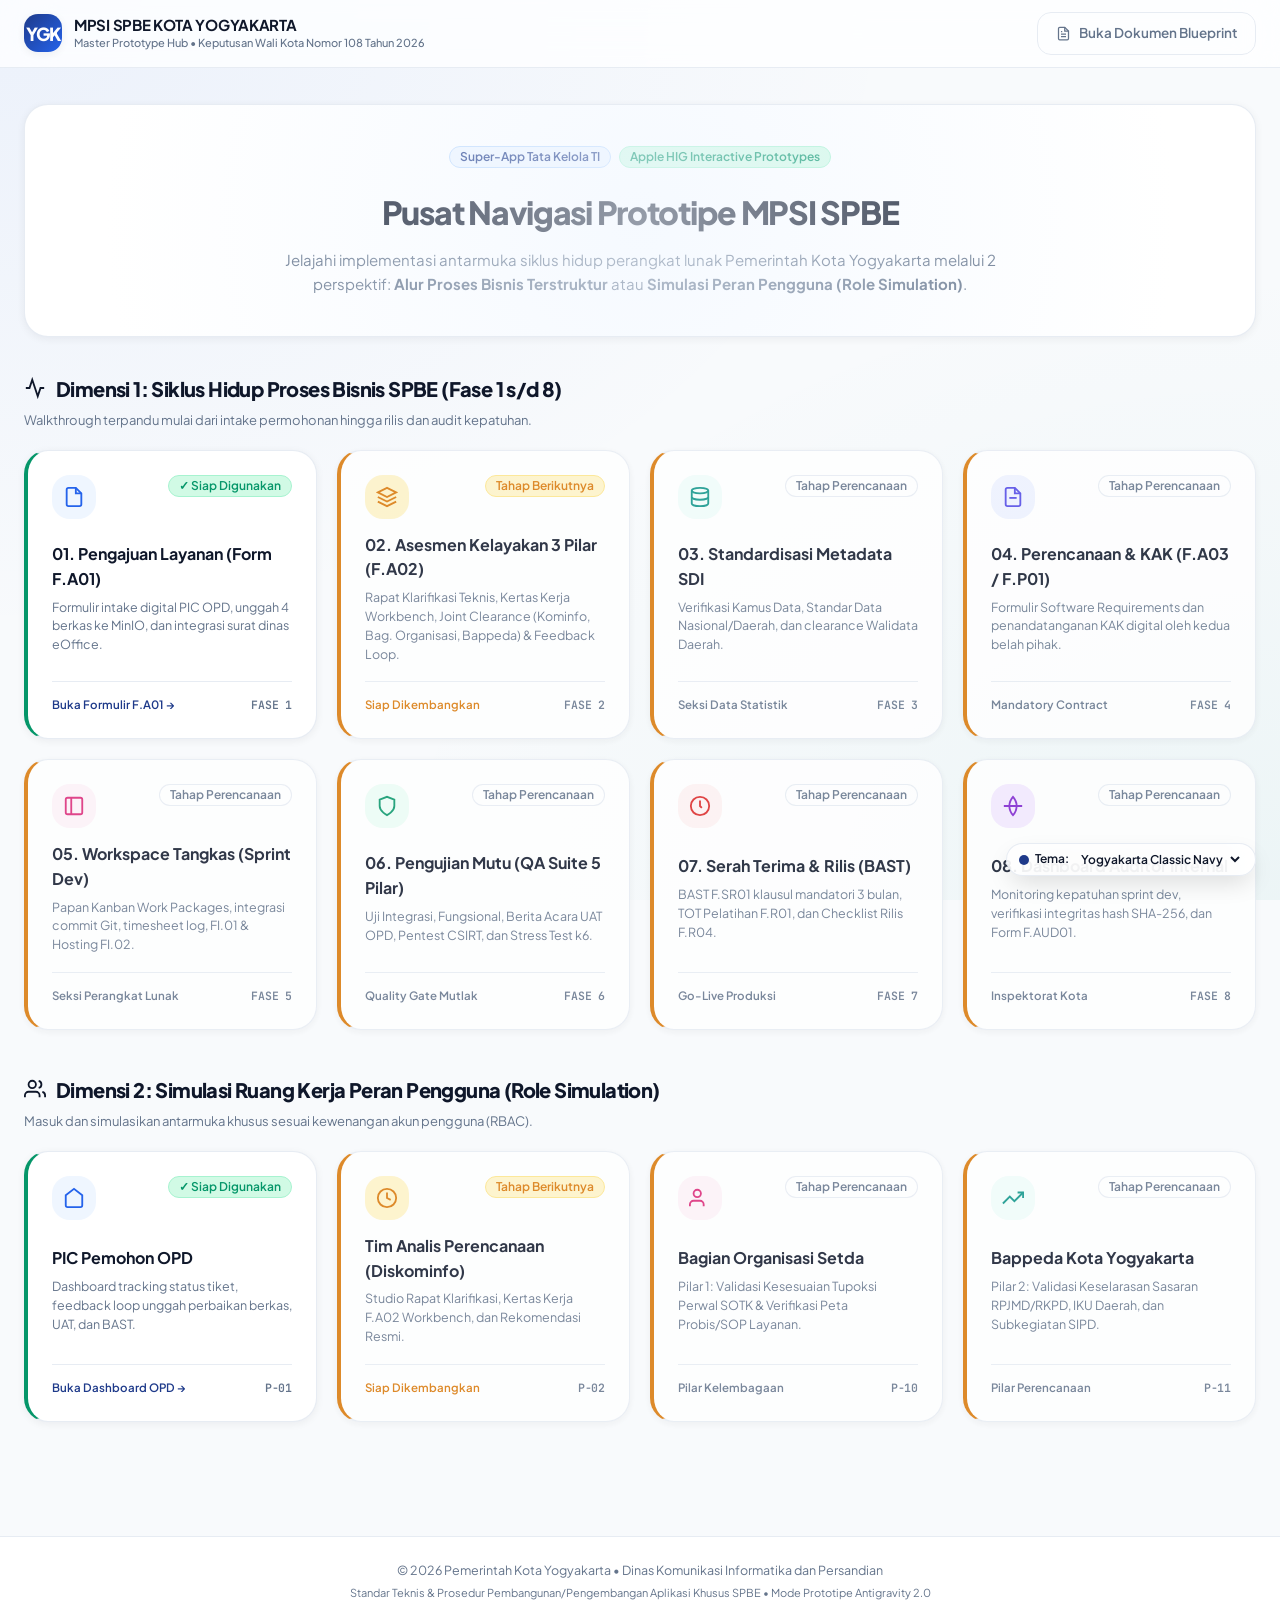
<file: prototype/index.html>
<!DOCTYPE html>
<html lang="id">
<head>
  <meta charset="UTF-8">
  <meta name="viewport" content="width=device-width, initial-scale=1.0">
  <title>MPSI SPBE Kota Yogyakarta - Master Prototype Portal</title>
  <meta name="description" content="Pusat Navigasi Prototipe MPSI SPBE: Jelajahi Siklus Hidup Proses Bisnis (Fase 1 - 8) dan Simulasi Workspace Peran Pengguna (11 Persona).">
  
  <!-- Apple HIG Fonts & Tokens -->
  <link rel="preconnect" href="https://fonts.googleapis.com">
  <link rel="preconnect" href="https://fonts.gstatic.com" crossorigin>
  <link href="https://fonts.googleapis.com/css2?family=Plus+Jakarta+Sans:wght@300;400;500;600;700;800&family=JetBrains+Mono:wght@400;500;600;700&display=swap" rel="stylesheet">
  
  <link rel="stylesheet" href="shared/css/apple-hig.css">
  <style>
    .hub-container {
      max-width: 1320px;
      margin: 36px auto 70px;
      padding: 0 24px;
      width: 100%;
    }

    .hub-hero {
      background: var(--bg-surface);
      border: 1px solid var(--border-subtle);
      border-radius: var(--radius-xl);
      padding: 40px;
      text-align: center;
      box-shadow: var(--shadow-sm);
      margin-bottom: 36px;
      position: relative;
      overflow: hidden;
    }

    .hub-hero::before {
      content: "";
      position: absolute;
      top: -50%;
      left: -20%;
      width: 140%;
      height: 200%;
      background: radial-gradient(circle, var(--primary-light) 0%, transparent 60%);
      opacity: 0.6;
      pointer-events: none;
    }

    .hub-hero h2 {
      font-size: 32px;
      font-weight: 800;
      letter-spacing: -0.04em;
      color: var(--text-main);
      margin: 12px 0 10px;
    }

    .hub-hero p {
      font-size: 15px;
      color: var(--text-muted);
      max-width: 720px;
      margin: 0 auto;
      line-height: 1.6;
    }

    /* Section Grid */
    .section-title {
      font-size: 20px;
      font-weight: 800;
      letter-spacing: -0.03em;
      color: var(--text-main);
      margin-bottom: 6px;
      display: flex;
      align-items: center;
      gap: 10px;
    }

    .section-sub {
      font-size: 13px;
      color: var(--text-muted);
      margin-bottom: 20px;
    }

    .grid-cards {
      display: grid;
      grid-template-columns: repeat(auto-fill, minmax(290px, 1fr));
      gap: 20px;
      margin-bottom: 44px;
    }

    .hub-card {
      background: var(--bg-surface);
      border: 1px solid var(--border-subtle);
      border-radius: var(--radius-xl);
      padding: 24px;
      box-shadow: var(--shadow-sm);
      display: flex;
      flex-direction: column;
      justify-content: space-between;
      transition: all var(--transition-normal);
      text-decoration: none;
      color: inherit;
      position: relative;
    }

    .hub-card:hover {
      transform: translateY(-3px);
      box-shadow: var(--shadow-md);
      border-color: var(--primary-border);
    }

    .hub-card.ready {
      border-left: 4px solid var(--success);
    }

    .hub-card.ready:hover {
      border-color: var(--success);
    }

    .hub-card.wip {
      opacity: 0.85;
      border-left: 4px solid var(--warning);
    }

    .card-top {
      display: flex;
      justify-content: space-between;
      align-items: flex-start;
      margin-bottom: 14px;
    }

    .card-icon {
      width: 44px;
      height: 44px;
      border-radius: var(--radius-lg);
      display: flex;
      align-items: center;
      justify-content: center;
    }

    .card-body h4 {
      font-size: 16px;
      font-weight: 700;
      color: var(--text-main);
      margin-bottom: 6px;
    }

    .card-body p {
      font-size: 12.5px;
      color: var(--text-muted);
      line-height: 1.5;
    }

    .card-footer {
      margin-top: 18px;
      padding-top: 14px;
      border-top: 1px solid var(--border-subtle);
      display: flex;
      justify-content: space-between;
      align-items: center;
      font-size: 11.5px;
      font-weight: 600;
    }
  </style>
</head>
<body>

  <!-- Header -->
  <header class="apple-header">
    <div class="apple-header-inner">
      <div class="brand-badge-group">
        <div class="jogja-shield">YGK</div>
        <div class="brand-info">
          <h1>MPSI SPBE KOTA YOGYAKARTA</h1>
          <span>Master Prototype Hub &bull; Keputusan Wali Kota Nomor 108 Tahun 2026</span>
        </div>
      </div>

      <div style="display:flex; align-items:center; gap:12px;">
        <a href="../Blueprint.md" target="_blank" class="btn-apple btn-apple-ghost">
          <svg width="15" height="15" viewBox="0 0 24 24" fill="none" stroke="currentColor" stroke-width="2"><path d="M14 2H6a2 2 0 0 0-2 2v16a2 2 0 0 0 2 2h12a2 2 0 0 0 2-2V8z"/><polyline points="14 2 14 8 20 8"/><line x1="16" y1="13" x2="8" y2="13"/><line x1="16" y1="17" x2="8" y2="17"/><polyline points="10 9 9 9 8 9"/></svg>
          Buka Dokumen Blueprint
        </a>
      </div>
    </div>
  </header>

  <!-- Main Content -->
  <main class="hub-container">
    
    <!-- Hero Box -->
    <section class="hub-hero">
      <div style="display:inline-flex; gap:8px; margin-bottom:8px;">
        <span class="badge-apple blue">Super-App Tata Kelola TI</span>
        <span class="badge-apple green">Apple HIG Interactive Prototypes</span>
      </div>
      <h2>Pusat Navigasi Prototipe MPSI SPBE</h2>
      <p>
        Jelajahi implementasi antarmuka siklus hidup perangkat lunak Pemerintah Kota Yogyakarta melalui 2 perspektif: <strong>Alur Proses Bisnis Terstruktur</strong> atau <strong>Simulasi Peran Pengguna (Role Simulation)</strong>.
      </p>
    </section>

    <!-- 1. DIMENSI PROSES BISNIS -->
    <section>
      <div class="section-title">
        <svg width="22" height="22" viewBox="0 0 24 24" fill="none" stroke="currentColor" stroke-width="2"><polyline points="22 12 18 12 15 21 9 3 6 12 2 12"/></svg>
        Dimensi 1: Siklus Hidup Proses Bisnis SPBE (Fase 1 s/d 8)
      </div>
      <div class="section-sub">Walkthrough terpandu mulai dari intake permohonan hingga rilis dan audit kepatuhan.</div>

      <div class="grid-cards">
        
        <!-- Fase 1 (READY) -->
        <a href="proses/01-pengajuan-layanan/index.html" class="hub-card ready">
          <div class="card-top">
            <div class="card-icon" style="background:#EFF6FF; color:#2563EB;">
              <svg width="22" height="22" viewBox="0 0 24 24" fill="none" stroke="currentColor" stroke-width="2"><path d="M14 2H6a2 2 0 0 0-2 2v16a2 2 0 0 0 2 2h12a2 2 0 0 0 2-2V8z"/><polyline points="14 2 14 8 20 8"/></svg>
            </div>
            <span class="badge-apple green">&check; Siap Digunakan</span>
          </div>
          <div class="card-body">
            <h4>01. Pengajuan Layanan (Form F.A01)</h4>
            <p>Formulir intake digital PIC OPD, unggah 4 berkas ke MinIO, dan integrasi surat dinas eOffice.</p>
          </div>
          <div class="card-footer">
            <span style="color:var(--primary);">Buka Formulir F.A01 &rarr;</span>
            <span class="text-mono" style="color:var(--text-muted);">FASE 1</span>
          </div>
        </a>

        <!-- Fase 2 (NEXT) -->
        <div class="hub-card wip">
          <div class="card-top">
            <div class="card-icon" style="background:#FEF3C7; color:#D97706;">
              <svg width="22" height="22" viewBox="0 0 24 24" fill="none" stroke="currentColor" stroke-width="2"><polygon points="12 2 2 7 12 12 22 7 12 2"/><polyline points="2 17 12 22 22 17"/><polyline points="2 12 12 17 22 12"/></svg>
            </div>
            <span class="badge-apple amber">Tahap Berikutnya</span>
          </div>
          <div class="card-body">
            <h4>02. Asesmen Kelayakan 3 Pilar (F.A02)</h4>
            <p>Rapat Klarifikasi Teknis, Kertas Kerja Workbench, Joint Clearance (Kominfo, Bag. Organisasi, Bappeda) & Feedback Loop.</p>
          </div>
          <div class="card-footer">
            <span style="color:var(--warning);">Siap Dikembangkan</span>
            <span class="text-mono" style="color:var(--text-muted);">FASE 2</span>
          </div>
        </div>

        <!-- Fase 3 -->
        <div class="hub-card wip">
          <div class="card-top">
            <div class="card-icon" style="background:#F0FDFA; color:#0D9488;">
              <svg width="22" height="22" viewBox="0 0 24 24" fill="none" stroke="currentColor" stroke-width="2"><ellipse cx="12" cy="5" rx="9" ry="3"/><path d="M21 12c0 1.66-4 3-9 3s-9-1.34-9-3"/><path d="M3 5v14c0 1.66 4 3 9 3s9-1.34 9-3V5"/></svg>
            </div>
            <span class="badge-apple gray">Tahap Perencanaan</span>
          </div>
          <div class="card-body">
            <h4>03. Standardisasi Metadata SDI</h4>
            <p>Verifikasi Kamus Data, Standar Data Nasional/Daerah, dan clearance Walidata Daerah.</p>
          </div>
          <div class="card-footer">
            <span style="color:var(--text-muted);">Seksi Data Statistik</span>
            <span class="text-mono" style="color:var(--text-muted);">FASE 3</span>
          </div>
        </div>

        <!-- Fase 4 -->
        <div class="hub-card wip">
          <div class="card-top">
            <div class="card-icon" style="background:#EEF2FF; color:#4F46E5;">
              <svg width="22" height="22" viewBox="0 0 24 24" fill="none" stroke="currentColor" stroke-width="2"><path d="M14 2H6a2 2 0 0 0-2 2v16a2 2 0 0 0 2 2h12a2 2 0 0 0 2-2V8z"/><polyline points="14 2 14 8 20 8"/><line x1="16" y1="13" x2="8" y2="13"/></svg>
            </div>
            <span class="badge-apple gray">Tahap Perencanaan</span>
          </div>
          <div class="card-body">
            <h4>04. Perencanaan & KAK (F.A03 / F.P01)</h4>
            <p>Formulir Software Requirements dan penandatanganan KAK digital oleh kedua belah pihak.</p>
          </div>
          <div class="card-footer">
            <span style="color:var(--text-muted);">Mandatory Contract</span>
            <span class="text-mono" style="color:var(--text-muted);">FASE 4</span>
          </div>
        </div>

        <!-- Fase 5 -->
        <div class="hub-card wip">
          <div class="card-top">
            <div class="card-icon" style="background:#FDF2F8; color:#DB2777;">
              <svg width="22" height="22" viewBox="0 0 24 24" fill="none" stroke="currentColor" stroke-width="2"><rect x="3" y="3" width="18" height="18" rx="2" ry="2"/><line x1="9" y1="3" x2="9" y2="21"/></svg>
            </div>
            <span class="badge-apple gray">Tahap Perencanaan</span>
          </div>
          <div class="card-body">
            <h4>05. Workspace Tangkas (Sprint Dev)</h4>
            <p>Papan Kanban Work Packages, integrasi commit Git, timesheet log, FI.01 & Hosting FI.02.</p>
          </div>
          <div class="card-footer">
            <span style="color:var(--text-muted);">Seksi Perangkat Lunak</span>
            <span class="text-mono" style="color:var(--text-muted);">FASE 5</span>
          </div>
        </div>

        <!-- Fase 6 -->
        <div class="hub-card wip">
          <div class="card-top">
            <div class="card-icon" style="background:#ECFDF5; color:#059669;">
              <svg width="22" height="22" viewBox="0 0 24 24" fill="none" stroke="currentColor" stroke-width="2"><path d="M12 22s8-4 8-10V5l-8-3-8 3v7c0 6 8 10 8 10z"/></svg>
            </div>
            <span class="badge-apple gray">Tahap Perencanaan</span>
          </div>
          <div class="card-body">
            <h4>06. Pengujian Mutu (QA Suite 5 Pilar)</h4>
            <p>Uji Integrasi, Fungsional, Berita Acara UAT OPD, Pentest CSIRT, dan Stress Test k6.</p>
          </div>
          <div class="card-footer">
            <span style="color:var(--text-muted);">Quality Gate Mutlak</span>
            <span class="text-mono" style="color:var(--text-muted);">FASE 6</span>
          </div>
        </div>

        <!-- Fase 7 -->
        <div class="hub-card wip">
          <div class="card-top">
            <div class="card-icon" style="background:#FEF2F2; color:#DC2626;">
              <svg width="22" height="22" viewBox="0 0 24 24" fill="none" stroke="currentColor" stroke-width="2"><circle cx="12" cy="12" r="10"/><polyline points="12 6 12 12 14 14"/></svg>
            </div>
            <span class="badge-apple gray">Tahap Perencanaan</span>
          </div>
          <div class="card-body">
            <h4>07. Serah Terima & Rilis (BAST)</h4>
            <p>BAST F.SR01 klausul mandatori 3 bulan, TOT Pelatihan F.R01, dan Checklist Rilis F.R04.</p>
          </div>
          <div class="card-footer">
            <span style="color:var(--text-muted);">Go-Live Produksi</span>
            <span class="text-mono" style="color:var(--text-muted);">FASE 7</span>
          </div>
        </div>

        <!-- Fase 8 -->
        <div class="hub-card wip">
          <div class="card-top">
            <div class="card-icon" style="background:#F3E8FF; color:#7E22CE;">
              <svg width="22" height="22" viewBox="0 0 24 24" fill="none" stroke="currentColor" stroke-width="2"><path d="M2 12h20M12 2a15.3 15.3 0 0 1 4 10 15.3 15.3 0 0 1-4 10 15.3 15.3 0 0 1-4-10 15.3 15.3 0 0 1 4-10z"/></svg>
            </div>
            <span class="badge-apple gray">Tahap Perencanaan</span>
          </div>
          <div class="card-body">
            <h4>08. Dashboard Auditor Internal</h4>
            <p>Monitoring kepatuhan sprint dev, verifikasi integritas hash SHA-256, dan Form F.AUD01.</p>
          </div>
          <div class="card-footer">
            <span style="color:var(--text-muted);">Inspektorat Kota</span>
            <span class="text-mono" style="color:var(--text-muted);">FASE 8</span>
          </div>
        </div>

      </div>
    </section>

    <!-- 2. DIMENSI PERAN PENGGUNA -->
    <section>
      <div class="section-title">
        <svg width="22" height="22" viewBox="0 0 24 24" fill="none" stroke="currentColor" stroke-width="2"><path d="M17 21v-2a4 4 0 0 0-4-4H5a4 4 0 0 0-4 4v2"/><circle cx="9" cy="7" r="4"/><path d="M23 21v-2a4 4 0 0 0-3-3.87"/><path d="M16 3.13a4 4 0 0 1 0 7.75"/></svg>
        Dimensi 2: Simulasi Ruang Kerja Peran Pengguna (Role Simulation)
      </div>
      <div class="section-sub">Masuk dan simulasikan antarmuka khusus sesuai kewenangan akun pengguna (RBAC).</div>

      <div class="grid-cards">
        
        <!-- Role 1: OPD (READY) -->
        <a href="peran/01-opd-pemohon/index.html" class="hub-card ready">
          <div class="card-top">
            <div class="card-icon" style="background:#EFF6FF; color:#2563EB;">
              <svg width="22" height="22" viewBox="0 0 24 24" fill="none" stroke="currentColor" stroke-width="2"><path d="M3 9l9-7 9 7v11a2 2 0 0 1-2 2H5a2 2 0 0 1-2-2z"/></svg>
            </div>
            <span class="badge-apple green">&check; Siap Digunakan</span>
          </div>
          <div class="card-body">
            <h4>PIC Pemohon OPD</h4>
            <p>Dashboard tracking status tiket, feedback loop unggah perbaikan berkas, UAT, dan BAST.</p>
          </div>
          <div class="card-footer">
            <span style="color:var(--primary);">Buka Dashboard OPD &rarr;</span>
            <span class="text-mono" style="color:var(--text-muted);">P-01</span>
          </div>
        </a>

        <!-- Role 2: Analis Perencanaan -->
        <div class="hub-card wip">
          <div class="card-top">
            <div class="card-icon" style="background:#FEF3C7; color:#D97706;">
              <svg width="22" height="22" viewBox="0 0 24 24" fill="none" stroke="currentColor" stroke-width="2"><circle cx="12" cy="12" r="10"/><path d="M12 6v6l4 2"/></svg>
            </div>
            <span class="badge-apple amber">Tahap Berikutnya</span>
          </div>
          <div class="card-body">
            <h4>Tim Analis Perencanaan (Diskominfo)</h4>
            <p>Studio Rapat Klarifikasi, Kertas Kerja F.A02 Workbench, dan Rekomendasi Resmi.</p>
          </div>
          <div class="card-footer">
            <span style="color:var(--warning);">Siap Dikembangkan</span>
            <span class="text-mono" style="color:var(--text-muted);">P-02</span>
          </div>
        </div>

        <!-- Role 3: Bagian Organisasi -->
        <div class="hub-card wip">
          <div class="card-top">
            <div class="card-icon" style="background:#FDF2F8; color:#DB2777;">
              <svg width="22" height="22" viewBox="0 0 24 24" fill="none" stroke="currentColor" stroke-width="2"><path d="M16 21v-2a4 4 0 0 0-4-4H5a4 4 0 0 0-4 4v2"/><circle cx="9" cy="7" r="4"/></svg>
            </div>
            <span class="badge-apple gray">Tahap Perencanaan</span>
          </div>
          <div class="card-body">
            <h4>Bagian Organisasi Setda</h4>
            <p>Pilar 1: Validasi Kesesuaian Tupoksi Perwal SOTK & Verifikasi Peta Probis/SOP Layanan.</p>
          </div>
          <div class="card-footer">
            <span style="color:var(--text-muted);">Pilar Kelembagaan</span>
            <span class="text-mono" style="color:var(--text-muted);">P-10</span>
          </div>
        </div>

        <!-- Role 4: Bappeda -->
        <div class="hub-card wip">
          <div class="card-top">
            <div class="card-icon" style="background:#F0FDFA; color:#0D9488;">
              <svg width="22" height="22" viewBox="0 0 24 24" fill="none" stroke="currentColor" stroke-width="2"><polyline points="23 6 13.5 15.5 8.5 10.5 1 18"/><polyline points="17 6 23 6 23 12"/></svg>
            </div>
            <span class="badge-apple gray">Tahap Perencanaan</span>
          </div>
          <div class="card-body">
            <h4>Bappeda Kota Yogyakarta</h4>
            <p>Pilar 2: Validasi Keselarasan Sasaran RPJMD/RKPD, IKU Daerah, dan Subkegiatan SIPD.</p>
          </div>
          <div class="card-footer">
            <span style="color:var(--text-muted);">Pilar Perencanaan</span>
            <span class="text-mono" style="color:var(--text-muted);">P-11</span>
          </div>
        </div>

      </div>
    </section>

  </main>

  <!-- Apple Footer -->
  <footer class="apple-footer">
    <p>&copy; 2026 Pemerintah Kota Yogyakarta &bull; Dinas Komunikasi Informatika dan Persandian</p>
    <p style="margin-top:4px; font-size:11px;">
      Standar Teknis & Prosedur Pembangunan/Pengembangan Aplikasi Khusus SPBE &bull; Mode Prototipe Antigravity 2.0
    </p>
  </footer>

  <!-- Scripts -->
  <script src="shared/js/mock-db.js"></script>
  <script src="shared/js/theme-switcher.js"></script>
</body>
</html>
</file>
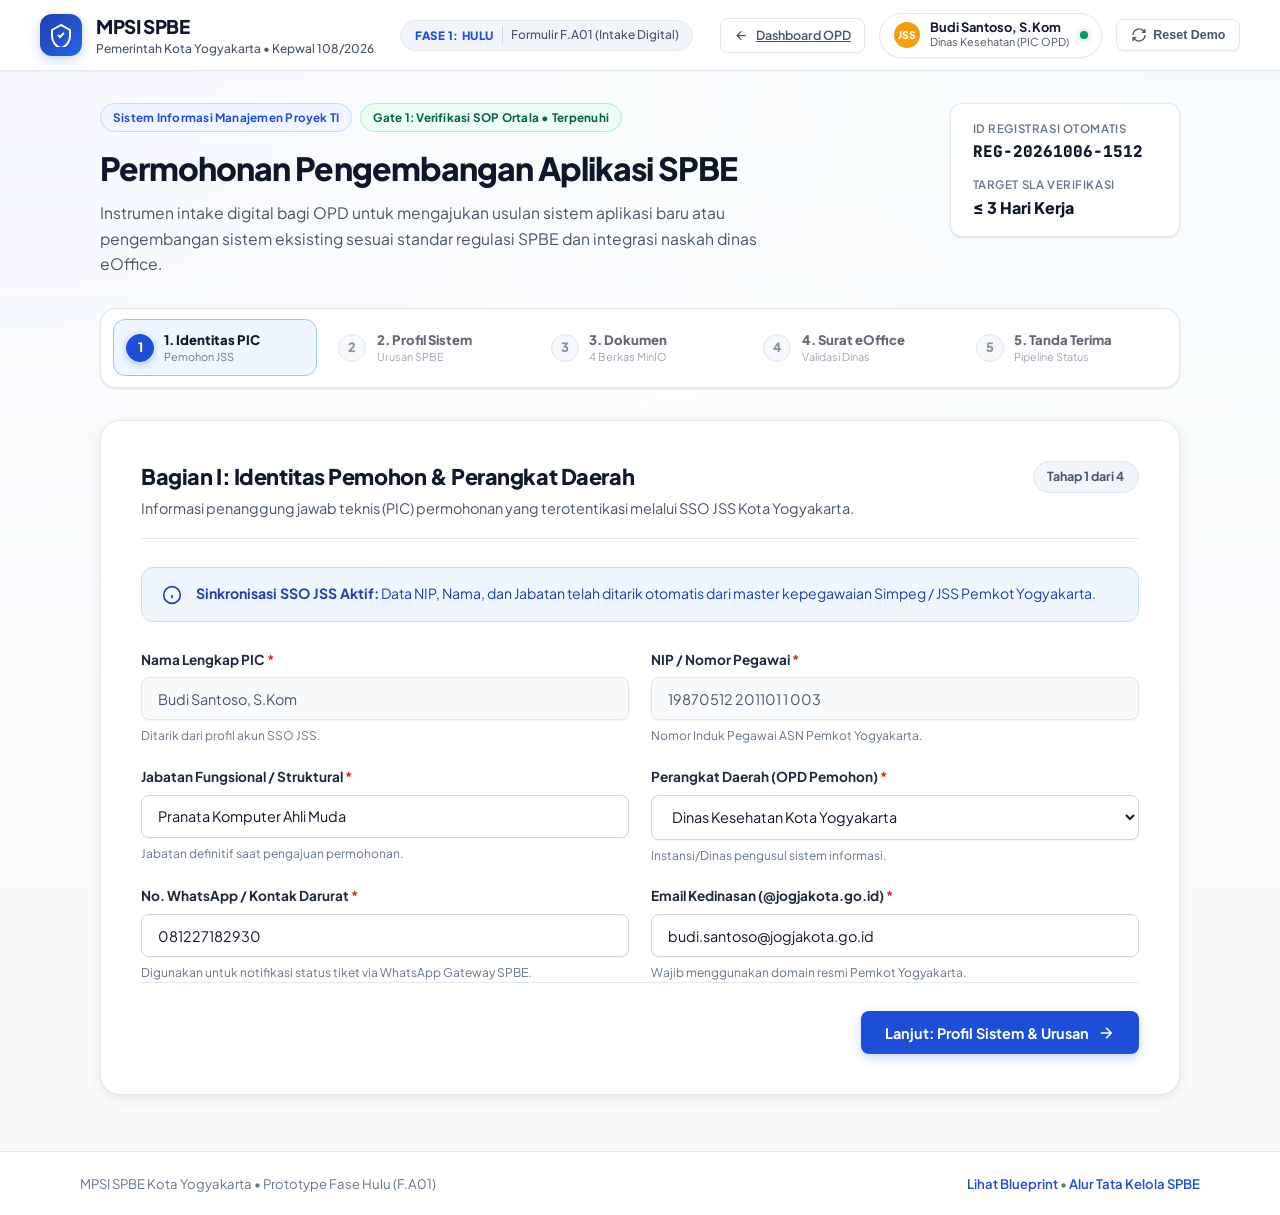
<file: prototype/fase-hulu/index.html>
<!DOCTYPE html>
<html lang="id">
<head>
  <meta charset="UTF-8">
  <meta name="viewport" content="width=device-width, initial-scale=1.0">
  <title>MPSI SPBE Kota Yogyakarta - Prototype Fase Hulu (Form F.A01)</title>
  <meta name="description" content="Prototype Interaktif Fase Hulu: Intake Permohonan Pengembangan Aplikasi SPBE, Upload Persyaratan, dan Integrasi eOffice (Form F.A01) Pemerintah Kota Yogyakarta.">
  <link rel="preconnect" href="https://fonts.googleapis.com">
  <link rel="preconnect" href="https://fonts.gstatic.com" crossorigin>
  <link href="https://fonts.googleapis.com/css2?family=Plus+Jakarta+Sans:wght@300;400;500;600;700;800&family=JetBrains+Mono:wght@400;500;600&display=swap" rel="stylesheet">
  <link rel="stylesheet" href="style.css">
</head>
<body>
  <!-- Header Bar -->
  <header class="top-nav" id="topNav">
    <div class="nav-container">
      <div class="brand-group">
        <div class="logo-shield">
          <svg width="24" height="24" viewBox="0 0 24 24" fill="none" stroke="currentColor" stroke-width="2">
            <path d="M12 2L3 7v6c0 5.55 3.84 10.74 9 12 5.16-1.26 9-6.45 9-12V7l-9-5z"/>
            <path d="M9 12l2 2 4-4"/>
          </svg>
        </div>
        <div class="brand-text">
          <span class="brand-title">MPSI SPBE</span>
          <span class="brand-subtitle">Pemerintah Kota Yogyakarta &bull; Kepwal 108/2026</span>
        </div>
      </div>

      <div class="nav-center-badge">
        <span class="phase-tag">FASE 1: HULU</span>
        <span class="form-badge">Formulir F.A01 (Intake Digital)</span>
      </div>

      <div class="nav-actions">
        <a href="dashboard-opd.html" class="btn-ghost-sm" title="Kembali ke Dashboard Admin OPD">
          <svg width="15" height="15" viewBox="0 0 24 24" fill="none" stroke="currentColor" stroke-width="2"><path d="M19 12H5M12 19l-7-7 7-7"/></svg>
          Dashboard OPD
        </a>
        <div class="sso-badge" id="ssoBadge" title="Terotentikasi via Jogja Smart Service (JSS)">
          <div class="sso-avatar">JSS</div>
          <div class="sso-info">
            <span class="sso-name">Budi Santoso, S.Kom</span>
            <span class="sso-opd">Dinas Kesehatan (PIC OPD)</span>
          </div>
          <span class="sso-status-dot"></span>
        </div>
        <button type="button" class="btn-ghost-sm" id="btnResetForm" title="Reset Simulasi">
          <svg width="16" height="16" viewBox="0 0 24 24" fill="none" stroke="currentColor" stroke-width="2"><path d="M3 12a9 9 0 0 1 15-6.7L21 8M21 3v5h-5M21 12a9 9 0 0 1-15 6.7L3 16M3 21v-5h5"/></svg>
          Reset Demo
        </button>
      </div>
    </div>
  </header>

  <!-- Main Content Layout -->
  <main class="page-container" id="mainContainer">
    <!-- Breadcrumb & Page Title -->
    <section class="page-header">
      <div class="page-title-wrap">
        <div class="badge-row">
          <span class="badge-soft blue">Sistem Informasi Manajemen Proyek TI</span>
          <span class="badge-soft green">Gate 1: Verifikasi SOP Ortala &bull; Terpenuhi</span>
        </div>
        <h1 class="page-title">Permohonan Pengembangan Aplikasi SPBE</h1>
        <p class="page-desc">
          Instrumen intake digital bagi OPD untuk mengajukan usulan sistem aplikasi baru atau pengembangan sistem eksisting sesuai standar regulasi SPBE dan integrasi naskah dinas eOffice.
        </p>
      </div>
      <div class="quick-meta-card">
        <div class="meta-item">
          <span class="meta-label">ID Registrasi Otomatis</span>
          <span class="meta-value text-mono text-accent" id="previewRegNumber">REG-20261006-0042</span>
        </div>
        <div class="meta-item">
          <span class="meta-label">Target SLA Verifikasi</span>
          <span class="meta-value">&le; 3 Hari Kerja</span>
        </div>
      </div>
    </section>

    <!-- Stepper Navigation (Dinamis 100% Fit & Tanpa Scroll Horizontal) -->
    <nav class="stepper-bar" aria-label="Progress Permohonan">
      <div class="step-item active" data-step="1" id="stepIndicator1">
        <div class="step-num">1</div>
        <div class="step-labels">
          <span class="step-title">1. Identitas PIC</span>
          <span class="step-sub">Pemohon JSS</span>
        </div>
      </div>

      <div class="step-item" data-step="2" id="stepIndicator2">
        <div class="step-num">2</div>
        <div class="step-labels">
          <span class="step-title">2. Profil Sistem</span>
          <span class="step-sub">Urusan SPBE</span>
        </div>
      </div>

      <div class="step-item" data-step="3" id="stepIndicator3">
        <div class="step-num">3</div>
        <div class="step-labels">
          <span class="step-title">3. Dokumen</span>
          <span class="step-sub">4 Berkas MinIO</span>
        </div>
      </div>

      <div class="step-item" data-step="4" id="stepIndicator4">
        <div class="step-num">4</div>
        <div class="step-labels">
          <span class="step-title">4. Surat eOffice</span>
          <span class="step-sub">Validasi Dinas</span>
        </div>
      </div>

      <div class="step-item" data-step="5" id="stepIndicator5">
        <div class="step-num">5</div>
        <div class="step-labels">
          <span class="step-title">5. Tanda Terima</span>
          <span class="step-sub">Pipeline Status</span>
        </div>
      </div>
    </nav>

    <!-- Form Content Container -->
    <div class="card-glass form-card">
      <form id="formFA01" novalidate>
        
        <!-- ================= STEP 1: IDENTITAS PEMOHON ================= -->
        <fieldset class="step-content active" id="stepPanel1">
          <div class="step-panel-header">
            <div>
              <h2 class="section-title">Bagian I: Identitas Pemohon & Perangkat Daerah</h2>
              <p class="section-sub">Informasi penanggung jawab teknis (PIC) permohonan yang terotentikasi melalui SSO JSS Kota Yogyakarta.</p>
            </div>
            <div class="section-tag">Tahap 1 dari 4</div>
          </div>

          <div class="info-banner blue-banner">
            <svg width="20" height="20" viewBox="0 0 24 24" fill="none" stroke="currentColor" stroke-width="2"><circle cx="12" cy="12" r="10"/><line x1="12" y1="16" x2="12" y2="12"/><line x1="12" y1="8" x2="12.01" y2="8"/></svg>
            <div>
              <strong>Sinkronisasi SSO JSS Aktif:</strong> Data NIP, Nama, dan Jabatan telah ditarik otomatis dari master kepegawaian Simpeg / JSS Pemkot Yogyakarta.
            </div>
          </div>

          <div class="form-grid">
            <div class="form-group col-span-6">
              <label for="picName" class="form-label required">Nama Lengkap PIC</label>
              <input type="text" id="picName" class="form-control" value="Budi Santoso, S.Kom" required readonly>
              <span class="form-hint">Ditarik dari profil akun SSO JSS.</span>
            </div>

            <div class="form-group col-span-6">
              <label for="picNip" class="form-label required">NIP / Nomor Pegawai</label>
              <input type="text" id="picNip" class="form-control text-mono" value="19870512 201101 1 003" required readonly>
              <span class="form-hint">Nomor Induk Pegawai ASN Pemkot Yogyakarta.</span>
            </div>

            <div class="form-group col-span-6">
              <label for="picJabatan" class="form-label required">Jabatan Fungsional / Struktural</label>
              <input type="text" id="picJabatan" class="form-control" value="Pranata Komputer Ahli Muda" required>
              <span class="form-hint">Jabatan definitif saat pengajuan permohonan.</span>
            </div>

            <div class="form-group col-span-6">
              <label for="picOpd" class="form-label required">Perangkat Daerah (OPD Pemohon)</label>
              <select id="picOpd" class="form-select" required>
                <option value="Dinas Kesehatan" selected>Dinas Kesehatan Kota Yogyakarta</option>
                <option value="Dinas Pendidikan Pemuda dan Olahraga">Dinas Pendidikan Pemuda dan Olahraga</option>
                <option value="Dinas Penanaman Modal dan PTSP">Dinas Penanaman Modal dan PTSP</option>
                <option value="Dinas Kependudukan dan Pencatatan Sipil">Dinas Kependudukan dan Pencatatan Sipil</option>
                <option value="Dinas Sosial Tenaga Kerja dan Transmigrasi">Dinas Sosial Tenaga Kerja dan Transmigrasi</option>
                <option value="Badan Pengelolaan Keuangan dan Aset Daerah">Badan Pengelolaan Keuangan dan Aset Daerah (BPKAD)</option>
                <option value="Badan Perencanaan Pembangunan Daerah">Badan Perencanaan Pembangunan Daerah (Bappeda)</option>
                <option value="Bagian Organisasi Setda">Bagian Organisasi Sekretariat Daerah</option>
              </select>
              <span class="form-hint">Instansi/Dinas pengusul sistem informasi.</span>
            </div>

            <div class="form-group col-span-6">
              <label for="picPhone" class="form-label required">No. WhatsApp / Kontak Darurat</label>
              <input type="tel" id="picPhone" class="form-control" placeholder="Contoh: 081234567890" value="081227182930" required>
              <span class="form-hint">Digunakan untuk notifikasi status tiket via WhatsApp Gateway SPBE.</span>
            </div>

            <div class="form-group col-span-6">
              <label for="picEmail" class="form-label required">Email Kedinasan (@jogjakota.go.id)</label>
              <input type="email" id="picEmail" class="form-control" value="budi.santoso@jogjakota.go.id" required>
              <span class="form-hint">Wajib menggunakan domain resmi Pemkot Yogyakarta.</span>
            </div>
          </div>

          <div class="form-footer-actions">
            <div></div>
            <button type="button" class="btn btn-primary btn-next" data-next="2">
              Lanjut: Profil Sistem & Urusan
              <svg width="18" height="18" viewBox="0 0 24 24" fill="none" stroke="currentColor" stroke-width="2"><path d="M5 12h14M12 5l7 7-7 7"/></svg>
            </button>
          </div>
        </fieldset>

        <!-- ================= STEP 2: PROFIL SISTEM & PROBIS ================= -->
        <fieldset class="step-content" id="stepPanel2">
          <div class="step-panel-header">
            <div>
              <h2 class="section-title">Bagian II: Informasi Umum & Profil Aplikasi</h2>
              <p class="section-sub">Spesifikasi ruang lingkup, urusan layanan SPBE, dan latar belakang kebutuhan usulan.</p>
            </div>
            <div class="section-tag">Tahap 2 dari 4</div>
          </div>

          <div class="form-grid">
            <div class="form-group col-span-8">
              <label for="appName" class="form-label required">Nama Lengkap Aplikasi</label>
              <input type="text" id="appName" class="form-control" placeholder="Contoh: Sistem Informasi Monitoring Gizi dan Pencegahan Stunting Terpadu" value="Sistem Informasi Pelayanan Rujukan Kesehatan Terpadu" required>
            </div>

            <div class="form-group col-span-4">
              <label for="appAcronym" class="form-label required">Usulan Akronim / Singkatan</label>
              <input type="text" id="appAcronym" class="form-control text-mono uppercase" placeholder="Contoh: SIM-GIZI" value="SIP-RUJUK" maxlength="12" required>
            </div>

            <div class="form-group col-span-6">
              <label for="appScope" class="form-label required">Tipe Permohonan</label>
              <select id="appScope" class="form-select" required>
                <option value="BARU" selected>Pembangunan Aplikasi Baru (Belum Pernah Ada)</option>
                <option value="PENGEMBANGAN_BESAR">Pengembangan Fitur Mayor / Re-Arsitektur Sistem Eksisting</option>
                <option value="INTEGRASI_API">Integrasi Interoperabilitas / Modul API Baru</option>
              </select>
            </div>

            <div class="form-group col-span-6">
              <label for="appDomain" class="form-label required">Domain Arsitektur SPBE</label>
              <select id="appDomain" class="form-select" required>
                <option value="LAYANAN_PUBLIK" selected>Domain Layanan Publik (Masyarakat / Pasien / Faskes)</option>
                <option value="ADMINISTRASI_PEMERINTAHAN">Domain Administrasi Pemerintahan (Internal G2G)</option>
                <option value="SATU_DATA_DAERAH">Domain Tata Kelola Satu Data Daerah</option>
              </select>
            </div>

            <div class="form-group col-span-12">
              <label for="appBackground" class="form-label required">Latar Belakang & Urgensi Kebutuhan</label>
              <textarea id="appBackground" class="form-control" rows="5" placeholder="Uraikan kendala operasional yang dihadapi saat ini dan mengapa sistem ini mendesak untuk dibangun..." required>Saat ini koordinasi rujukan pasien antar 18 Puskesmas dan RSUD Kota Yogyakarta masih menggunakan formulir kertas dan pesan instan manual. Hal ini memperlambat penanganan gawat darurat dan menyulitkan pelacakan ketersediaan tempat tidur (bed occupancy rate) secara real-time.</textarea>
            </div>

            <div class="form-group col-span-12">
              <label for="appObjective" class="form-label required">Tujuan & Manfaat Terukur</label>
              <textarea id="appObjective" class="form-control" rows="4" placeholder="Sebutkan output dan KPI dampak layanan yang diharapkan..." required>Mempercepat waktu tanggap konfirmasi rujukan faskes dari rata-rata 45 menit menjadi &le; 10 menit, serta mengintegrasikan riwayat rekam medis dasar ke Super-App JSS.</textarea>
            </div>

            <div class="form-group col-span-4">
              <label for="targetAudience" class="form-label required">Target Pengguna Utama</label>
              <select id="targetAudience" class="form-select" required>
                <option value="Campuran ASN & Masyarakat" selected>Campuran ASN Nakes & Warga JSS</option>
                <option value="Masyarakat Umum">Masyarakat Umum Kota Yogyakarta</option>
                <option value="Internal ASN Pemkot">Khusus ASN / Pegawai Pemkot</option>
              </select>
            </div>

            <div class="form-group col-span-4">
              <label for="userEstimate" class="form-label required">Estimasi Beban Pengguna</label>
              <select id="userEstimate" class="form-select" required>
                <option value="Sedang (1.000 - 10.000 transaksi/bln)" selected>Sedang (1.000 - 10.000 trx/bln)</option>
                <option value="Tinggi (> 10.000 transaksi/bln)">Tinggi (&gt; 10.000 trx/bln)</option>
                <option value="Rendah (< 1.000 transaksi/bln)">Rendah (&lt; 1.000 trx/bln)</option>
              </select>
            </div>

            <div class="form-group col-span-4">
              <label for="platformType" class="form-label required">Target Platform</label>
              <select id="platformType" class="form-select" required>
                <option value="Web & JSS Mobile Integration" selected>Web Portal & Modul JSS Mobile</option>
                <option value="Web Application Only">Web Portal Saja (Responsive)</option>
                <option value="API Service / Middleware">Layanan API / Service Bus Saja</option>
              </select>
            </div>
          </div>

          <div class="form-footer-actions">
            <button type="button" class="btn btn-secondary btn-prev" data-prev="1">
              <svg width="18" height="18" viewBox="0 0 24 24" fill="none" stroke="currentColor" stroke-width="2"><path d="M19 12H5M12 19l-7-7 7-7"/></svg>
              Kembali
            </button>
            <button type="button" class="btn btn-primary btn-next" data-next="3">
              Lanjut: Dokumen Persyaratan
              <svg width="18" height="18" viewBox="0 0 24 24" fill="none" stroke="currentColor" stroke-width="2"><path d="M5 12h14M12 5l7 7-7 7"/></svg>
            </button>
          </div>
        </fieldset>

        <!-- ================= STEP 3: DOKUMEN PERSYARATAN ================= -->
        <fieldset class="step-content" id="stepPanel3">
          <div class="step-panel-header">
            <div>
              <h2 class="section-title">Bagian III: Pengunggahan 4 Dokumen Persyaratan</h2>
              <p class="section-sub">Lampiran wajib berformat PDF asli (diverifikasi magic bytes %PDF-) dan disimpan pada repositori MinIO terenkripsi.</p>
            </div>
            <div class="section-tag">Tahap 3 dari 4</div>
          </div>

          <div class="info-banner amber-banner">
            <svg width="20" height="20" viewBox="0 0 24 24" fill="none" stroke="currentColor" stroke-width="2"><path d="M10.29 3.86L1.82 18a2 2 0 0 0 1.71 3h16.94a2 2 0 0 0 1.71-3L13.71 3.86a2 2 0 0 0-3.42 0z"/><line x1="12" y1="9" x2="12" y2="13"/><line x1="12" y1="17" x2="12.01" y2="17"/></svg>
            <div>
              <strong>Kepatuhan Gate 1 (Bagian Organisasi):</strong> Lampiran Draf SOP Layanan wajib telah dikonsultasikan dengan Bagian Organisasi Setda untuk menghindari penolakan pada tahapan telaah F.A02.
            </div>
          </div>

          <!-- Document Upload Slots Grid -->
          <div class="doc-upload-grid">
            
            <!-- Doc 1 -->
            <div class="doc-card" id="docCard1">
              <div class="doc-card-top">
                <div class="doc-icon">
                  <svg width="24" height="24" viewBox="0 0 24 24" fill="none" stroke="currentColor" stroke-width="2"><path d="M14 2H6a2 2 0 0 0-2 2v16a2 2 0 0 0 2 2h12a2 2 0 0 0 2-2V8z"/><polyline points="14 2 14 8 20 8"/><line x1="16" y1="13" x2="8" y2="13"/><line x1="16" y1="17" x2="8" y2="17"/><polyline points="10 9 9 9 8 9"/></svg>
                </div>
                <div>
                  <h3 class="doc-title">1. Draf SOP Layanan / Probismis</h3>
                  <span class="doc-badge required-badge">Wajib &bull; SOP Ortala</span>
                </div>
              </div>
              <p class="doc-desc">Standar Operasional Prosedur pelayanan yang disetujui pimpinan OPD dan draf konsolidasi Ortala.</p>
              
              <div class="upload-dropzone" data-target="fileSop" id="dropzoneSop">
                <input type="file" id="fileSop" class="file-input-hidden" accept=".pdf" data-doc-title="SOP_Layanan_Rujukan_2026.pdf" data-size="1.4 MB">
                <div class="drop-prompt">
                  <svg width="20" height="20" viewBox="0 0 24 24" fill="none" stroke="currentColor" stroke-width="2"><path d="M21 15v4a2 2 0 0 1-2 2H5a2 2 0 0 1-2-2v-4"/><polyline points="17 8 12 3 7 8"/><line x1="12" y1="3" x2="12" y2="15"/></svg>
                  <span>Klik atau Drag & Drop PDF</span>
                </div>
              </div>
              <div class="file-preview-pill active" id="pillSop">
                <span class="file-pill-name">SOP_Layanan_Rujukan_2026.pdf</span>
                <span class="file-pill-size">1.4 MB</span>
                <span class="file-pill-status">✅ Siap Upload</span>
              </div>
            </div>

            <!-- Doc 2 -->
            <div class="doc-card" id="docCard2">
              <div class="doc-card-top">
                <div class="doc-icon">
                  <svg width="24" height="24" viewBox="0 0 24 24" fill="none" stroke="currentColor" stroke-width="2"><path d="M12 22s8-4 8-10V5l-8-3-8 3v7c0 6 8 10 8 10z"/></svg>
                </div>
                <div>
                  <h3 class="doc-title">2. Dasar Hukum & Tupoksi</h3>
                  <span class="doc-badge required-badge">Wajib &bull; Legalitas</span>
                </div>
              </div>
              <p class="doc-desc">Perbup/Perwal SOTK, SK Kepala Dinas, atau regulasi kementerian terkait penugasan layanan.</p>
              
              <div class="upload-dropzone" data-target="fileLegal" id="dropzoneLegal">
                <input type="file" id="fileLegal" class="file-input-hidden" accept=".pdf" data-doc-title="Perwal_SOTK_Dinkes_Pasal14.pdf" data-size="890 KB">
                <div class="drop-prompt">
                  <svg width="20" height="20" viewBox="0 0 24 24" fill="none" stroke="currentColor" stroke-width="2"><path d="M21 15v4a2 2 0 0 1-2 2H5a2 2 0 0 1-2-2v-4"/><polyline points="17 8 12 3 7 8"/><line x1="12" y1="3" x2="12" y2="15"/></svg>
                  <span>Klik atau Drag & Drop PDF</span>
                </div>
              </div>
              <div class="file-preview-pill active" id="pillLegal">
                <span class="file-pill-name">Perwal_SOTK_Dinkes_Pasal14.pdf</span>
                <span class="file-pill-size">890 KB</span>
                <span class="file-pill-status">✅ Siap Upload</span>
              </div>
            </div>

            <!-- Doc 3 -->
            <div class="doc-card" id="docCard3">
              <div class="doc-card-top">
                <div class="doc-icon">
                  <svg width="24" height="24" viewBox="0 0 24 24" fill="none" stroke="currentColor" stroke-width="2"><rect x="3" y="3" width="18" height="18" rx="2" ry="2"/><line x1="3" y1="9" x2="21" y2="9"/><line x1="9" y1="21" x2="9" y2="9"/></svg>
                </div>
                <div>
                  <h3 class="doc-title">3. Peta Proses Bisnis Layanan</h3>
                  <span class="doc-badge required-badge">Wajib &bull; Diagram Alir</span>
                </div>
              </div>
              <p class="doc-desc">Diagram flowchart alur kerja pemohon, petugas loket, verifikator, hingga output terbit.</p>
              
              <div class="upload-dropzone" data-target="fileFlowchart" id="dropzoneFlowchart">
                <input type="file" id="fileFlowchart" class="file-input-hidden" accept=".pdf" data-doc-title="Peta_Probis_Alur_Rujukan_Faskes.pdf" data-size="2.1 MB">
                <div class="drop-prompt">
                  <svg width="20" height="20" viewBox="0 0 24 24" fill="none" stroke="currentColor" stroke-width="2"><path d="M21 15v4a2 2 0 0 1-2 2H5a2 2 0 0 1-2-2v-4"/><polyline points="17 8 12 3 7 8"/><line x1="12" y1="3" x2="12" y2="15"/></svg>
                  <span>Klik atau Drag & Drop PDF</span>
                </div>
              </div>
              <div class="file-preview-pill active" id="pillFlowchart">
                <span class="file-pill-name">Peta_Probis_Alur_Rujukan_Faskes.pdf</span>
                <span class="file-pill-size">2.1 MB</span>
                <span class="file-pill-status">✅ Siap Upload</span>
              </div>
            </div>

            <!-- Doc 4 -->
            <div class="doc-card" id="docCard4">
              <div class="doc-card-top">
                <div class="doc-icon">
                  <svg width="24" height="24" viewBox="0 0 24 24" fill="none" stroke="currentColor" stroke-width="2"><polygon points="12 2 2 7 12 12 22 7 12 2"><polyline points="2 17 12 22 22 17"/><polyline points="2 12 12 17 22 12"/></svg>
                </div>
                <div>
                  <h3 class="doc-title">4. Usulan Kamus Data & Output</h3>
                  <span class="doc-badge optional-badge">Dianjurkan &bull; Satu Data</span>
                </div>
              </div>
              <p class="doc-desc">Daftar variabel input-output atau format laporan yang dibutuhkan untuk integrasi SDI.</p>
              
              <div class="upload-dropzone" data-target="fileData" id="dropzoneData">
                <input type="file" id="fileData" class="file-input-hidden" accept=".pdf" data-doc-title="Draf_Variabel_Data_Rujukan.pdf" data-size="650 KB">
                <div class="drop-prompt">
                  <svg width="20" height="20" viewBox="0 0 24 24" fill="none" stroke="currentColor" stroke-width="2"><path d="M21 15v4a2 2 0 0 1-2 2H5a2 2 0 0 1-2-2v-4"/><polyline points="17 8 12 3 7 8"/><line x1="12" y1="3" x2="12" y2="15"/></svg>
                  <span>Klik atau Drag & Drop PDF</span>
                </div>
              </div>
              <div class="file-preview-pill active" id="pillData">
                <span class="file-pill-name">Draf_Variabel_Data_Rujukan.pdf</span>
                <span class="file-pill-size">650 KB</span>
                <span class="file-pill-status">✅ Siap Upload</span>
              </div>
            </div>

          </div>

          <div class="form-footer-actions">
            <button type="button" class="btn btn-secondary btn-prev" data-prev="2">
              <svg width="18" height="18" viewBox="0 0 24 24" fill="none" stroke="currentColor" stroke-width="2"><path d="M19 12H5M12 19l-7-7 7-7"/></svg>
              Kembali
            </button>
            <button type="button" class="btn btn-primary btn-next" data-next="4">
              Lanjut: Integrasi Surat eOffice
              <svg width="18" height="18" viewBox="0 0 24 24" fill="none" stroke="currentColor" stroke-width="2"><path d="M5 12h14M12 5l7 7-7 7"/></svg>
            </button>
          </div>
        </fieldset>

        <!-- ================= STEP 4: INTEGRASI EOFFICE & FINALISASI ================= -->
        <fieldset class="step-content" id="stepPanel4">
          <div class="step-panel-header">
            <div>
              <h2 class="section-title">Bagian IV: Validasi Surat Dinas eOffice & Tanda Tangan</h2>
              <p class="section-sub">Permohonan resmi wajib mengacu pada Surat Pengantar Dinas yang tercatat dalam sistem eOffice Pemkot Yogyakarta.</p>
            </div>
            <div class="section-tag">Tahap 4 dari 4</div>
          </div>

          <div class="eoffice-card">
            <div class="eoffice-header">
              <div class="eoffice-logo">eOffice</div>
              <div class="eoffice-title">
                <h3>Integrasi API Tata Naskah Dinas Elektronik</h3>
                <span>Pemerintah Kota Yogyakarta &bull; TTE BSrE BSSN</span>
              </div>
              <span class="status-pill active-pill">Koneksi Aktif</span>
            </div>

            <div class="form-grid">
              <div class="form-group col-span-8">
                <label for="eofficeLetterNumber" class="form-label required">Nomor Surat Dinas eOffice</label>
                <div class="input-with-button">
                  <input type="text" id="eofficeLetterNumber" class="form-control text-mono" placeholder="Contoh: 000.8.3/1420/2026" value="000.8.3/1420/DINKES/2026" required>
                  <button type="button" class="btn btn-secondary" id="btnValidateEOffice">
                    <svg width="16" height="16" viewBox="0 0 24 24" fill="none" stroke="currentColor" stroke-width="2"><circle cx="11" cy="11" r="8"/><line x1="21" y1="21" x2="16.65" y2="16.65"/></svg>
                    Verifikasi
                  </button>
                </div>
                <span class="form-hint">Nomor surat dinas pengantar resmi dari Kepala OPD ke Kepala Dinas Kominfosan.</span>
              </div>

              <div class="form-group col-span-4">
                <label for="eofficeLetterDate" class="form-label required">Tanggal Surat Dinas</label>
                <input type="date" id="eofficeLetterDate" class="form-control" value="2026-10-06" required>
              </div>

              <div class="form-group col-span-12">
                <div class="validation-result-box" id="eofficeValidationBox">
                  <div class="val-icon">✅</div>
                  <div class="val-detail">
                    <strong>Surat eOffice Terverifikasi Sah:</strong>
                    <span>Perihal: <em>"Permohonan Pengembangan Sistem Pelayanan Rujukan Kesehatan Terpadu (SIP-RUJUK)"</em> &bull; Ditandatangani elektronik oleh Kepala Dinas Kesehatan Kota Yogyakarta.</span>
                  </div>
                </div>
              </div>
            </div>
          </div>

          <!-- Ringkasan Draf Permohonan Sebelum Kirim -->
          <div class="summary-box">
            <h3 class="summary-title">Ringkasan Berkas Permohonan Form F.A01</h3>
            <div class="summary-grid">
              <div class="summary-item">
                <span class="sum-label">Nomor Registrasi Sistem</span>
                <span class="sum-val text-mono text-accent" id="sumRegId">REG-20261006-0042</span>
              </div>
              <div class="summary-item">
                <span class="sum-label">Nama Aplikasi / Akronim</span>
                <span class="sum-val" id="sumAppName">SIP-RUJUK &bull; Sistem Informasi Pelayanan Rujukan</span>
              </div>
              <div class="summary-item">
                <span class="sum-label">OPD Pemohon</span>
                <span class="sum-val" id="sumOpd">Dinas Kesehatan</span>
              </div>
              <div class="summary-item">
                <span class="sum-label">Status Kelengkapan Dokumen</span>
                <span class="sum-val text-success">4 dari 4 Dokumen PDF Terlampir</span>
              </div>
            </div>
          </div>

          <div class="declaration-box">
            <label class="checkbox-container">
              <input type="checkbox" id="chkDeclaration" checked required>
              <span class="checkmark"></span>
              <span class="chk-text">
                Saya menyatakan dengan sadar bahwa seluruh data, lampiran SOP, dan referensi surat dinas yang diisikan adalah benar serta telah dikoordinasikan secara internal pada instansi pemohon.
              </span>
            </label>
          </div>

          <div class="form-footer-actions">
            <button type="button" class="btn btn-secondary btn-prev" data-prev="3">
              <svg width="18" height="18" viewBox="0 0 24 24" fill="none" stroke="currentColor" stroke-width="2"><path d="M19 12H5M12 19l-7-7 7-7"/></svg>
              Kembali
            </button>
            <div class="btn-group-right">
              <button type="button" class="btn btn-outline" id="btnPreviewFA01">
                <svg width="18" height="18" viewBox="0 0 24 24" fill="none" stroke="currentColor" stroke-width="2"><path d="M1 12s4-8 11-8 11 8 11 8-4 8-11 8-11-8-11-8z"/><circle cx="12" cy="12" r="3"/></svg>
                Preview Lembar F.A01 PDF
              </button>
              <button type="submit" class="btn btn-success btn-submit" id="btnSubmitApplication">
                <svg width="18" height="18" viewBox="0 0 24 24" fill="none" stroke="currentColor" stroke-width="2"><path d="M22 2L11 13M22 2l-7 20-4-9-9-4 20-7z"/></svg>
                Kirim Permohonan ke Kominfo
              </button>
            </div>
          </div>
        </fieldset>

        <!-- ================= STEP 5: SUCCESS CONFIRMATION ================= -->
        <fieldset class="step-content" id="stepPanel5">
          <div class="success-wrap">
            <div class="success-icon-badge">
              <svg width="48" height="48" viewBox="0 0 24 24" fill="none" stroke="currentColor" stroke-width="2.5"><path d="M22 11.08V12a10 10 0 1 1-5.93-9.14"/><polyline points="22 4 12 14.01 9 11.01"/></svg>
            </div>
            <span class="badge-soft green">STATUS: TIKET BERHASIL DITERBITKAN</span>
            <h2 class="success-title">Permohonan Aplikasi F.A01 Berhasil Terkirim!</h2>
            <p class="success-desc">
              Berkas permohonan Anda telah resmi tercatat di sistem MPSI SPBE Kota Yogyakarta dan diteruskan ke antrean <strong>Seksi Perencanaan TI (Gatekeeper 1)</strong> untuk telaah kelayakan teknis.
            </p>

            <div class="ticket-card">
              <div class="ticket-row">
                <span class="ticket-label">Nomor Registrasi Unik</span>
                <span class="ticket-value text-mono text-accent" id="finalRegNumber">REG-20261006-0042</span>
              </div>
              <div class="ticket-row">
                <span class="ticket-label">Nama Aplikasi</span>
                <span class="ticket-value" id="finalAppName">Sistem Informasi Pelayanan Rujukan Kesehatan Terpadu (SIP-RUJUK)</span>
              </div>
              <div class="ticket-row">
                <span class="ticket-label">Waktu Pengajuan</span>
                <span class="ticket-value" id="finalTimestamp">06 Oktober 2026, 13:30 WIB</span>
              </div>
              <div class="ticket-row">
                <span class="ticket-label">Status Alur SPBE Saat Ini</span>
                <span class="ticket-value status-tag-amber">Menunggu Telaah Kelayakan & Kertas Kerja (F.A02)</span>
              </div>
            </div>

            <!-- Stepper Progress Tracker Mini -->
            <div class="pipeline-tracker">
              <h4 class="pipeline-title">Progres Pipeline 10 Tahapan SPBE (Kepwal 108/2026)</h4>
              <div class="pipeline-steps">
                <div class="pipe-node done">
                  <div class="pipe-circle">✓</div>
                  <span>1. Intake F.A01 (Selesai)</span>
                </div>
                <div class="pipe-line active"></div>
                <div class="pipe-node current">
                  <div class="pipe-circle">2</div>
                  <span>2. Telaah F.A02 (Dalam Antrean)</span>
                </div>
                <div class="pipe-line"></div>
                <div class="pipe-node">
                  <div class="pipe-circle">3</div>
                  <span>3. Metadata F.A03</span>
                </div>
                <div class="pipe-line"></div>
                <div class="pipe-node">
                  <div class="pipe-circle">4</div>
                  <span>4. Coding FI.01</span>
                </div>
                <div class="pipe-line"></div>
                <div class="pipe-node">
                  <div class="pipe-circle">5</div>
                  <span>5. QA 5 Pilar</span>
                </div>
              </div>
            </div>

            <div class="success-actions">
              <button type="button" class="btn btn-outline" id="btnPrintReceipt">
                <svg width="18" height="18" viewBox="0 0 24 24" fill="none" stroke="currentColor" stroke-width="2"><polyline points="6 9 6 2 18 2 18 9"/><path d="M6 18H4a2 2 0 0 1-2-2v-5a2 2 0 0 1 2-2h16a2 2 0 0 1 2 2v5a2 2 0 0 1-2 2h-2"/><rect x="6" y="14" width="12" height="8"/></svg>
                Cetak Bukti Tanda Terima (PDF)
              </button>
              <button type="button" class="btn btn-primary" id="btnGoToAnalystSimulation">
                <svg width="18" height="18" viewBox="0 0 24 24" fill="none" stroke="currentColor" stroke-width="2"><path d="M14 2H6a2 2 0 0 0-2 2v16a2 2 0 0 0 2 2h12a2 2 0 0 0 2-2V8z"/><polyline points="14 2 14 8 20 8"/><line x1="16" y1="13" x2="8" y2="13"/><line x1="16" y1="17" x2="8" y2="17"/><polyline points="10 9 9 9 8 9"/></svg>
                Simulasi Lanjut ke Telaah Analis (F.A02)
              </button>
            </div>
          </div>
        </fieldset>

      </form>
    </div>
  </main>

  <!-- ================= MODAL PREVIEW DOKUMEN F.A01 RESMI ================= -->
  <div class="modal-backdrop" id="modalPreviewFA01">
    <div class="modal-box modal-lg">
      <div class="modal-header">
        <div class="modal-title-wrap">
          <span class="badge-soft blue">Format Naskah Dinas Resmi</span>
          <h3 class="modal-title">Lembar Formulir F.A01: Permohonan Pengembangan Aplikasi SPBE</h3>
        </div>
        <button type="button" class="btn-close-modal" id="btnCloseModal">&times;</button>
      </div>

      <div class="modal-body">
        <div class="official-paper" id="officialDocPreview">
          <!-- Kop Surat Resmi -->
          <div class="kop-surat">
            <div class="kop-logo-box">
              <div class="kop-shield">🏛️</div>
            </div>
            <div class="kop-text">
              <h4>PEMERINTAH KOTA YOGYAKARTA</h4>
              <h3>DINAS KOMUNIKASI INFORMATIKA DAN PERSANDIAN</h3>
              <p>Jalan Kenari No. 56 Kompleks Balai Kota Yogyakarta 55165 &bull; Telp (0274) 551230</p>
              <p class="kop-web">Website: kominfo.jogjakota.go.id &bull; Email: kominfo@jogjakota.go.id</p>
            </div>
          </div>
          <div class="kop-line"></div>

          <div class="doc-heading">
            <h5>FORMULIR F.A01</h5>
            <h4>PERMOHONAN PENGEMBANGAN APLIKASI SPBE</h4>
            <p>Sesuai Keputusan Wali Kota Yogyakarta Nomor 108 Tahun 2026</p>
          </div>

          <table class="doc-table">
            <tr>
              <th colspan="2" class="table-section-head">I. INFORMASI REGISTRASI & SURAT PENGANTAR</th>
            </tr>
            <tr>
              <td class="w-35">Nomor Registrasi Sistem</td>
              <td class="text-mono" id="docRegNum">REG-20261006-0042</td>
            </tr>
            <tr>
              <td>Nomor Surat Dinas eOffice</td>
              <td class="text-mono" id="docLetterNum">000.8.3/1420/DINKES/2026</td>
            </tr>
            <tr>
              <td>Tanggal Surat Dinas</td>
              <td id="docLetterDate">06 Oktober 2026</td>
            </tr>
            <tr>
              <td>Perangkat Daerah Pemohon</td>
              <td id="docOpd">Dinas Kesehatan Kota Yogyakarta</td>
            </tr>
            <tr>
              <td>Nama Penanggung Jawab (PIC)</td>
              <td id="docPic">Budi Santoso, S.Kom (NIP. 19870512 201101 1 003)</td>
            </tr>

            <tr>
              <th colspan="2" class="table-section-head">II. PROFIL & KEBUTUHAN APLIKASI</th>
            </tr>
            <tr>
              <td>Nama Aplikasi & Usulan Akronim</td>
              <td id="docAppName">Sistem Informasi Pelayanan Rujukan Kesehatan Terpadu (SIP-RUJUK)</td>
            </tr>
            <tr>
              <td>Tipe Permohonan & Domain SPBE</td>
              <td id="docAppScope">Pembangunan Aplikasi Baru &bull; Domain Layanan Publik</td>
            </tr>
            <tr>
              <td>Latar Belakang & Urgensi</td>
              <td id="docAppBg">Koordinasi rujukan pasien Puskesmas dan RSUD real-time via Super-App JSS.</td>
            </tr>
            <tr>
              <td>Tujuan & Manfaat Terukur</td>
              <td id="docAppObj">Mempercepat waktu konfirmasi rujukan faskes dari 45 menit menjadi &le; 10 menit.</td>
            </tr>
            <tr>
              <td>Target Pengguna & Beban</td>
              <td id="docAppTarget">Campuran ASN Nakes & Warga JSS &bull; Estimasi 1.000 - 10.000 transaksi/bulan</td>
            </tr>

            <tr>
              <th colspan="2" class="table-section-head">III. LAMPIRAN DOKUMEN PERSYARATAN TERVERIFIKASI</th>
            </tr>
            <tr>
              <td colspan="2">
                <ol class="doc-list">
                  <li>Draf SOP Pelayanan Rujukan / Peta Proses Bisnis (Hasil Konsultasi Bagian Organisasi Setda) &bull; <strong class="text-success">[TERLAMPIR]</strong></li>
                  <li>Dasar Hukum Tupoksi Perangkat Daerah (Perwal SOTK Dinkes) &bull; <strong class="text-success">[TERLAMPIR]</strong></li>
                  <li>Diagram Alir Proses Bisnis Faskes &bull; <strong class="text-success">[TERLAMPIR]</strong></li>
                  <li>Draf Usulan Kamus Data & Indikator Satu Data Daerah &bull; <strong class="text-success">[TERLAMPIR]</strong></li>
                </ol>
              </td>
            </tr>
          </table>

          <div class="doc-signatures">
            <div class="sig-box">
              <p>Mengetahui,</p>
              <p class="sig-role">Kepala Perangkat Daerah Pemohon</p>
              <div class="sig-space">
                <span class="sig-badge-tte">Ditandatangani secara Elektronik<br>via eOffice Pemkot Jogja &bull; BSrE BSSN</span>
              </div>
              <p class="sig-name">drg. Emma Rahmi Aryani, MM</p>
              <p class="sig-nip">NIP. 19690412 199403 2 004</p>
            </div>

            <div class="sig-box">
              <p>Yogyakarta, 06 Oktober 2026</p>
              <p class="sig-role">Penanggung Jawab Teknis (PIC)</p>
              <div class="sig-space">
                <span class="sig-badge-tte">Terverifikasi Akun SSO JSS<br>ID: JSS-DINKES-0042</span>
              </div>
              <p class="sig-name">Budi Santoso, S.Kom</p>
              <p class="sig-nip">NIP. 19870512 201101 1 003</p>
            </div>
          </div>
        </div>
      </div>

      <div class="modal-footer">
        <button type="button" class="btn btn-secondary" id="btnModalClose">Tutup</button>
        <button type="button" class="btn btn-primary" id="btnModalPrintDoc">
          <svg width="16" height="16" viewBox="0 0 24 24" fill="none" stroke="currentColor" stroke-width="2"><polyline points="6 9 6 2 18 2 18 9"/><path d="M6 18H4a2 2 0 0 1-2-2v-5a2 2 0 0 1 2-2h16a2 2 0 0 1 2 2v5a2 2 0 0 1-2 2h-2"/><rect x="6" y="14" width="12" height="8"/></svg>
          Cetak PDF Form F.A01
        </button>
      </div>
    </div>
  </div>

  <footer class="app-footer">
    <div class="footer-container">
      <span>MPSI SPBE Kota Yogyakarta &bull; Prototype Fase Hulu (F.A01)</span>
      <span class="footer-links">
        <a href="../../Blueprint.md" target="_blank">Lihat Blueprint</a> &bull;
        <a href="../../Alur_Analisis_SPBE.md" target="_blank">Alur Tata Kelola SPBE</a>
      </span>
    </div>
  </footer>

  <script src="app.js"></script>
</body>
</html>
</file>
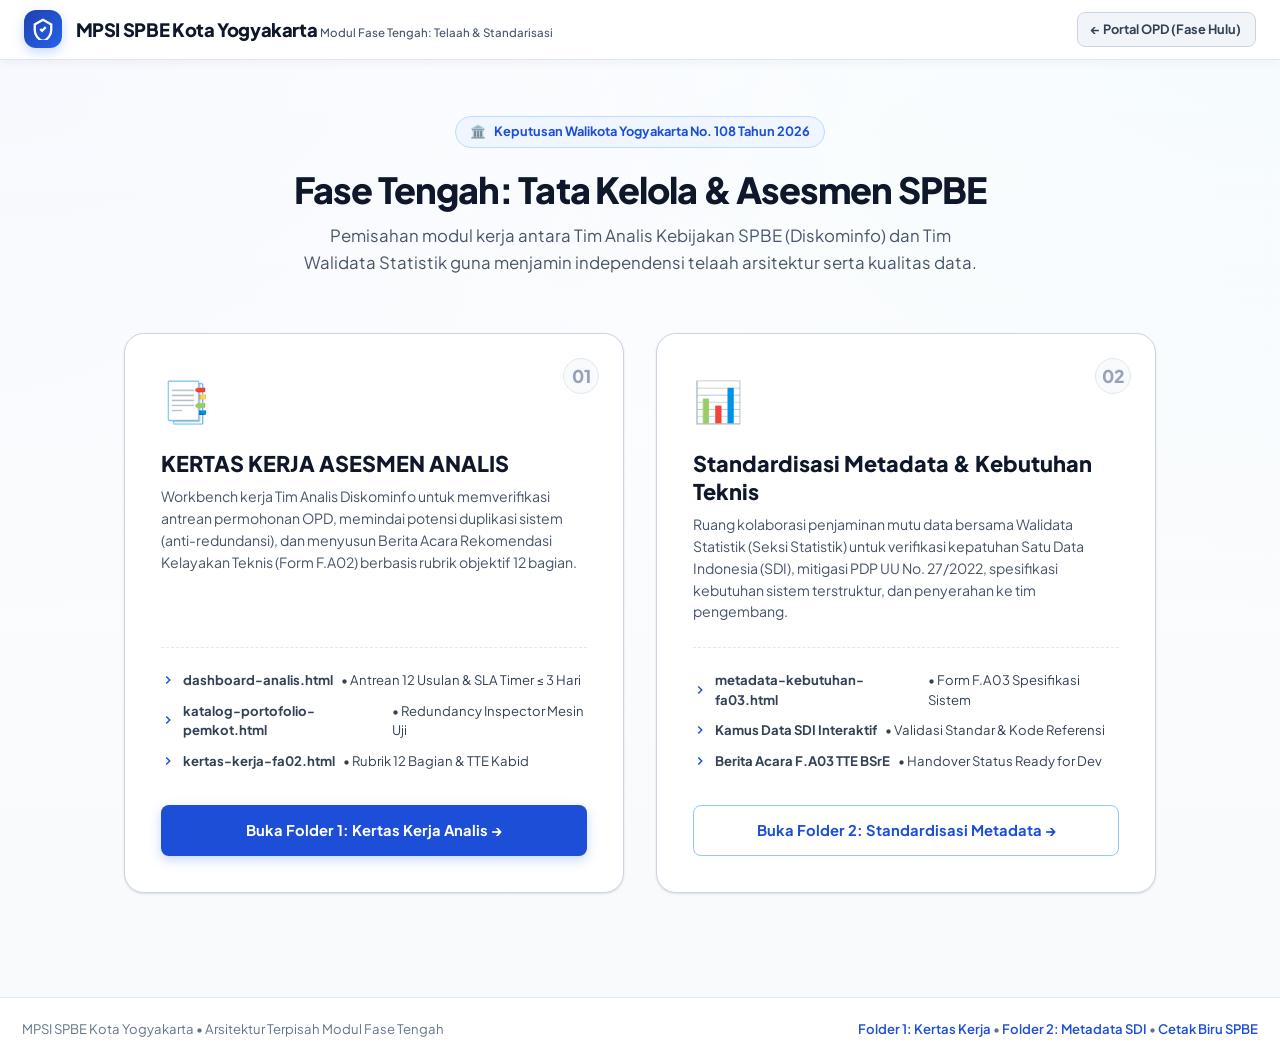
<file: prototype/fase-tengah/index.html>
<!DOCTYPE html>
<html lang="id">
<head>
  <meta charset="UTF-8">
  <meta name="viewport" content="width=device-width, initial-scale=1.0">
  <title>Fase Tengah: Telaah & Standarisasi SPBE - Diskominfo Kota Yogyakarta</title>
  <meta name="description" content="Portal Modul Fase Tengah Tata Kelola SPBE Kota Yogyakarta: 1. Kertas Kerja Asesmen Analis (F.A02) dan 2. Standardisasi Metadata & Kebutuhan Teknis (F.A03).">
  <link rel="preconnect" href="https://fonts.googleapis.com">
  <link rel="preconnect" href="https://fonts.gstatic.com" crossorigin>
  <link href="https://fonts.googleapis.com/css2?family=Plus+Jakarta+Sans:wght@400;500;600;700;800&family=JetBrains+Mono:wght@500;600;700&display=swap" rel="stylesheet">
  <link rel="stylesheet" href="tengah.css">
  <style>
    .hub-container {
      max-width: 1080px;
      margin: 3.5rem auto;
      padding: 0 1.5rem;
    }
    .hub-hero {
      text-align: center;
      margin-bottom: 3.5rem;
    }
    .hub-badge {
      display: inline-flex;
      align-items: center;
      gap: 0.5rem;
      padding: 0.35rem 0.85rem;
      background: #eff6ff;
      color: var(--primary);
      border: 1px solid var(--primary-border);
      border-radius: 9999px;
      font-size: 0.8rem;
      font-weight: 700;
      margin-bottom: 1.25rem;
    }
    .hub-title {
      font-size: 2.25rem;
      font-weight: 800;
      color: #0f172a;
      letter-spacing: -0.025em;
      line-height: 1.2;
      margin-bottom: 0.75rem;
    }
    .hub-subtitle {
      font-size: 1.05rem;
      color: var(--text-secondary);
      max-width: 680px;
      margin: 0 auto;
      line-height: 1.6;
    }
    .folder-grid {
      display: grid;
      grid-template-columns: 1fr 1fr;
      gap: 2rem;
      margin-bottom: 3rem;
    }
    .folder-card {
      background: #ffffff;
      border: 1.5px solid var(--border-medium);
      border-radius: var(--radius-xl);
      padding: 2.25rem;
      box-shadow: var(--shadow-sm);
      transition: all 0.25s ease;
      display: flex;
      flex-direction: column;
      position: relative;
    }
    .folder-card:hover {
      border-color: var(--primary);
      box-shadow: 0 12px 30px rgba(37, 99, 235, 0.12);
      transform: translateY(-4px);
    }
    .folder-num-badge {
      position: absolute;
      top: 1.5rem;
      right: 1.5rem;
      font-family: var(--font-mono);
      font-weight: 800;
      font-size: 1.1rem;
      color: #94a3b8;
      background: #f8fafc;
      width: 36px;
      height: 36px;
      border-radius: 50%;
      display: flex;
      align-items: center;
      justify-content: center;
      border: 1px solid var(--border-subtle);
    }
    .folder-icon {
      font-size: 2.5rem;
      margin-bottom: 1.25rem;
    }
    .folder-title {
      font-size: 1.35rem;
      font-weight: 800;
      color: #0f172a;
      margin-bottom: 0.5rem;
      line-height: 1.3;
    }
    .folder-desc {
      font-size: 0.88rem;
      color: var(--text-secondary);
      line-height: 1.55;
      margin-bottom: 1.5rem;
      flex: 1;
    }
    .folder-file-list {
      list-style: none;
      padding: 0;
      margin: 0 0 1.75rem 0;
      border-top: 1px dashed var(--border-subtle);
      padding-top: 1rem;
    }
    .folder-file-list li {
      font-size: 0.82rem;
      color: #334155;
      padding: 0.35rem 0;
      display: flex;
      align-items: center;
      gap: 0.5rem;
    }
    .folder-file-list li svg {
      color: var(--primary);
      flex-shrink: 0;
    }
    .folder-btn {
      width: 100%;
      justify-content: center;
      padding: 0.85rem;
      font-size: 0.92rem;
    }
  </style>
</head>
<body>
  <!-- Header Minimal -->
  <header class="top-nav">
    <div class="nav-container">
      <div class="brand-group">
        <div class="logo-shield">
          <svg width="22" height="22" viewBox="0 0 24 24" fill="none" stroke="currentColor" stroke-width="2.5"><path d="M12 2L3 7v6c0 5.55 3.84 10.74 9 12 5.16-1.26 9-6.45 9-12V7l-9-5z"/><path d="M9 12l2 2 4-4"/></svg>
        </div>
        <div class="brand-text">
          <span class="brand-title">MPSI SPBE Kota Yogyakarta</span>
          <span class="brand-subtitle">Modul Fase Tengah: Telaah & Standarisasi</span>
        </div>
      </div>
      <div class="nav-actions">
        <a href="../fase-hulu/dashboard-opd.html" class="btn btn-secondary btn-sm">
          &larr; Portal OPD (Fase Hulu)
        </a>
      </div>
    </div>
  </header>

  <main class="hub-container">
    <div class="hub-hero">
      <div class="hub-badge">
        <span>🏛️</span> Keputusan Walikota Yogyakarta No. 108 Tahun 2026
      </div>
      <h1 class="hub-title">Fase Tengah: Tata Kelola & Asesmen SPBE</h1>
      <p class="hub-subtitle">
        Pemisahan modul kerja antara Tim Analis Kebijakan SPBE (Diskominfo) dan Tim Walidata Statistik guna menjamin independensi telaah arsitektur serta kualitas data.
      </p>
    </div>

    <div class="folder-grid">
      <!-- FOLDER 1 -->
      <div class="folder-card">
        <span class="folder-num-badge">01</span>
        <div class="folder-icon">📑</div>
        <h2 class="folder-title">KERTAS KERJA ASESMEN ANALIS</h2>
        <p class="folder-desc">
          Workbench kerja Tim Analis Diskominfo untuk memverifikasi antrean permohonan OPD, memindai potensi duplikasi sistem (anti-redundansi), dan menyusun Berita Acara Rekomendasi Kelayakan Teknis (Form F.A02) berbasis rubrik objektif 12 bagian.
        </p>
        <ul class="folder-file-list">
          <li>
            <svg width="14" height="14" viewBox="0 0 24 24" fill="none" stroke="currentColor" stroke-width="2.5"><polyline points="9 18 15 12 9 6"/></svg>
            <strong>dashboard-analis.html</strong> &bull; Antrean 12 Usulan & SLA Timer &le; 3 Hari
          </li>
          <li>
            <svg width="14" height="14" viewBox="0 0 24 24" fill="none" stroke="currentColor" stroke-width="2.5"><polyline points="9 18 15 12 9 6"/></svg>
            <strong>katalog-portofolio-pemkot.html</strong> &bull; Redundancy Inspector Mesin Uji
          </li>
          <li>
            <svg width="14" height="14" viewBox="0 0 24 24" fill="none" stroke="currentColor" stroke-width="2.5"><polyline points="9 18 15 12 9 6"/></svg>
            <strong>kertas-kerja-fa02.html</strong> &bull; Rubrik 12 Bagian & TTE Kabid
          </li>
        </ul>
        <a href="1-kertas-kerja-asesmen-analis/index.html" class="btn btn-primary folder-btn">
          Buka Folder 1: Kertas Kerja Analis &rarr;
        </a>
      </div>

      <!-- FOLDER 2 -->
      <div class="folder-card">
        <span class="folder-num-badge">02</span>
        <div class="folder-icon">📊</div>
        <h2 class="folder-title">Standardisasi Metadata & Kebutuhan Teknis</h2>
        <p class="folder-desc">
          Ruang kolaborasi penjaminan mutu data bersama Walidata Statistik (Seksi Statistik) untuk verifikasi kepatuhan Satu Data Indonesia (SDI), mitigasi PDP UU No. 27/2022, spesifikasi kebutuhan sistem terstruktur, dan penyerahan ke tim pengembang.
        </p>
        <ul class="folder-file-list">
          <li>
            <svg width="14" height="14" viewBox="0 0 24 24" fill="none" stroke="currentColor" stroke-width="2.5"><polyline points="9 18 15 12 9 6"/></svg>
            <strong>metadata-kebutuhan-fa03.html</strong> &bull; Form F.A03 Spesifikasi Sistem
          </li>
          <li>
            <svg width="14" height="14" viewBox="0 0 24 24" fill="none" stroke="currentColor" stroke-width="2.5"><polyline points="9 18 15 12 9 6"/></svg>
            <strong>Kamus Data SDI Interaktif</strong> &bull; Validasi Standar & Kode Referensi
          </li>
          <li>
            <svg width="14" height="14" viewBox="0 0 24 24" fill="none" stroke="currentColor" stroke-width="2.5"><polyline points="9 18 15 12 9 6"/></svg>
            <strong>Berita Acara F.A03 TTE BSrE</strong> &bull; Handover Status Ready for Dev
          </li>
        </ul>
        <a href="2-standardisasi-metadata-kebutuhan/index.html" class="btn btn-outline folder-btn">
          Buka Folder 2: Standardisasi Metadata &rarr;
        </a>
      </div>
    </div>
  </main>

  <footer class="app-footer">
    <div class="footer-container">
      <span>MPSI SPBE Kota Yogyakarta &bull; Arsitektur Terpisah Modul Fase Tengah</span>
      <span class="footer-links">
        <a href="1-kertas-kerja-asesmen-analis/index.html">Folder 1: Kertas Kerja</a> &bull;
        <a href="2-standardisasi-metadata-kebutuhan/index.html">Folder 2: Metadata SDI</a> &bull;
        <a href="../../Blueprint.md" target="_blank">Cetak Biru SPBE</a>
      </span>
    </div>
  </footer>
</body>
</html>
</file>
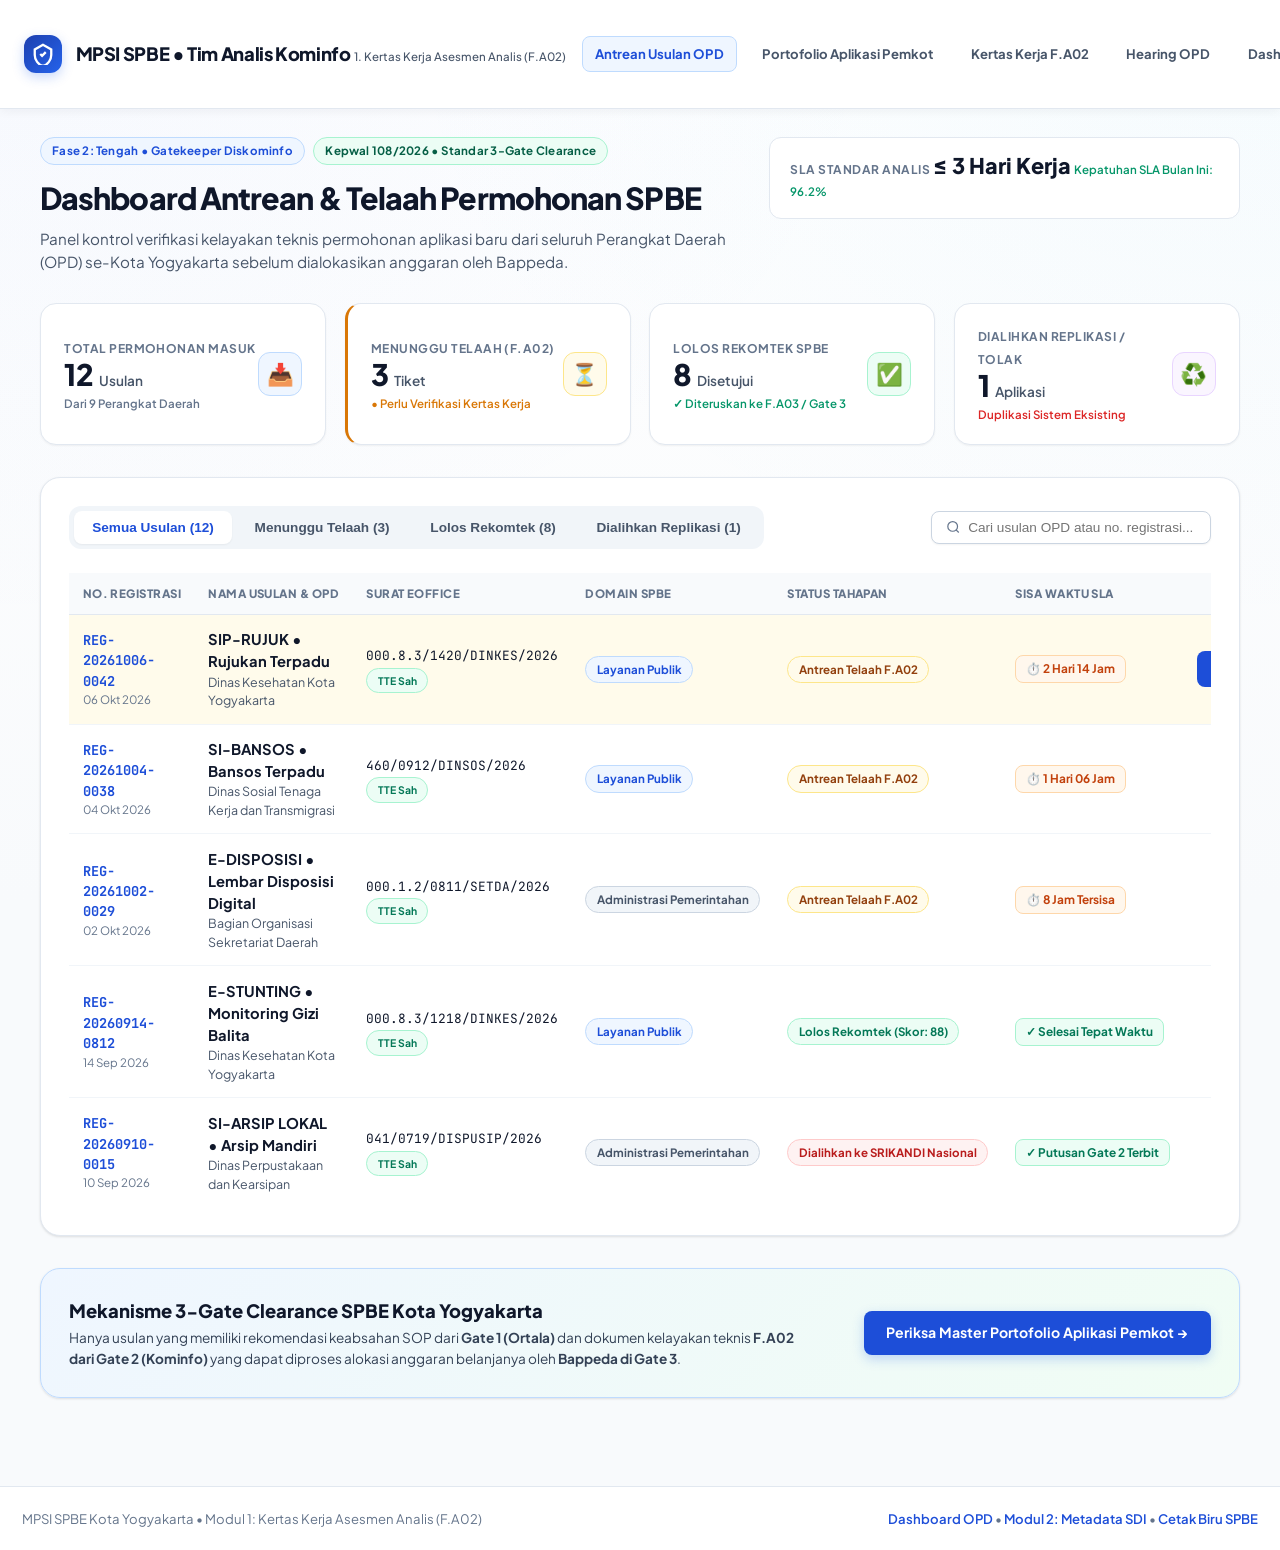
<file: prototype/fase-tengah/1-kertas-kerja-asesmen-analis/index.html>
<!DOCTYPE html>
<html lang="id">
<head>
  <meta charset="UTF-8">
  <meta name="viewport" content="width=device-width, initial-scale=1.0">
  <title>Dashboard Analis Perencanaan TI SPBE - Diskominfo Kota Yogyakarta</title>
  <meta name="description" content="Dashboard Sentral Tim Analis Perencanaan TI & Gatekeeper SPBE untuk telaah kelayakan permohonan aplikasi seluruh OPD Kota Yogyakarta.">
  <link rel="preconnect" href="https://fonts.googleapis.com">
  <link rel="preconnect" href="https://fonts.gstatic.com" crossorigin>
  <link href="https://fonts.googleapis.com/css2?family=Plus+Jakarta+Sans:wght@400;500;600;700;800&family=JetBrains+Mono:wght@500;600;700&display=swap" rel="stylesheet">
  <link rel="stylesheet" href="../tengah.css">
</head>
<body>
  <!-- Top Navigation Bar -->
  <header class="top-nav">
    <div class="nav-container">
      <div class="brand-group">
        <a href="index.html" class="brand-link">
          <div class="logo-shield">
            <svg width="22" height="22" viewBox="0 0 24 24" fill="none" stroke="currentColor" stroke-width="2.5"><path d="M12 2L3 7v6c0 5.55 3.84 10.74 9 12 5.16-1.26 9-6.45 9-12V7l-9-5z"/><path d="M9 12l2 2 4-4"/></svg>
          </div>
          <div class="brand-text">
            <span class="brand-title">MPSI SPBE &bull; Tim Analis Kominfo</span>
            <span class="brand-subtitle">1. Kertas Kerja Asesmen Analis (F.A02)</span>
          </div>
        </a>
      </div>

      <nav class="nav-menu">
        <a href="index.html" class="nav-link active">Antrean Usulan OPD</a>
        <a href="katalog-portofolio-pemkot.html" class="nav-link">Portofolio Aplikasi Pemkot</a>
        <a href="kertas-kerja-fa02.html" class="nav-link">Kertas Kerja F.A02</a>
        <a href="manajemen-hearing-opd.html" class="nav-link">Hearing OPD</a>
        <a href="dashboard-kuadran-portofolio.html" class="nav-link">Dashboard 4 Kuadran</a>
        <a href="../2-standardisasi-metadata-kebutuhan/index.html" class="nav-link">Metadata SDI & Risiko (M.R01) &rarr;</a>
      </nav>

      <div class="nav-actions">
        <a href="../../fase-hulu/dashboard-opd.html" class="btn btn-secondary btn-sm" title="Pindah ke Tampilan Portal OPD">
          <svg width="15" height="15" viewBox="0 0 24 24" fill="none" stroke="currentColor" stroke-width="2"><path d="M19 12H5M12 19l-7-7 7-7"/></svg>
          Portal OPD
        </a>
        <div class="user-badge">
          <span class="user-badge-avatar">AN</span>
          <div class="user-badge-text">
            <span class="user-badge-name">Hendra Wijaya, S.Kom</span>
            <span class="user-badge-role">Analis SPBE Diskominfo</span>
          </div>
        </div>
      </div>
    </div>
  </header>

  <!-- Main Container -->
  <main class="page-container">

    <!-- Page Header -->
    <section class="page-header">
      <div>
        <div class="badge-row">
          <span class="badge-soft blue">Fase 2: Tengah &bull; Gatekeeper Diskominfo</span>
          <span class="badge-soft green">Kepwal 108/2026 &bull; Standar 3-Gate Clearance</span>
        </div>
        <h1 class="page-title">Dashboard Antrean & Telaah Permohonan SPBE</h1>
        <p class="page-desc">
          Panel kontrol verifikasi kelayakan teknis permohonan aplikasi baru dari seluruh Perangkat Daerah (OPD) se-Kota Yogyakarta sebelum dialokasikan anggaran oleh Bappeda.
        </p>
      </div>

      <div class="quick-meta-card" style="background:#fff; border:1px solid #e2e8f0; border-radius:12px; padding:1rem 1.25rem;">
        <span class="kpi-label">SLA Standar Analis</span>
        <span class="kpi-val text-accent" style="font-size:1.35rem;">&le; 3 Hari Kerja</span>
        <span class="kpi-sub text-success">Kepatuhan SLA Bulan Ini: 96.2%</span>
      </div>
    </section>

    <!-- 4 KPI Metrics -->
    <section class="kpi-grid">
      <div class="kpi-card">
        <div>
          <span class="kpi-label">Total Permohonan Masuk</span>
          <div class="kpi-val">12 <span class="kpi-unit">Usulan</span></div>
          <span class="kpi-sub text-muted">Dari 9 Perangkat Daerah</span>
        </div>
        <div class="kpi-icon blue-icon">📥</div>
      </div>

      <div class="kpi-card" style="border-left: 3px solid var(--warning);">
        <div>
          <span class="kpi-label">Menunggu Telaah (F.A02)</span>
          <div class="kpi-val text-warning">3 <span class="kpi-unit">Tiket</span></div>
          <span class="kpi-sub text-warning">&bull; Perlu Verifikasi Kertas Kerja</span>
        </div>
        <div class="kpi-icon amber-icon">⏳</div>
      </div>

      <div class="kpi-card">
        <div>
          <span class="kpi-label">Lolos Rekomtek SPBE</span>
          <div class="kpi-val text-success">8 <span class="kpi-unit">Disetujui</span></div>
          <span class="kpi-sub text-success">✓ Diteruskan ke F.A03 / Gate 3</span>
        </div>
        <div class="kpi-icon green-icon">✅</div>
      </div>

      <div class="kpi-card">
        <div>
          <span class="kpi-label">Dialihkan Replikasi / Tolak</span>
          <div class="kpi-val text-danger">1 <span class="kpi-unit">Aplikasi</span></div>
          <span class="kpi-sub text-danger">Duplikasi Sistem Eksisting</span>
        </div>
        <div class="kpi-icon purple-icon">♻️</div>
      </div>
    </section>

    <!-- Content Table Card -->
    <section class="card-clean">
      <div class="tab-header-row">
        <div class="tab-nav">
          <button type="button" class="tab-nav-btn active" data-filter="all">Semua Usulan (12)</button>
          <button type="button" class="tab-nav-btn" data-filter="pending">Menunggu Telaah (3)</button>
          <button type="button" class="tab-nav-btn" data-filter="approved">Lolos Rekomtek (8)</button>
          <button type="button" class="tab-nav-btn" data-filter="rejected">Dialihkan Replikasi (1)</button>
        </div>

        <div class="search-input-box">
          <svg width="16" height="16" viewBox="0 0 24 24" fill="none" stroke="currentColor" stroke-width="2"><circle cx="11" cy="11" r="8"/><line x1="21" y1="21" x2="16.65" y2="16.65"/></svg>
          <input type="text" id="filterSearch" placeholder="Cari usulan OPD atau no. registrasi...">
        </div>
      </div>

      <div class="table-responsive">
        <table class="table-clean" id="tableAntrean">
          <thead>
            <tr>
              <th>No. Registrasi</th>
              <th>Nama Usulan & OPD</th>
              <th>Surat eOffice</th>
              <th>Domain SPBE</th>
              <th>Status Tahapan</th>
              <th>Sisa Waktu SLA</th>
              <th>Aksi Analis</th>
            </tr>
          </thead>
          <tbody>
            <!-- Row 1: SIP-RUJUK Dinkes (USULAN UTAMA DEMO) -->
            <tr data-status="pending" style="background:#fffbeb;">
              <td>
                <span class="text-mono font-bold text-accent">REG-20261006-0042</span>
                <span class="text-muted" style="display:block; font-size:0.72rem;">06 Okt 2026</span>
              </td>
              <td>
                <div style="display:flex; flex-direction:column;">
                  <strong style="color:#0f172a; font-size:0.92rem;">SIP-RUJUK &bull; Rujukan Terpadu</strong>
                  <span style="color:#475569; font-size:0.78rem;">Dinas Kesehatan Kota Yogyakarta</span>
                </div>
              </td>
              <td>
                <span class="text-mono" style="font-size:0.8rem;">000.8.3/1420/DINKES/2026</span>
                <span class="chip chip-green" style="font-size:0.65rem; margin-top:2px;">TTE Sah</span>
              </td>
              <td>
                <span class="chip chip-blue">Layanan Publik</span>
              </td>
              <td>
                <span class="chip chip-amber">Antrean Telaah F.A02</span>
              </td>
              <td>
                <span class="sla-pill urgent">⏱️ 2 Hari 14 Jam</span>
              </td>
              <td>
                <a href="kertas-kerja-fa02.html" class="btn btn-primary btn-sm" style="box-shadow:none;">
                  <svg width="14" height="14" viewBox="0 0 24 24" fill="none" stroke="currentColor" stroke-width="2"><path d="M14 2H6a2 2 0 0 0-2 2v16a2 2 0 0 0 2 2h12a2 2 0 0 0 2-2V8z"/><polyline points="14 2 14 8 20 8"/><line x1="16" y1="13" x2="8" y2="13"/><line x1="16" y1="17" x2="8" y2="17"/></svg>
                  Buka Kertas Kerja
                </a>
              </td>
            </tr>

            <!-- Row 2: SI-BANSOS Dinsos -->
            <tr data-status="pending">
              <td>
                <span class="text-mono font-bold text-accent">REG-20261004-0038</span>
                <span class="text-muted" style="display:block; font-size:0.72rem;">04 Okt 2026</span>
              </td>
              <td>
                <div style="display:flex; flex-direction:column;">
                  <strong style="color:#0f172a; font-size:0.92rem;">SI-BANSOS &bull; Bansos Terpadu</strong>
                  <span style="color:#475569; font-size:0.78rem;">Dinas Sosial Tenaga Kerja dan Transmigrasi</span>
                </div>
              </td>
              <td>
                <span class="text-mono" style="font-size:0.8rem;">460/0912/DINSOS/2026</span>
                <span class="chip chip-green" style="font-size:0.65rem; margin-top:2px;">TTE Sah</span>
              </td>
              <td>
                <span class="chip chip-blue">Layanan Publik</span>
              </td>
              <td>
                <span class="chip chip-amber">Antrean Telaah F.A02</span>
              </td>
              <td>
                <span class="sla-pill urgent">⏱️ 1 Hari 06 Jam</span>
              </td>
              <td>
                <a href="kertas-kerja-fa02.html" class="btn btn-outline btn-sm">
                  Kertas Kerja
                </a>
              </td>
            </tr>

            <!-- Row 3: E-DISPOSISI Setda -->
            <tr data-status="pending">
              <td>
                <span class="text-mono font-bold text-accent">REG-20261002-0029</span>
                <span class="text-muted" style="display:block; font-size:0.72rem;">02 Okt 2026</span>
              </td>
              <td>
                <div style="display:flex; flex-direction:column;">
                  <strong style="color:#0f172a; font-size:0.92rem;">E-DISPOSISI &bull; Lembar Disposisi Digital</strong>
                  <span style="color:#475569; font-size:0.78rem;">Bagian Organisasi Sekretariat Daerah</span>
                </div>
              </td>
              <td>
                <span class="text-mono" style="font-size:0.8rem;">000.1.2/0811/SETDA/2026</span>
                <span class="chip chip-green" style="font-size:0.65rem; margin-top:2px;">TTE Sah</span>
              </td>
              <td>
                <span class="chip chip-grey">Administrasi Pemerintahan</span>
              </td>
              <td>
                <span class="chip chip-amber">Antrean Telaah F.A02</span>
              </td>
              <td>
                <span class="sla-pill urgent">⏱️ 8 Jam Tersisa</span>
              </td>
              <td>
                <a href="kertas-kerja-fa02.html" class="btn btn-outline btn-sm">
                  Kertas Kerja
                </a>
              </td>
            </tr>

            <!-- Row 4: E-STUNTING Dinkes (Lolos Rekomtek, Sedang Metadata) -->
            <tr data-status="approved">
              <td>
                <span class="text-mono font-bold text-accent">REG-20260914-0812</span>
                <span class="text-muted" style="display:block; font-size:0.72rem;">14 Sep 2026</span>
              </td>
              <td>
                <div style="display:flex; flex-direction:column;">
                  <strong style="color:#0f172a; font-size:0.92rem;">E-STUNTING &bull; Monitoring Gizi Balita</strong>
                  <span style="color:#475569; font-size:0.78rem;">Dinas Kesehatan Kota Yogyakarta</span>
                </div>
              </td>
              <td>
                <span class="text-mono" style="font-size:0.8rem;">000.8.3/1218/DINKES/2026</span>
                <span class="chip chip-green" style="font-size:0.65rem; margin-top:2px;">TTE Sah</span>
              </td>
              <td>
                <span class="chip chip-blue">Layanan Publik</span>
              </td>
              <td>
                <span class="chip chip-green">Lolos Rekomtek (Skor: 88)</span>
              </td>
              <td>
                <span class="sla-pill ontime">✓ Selesai Tepat Waktu</span>
              </td>
              <td>
                <a href="metadata-kebutuhan-fa03.html" class="btn btn-outline btn-sm">
                  Lihat F.A03
                </a>
              </td>
            </tr>

            <!-- Row 5: SI-ARSIP (Ditolak karena Duplikasi SRIKANDI) -->
            <tr data-status="rejected">
              <td>
                <span class="text-mono font-bold text-accent">REG-20260910-0015</span>
                <span class="text-muted" style="display:block; font-size:0.72rem;">10 Sep 2026</span>
              </td>
              <td>
                <div style="display:flex; flex-direction:column;">
                  <strong style="color:#0f172a; font-size:0.92rem;">SI-ARSIP LOKAL &bull; Arsip Mandiri</strong>
                  <span style="color:#475569; font-size:0.78rem;">Dinas Perpustakaan dan Kearsipan</span>
                </div>
              </td>
              <td>
                <span class="text-mono" style="font-size:0.8rem;">041/0719/DISPUSIP/2026</span>
                <span class="chip chip-green" style="font-size:0.65rem; margin-top:2px;">TTE Sah</span>
              </td>
              <td>
                <span class="chip chip-grey">Administrasi Pemerintahan</span>
              </td>
              <td>
                <span class="chip chip-red">Dialihkan ke SRIKANDI Nasional</span>
              </td>
              <td>
                <span class="sla-pill ontime">✓ Putusan Gate 2 Terbit</span>
              </td>
              <td>
                <button type="button" class="btn btn-secondary btn-sm" onclick="alert('Putusan F.A02: Ditolak karena duplikasi 100% dengan Aplikasi Umum Nasional SRIKANDI (Perpres 95/2018). Disarankan pemanfaatan akun instansi.');">
                  Catatan Rekomtek
                </button>
              </td>
            </tr>
          </tbody>
        </table>
      </div>
    </section>

    <!-- Info Banner 3-Gate SPBE -->
    <section class="card-clean" style="background: linear-gradient(135deg, #eff6ff 0%, #f0fdf4 100%); border-color:#bfdbfe;">
      <div style="display:flex; justify-content:space-between; align-items:center; gap:1.5rem; flex-wrap:wrap;">
        <div>
          <h3 style="font-size:1.15rem; font-weight:800; color:#0f172a; margin-bottom:0.25rem;">Mekanisme 3-Gate Clearance SPBE Kota Yogyakarta</h3>
          <p style="font-size:0.85rem; color:#334155; line-height:1.5; max-width:750px;">
            Hanya usulan yang memiliki rekomendasi keabsahan SOP dari <strong>Gate 1 (Ortala)</strong> dan dokumen kelayakan teknis <strong>F.A02 dari Gate 2 (Kominfo)</strong> yang dapat diproses alokasi anggaran belanjanya oleh <strong>Bappeda di Gate 3</strong>.
          </p>
        </div>
        <a href="katalog-portofolio-pemkot.html" class="btn btn-primary">
          Periksa Master Portofolio Aplikasi Pemkot &rarr;
        </a>
      </div>
    </section>

  </main>

  <!-- Footer -->
  <footer class="app-footer">
    <div class="footer-container">
      <span>MPSI SPBE Kota Yogyakarta &bull; Modul 1: Kertas Kerja Asesmen Analis (F.A02)</span>
      <span class="footer-links">
        <a href="../../fase-hulu/dashboard-opd.html">Dashboard OPD</a> &bull;
        <a href="../2-standardisasi-metadata-kebutuhan/index.html">Modul 2: Metadata SDI</a> &bull;
        <a href="../../../Blueprint.md" target="_blank">Cetak Biru SPBE</a>
      </span>
    </div>
  </footer>

  <script src="../tengah.js"></script>
</body>
</html>
</file>
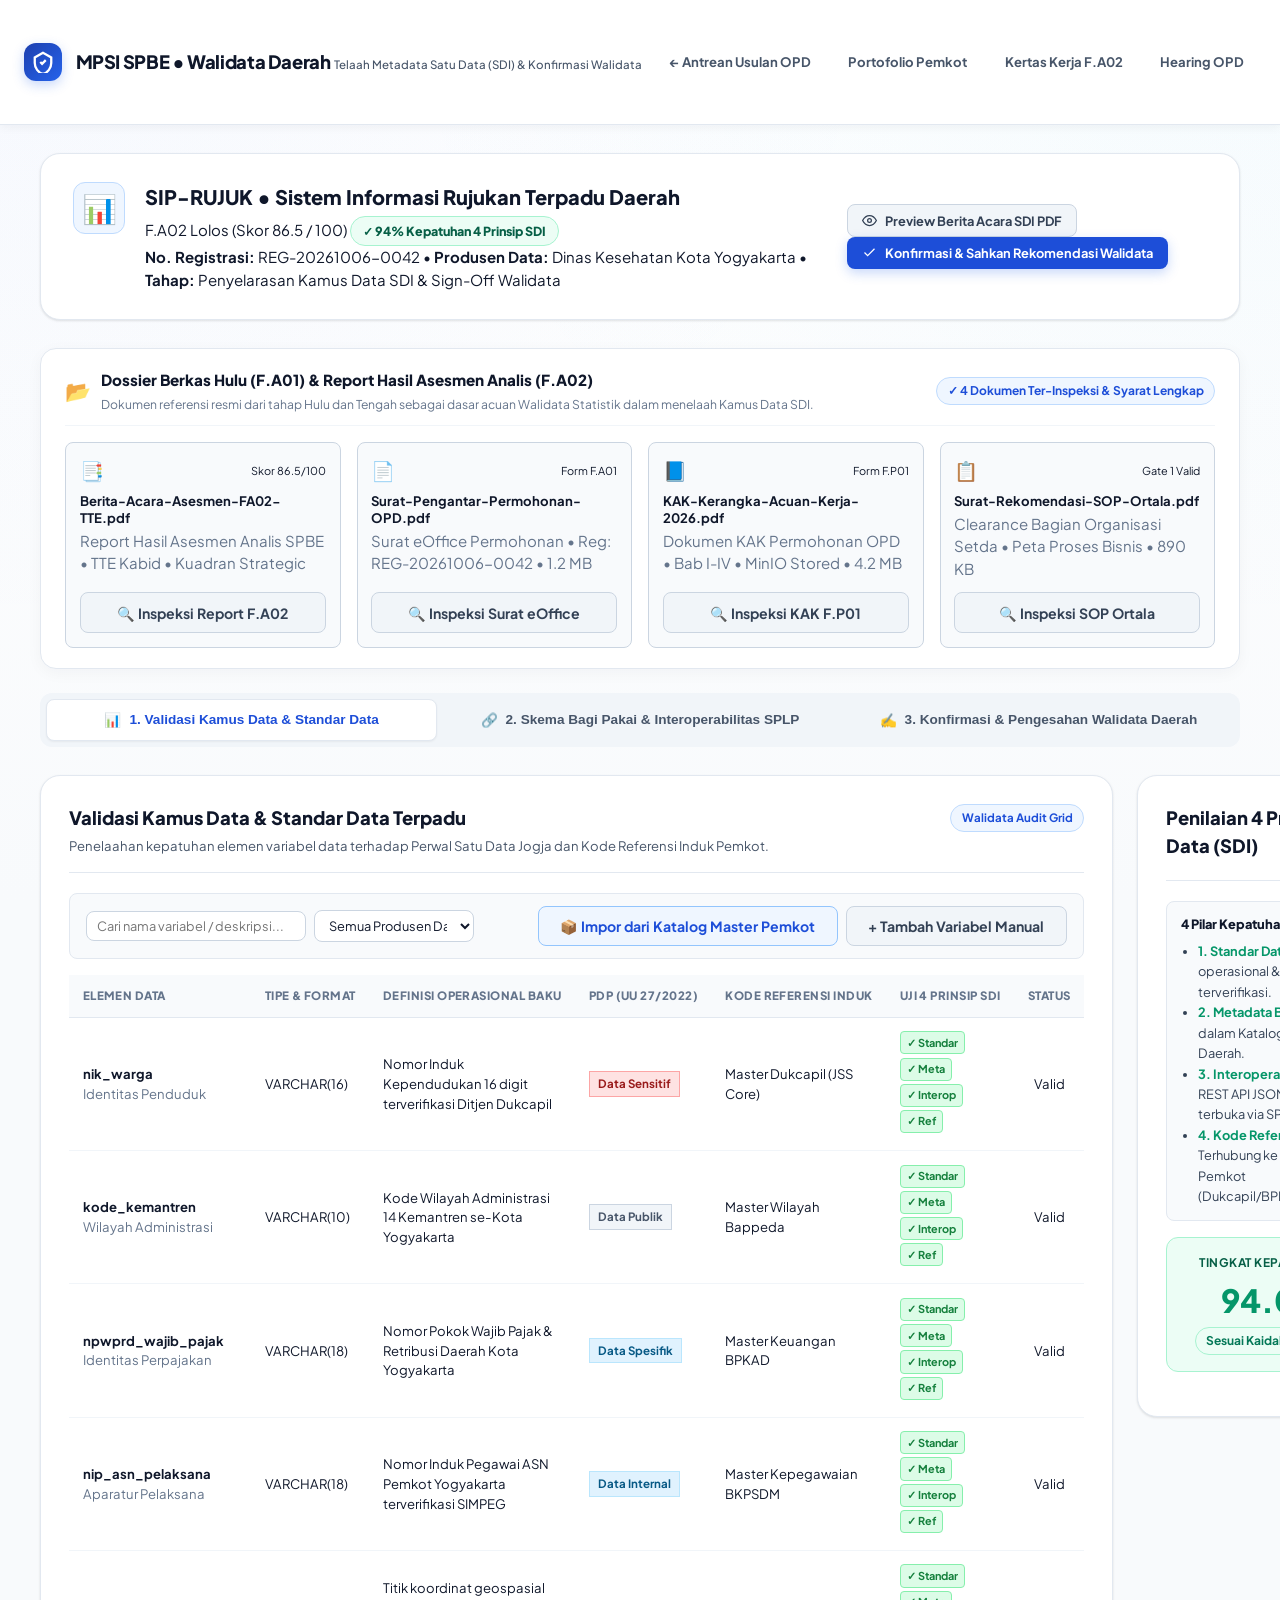
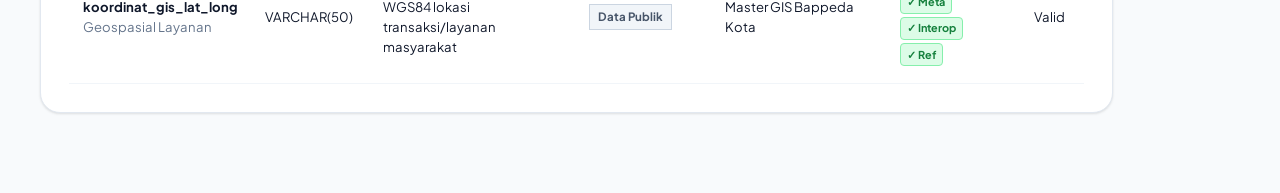
<file: prototype/fase-tengah/2-standardisasi-metadata-kebutuhan/index.html>
<!DOCTYPE html>
<html lang="id">
<head>
  <meta charset="UTF-8">
  <meta name="viewport" content="width=device-width, initial-scale=1.0">
  <title>Telaah Metadata Satu Data Indonesia (SDI) & Konfirmasi Walidata - Diskominfo Kota Yogyakarta</title>
  <meta name="description" content="Workbench Interaktif Telaah Metadata Satu Data (SDI), Validasi Kamus Data & Standar Data, serta Konfirmasi Walidata Daerah (Seksi Data & Statistik).">
  <link rel="preconnect" href="https://fonts.googleapis.com">
  <link rel="preconnect" href="https://fonts.gstatic.com" crossorigin>
  <link href="https://fonts.googleapis.com/css2?family=Plus+Jakarta+Sans:wght@400;500;600;700;800&family=JetBrains+Mono:wght@500;600;700&display=swap" rel="stylesheet">
  <link rel="stylesheet" href="../tengah.css">
  <style>
    /* Custom Stylings for Metadata SDI Workbench */
    .sdi-nav-pill-group {
      display: grid;
      grid-template-columns: repeat(3, 1fr);
      gap: 0.5rem;
      background: #f1f5f9;
      padding: 0.4rem;
      border-radius: var(--radius-md);
      margin-bottom: 1.75rem;
    }
    .sdi-nav-pill {
      padding: 0.75rem 1rem;
      border-radius: var(--radius-sm);
      border: none;
      background: transparent;
      color: var(--text-secondary);
      font-size: 0.85rem;
      font-weight: 700;
      cursor: pointer;
      display: inline-flex;
      align-items: center;
      justify-content: center;
      gap: 0.5rem;
      transition: var(--transition-fast);
      white-space: nowrap;
    }
    .sdi-nav-pill:hover { color: #0f172a; background: #e2e8f0; }
    .sdi-nav-pill.active {
      background: #ffffff;
      color: var(--primary);
      box-shadow: var(--shadow-xs);
      border: 1px solid var(--border-subtle);
    }

    .sdi-pane { display: none; }
    .sdi-pane.active { display: block; animation: fadeIn 0.25s ease; }
    @keyframes fadeIn {
      from { opacity: 0; transform: translateY(4px); }
      to { opacity: 1; transform: translateY(0); }
    }

    /* 4 Prinsip SDI Check Tags */
    .prinsip-tag {
      display: inline-flex;
      align-items: center;
      gap: 0.2rem;
      font-size: 0.68rem;
      font-weight: 700;
      padding: 0.15rem 0.4rem;
      border-radius: 4px;
      margin-right: 0.2rem;
      margin-bottom: 0.2rem;
    }
    .prinsip-tag.pass { background: #dcfce7; color: #15803d; border: 1px solid #86efac; }
    .prinsip-tag.fail { background: #fee2e2; color: #991b1b; border: 1px solid #fca5a5; }

    .pdp-tag {
      display: inline-flex;
      padding: 0.2rem 0.5rem;
      border-radius: var(--radius-xs);
      font-size: 0.72rem;
      font-weight: 700;
      font-family: var(--font-mono);
    }
    .pdp-tag.sensitif { background: #fee2e2; color: #991b1b; border: 1px solid #fca5a5; }
    .pdp-tag.umum { background: #e0f2fe; color: #075985; border: 1px solid #bae6fd; }
    .pdp-tag.publik { background: #f1f5f9; color: #475569; border: 1px solid #cbd5e1; }

    .catalog-item-row {
      display: flex;
      align-items: center;
      justify-content: space-between;
      padding: 0.85rem 1rem;
      border: 1px solid #e2e8f0;
      border-radius: 8px;
      margin-bottom: 0.65rem;
      background: #ffffff;
      transition: all 0.15s ease;
    }
    .catalog-item-row:hover {
      border-color: #93c5fd;
      background: #f0f9ff;
    }

    .walidata-verif-badge {
      display: inline-flex;
      align-items: center;
      gap: 0.35rem;
      padding: 0.3rem 0.75rem;
      background: #ecfdf5;
      color: #065f46;
      border: 1px solid #a7f3d0;
      border-radius: 9999px;
      font-size: 0.78rem;
      font-weight: 800;
    }
  </style>
</head>
<body>
  <!-- Top Navigation Header -->
  <header class="top-nav">
    <div class="nav-container">
      <div class="brand-group">
        <a href="../1-kertas-kerja-asesmen-analis/index.html" class="brand-link">
          <div class="logo-shield">
            <svg width="22" height="22" viewBox="0 0 24 24" fill="none" stroke="currentColor" stroke-width="2.5"><path d="M12 2L3 7v6c0 5.55 3.84 10.74 9 12 5.16-1.26 9-6.45 9-12V7l-9-5z"/><path d="M9 12l2 2 4-4"/></svg>
          </div>
          <div class="brand-text">
            <span class="brand-title">MPSI SPBE &bull; Walidata Daerah</span>
            <span class="brand-subtitle">Telaah Metadata Satu Data (SDI) & Konfirmasi Walidata</span>
          </div>
        </a>
      </div>

      <nav class="nav-menu">
        <a href="../1-kertas-kerja-asesmen-analis/index.html" class="nav-link">&larr; Antrean Usulan OPD</a>
        <a href="../1-kertas-kerja-asesmen-analis/katalog-portofolio-pemkot.html" class="nav-link">Portofolio Pemkot</a>
        <a href="../1-kertas-kerja-asesmen-analis/kertas-kerja-fa02.html" class="nav-link">Kertas Kerja F.A02</a>
        <a href="../1-kertas-kerja-asesmen-analis/manajemen-hearing-opd.html" class="nav-link">Hearing OPD</a>
        <a href="../1-kertas-kerja-asesmen-analis/dashboard-kuadran-portofolio.html" class="nav-link">Dashboard 4 Kuadran</a>
        <a href="index.html" class="nav-link active">Telaah Metadata SDI</a>
      </nav>

      <div class="nav-actions">
        <a href="../1-kertas-kerja-asesmen-analis/kertas-kerja-fa02.html" class="btn btn-secondary btn-sm">
          &larr; Kertas Kerja F.A02
        </a>
        <div class="user-badge">
          <span class="user-badge-avatar" style="background:#059669;">WD</span>
          <div class="user-badge-text">
            <span class="user-badge-name">Rina Kusuma, S.Si</span>
            <span class="user-badge-role">Walidata Statistik Daerah</span>
          </div>
        </div>
      </div>
    </div>
  </header>

  <!-- Main Container -->
  <main class="page-container">

    <!-- Header Card Usulan yang Ditelaah Walidata -->
    <section class="workbench-header-card">
      <div class="wb-app-info">
        <div class="wb-app-avatar">📊</div>
        <div class="wb-app-meta">
          <div class="wb-app-title-row">
            <h1 class="wb-app-title">SIP-RUJUK &bull; Sistem Informasi Rujukan Terpadu Daerah</h1>
            <span class="status-pill status-approved">
              <span class="status-dot"></span>
              F.A02 Lolos (Skor 86.5 / 100)
            </span>
            <span class="walidata-verif-badge">
              ✓ 94% Kepatuhan 4 Prinsip SDI
            </span>
          </div>
          <div class="wb-app-sub">
            <span><strong>No. Registrasi:</strong> <span class="mono-text">REG-20261006-0042</span></span>
            <span>&bull;</span>
            <span><strong>Produsen Data:</strong> Dinas Kesehatan Kota Yogyakarta</span>
            <span>&bull;</span>
            <span><strong>Tahap:</strong> Penyelarasan Kamus Data SDI & Sign-Off Walidata</span>
          </div>
        </div>
      </div>

      <div class="wb-actions-right">
        <button type="button" class="btn btn-secondary btn-sm" id="btnPreviewFA03">
          <svg width="15" height="15" viewBox="0 0 24 24" fill="none" stroke="currentColor" stroke-width="2"><path d="M1 12s4-8 11-8 11 8 11 8-4 8-11 8-11-8-11-8z"/><circle cx="12" cy="12" r="3"/></svg>
          Preview Berita Acara SDI PDF
        </button>
        <button type="button" class="btn btn-primary btn-sm" id="btnSahkanFA03">
          <svg width="15" height="15" viewBox="0 0 24 24" fill="none" stroke="currentColor" stroke-width="2"><polyline points="20 6 9 17 4 12"/></svg>
          Konfirmasi & Sahkan Rekomendasi Walidata
        </button>
      </div>
    </section>

    <!-- Banner Dossier Berkas Hulu (F.A01) & Report Hasil Asesmen Analis (F.A02) -->
    <section style="background:#ffffff; border:1px solid var(--border-subtle); border-radius:var(--radius-lg); padding:1.25rem 1.5rem; margin-bottom:1.5rem; box-shadow:0 4px 16px rgba(15,23,42,0.04);">
      <div style="display:flex; justify-content:space-between; align-items:center; margin-bottom:1rem; flex-wrap:wrap; gap:0.5rem; border-bottom:1px solid #f1f5f9; padding-bottom:0.75rem;">
        <div style="display:flex; align-items:center; gap:0.65rem;">
          <span style="font-size:1.3rem;">📂</span>
          <div>
            <h3 style="font-size:0.95rem; font-weight:800; color:#0f172a; margin:0;">
              Dossier Berkas Hulu (F.A01) & Report Hasil Asesmen Analis (F.A02)
            </h3>
            <p style="font-size:0.76rem; color:#64748b; margin-top:0.15rem;">
              Dokumen referensi resmi dari tahap Hulu dan Tengah sebagai dasar acuan Walidata Statistik dalam menelaah Kamus Data SDI.
            </p>
          </div>
        </div>
        <span class="chip chip-blue" style="font-size:0.75rem; font-weight:700;">
          ✓ 4 Dokumen Ter-Inspeksi & Syarat Lengkap
        </span>
      </div>

      <!-- Grid List Dokumen Referensi Walidata -->
      <div style="display:grid; grid-template-columns: repeat(4, 1fr); gap:1rem;">
        
        <!-- File 1: Report Asesmen FA02 -->
        <div style="background:#f8fafc; border:1px solid #cbd5e1; border-radius:8px; padding:0.85rem; display:flex; flex-direction:column; justify-content:space-between;">
          <div>
            <div style="display:flex; align-items:center; justify-content:space-between; margin-bottom:0.4rem;">
              <span style="font-size:1.2rem;">📑</span>
              <span class="badge badge-emerald" style="font-size:0.68rem;">Skor 86.5/100</span>
            </div>
            <strong style="font-size:0.82rem; color:#0f172a; display:block; line-height:1.3;">
              Berita-Acara-Asesmen-FA02-TTE.pdf
            </strong>
            <div class="text-xs text-muted" style="margin-top:0.25rem;">
              Report Hasil Asesmen Analis SPBE &bull; TTE Kabid &bull; Kuadran Strategic
            </div>
          </div>
          <button type="button" class="btn btn-secondary btn-xs" style="margin-top:0.75rem; width:100%; justify-content:center;" onclick="inspectDossierDoc('fa02_report')">
            🔍 Inspeksi Report F.A02
          </button>
        </div>

        <!-- File 2: Surat eOffice Permohonan OPD -->
        <div style="background:#f8fafc; border:1px solid #cbd5e1; border-radius:8px; padding:0.85rem; display:flex; flex-direction:column; justify-content:space-between;">
          <div>
            <div style="display:flex; align-items:center; justify-content:space-between; margin-bottom:0.4rem;">
              <span style="font-size:1.2rem;">📄</span>
              <span class="badge badge-blue" style="font-size:0.68rem;">Form F.A01</span>
            </div>
            <strong style="font-size:0.82rem; color:#0f172a; display:block; line-height:1.3;">
              Surat-Pengantar-Permohonan-OPD.pdf
            </strong>
            <div class="text-xs text-muted" style="margin-top:0.25rem;">
              Surat eOffice Permohonan &bull; Reg: REG-20261006-0042 &bull; 1.2 MB
            </div>
          </div>
          <button type="button" class="btn btn-secondary btn-xs" style="margin-top:0.75rem; width:100%; justify-content:center;" onclick="inspectDossierDoc('surat_opd')">
            🔍 Inspeksi Surat eOffice
          </button>
        </div>

        <!-- File 3: KAK Form F.P01 -->
        <div style="background:#f8fafc; border:1px solid #cbd5e1; border-radius:8px; padding:0.85rem; display:flex; flex-direction:column; justify-content:space-between;">
          <div>
            <div style="display:flex; align-items:center; justify-content:space-between; margin-bottom:0.4rem;">
              <span style="font-size:1.2rem;">📘</span>
              <span class="badge badge-indigo" style="font-size:0.68rem;">Form F.P01</span>
            </div>
            <strong style="font-size:0.82rem; color:#0f172a; display:block; line-height:1.3;">
              KAK-Kerangka-Acuan-Kerja-2026.pdf
            </strong>
            <div class="text-xs text-muted" style="margin-top:0.25rem;">
              Dokumen KAK Permohonan OPD &bull; Bab I-IV &bull; MinIO Stored &bull; 4.2 MB
            </div>
          </div>
          <button type="button" class="btn btn-secondary btn-xs" style="margin-top:0.75rem; width:100%; justify-content:center;" onclick="inspectDossierDoc('kak_doc')">
            🔍 Inspeksi KAK F.P01
          </button>
        </div>

        <!-- File 4: Clearance SOP Ortala Setda -->
        <div style="background:#f8fafc; border:1px solid #cbd5e1; border-radius:8px; padding:0.85rem; display:flex; flex-direction:column; justify-content:space-between;">
          <div>
            <div style="display:flex; align-items:center; justify-content:space-between; margin-bottom:0.4rem;">
              <span style="font-size:1.2rem;">📋</span>
              <span class="badge badge-amber" style="font-size:0.68rem;">Gate 1 Valid</span>
            </div>
            <strong style="font-size:0.82rem; color:#0f172a; display:block; line-height:1.3;">
              Surat-Rekomendasi-SOP-Ortala.pdf
            </strong>
            <div class="text-xs text-muted" style="margin-top:0.25rem;">
              Clearance Bagian Organisasi Setda &bull; Peta Proses Bisnis &bull; 890 KB
            </div>
          </div>
          <button type="button" class="btn btn-secondary btn-xs" style="margin-top:0.75rem; width:100%; justify-content:center;" onclick="inspectDossierDoc('sop_ortala')">
            🔍 Inspeksi SOP Ortala
          </button>
        </div>

      </div>
    </section>

    <!-- Navigation Pills / Step Switcher -->
    <div class="sdi-nav-pill-group">
      <button type="button" class="sdi-nav-pill active" data-pane="pane-kamus">
        <span>📊</span> 1. Validasi Kamus Data & Standar Data
      </button>
      <button type="button" class="sdi-nav-pill" data-pane="pane-bagipakai">
        <span>🔗</span> 2. Skema Bagi Pakai & Interoperabilitas SPLP
      </button>
      <button type="button" class="sdi-nav-pill" data-pane="pane-walidata">
        <span>✍️</span> 3. Konfirmasi & Pengesahan Walidata Daerah
      </button>
    </div>

    <!-- PANE 1: VALIDASI KAMUS DATA & STANDAR DATA -->
    <section class="sdi-pane active" id="pane-kamus">
      <div class="wb-grid">
        <div class="wb-col-left">

          <!-- Card Kamus Data & Standar Data -->
          <div class="panel">
            <div class="panel-header">
              <div class="panel-title-group">
                <h2 class="panel-title">Validasi Kamus Data & Standar Data Terpadu</h2>
                <p class="panel-subtitle">Penelaahan kepatuhan elemen variabel data terhadap Perwal Satu Data Jogja dan Kode Referensi Induk Pemkot.</p>
              </div>
              <span class="chip chip-blue" style="font-weight:700;">Walidata Audit Grid</span>
            </div>

            <div class="panel-body">
              
              <!-- Toolbar Filter & Action -->
              <div style="display:flex; justify-content:space-between; align-items:center; margin-bottom:1rem; background:#f8fafc; padding:0.75rem 1rem; border-radius:var(--radius-sm); border:1px solid var(--border-subtle); flex-wrap:wrap; gap:0.6rem;">
                <div style="display:flex; gap:0.5rem; align-items:center; flex-wrap:wrap;">
                  <input type="text" id="sdiSearchInput" placeholder="Cari nama variabel / deskripsi..." class="form-input" style="width:220px; font-size:0.8rem; padding:0.4rem 0.65rem;">
                  <select id="sdiFilterProdusen" class="form-select" style="width:160px; font-size:0.8rem; padding:0.4rem 0.65rem;">
                    <option value="all">Semua Produsen Data</option>
                    <option value="dukcapil">Dukcapil</option>
                    <option value="bpkad">BPKAD</option>
                    <option value="bkpsdm">BKPSDM</option>
                    <option value="bappeda">Bappeda GIS</option>
                  </select>
                </div>

                <div style="display:flex; gap:0.5rem;">
                  <button type="button" class="btn btn-outline btn-xs" id="btnOpenCatalogModal" style="background:#eff6ff; border-color:#93c5fd; color:#1d4ed8; font-weight:700;">
                    📦 Impor dari Katalog Master Pemkot
                  </button>
                  <button type="button" class="btn btn-secondary btn-xs" id="btnAddMetaElem">
                    + Tambah Variabel Manual
                  </button>
                </div>
              </div>

              <!-- Tabel Kamus Data Elemen SDI -->
              <div class="table-responsive">
                <table class="data-table meta-table" style="font-size:0.82rem;" id="sdiMainTable">
                  <thead>
                    <tr>
                      <th style="width:18%;">Elemen Data</th>
                      <th style="width:12%;">Tipe & Format</th>
                      <th>Definisi Operasional Baku</th>
                      <th style="width:16%;">PDP (UU 27/2022)</th>
                      <th style="width:17%;">Kode Referensi Induk</th>
                      <th style="width:17%;">Uji 4 Prinsip SDI</th>
                      <th style="width:10%; text-align:center;">Status</th>
                    </tr>
                  </thead>
                  <tbody id="sdiTableBody">
                    <tr>
                      <td>
                        <strong>nik_warga</strong>
                        <div class="text-xs text-muted">Identitas Penduduk</div>
                      </td>
                      <td><span class="mono-text">VARCHAR(16)</span></td>
                      <td>Nomor Induk Kependudukan 16 digit terverifikasi Ditjen Dukcapil</td>
                      <td><span class="pdp-tag sensitif">Data Sensitif</span></td>
                      <td>Master Dukcapil (JSS Core)</td>
                      <td>
                        <span class="prinsip-tag pass">✓ Standar</span>
                        <span class="prinsip-tag pass">✓ Meta</span>
                        <span class="prinsip-tag pass">✓ Interop</span>
                        <span class="prinsip-tag pass">✓ Ref</span>
                      </td>
                      <td style="text-align:center;"><span class="badge badge-emerald">Valid</span></td>
                    </tr>
                    <tr>
                      <td>
                        <strong>kode_kemantren</strong>
                        <div class="text-xs text-muted">Wilayah Administrasi</div>
                      </td>
                      <td><span class="mono-text">VARCHAR(10)</span></td>
                      <td>Kode Wilayah Administrasi 14 Kemantren se-Kota Yogyakarta</td>
                      <td><span class="pdp-tag publik">Data Publik</span></td>
                      <td>Master Wilayah Bappeda</td>
                      <td>
                        <span class="prinsip-tag pass">✓ Standar</span>
                        <span class="prinsip-tag pass">✓ Meta</span>
                        <span class="prinsip-tag pass">✓ Interop</span>
                        <span class="prinsip-tag pass">✓ Ref</span>
                      </td>
                      <td style="text-align:center;"><span class="badge badge-emerald">Valid</span></td>
                    </tr>
                    <tr>
                      <td>
                        <strong>npwprd_wajib_pajak</strong>
                        <div class="text-xs text-muted">Identitas Perpajakan</div>
                      </td>
                      <td><span class="mono-text">VARCHAR(18)</span></td>
                      <td>Nomor Pokok Wajib Pajak & Retribusi Daerah Kota Yogyakarta</td>
                      <td><span class="pdp-tag umum">Data Spesifik</span></td>
                      <td>Master Keuangan BPKAD</td>
                      <td>
                        <span class="prinsip-tag pass">✓ Standar</span>
                        <span class="prinsip-tag pass">✓ Meta</span>
                        <span class="prinsip-tag pass">✓ Interop</span>
                        <span class="prinsip-tag pass">✓ Ref</span>
                      </td>
                      <td style="text-align:center;"><span class="badge badge-emerald">Valid</span></td>
                    </tr>
                    <tr>
                      <td>
                        <strong>nip_asn_pelaksana</strong>
                        <div class="text-xs text-muted">Aparatur Pelaksana</div>
                      </td>
                      <td><span class="mono-text">VARCHAR(18)</span></td>
                      <td>Nomor Induk Pegawai ASN Pemkot Yogyakarta terverifikasi SIMPEG</td>
                      <td><span class="pdp-tag umum">Data Internal</span></td>
                      <td>Master Kepegawaian BKPSDM</td>
                      <td>
                        <span class="prinsip-tag pass">✓ Standar</span>
                        <span class="prinsip-tag pass">✓ Meta</span>
                        <span class="prinsip-tag pass">✓ Interop</span>
                        <span class="prinsip-tag pass">✓ Ref</span>
                      </td>
                      <td style="text-align:center;"><span class="badge badge-emerald">Valid</span></td>
                    </tr>
                    <tr>
                      <td>
                        <strong>koordinat_gis_lat_long</strong>
                        <div class="text-xs text-muted">Geospasial Layanan</div>
                      </td>
                      <td><span class="mono-text">VARCHAR(50)</span></td>
                      <td>Titik koordinat geospasial WGS84 lokasi transaksi/layanan masyarakat</td>
                      <td><span class="pdp-tag publik">Data Publik</span></td>
                      <td>Master GIS Bappeda Kota</td>
                      <td>
                        <span class="prinsip-tag pass">✓ Standar</span>
                        <span class="prinsip-tag pass">✓ Meta</span>
                        <span class="prinsip-tag pass">✓ Interop</span>
                        <span class="prinsip-tag pass">✓ Ref</span>
                      </td>
                      <td style="text-align:center;"><span class="badge badge-emerald">Valid</span></td>
                    </tr>
                  </tbody>
                </table>
              </div>

            </div>
          </div>

        </div>

        <!-- Right Column: Card Summary Status 4 Prinsip SDI -->
        <div class="wb-col-right">

          <div class="panel">
            <div class="panel-header">
              <h3 class="panel-title">Penilaian 4 Prinsip Satu Data (SDI)</h3>
            </div>
            <div class="panel-body">
              
              <div style="background:#f8fafc; border:1px solid #e2e8f0; border-radius:8px; padding:0.85rem; margin-bottom:1rem; font-size:0.8rem;">
                <div style="font-weight:800; color:#0f172a; margin-bottom:0.4rem;">4 Pilar Kepatuhan Perwal SDI:</div>
                <ul style="padding-left:1.1rem; margin:0; line-height:1.6; color:#334155;">
                  <li><strong style="color:#059669;">1. Standar Data:</strong> Definisi operasional & satuan baku terverifikasi.</li>
                  <li><strong style="color:#059669;">2. Metadata Baku:</strong> Terdaftar dalam Katalog Metadata Daerah.</li>
                  <li><strong style="color:#059669;">3. Interoperabilitas:</strong> Format REST API JSON/GeoJSON terbuka via SPLP.</li>
                  <li><strong style="color:#059669;">4. Kode Referensi:</strong> Terhubung ke Kode Induk Pemkot (Dukcapil/BPKAD/BKPSDM).</li>
                </ul>
              </div>

              <div class="summary-metric-card" style="text-align:center; background:#ecfdf5; border-color:#a7f3d0; margin-bottom:1rem;">
                <div class="summary-metric-label" style="color:#065f46;">Tingkat Kepatuhan SDI</div>
                <div style="font-size:2rem; font-weight:800; color:#059669; margin:0.2rem 0;">94.0%</div>
                <span class="chip chip-green" style="font-size:0.75rem;">Sesuai Kaidah Satu Data</span>
              </div>

            </div>
          </div>

        </div>
      </div>
    </section>

    <!-- PANE 2: SKEMA BAGI PAKAI & INTEROPERABILITAS SPLP -->
    <section class="sdi-pane" id="pane-bagipakai">
      <div class="panel">
        <div class="panel-header">
          <div class="panel-title-group">
            <h2 class="panel-title">Skema Bagi Pakai Data & Interoperabilitas SPLP</h2>
            <p class="panel-subtitle">Protokol integrasi data antar-perangkat daerah dan penyedia saluran API terpadu.</p>
          </div>
        </div>
        <div class="panel-body">

          <!-- Pemetaan Endpoint API Bagi Pakai -->
          <div class="table-responsive" style="margin-bottom:1.5rem;">
            <table class="data-table" style="font-size:0.83rem;">
              <thead>
                <tr>
                  <th style="width:25%;">Endpoint API Bagi Pakai</th>
                  <th style="width:10%;">Method</th>
                  <th style="width:15%;">Frekuensi Synchronize</th>
                  <th>Konsumen Data Definitif (Perangkat Daerah)</th>
                  <th style="width:18%;">Protokol Keamanan</th>
                  <th style="width:12%; text-align:center;">Status API</th>
                </tr>
              </thead>
              <tbody>
                <tr>
                  <td><code class="mono-text">/api/v1/rujukan/ketersediaan-bed</code></td>
                  <td><span class="chip chip-blue" style="font-size:0.7rem; font-weight:800;">GET</span></td>
                  <td>Real-time (5 Menit)</td>
                  <td>Dashboard Pimpinan Wali Kota & Portal JSS Mobile</td>
                  <td>OAuth 2.0 + TLS 1.3</td>
                  <td style="text-align:center;"><span class="badge badge-emerald">Approved</span></td>
                </tr>
                <tr>
                  <td><code class="mono-text">/api/v1/rujukan/create-ticket</code></td>
                  <td><span class="chip chip-green" style="font-size:0.7rem; font-weight:800;">POST</span></td>
                  <td>Transaksional Instan</td>
                  <td>Sistem Faskes Primer & Rumah Sakit Rujukan</td>
                  <td>JWT Bearer + NIK Masking</td>
                  <td style="text-align:center;"><span class="badge badge-emerald">Approved</span></td>
                </tr>
                <tr>
                  <td><code class="mono-text">/api/v1/rujukan/rekap-spm-bulanan</code></td>
                  <td><span class="chip chip-blue" style="font-size:0.7rem; font-weight:800;">GET</span></td>
                  <td>Bulanan (Scheduled Dump)</td>
                  <td>Bagian Ortala Setda & Inspektorat Kota Yogya</td>
                  <td>API Key + IP Whitelist</td>
                  <td style="text-align:center;"><span class="badge badge-emerald">Approved</span></td>
                </tr>
              </tbody>
            </table>
          </div>

          <!-- Mitigasi Risk Interoperabilitas -->
          <div style="background:#f8fafc; border:1px solid #cbd5e1; border-radius:10px; padding:1.25rem;">
            <h4 style="font-size:0.92rem; font-weight:800; color:#0f172a; margin-bottom:0.5rem;">🔒 Ketentuan Mitigasi Keamanan Data Bagi Pakai (UU 27/2022 PDP):</h4>
            <div style="display:grid; grid-template-columns:1fr 1fr 1fr; gap:1rem; font-size:0.8rem;">
              <div style="background:#ffffff; border:1px solid #e2e8f0; padding:0.85rem; border-radius:8px;">
                <strong style="color:#0f172a; display:block; margin-bottom:0.25rem;">1. Rate Limiting & Throttling</strong>
                Maksimal 120 request/menit per client IP untuk mencegah serangan DDoS pada API Gateway SPLP.
              </div>
              <div style="background:#ffffff; border:1px solid #e2e8f0; padding:0.85rem; border-radius:8px;">
                <strong style="color:#0f172a; display:block; margin-bottom:0.25rem;">2. API Response Data Masking</strong>
                Digit NIK warga disamarkan pada respon publik (<code class="mono-text">347101******0001</code>).
              </div>
              <div style="background:#ffffff; border:1px solid #e2e8f0; padding:0.85rem; border-radius:8px;">
                <strong style="color:#0f172a; display:block; margin-bottom:0.25rem;">3. Immutable Audit Log</strong>
                Seluruh aktivitas pertukaran data dicatat secara terenkripsi pada log audit Data Center Pemkot.
              </div>
            </div>
          </div>

        </div>
      </div>
    </section>

    <!-- PANE 3: KONFIRMASI & PENGESAHAN WALIDATA DAERAH -->
    <section class="sdi-pane" id="pane-walidata">
      <div class="wb-grid">
        <div class="wb-col-left">

          <!-- Card Form Pengesahan Walidata -->
          <div class="panel">
            <div class="panel-header">
              <div class="panel-title-group">
                <h2 class="panel-title">Konfirmasi & Lembar Pengesahan Walidata Daerah</h2>
                <p class="panel-subtitle">Hasil konfirmasi akhir kelayakan Kamus Data SDI oleh Seksi Data & Statistik Diskominfo.</p>
              </div>
            </div>
            <div class="panel-body">

              <div class="info-callout info-callout-success" style="margin-bottom:1.25rem;">
                <div class="info-callout-icon">✓</div>
                <div>
                  <strong>Clearance Walidata Daerah Disetujui:</strong>
                  <div class="text-xs" style="margin-top:0.25rem;">
                    Seluruh elemen data usulan terbukti mematuhi 4 Prinsip Satu Data Indonesia, terintegrasi ke Kode Referensi Induk Pemkot, dan bebas dari duplikasi variabel.
                  </div>
                </div>
              </div>

              <div class="form-group">
                <label class="form-label">Nomor Rekomendasi Metadata SDI Resmi:</label>
                <input type="text" class="form-input mono-text" value="BA-SDI/DKIS/X/2026/088" readonly style="background:#f8fafc; font-weight:700;">
              </div>

              <div class="form-group">
                <label class="form-label">Pejabat Walidata Statistik Penanggung Jawab:</label>
                <input type="text" class="form-input" value="Rina Kusuma, S.Si (NIP. 198804152011012003) &bull; Penelaah Data Statistik" readonly style="background:#f8fafc;">
              </div>

              <div class="form-group">
                <label class="form-label">Catatan Rekomendasi & Catatan Harmonisasi Walidata:</label>
                <textarea class="form-textarea" rows="4" style="background:#ffffff; font-size:0.83rem;">1. Seluruh variabel terbukti memenuhi 4 prinsip SDI dan telah terhubung ke Kode Referensi Induk Pemkot.
2. Disetujui pembuatan endpoint API Bagi Pakai via SPLP Pemkot untuk feed data real-time ke Dashboard Wali Kota.
3. Penanganan variabel NIK wajib mematuhi skema data masking dan enkripsi AES-256 pada database storage.</textarea>
              </div>

              <!-- Upload Berkas Resmi Walidata (MinIO Storage) -->
              <div style="background:#f8fafc; border:1px solid #cbd5e1; border-radius:10px; padding:1.15rem; margin-bottom:1.25rem;">
                <h4 style="font-size:0.88rem; font-weight:800; color:#0f172a; margin-bottom:0.75rem; display:flex; align-items:center; gap:0.5rem;">
                  <span>📁</span> Unggah Berkas Resmi Walidata Statistik (MinIO Object Storage):
                </h4>
                
                <div class="evidence-list" style="margin-bottom:0.85rem;" id="walidataUploadedFiles">
                  <div class="evidence-item" style="background:#ffffff;">
                    <div class="evidence-icon">📄</div>
                    <div class="evidence-info">
                      <div class="evidence-name">Surat-Rekomendasi-Walidata-Statistik-2026.pdf</div>
                      <div class="evidence-meta">Surat eOffice Bidang Statistik &bull; 1.4 MB &bull; TTE BSrE Sah &bull; MinIO Stored</div>
                    </div>
                    <div style="display:flex; gap:0.35rem;">
                      <a href="#" class="btn btn-secondary btn-xs" onclick="alert('Membuka preview Surat Rekomendasi Walidata Statistik...'); return false;">Preview</a>
                      <a href="#" class="btn btn-secondary btn-xs" onclick="alert('Mengunduh dokumen dari MinIO Object Storage...'); return false;">Unduh</a>
                    </div>
                  </div>

                  <div class="evidence-item" style="background:#ffffff;">
                    <div class="evidence-icon">📊</div>
                    <div class="evidence-info">
                      <div class="evidence-name">Matriks-Harmonisasi-Kamus-Data-SDI.xlsx</div>
                      <div class="evidence-meta">Lampiran Hasil Hearing Statistik &bull; 850 KB &bull; MinIO Stored</div>
                    </div>
                    <div style="display:flex; gap:0.35rem;">
                      <a href="#" class="btn btn-secondary btn-xs" onclick="alert('Membuka preview Matriks Harmonisasi Kamus Data...'); return false;">Preview</a>
                      <a href="#" class="btn btn-secondary btn-xs" onclick="alert('Mengunduh dokumen dari MinIO Object Storage...'); return false;">Unduh</a>
                    </div>
                  </div>
                </div>

                <!-- Dropzone Input Form -->
                <div style="border:2px dashed #cbd5e1; border-radius:8px; padding:1rem; text-align:center; background:#ffffff;">
                  <span style="font-size:1.5rem; display:block; margin-bottom:0.25rem;">📤</span>
                  <div style="font-weight:700; font-size:0.82rem; color:#0f172a;">Unggah Surat / Lampiran Berkas Baru Walidata</div>
                  <div class="text-xs text-muted" style="margin-top:0.15rem;">Format: PDF, XLSX, DOCX (Maksimal 15 MB per berkas)</div>
                  <button type="button" class="btn btn-outline btn-xs" style="margin-top:0.6rem; font-weight:700;" onclick="uploadWalidataDoc()">
                    + Pilih Berkas Surat Rekomendasi
                  </button>
                </div>
              </div>

              <div style="background:#ecfdf5; border:1px solid #a7f3d0; border-radius:var(--radius-sm); padding:0.85rem; margin-bottom:1.25rem; display:flex; align-items:center; gap:0.75rem;">
                <span style="font-size:1.6rem;">🔒</span>
                <div>
                  <div style="font-weight:800; font-size:0.85rem; color:#065f46;">Tanda Tangan Elektronik Terverifikasi (BSrE BSSN)</div>
                  <div style="font-size:0.74rem; color:#047857;">Sertifikat Digital Aktif &bull; ID: BSR-SDI-20261007-091</div>
                </div>
              </div>

              <button type="button" class="btn btn-primary" style="width:100%; justify-content:center; padding:0.85rem; font-size:0.9rem; font-weight:800;" id="btnFinalSubmitFaseHilir">
                <svg width="17" height="17" viewBox="0 0 24 24" fill="none" stroke="currentColor" stroke-width="2.5"><polyline points="20 6 9 17 4 12"/></svg>
                Sahkan Rekomendasi Metadata SDI & Teruskan ke Seksi Perangkat Lunak &rarr;
              </button>

            </div>
          </div>

        </div>

        <!-- Right Column Sidebar -->
        <div class="wb-col-right">

          <div class="panel">
            <div class="panel-header">
              <h3 class="panel-title">Dokumen Pendukung SDI</h3>
            </div>
            <div class="panel-body">
              <div class="evidence-list">
                <div class="evidence-item">
                  <div class="evidence-icon">📄</div>
                  <div class="evidence-info">
                    <div class="evidence-name">Kamus-Data-Master-SDI-Yogya.pdf</div>
                    <div class="evidence-meta">Perwal SDI Kota Yogyakarta &bull; 2.4 MB</div>
                  </div>
                  <a href="#" class="btn btn-secondary btn-xs" onclick="alert('Mengunduh Perwal Kamus Data SDI...'); return false;">Unduh</a>
                </div>

                <div class="evidence-item">
                  <div class="evidence-icon">📑</div>
                  <div class="evidence-info">
                    <div class="evidence-name">Berita-Acara-Asesmen-FA02-Valid.pdf</div>
                    <div class="evidence-meta">Kelayakan SPBE Diskominfo &bull; Skor 86.5/100</div>
                  </div>
                  <a href="#" class="btn btn-secondary btn-xs" onclick="alert('Membuka Berita Acara F.A02...'); return false;">Lihat</a>
                </div>
              </div>
            </div>
          </div>

        </div>
      </div>
    </section>

  </main>

  <!-- MODAL KATALOG MASTER METADATA & API REGISTRI PEMKOT -->
  <div class="modal-overlay" id="modalMasterCatalog">
    <div class="modal-container" style="max-width:800px;">
      <div class="modal-header">
        <div style="display:flex; align-items:center; gap:0.75rem;">
          <div class="pdf-tag" style="background:#2563eb;">KATALOG MASTER PEMKOT</div>
          <strong style="font-size:0.95rem;">Registri Master Metadata & API Induk Pemkot Yogyakarta</strong>
        </div>
        <button type="button" class="btn btn-secondary btn-xs" id="btnCloseCatalogModal">&times; Tutup</button>
      </div>

      <div class="modal-body">
        <p class="text-sm text-muted" style="margin-bottom:1rem;">
          Pilih elemen variabel standar yang sudah terdaftar dalam <strong>Katalog Master Metadata Daerah</strong> untuk diimpor langsung ke Kamus Data usulan:
        </p>

        <div class="catalog-item-row">
          <div>
            <strong style="font-size:0.88rem; color:#0f172a;">nik_warga &bull; NIK Kependudukan</strong>
            <div class="text-xs text-muted" style="margin-top:0.25rem;">
              Tipe: <span class="mono-text">VARCHAR(16)</span> &bull; Produsen: <strong>Dinas Dukcapil</strong> &bull; <span class="pdp-tag sensitif">Sensitif PDP</span>
            </div>
          </div>
          <button type="button" class="btn btn-primary btn-xs" onclick="importCatalogItem('nik_warga', 'VARCHAR(16)', 'NIK Kependudukan terverifikasi Ditjen Dukcapil', 'Data Sensitif', 'Master Dukcapil (SSO JSS Core)')">+ Impor Variabel</button>
        </div>

        <div class="catalog-item-row">
          <div>
            <strong style="font-size:0.88rem; color:#0f172a;">kode_kemantren &bull; Wilayah Kemantren</strong>
            <div class="text-xs text-muted" style="margin-top:0.25rem;">
              Tipe: <span class="mono-text">VARCHAR(10)</span> &bull; Produsen: <strong>Bappeda Kota</strong> &bull; <span class="pdp-tag publik">Data Publik</span>
            </div>
          </div>
          <button type="button" class="btn btn-primary btn-xs" onclick="importCatalogItem('kode_kemantren', 'VARCHAR(10)', 'Kode Wilayah Administrasi 14 Kemantren', 'Data Publik Instansi', 'Master Wilayah Bappeda')">+ Impor Variabel</button>
        </div>

        <div class="catalog-item-row">
          <div>
            <strong style="font-size:0.88rem; color:#0f172a;">npwprd_wajib_pajak &bull; Nomor Pajak & Retribusi</strong>
            <div class="text-xs text-muted" style="margin-top:0.25rem;">
              Tipe: <span class="mono-text">VARCHAR(18)</span> &bull; Produsen: <strong>BPKAD Kota</strong> &bull; <span class="pdp-tag umum">Data Spesifik</span>
            </div>
          </div>
          <button type="button" class="btn btn-primary btn-xs" onclick="importCatalogItem('npwprd_wajib_pajak', 'VARCHAR(18)', 'Nomor Pokok Wajib Pajak & Retribusi Daerah', 'Data Spesifik', 'Master Keuangan BPKAD')">+ Impor Variabel</button>
        </div>

        <div class="catalog-item-row">
          <div>
            <strong style="font-size:0.88rem; color:#0f172a;">nip_asn_pelaksana &bull; NIP Pegawai ASN</strong>
            <div class="text-xs text-muted" style="margin-top:0.25rem;">
              Tipe: <span class="mono-text">VARCHAR(18)</span> &bull; Produsen: <strong>BKPSDM Kota</strong> &bull; <span class="pdp-tag umum">Data Internal</span>
            </div>
          </div>
          <button type="button" class="btn btn-primary btn-xs" onclick="importCatalogItem('nip_asn_pelaksana', 'VARCHAR(18)', 'Nomor Induk Pegawai ASN Pemkot terverifikasi SIMPEG', 'Data Internal ASN', 'Master Kepegawaian BKPSDM')">+ Impor Variabel</button>
        </div>

        <div class="catalog-item-row">
          <div>
            <strong style="font-size:0.88rem; color:#0f172a;">koordinat_gis_lat_long &bull; Koordinat Geospasial</strong>
            <div class="text-xs text-muted" style="margin-top:0.25rem;">
              Tipe: <span class="mono-text">VARCHAR(50)</span> &bull; Produsen: <strong>Bappeda GIS</strong> &bull; <span class="pdp-tag publik">Data Publik</span>
            </div>
          </div>
          <button type="button" class="btn btn-primary btn-xs" onclick="importCatalogItem('koordinat_gis_lat_long', 'VARCHAR(50)', 'Titik koordinat geospasial WGS84 lokasi transaksi', 'Data Publik Geospasial', 'Master GIS Bappeda Kota')">+ Impor Variabel</button>
        </div>
      </div>
    </div>
  </div>

  <!-- MODAL PREVIEW BERITA ACARA SDI RESMI KOP DISKOMINFO -->
  <div class="modal-overlay" id="modalFA03Preview">
    <div class="modal-container" style="max-width:850px;">
      <div class="modal-header">
        <div style="display:flex; align-items:center; gap:0.75rem;">
          <div class="pdf-tag">DOKUMEN RESMI PEMKOT</div>
          <strong style="font-size:0.95rem;">Rekomendasi Standar Metadata Satu Data Indonesia (SDI)</strong>
        </div>
        <button type="button" class="btn btn-secondary btn-xs" id="btnCloseFA03Modal">&times; Tutup</button>
      </div>

      <div class="modal-body">
        <!-- Paper Kop Surat Resmi -->
        <div class="pdf-paper">
          <div class="pdf-kop">
            <div class="pdf-logo-box">🏛️</div>
            <div class="pdf-kop-text">
              <h2 class="pdf-kop-instansi">PEMERINTAH KOTA YOGYAKARTA</h2>
              <h1 class="pdf-kop-dinas">DINAS KOMUNIKASI INFORMATIKA DAN PERSANDIAN</h1>
              <p class="pdf-kop-alamat">Jl. Kenari No. 56 Kompleks Balai Kota Yogyakarta 55165 | Telp. (0274) 551230 | kominfo@jogjakota.go.id</p>
            </div>
          </div>

          <div class="pdf-doc-title">
            <h3>BERITA ACARA REKOMENDASI METADATA SATU DATA INDONESIA</h3>
            <p>NOMOR: BA-SDI/DKIS/X/2026/088 &bull; WALIDATA DAERAH</p>
          </div>

          <div style="font-size:0.83rem; line-height:1.6; margin-bottom:1rem;">
            Pada hari ini, <strong>Rabu tanggal Tujuh bulan Oktober tahun Dua Ribu Dua Puluh Enam</strong>, bertempat di Kantor Dinas Komunikasi Informatika dan Persandian Kota Yogyakarta, Walidata Statistik Daerah telah menyelesaikan penelaahan Kamus Data dan Kepatuhan 4 Prinsip Satu Data Indonesia sebagai berikut:
          </div>

          <table class="pdf-table">
            <tr>
              <td style="width:30%; font-weight:700;">Usulan Layanan SPBE</td>
              <td>SIP-RUJUK (Sistem Pelayanan Rujukan Terpadu Daerah)</td>
            </tr>
            <tr>
              <td style="font-weight:700;">Nomor Registrasi & Status</td>
              <td><span class="mono-text">REG-20261006-0042</span> &bull; Form F.A02 Valid (Skor 86.5/100)</td>
            </tr>
            <tr>
              <td style="font-weight:700;">Kepatuhan 4 Prinsip SDI</td>
              <td><strong>Memenuhi Kaidah Walidata Statistik (94.0%)</strong> &bull; Standar Data, Metadata, Interoperabilitas, Kode Ref Induk</td>
            </tr>
            <tr>
              <td style="font-weight:700;">Integrasi Platform Bagi Pakai</td>
              <td>REST API Gateway SPLP & Feed Real-time Executive Dashboard Wali Kota</td>
            </tr>
            <tr>
              <td style="font-weight:700;">Perlindungan Data Pribadi (PDP)</td>
              <td>Kepatuhan UU No. 27/2022 PDP: Enkripsi DB AES-256 & Masking NIK Output API</td>
            </tr>
          </table>

          <div style="margin-top:1.5rem; display:flex; justify-content:space-between; text-align:center; font-size:0.8rem;">
            <div style="width:30%;">
              <div>Disetujui Oleh,</div>
              <strong>Walidata Statistik Daerah</strong>
              <div style="margin:0.75rem 0; font-family:var(--font-mono); font-size:0.7rem; color:#059669; border:1px dashed #a7f3d0; padding:0.35rem; border-radius:4px;">
                🔒 TTE BSrE Terverifikasi<br>
                RINA KUSUMA, S.Si
              </div>
              <div>NIP. 198804152011012003</div>
            </div>

            <div style="width:30%;">
              <div>Disusun Oleh,</div>
              <strong>Tim Analis Data SPBE</strong>
              <div style="margin:0.75rem 0; font-family:var(--font-mono); font-size:0.7rem; color:#059669; border:1px dashed #a7f3d0; padding:0.35rem; border-radius:4px;">
                🔒 TTE BSrE Terverifikasi<br>
                HENDRA WIJAYA, S.Kom
              </div>
              <div>NIP. 198407222009021001</div>
            </div>

            <div style="width:32%;">
              <div>Mengetahui,</div>
              <strong>Kepala Bidang TI & Komunikasi</strong>
              <div style="margin:0.75rem 0; font-family:var(--font-mono); font-size:0.7rem; color:#059669; border:1px dashed #a7f3d0; padding:0.35rem; border-radius:4px;">
                🔒 TTE BSrE Terverifikasi<br>
                BAMBANG PRANOTO, M.Eng
              </div>
              <div>NIP. 197709122002121003</div>
            </div>
          </div>
        </div>
      </div>

      <div class="modal-footer">
        <button type="button" class="btn btn-secondary btn-sm" id="btnPrintFA03Doc" onclick="window.print();">
          🖨️ Cetak / Unduh PDF
        </button>
        <button type="button" class="btn btn-primary btn-sm" id="btnConfirmFromModal">
          Sahkan Rekomendasi SDI & Teruskan ke Pengembang &rarr;
        </button>
      </div>
    </div>
  </div>

  <script src="../tengah.js"></script>
  <script>
    // Function for Inspecting Upstream Dossiers & FA02 Report
    function inspectDossierDoc(type) {
      if (type === 'fa02_report') {
        alert(
          '📑 INSPEKSI REPORT HASIL TELAAH ANALIS (FORM F.A02):\n\n' +
          '• Skor Kelayakan SPBE: 86.5 / 100 (Sangat Layak)\n' +
          '• Klasifikasi Portofolio: KUADRAN STRATEGIC (Strategis)\n' +
          '• Clearance Gate 1 Ortala: VALID (Surat Rekomendasi No. 060/1182/ORTALA/2026)\n' +
          '• Rekomendasi Jalur Delivery: JALUR A (In-House Programmer Kominfo - 6 Sprint)\n' +
          '• Catatan Hearing: Wajib memanfaatkan Single Sign-On (SSO) JSS & REST API Gateway SPLP.'
        );
      } else if (type === 'surat_opd') {
        alert(
          '📄 INSPEKSI SURAT eOFFICE PERMOHONAN OPD (FORM F.A01):\n\n' +
          '• Nomor Registrasi: REG-20261006-0042\n' +
          '• Nomor Surat eOffice: 000.8.3/1420/DINKES/2026\n' +
          '• Instansi Pemohon: Dinas Kesehatan Kota Yogyakarta\n' +
          '• Hal: Permohonan Pembangunan & Integrasi Sistem Informasi Rujukan Terpadu'
        );
      } else if (type === 'kak_doc') {
        alert(
          '📘 INSPEKSI KERANGKA ACUAN KERJA (KAK FORM F.P01):\n\n' +
          '• Bab I Urgensi: Penanganan perlambatan rujukan antar-instansi & monitoring bed\n' +
          '• Bab II Probis: Bagan alur pemangkasan durasi rujukan (4.5 jam -> 30 menit)\n' +
          '• Bab III Target: Integrasi 18 Puskesmas, RSUD Jogja, PSC 119, dan Portal JSS'
        );
      } else if (type === 'sop_ortala') {
        alert(
          '📋 INSPEKSI REKOMENDASI SOP BAGIAN ORTALA SETDA:\n\n' +
          '• Clearance Gate 1: VALID & TERVERIFIKASI\n' +
          '• Nomor Rekomendasi: 060/1182/ORTALA/2026\n' +
          '• Peta Proses Bisnis: Terdaftar resmi pada Peta Probis Pemerintah Daerah'
        );
      }
    }

    // Tab switcher logic specifically for SDI Pane Tabs
    document.querySelectorAll('.sdi-nav-pill').forEach(btn => {
      btn.addEventListener('click', function() {
        document.querySelectorAll('.sdi-nav-pill').forEach(b => b.classList.remove('active'));
        this.classList.add('active');
        const targetId = this.getAttribute('data-pane');
        document.querySelectorAll('.sdi-pane').forEach(pane => {
          if (pane.id === targetId) pane.classList.add('active');
          else pane.classList.remove('active');
        });
      });
    });

    // Functions for Master Metadata Catalog Modal
    const modalCatalog = document.getElementById('modalMasterCatalog');
    const btnOpenCatalog = document.getElementById('btnOpenCatalogModal');
    const btnCloseCatalog = document.getElementById('btnCloseCatalogModal');

    if (btnOpenCatalog && modalCatalog) {
      btnOpenCatalog.addEventListener('click', () => modalCatalog.classList.add('active'));
    }
    if (btnCloseCatalog && modalCatalog) {
      btnCloseCatalog.addEventListener('click', () => modalCatalog.classList.remove('active'));
    }

    function importCatalogItem(name, format, desc, pdp, ref) {
      const body = document.getElementById('sdiTableBody');
      if (!body) return;

      let pdpClass = 'umum';
      if (pdp.includes('Sensitif')) pdpClass = 'sensitif';
      else if (pdp.includes('Publik')) pdpClass = 'publik';

      const row = document.createElement('tr');
      row.style.animation = 'fadeIn 0.3s ease';
      row.innerHTML = `
        <td>
          <strong>${name}</strong>
          <div class="text-xs text-muted">Diimpor dari Katalog Master</div>
        </td>
        <td><span class="mono-text">${format}</span></td>
        <td>${desc}</td>
        <td><span class="pdp-tag ${pdpClass}">${pdp}</span></td>
        <td>${ref}</td>
        <td>
          <span class="prinsip-tag pass">✓ Standar</span>
          <span class="prinsip-tag pass">✓ Meta</span>
          <span class="prinsip-tag pass">✓ Interop</span>
          <span class="prinsip-tag pass">✓ Ref</span>
        </td>
        <td style="text-align:center;"><span class="badge badge-emerald">Valid</span></td>
      `;
      body.appendChild(row);

      if (modalCatalog) modalCatalog.classList.remove('active');
      alert(`✓ Variabel "${name}" berhasil diimpor dari Katalog Master Metadata Pemkot ke Kamus Data!`);
    }

    // Search and Filter logic inside Kamus Data Table
    const sdiSearchInput = document.getElementById('sdiSearchInput');
    const sdiFilterProdusen = document.getElementById('sdiFilterProdusen');
    const sdiMainTable = document.getElementById('sdiMainTable');
    if (sdiSearchInput && sdiMainTable) {
      const rows = document.querySelectorAll('#sdiTableBody tr');
      const filterTable = () => {
        const query = sdiSearchInput.value.toLowerCase().trim();
        const prod = sdiFilterProdusen ? sdiFilterProdusen.value.toLowerCase() : 'all';

        rows.forEach(r => {
          const text = r.textContent.toLowerCase();
          const matchQuery = !query || text.includes(query);
          const matchProd = (prod === 'all') || text.includes(prod);
          r.style.display = (matchQuery && matchProd) ? '' : 'none';
        });
      };
      sdiSearchInput.addEventListener('input', filterTable);
      if (sdiFilterProdusen) sdiFilterProdusen.addEventListener('change', filterTable);
    }

    // Function for Uploading Walidata Official Document to MinIO
    function uploadWalidataDoc() {
      const fileName = prompt('Masukkan Nama Dokumen Surat / Lampiran Rekomendasi Walidata Statistik:', 'Surat-Clearance-Walidata-Statistik-2026.pdf');
      if (!fileName) return;

      const list = document.getElementById('walidataUploadedFiles');
      if (!list) return;

      const item = document.createElement('div');
      item.className = 'evidence-item';
      item.style.background = '#ffffff';
      item.style.animation = 'fadeIn 0.3s ease';
      item.innerHTML = `
        <div class="evidence-icon">📄</div>
        <div class="evidence-info">
          <div class="evidence-name">${fileName}</div>
          <div class="evidence-meta">Surat Bidang Statistik &bull; 1.1 MB &bull; TTE BSrE Sah &bull; MinIO Stored</div>
        </div>
        <div style="display:flex; gap:0.35rem;">
          <a href="#" class="btn btn-secondary btn-xs" onclick="alert('Membuka preview ${fileName}...'); return false;">Preview</a>
          <a href="#" class="btn btn-secondary btn-xs" onclick="alert('Mengunduh dari MinIO Storage...'); return false;">Unduh</a>
        </div>
      `;
      list.appendChild(item);
      alert(`✓ Dokumen "${fileName}" berhasil diunggah ke MinIO Object Storage Pemkot!`);
    }
  </script>
</body>
</html>
</file>
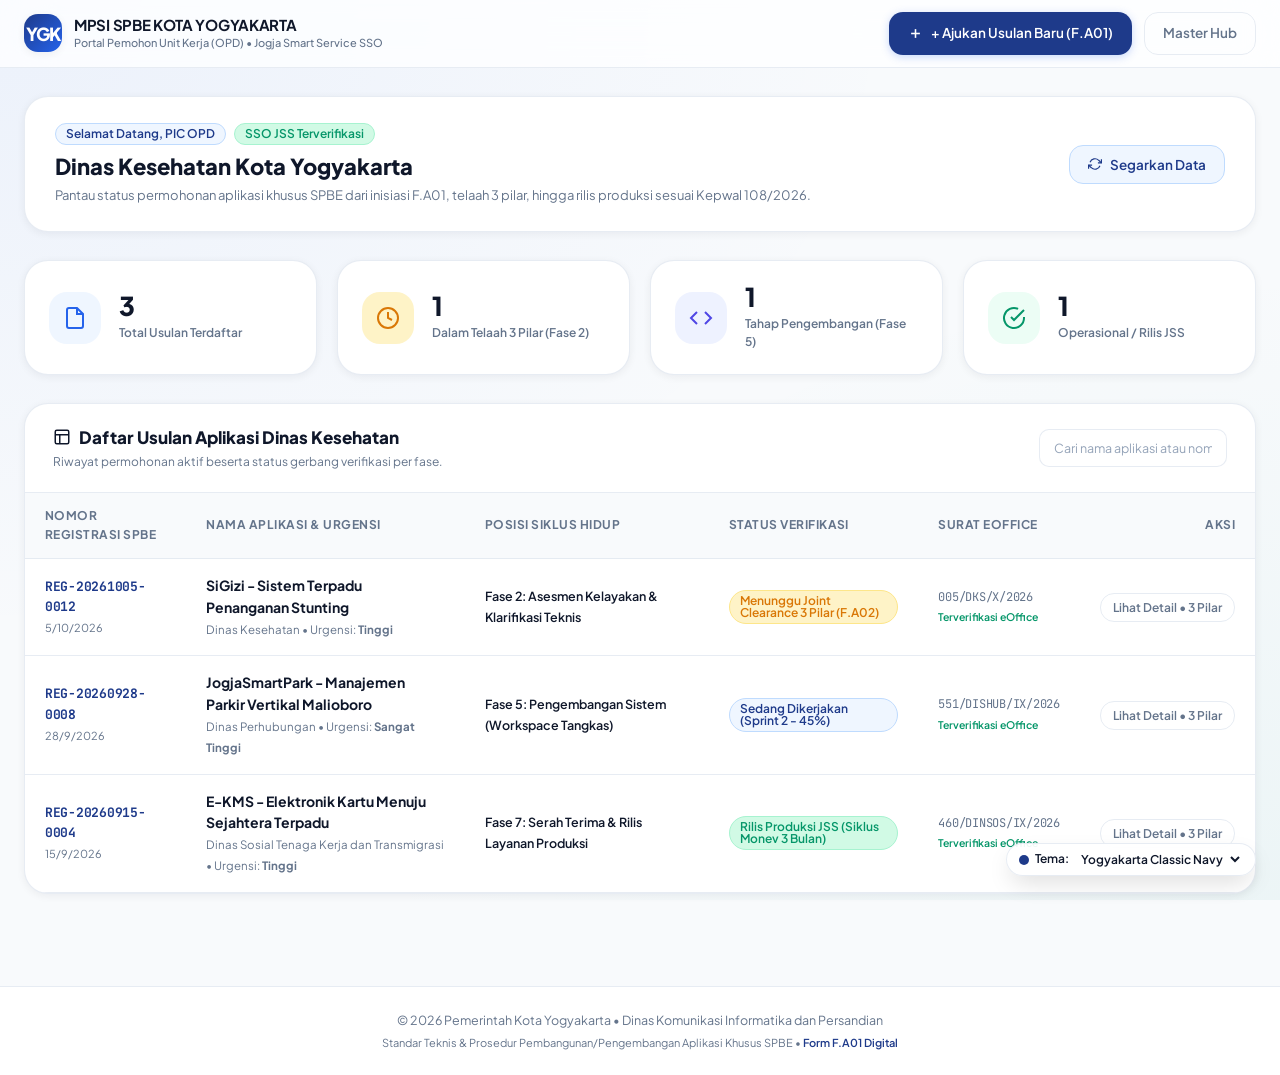
<file: prototype/peran/01-opd-pemohon/index.html>
<!DOCTYPE html>
<html lang="id">
<head>
  <meta charset="UTF-8">
  <meta name="viewport" content="width=device-width, initial-scale=1.0">
  <title>Dashboard Pemohon OPD - MPSI SPBE Kota Yogyakarta</title>
  <meta name="description" content="Workspace Interaktif PIC OPD: Pemantauan Siklus Hidup Permohonan Aplikasi SPBE, Tracking Status 3 Pilar, dan Feedback Loop Perbaikan Berkas.">
  
  <!-- Apple HIG Fonts & Design System -->
  <link rel="preconnect" href="https://fonts.googleapis.com">
  <link rel="preconnect" href="https://fonts.gstatic.com" crossorigin>
  <link href="https://fonts.googleapis.com/css2?family=Plus+Jakarta+Sans:wght@300;400;500;600;700;800&family=JetBrains+Mono:wght@400;500;600;700&display=swap" rel="stylesheet">
  
  <link rel="stylesheet" href="../../shared/css/apple-hig.css">
  <style>
    .opd-dashboard-wrap {
      max-width: 1320px;
      margin: 28px auto 60px;
      padding: 0 24px;
      width: 100%;
    }

    .stat-cards-grid {
      display: grid;
      grid-template-columns: repeat(auto-fit, minmax(240px, 1fr));
      gap: 20px;
      margin-bottom: 28px;
    }

    .stat-card {
      background: var(--bg-surface);
      border: 1px solid var(--border-subtle);
      border-radius: var(--radius-xl);
      padding: 22px 24px;
      box-shadow: var(--shadow-sm);
      display: flex;
      align-items: center;
      gap: 18px;
      transition: all var(--transition-normal);
    }

    .stat-card:hover {
      transform: translateY(-2px);
      box-shadow: var(--shadow-md);
      border-color: var(--primary-border);
    }

    .stat-icon {
      width: 52px;
      height: 52px;
      border-radius: var(--radius-lg);
      display: flex;
      align-items: center;
      justify-content: center;
      flex-shrink: 0;
    }

    .stat-info h4 {
      font-size: 26px;
      font-weight: 800;
      color: var(--text-main);
      line-height: 1.1;
    }

    .stat-info span {
      font-size: 12px;
      color: var(--text-muted);
      font-weight: 600;
      margin-top: 3px;
      display: block;
    }

    /* Table Container */
    .table-container-card {
      background: var(--bg-surface);
      border: 1px solid var(--border-subtle);
      border-radius: var(--radius-xl);
      box-shadow: var(--shadow-sm);
      overflow: hidden;
      margin-bottom: 32px;
    }

    .table-header-bar {
      padding: 20px 28px;
      display: flex;
      justify-content: space-between;
      align-items: center;
      border-bottom: 1px solid var(--border-subtle);
      gap: 16px;
      flex-wrap: wrap;
    }

    .table-header-bar h3 {
      font-size: 17px;
      font-weight: 800;
      color: var(--text-main);
      display: flex;
      align-items: center;
      gap: 8px;
    }

    .modern-table {
      width: 100%;
      border-collapse: collapse;
      text-align: left;
    }

    .modern-table th {
      background: var(--bg-app);
      padding: 14px 20px;
      font-size: 12px;
      font-weight: 700;
      color: var(--text-muted);
      text-transform: uppercase;
      letter-spacing: 0.04em;
      border-bottom: 1px solid var(--border-subtle);
    }

    .modern-table td {
      padding: 16px 20px;
      font-size: 13.5px;
      color: var(--text-main);
      border-bottom: 1px solid var(--border-subtle);
      vertical-align: middle;
    }

    .modern-table tr:hover td {
      background: var(--primary-light);
    }

    /* Modal Detail & Feedback Loop */
    .drawer-overlay {
      position: fixed;
      inset: 0;
      background: rgba(15, 23, 42, 0.55);
      backdrop-filter: blur(8px);
      z-index: 999;
      opacity: 0;
      pointer-events: none;
      transition: opacity 0.25s ease;
      display: flex;
      justify-content: flex-end;
    }

    .drawer-overlay.open {
      opacity: 1;
      pointer-events: auto;
    }

    .drawer-content {
      width: 100%;
      max-width: 600px;
      background: var(--bg-surface);
      height: 100%;
      overflow-y: auto;
      padding: 36px 32px;
      box-shadow: var(--shadow-float);
      transform: translateX(100%);
      transition: transform 0.3s cubic-bezier(0.16, 1, 0.3, 1);
    }

    .drawer-overlay.open .drawer-content {
      transform: translateX(0);
    }
  </style>
</head>
<body>

  <!-- Top Navigation Header -->
  <header class="apple-header">
    <div class="apple-header-inner">
      <div class="brand-badge-group">
        <div class="jogja-shield">YGK</div>
        <div class="brand-info">
          <h1>MPSI SPBE KOTA YOGYAKARTA</h1>
          <span>Portal Pemohon Unit Kerja (OPD) &bull; Jogja Smart Service SSO</span>
        </div>
      </div>

      <div style="display:flex; align-items:center; gap:12px;">
        <a href="../../proses/01-pengajuan-layanan/index.html" class="btn-apple btn-apple-primary">
          <svg width="15" height="15" viewBox="0 0 24 24" fill="none" stroke="currentColor" stroke-width="2.5"><line x1="12" y1="5" x2="12" y2="19"/><line x1="5" y1="12" x2="19" y2="12"/></svg>
          + Ajukan Usulan Baru (F.A01)
        </a>
        <a href="../../index.html" class="btn-apple btn-apple-ghost">Master Hub</a>
      </div>
    </div>
  </header>

  <!-- Main Content -->
  <main class="opd-dashboard-wrap">
    
    <!-- Welcome Banner -->
    <div style="background:var(--bg-surface); border:1px solid var(--border-subtle); border-radius:var(--radius-xl); padding:26px 30px; margin-bottom:28px; display:flex; justify-content:space-between; align-items:center; box-shadow:var(--shadow-sm);">
      <div>
        <div style="display:flex; align-items:center; gap:8px; margin-bottom:4px;">
          <span class="badge-apple blue">Selamat Datang, PIC OPD</span>
          <span class="badge-apple green">SSO JSS Terverifikasi</span>
        </div>
        <h2 style="font-size:22px; font-weight:800; color:var(--text-main);">Dinas Kesehatan Kota Yogyakarta</h2>
        <p style="font-size:13px; color:var(--text-muted); margin-top:2px;">
          Pantau status permohonan aplikasi khusus SPBE dari inisiasi F.A01, telaah 3 pilar, hingga rilis produksi sesuai Kepwal 108/2026.
        </p>
      </div>

      <div style="display:flex; gap:10px;">
        <button class="btn-apple btn-apple-secondary" onclick="location.reload();">
          <svg width="14" height="14" viewBox="0 0 24 24" fill="none" stroke="currentColor" stroke-width="2"><path d="M23 4v6h-6M1 20v-6h6"/><path d="M3.51 9a9 9 0 0 1 14.85-3.36L23 10M1 14l4.64 4.36A9 9 0 0 0 20.49 15"/></svg>
          Segarkan Data
        </button>
      </div>
    </div>

    <!-- Stat Metrik Cards -->
    <div class="stat-cards-grid">
      <div class="stat-card">
        <div class="stat-icon" style="background:#EFF6FF; color:#2563EB;">
          <svg width="24" height="24" viewBox="0 0 24 24" fill="none" stroke="currentColor" stroke-width="2"><path d="M14 2H6a2 2 0 0 0-2 2v16a2 2 0 0 0 2 2h12a2 2 0 0 0 2-2V8z"/><polyline points="14 2 14 8 20 8"/></svg>
        </div>
        <div class="stat-info">
          <h4 id="statTotalApps">3</h4>
          <span>Total Usulan Terdaftar</span>
        </div>
      </div>

      <div class="stat-card">
        <div class="stat-icon" style="background:#FEF3C7; color:#D97706;">
          <svg width="24" height="24" viewBox="0 0 24 24" fill="none" stroke="currentColor" stroke-width="2"><circle cx="12" cy="12" r="10"/><polyline points="12 6 12 12 16 14"/></svg>
        </div>
        <div class="stat-info">
          <h4 id="statInReview">1</h4>
          <span>Dalam Telaah 3 Pilar (Fase 2)</span>
        </div>
      </div>

      <div class="stat-card">
        <div class="stat-icon" style="background:#EEF2FF; color:#4F46E5;">
          <svg width="24" height="24" viewBox="0 0 24 24" fill="none" stroke="currentColor" stroke-width="2"><polyline points="16 18 22 12 16 6"/><polyline points="8 6 2 12 8 18"/></svg>
        </div>
        <div class="stat-info">
          <h4 id="statInDev">1</h4>
          <span>Tahap Pengembangan (Fase 5)</span>
        </div>
      </div>

      <div class="stat-card">
        <div class="stat-icon" style="background:#ECFDF5; color:#059669;">
          <svg width="24" height="24" viewBox="0 0 24 24" fill="none" stroke="currentColor" stroke-width="2"><path d="M22 11.08V12a10 10 0 1 1-5.93-9.14"/><polyline points="22 4 12 14.01 9 11.01"/></svg>
        </div>
        <div class="stat-info">
          <h4 id="statCompleted">1</h4>
          <span>Operasional / Rilis JSS</span>
        </div>
      </div>
    </div>

    <!-- Tabel Daftar Permohonan OPD -->
    <div class="table-container-card">
      <div class="table-header-bar">
        <div>
          <h3>
            <svg width="18" height="18" viewBox="0 0 24 24" fill="none" stroke="currentColor" stroke-width="2"><rect x="3" y="3" width="18" height="18" rx="2" ry="2"/><line x1="3" y1="9" x2="21" y2="9"/><line x1="9" y1="21" x2="9" y2="9"/></svg>
            Daftar Usulan Aplikasi Dinas Kesehatan
          </h3>
          <span style="font-size:12px; color:var(--text-muted);">Riwayat permohonan aktif beserta status gerbang verifikasi per fase.</span>
        </div>

        <div style="display:flex; gap:10px;">
          <input type="text" id="searchInput" placeholder="Cari nama aplikasi atau nomor registrasi..." class="input-apple" style="max-width:320px; font-size:12.5px;">
        </div>
      </div>

      <table class="modern-table">
        <thead>
          <tr>
            <th>Nomor Registrasi SPBE</th>
            <th>Nama Aplikasi & Urgensi</th>
            <th>Posisi Siklus Hidup</th>
            <th>Status Verifikasi</th>
            <th>Surat eOffice</th>
            <th style="text-align:right;">Aksi</th>
          </tr>
        </thead>
        <tbody id="appTableBody">
          <!-- Populated by JS -->
        </tbody>
      </table>
    </div>

  </main>

  <!-- Drawer Detail & Feedback Loop Modal -->
  <div class="drawer-overlay" id="drawerDetail">
    <div class="drawer-content">
      <div style="display:flex; justify-content:space-between; align-items:center; margin-bottom:20px;">
        <div>
          <span class="badge-apple blue" id="drwRegBadge">REG-20261005-0012</span>
          <h3 style="font-size:18px; font-weight:800; color:var(--text-main); margin-top:4px;" id="drwAppName">Nama Aplikasi</h3>
        </div>
        <button class="btn-apple btn-apple-ghost" onclick="closeDrawer();" style="padding:6px 10px;">&times;</button>
      </div>

      <div style="background:var(--bg-app); border:1px solid var(--border-subtle); border-radius:var(--radius-lg); padding:16px; margin-bottom:24px;">
        <div style="font-size:11.5px; font-weight:700; color:var(--text-muted); text-transform:uppercase; margin-bottom:6px;">Status Siklus Hidup:</div>
        <div style="font-size:14px; font-weight:700; color:var(--primary);" id="drwPhaseName">Fase 2: Asesmen Kelayakan</div>
        <span class="badge-apple amber" style="margin-top:6px;" id="drwStatusLabel">Menunggu Joint Clearance 3 Pilar</span>
      </div>

      <!-- Status 3 Pilar Box -->
      <div style="margin-bottom:24px;">
        <h4 style="font-size:13.5px; font-weight:700; margin-bottom:10px;">Status Joint Clearance 3 Pilar (Fase 2):</h4>
        
        <div style="display:flex; flex-direction:column; gap:10px;">
          <div style="background:var(--bg-surface); border:1px solid var(--border-subtle); border-radius:var(--radius-md); padding:12px 14px; display:flex; justify-content:space-between; align-items:center;">
            <div>
              <strong style="font-size:12.5px; display:block;">1. Bagian Organisasi Setda</strong>
              <span style="font-size:11.5px; color:var(--text-muted);" id="drwNoteOrg">Verifikasi Tupoksi & Peta Probis/SOP</span>
            </div>
            <span class="badge-apple gray" id="drwBadgeOrg">Pending</span>
          </div>

          <div style="background:var(--bg-surface); border:1px solid var(--border-subtle); border-radius:var(--radius-md); padding:12px 14px; display:flex; justify-content:space-between; align-items:center;">
            <div>
              <strong style="font-size:12.5px; display:block;">2. Bappeda Kota Yogyakarta</strong>
              <span style="font-size:11.5px; color:var(--text-muted);" id="drwNoteBappeda">Verifikasi Keselarasan RPJMD & SIPD</span>
            </div>
            <span class="badge-apple green" id="drwBadgeBappeda">&check; Disetujui</span>
          </div>

          <div style="background:var(--bg-surface); border:1px solid var(--border-subtle); border-radius:var(--radius-md); padding:12px 14px; display:flex; justify-content:space-between; align-items:center;">
            <div>
              <strong style="font-size:12.5px; display:block;">3. Diskominfo (Workbench)</strong>
              <span style="font-size:11.5px; color:var(--text-muted);" id="drwNoteKominfo">Uji Redundansi & Rubrik 12 Bagian</span>
            </div>
            <span class="badge-apple gray" id="drwBadgeKominfo">Pending</span>
          </div>
        </div>
      </div>

      <!-- Feedback Loop Perbaikan Box -->
      <div style="background:var(--warning-light); border:1px solid var(--warning-border); border-radius:var(--radius-lg); padding:16px; margin-bottom:24px;">
        <h4 style="font-size:13px; font-weight:800; color:var(--warning); display:flex; align-items:center; gap:6px;">
          <svg width="16" height="16" viewBox="0 0 24 24" fill="none" stroke="currentColor" stroke-width="2.5"><path d="M10.29 3.86L1.82 18a2 2 0 0 0 1.71 3h16.94a2 2 0 0 0 1.71-3L13.71 3.86a2 2 0 0 0-3.42 0z"/><line x1="12" y1="9" x2="12" y2="13"/><line x1="12" y1="17" x2="12.01" y2="17"/></svg>
          Siklus Perbaikan Berkas (Feedback Loop OPD)
        </h4>
        <p style="font-size:12px; color:var(--text-main); margin:6px 0 12px;">
          Jika ada catatan revisi dari pilar di atas, Anda dapat mengunggah berkas perbaikan di bawah ini untuk diverifikasi ulang:
        </p>

        <div style="border:1.5px dashed var(--warning); border-radius:var(--radius-md); padding:14px; text-align:center; background:#FFF; cursor:pointer;" onclick="alert('Simulasi Unggah Berkas Perbaikan: Berkas revisi berhasil diunggah ke MinIO!');">
          <span style="font-size:12px; font-weight:700; color:var(--warning);">+ Unggah Dokumen Revisi (PDF)</span>
          <span style="font-size:11px; color:var(--text-muted); display:block; margin-top:2px;">(Contoh: Revisi SOP Layanan / Peta Probis)</span>
        </div>
      </div>

      <div style="display:flex; gap:10px;">
        <button class="btn-apple btn-apple-primary" style="flex:1;" onclick="alert('Simulasi Cetak Lembar F.A01 Naskah Dinas Resmi');">Cetak PDF F.A01</button>
        <button class="btn-apple btn-apple-ghost" onclick="closeDrawer();">Tutup</button>
      </div>
    </div>
  </div>

  <!-- Apple Footer -->
  <footer class="apple-footer">
    <p>&copy; 2026 Pemerintah Kota Yogyakarta &bull; Dinas Komunikasi Informatika dan Persandian</p>
    <p style="margin-top:4px; font-size:11px;">
      Standar Teknis & Prosedur Pembangunan/Pengembangan Aplikasi Khusus SPBE &bull; <a href="../../proses/01-pengajuan-layanan/index.html">Form F.A01 Digital</a>
    </p>
  </footer>

  <!-- Scripts -->
  <script src="../../shared/js/mock-db.js"></script>
  <script src="../../shared/js/theme-switcher.js"></script>
  <script>
    document.addEventListener("DOMContentLoaded", () => {
      renderTable();

      const searchInput = document.getElementById("searchInput");
      if (searchInput) {
        searchInput.addEventListener("input", (e) => {
          renderTable(e.target.value.toLowerCase());
        });
      }
    });

    function renderTable(keyword = "") {
      const apps = window.MockDB ? MockDB.getApplications() : [];
      const tbody = document.getElementById("appTableBody");
      tbody.innerHTML = "";

      let inReviewCount = 0;
      let inDevCount = 0;
      let completedCount = 0;

      const filtered = apps.filter(app => {
        if (app.currentPhase === 2) inReviewCount++;
        if (app.currentPhase >= 3 && app.currentPhase <= 5) inDevCount++;
        if (app.currentPhase >= 6) completedCount++;

        if (!keyword) return true;
        return (
          app.name.toLowerCase().includes(keyword) ||
          app.regNumber.toLowerCase().includes(keyword) ||
          app.opd.toLowerCase().includes(keyword)
        );
      });

      document.getElementById("statTotalApps").textContent = apps.length;
      document.getElementById("statInReview").textContent = inReviewCount;
      document.getElementById("statInDev").textContent = inDevCount;
      document.getElementById("statCompleted").textContent = completedCount;

      if (filtered.length === 0) {
        tbody.innerHTML = `<tr><td colspan="6" style="text-align:center; padding:32px; color:var(--text-muted);">Tidak ada permohonan yang sesuai pencarian.</td></tr>`;
        return;
      }

      filtered.forEach(app => {
        const tr = document.createElement("tr");
        tr.innerHTML = `
          <td>
            <strong class="text-mono" style="color:var(--primary); font-size:13px; display:block;">${app.regNumber}</strong>
            <span style="font-size:11px; color:var(--text-muted);">${new Date(app.submittedAt).toLocaleDateString('id-ID')}</span>
          </td>
          <td>
            <strong style="display:block; font-size:14px;">${app.name}</strong>
            <span style="font-size:11.5px; color:var(--text-muted);">${app.opd} &bull; Urgensi: <strong>${app.urgency}</strong></span>
          </td>
          <td>
            <span style="font-weight:600; font-size:12.5px;">${app.phaseName}</span>
          </td>
          <td>
            <span class="badge-apple ${app.statusBadge || 'amber'}">${app.statusLabel}</span>
          </td>
          <td>
            <span class="text-mono" style="font-size:12px; color:var(--text-muted); display:block;">${app.eOfficeNumber || '-'}</span>
            <span style="font-size:10.5px; color:var(--success); font-weight:600;">Terverifikasi eOffice</span>
          </td>
          <td style="text-align:right;">
            <button class="btn-apple btn-apple-ghost" style="padding:6px 12px; font-size:12px;" onclick="openDetail('${app.id}')">
              Lihat Detail &bull; 3 Pilar
            </button>
          </td>
        `;
        tbody.appendChild(tr);
      });
    }

    function openDetail(id) {
      const app = MockDB.getApplicationById(id);
      if (!app) return;

      document.getElementById("drwRegBadge").textContent = app.regNumber;
      document.getElementById("drwAppName").textContent = app.name;
      document.getElementById("drwPhaseName").textContent = app.phaseName;
      document.getElementById("drwStatusLabel").textContent = app.statusLabel;

      if (app.pilarReviews) {
        // Organisasi
        const org = app.pilarReviews.organisasi;
        document.getElementById("drwNoteOrg").textContent = org.notes;
        document.getElementById("drwBadgeOrg").textContent = org.status;
        document.getElementById("drwBadgeOrg").className = `badge-apple ${org.status === 'DISETUJUI' ? 'green' : 'gray'}`;

        // Bappeda
        const bap = app.pilarReviews.bappeda;
        document.getElementById("drwNoteBappeda").textContent = bap.notes;
        document.getElementById("drwBadgeBappeda").textContent = bap.status;
        document.getElementById("drwBadgeBappeda").className = `badge-apple ${bap.status === 'DISETUJUI' ? 'green' : 'gray'}`;

        // Kominfo
        const kom = app.pilarReviews.diskominfo;
        document.getElementById("drwNoteKominfo").textContent = kom.notes;
        document.getElementById("drwBadgeKominfo").textContent = kom.status;
        document.getElementById("drwBadgeKominfo").className = `badge-apple ${kom.status === 'DISETUJUI' ? 'green' : 'gray'}`;
      }

      document.getElementById("drawerDetail").classList.add("open");
    }

    function closeDrawer() {
      document.getElementById("drawerDetail").classList.remove("open");
    }
  </script>
</body>
</html>
</file>
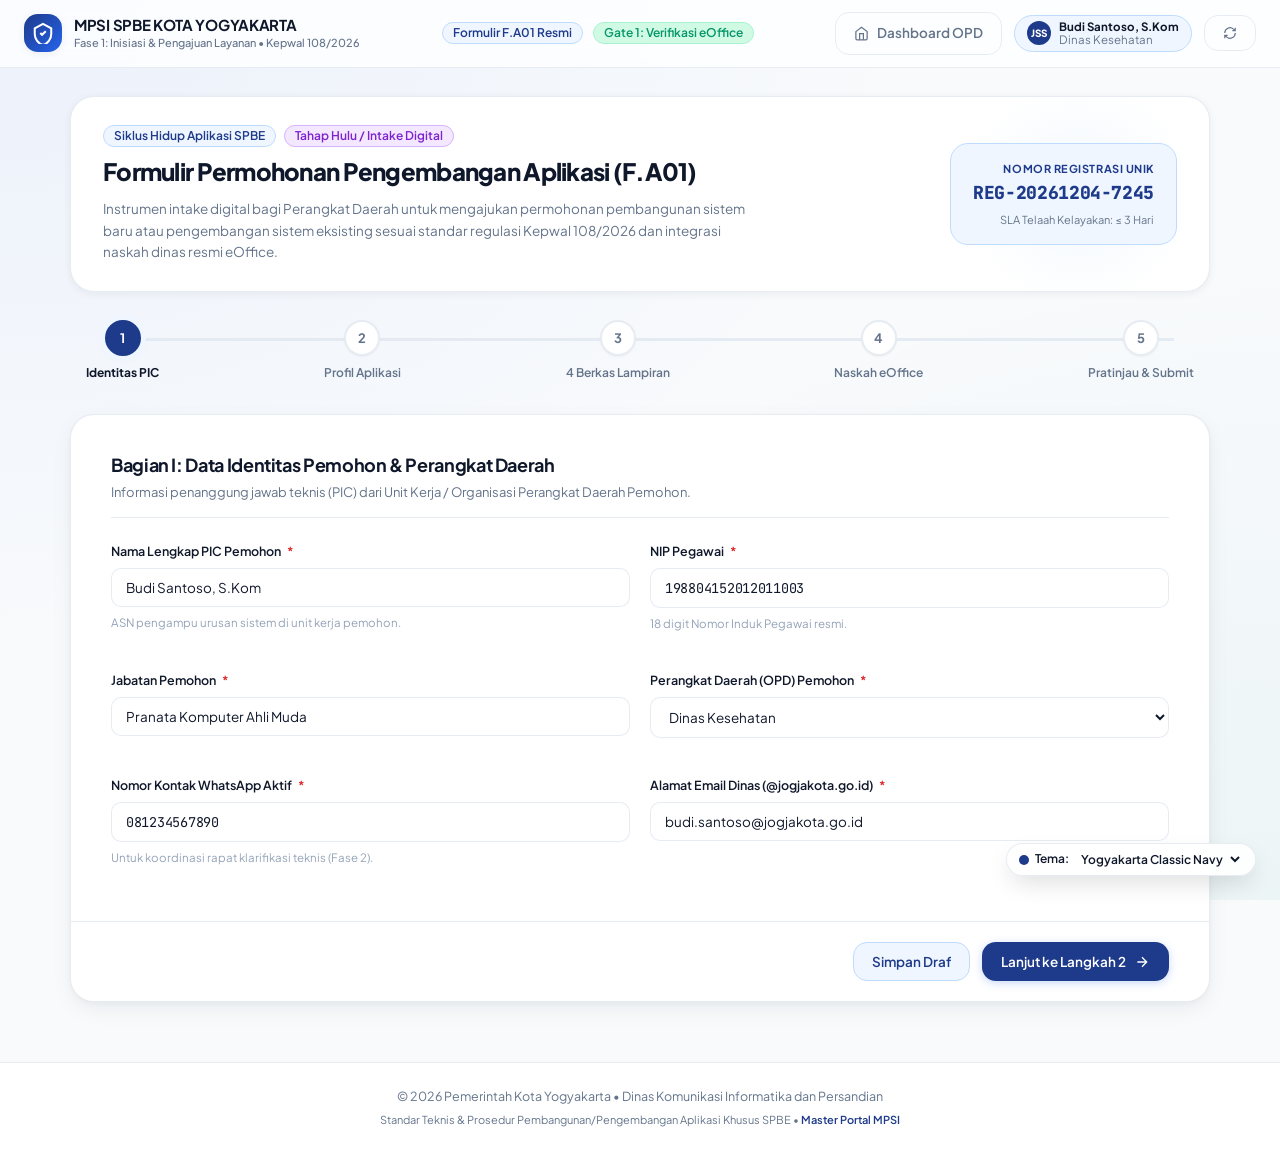
<file: prototype/proses/01-pengajuan-layanan/index.html>
<!DOCTYPE html>
<html lang="id">
<head>
  <meta charset="UTF-8">
  <meta name="viewport" content="width=device-width, initial-scale=1.0">
  <title>Fase 1: Formulir Pengajuan Pengembangan Aplikasi SPBE (Form F.A01) - Kota Yogyakarta</title>
  <meta name="description" content="Prototype Interaktif Fase 1: Intake Permohonan Pengembangan Aplikasi SPBE, Unggah Persyaratan 4 Dokumen MinIO, dan Integrasi eOffice (Form F.A01) Pemerintah Kota Yogyakarta.">
  
  <!-- Apple HIG Fonts & Icons -->
  <link rel="preconnect" href="https://fonts.googleapis.com">
  <link rel="preconnect" href="https://fonts.gstatic.com" crossorigin>
  <link href="https://fonts.googleapis.com/css2?family=Plus+Jakarta+Sans:wght@300;400;500;600;700;800&family=JetBrains+Mono:wght@400;500;600;700&display=swap" rel="stylesheet">
  
  <!-- CSS Design System -->
  <link rel="stylesheet" href="../../shared/css/apple-hig.css">
  <link rel="stylesheet" href="style.css">
</head>
<body>

  <!-- 1. Apple HIG Top Header -->
  <header class="apple-header" id="topNav">
    <div class="apple-header-inner">
      <div class="brand-badge-group">
        <div class="jogja-shield" title="Logo Pemkot Yogyakarta">
          <svg width="22" height="22" viewBox="0 0 24 24" fill="none" stroke="currentColor" stroke-width="2.2">
            <path d="M12 2L3 7v6c0 5.55 3.84 10.74 9 12 5.16-1.26 9-6.45 9-12V7l-9-5z"/>
            <path d="M9 12l2 2 4-4"/>
          </svg>
        </div>
        <div class="brand-info">
          <h1>MPSI SPBE KOTA YOGYAKARTA</h1>
          <span>Fase 1: Inisiasi & Pengajuan Layanan &bull; Kepwal 108/2026</span>
        </div>
      </div>

      <div style="display:flex; align-items:center; gap:10px;">
        <span class="badge-apple blue">Formulir F.A01 Resmi</span>
        <span class="badge-apple green">Gate 1: Verifikasi eOffice</span>
      </div>

      <div style="display:flex; align-items:center; gap:12px;">
        <a href="../../peran/01-opd-pemohon/index.html" class="btn-apple btn-apple-ghost" title="Buka Dashboard OPD">
          <svg width="15" height="15" viewBox="0 0 24 24" fill="none" stroke="currentColor" stroke-width="2"><path d="M3 9l9-7 9 7v11a2 2 0 0 1-2 2H5a2 2 0 0 1-2-2z"/><polyline points="9 22 9 12 15 12 15 22"/></svg>
          Dashboard OPD
        </a>
        <div style="display:flex; align-items:center; gap:8px; padding:4px 12px; background:var(--primary-light); border:1px solid var(--primary-border); border-radius:var(--radius-full);">
          <div style="width:24px; height:24px; border-radius:50%; background:var(--primary); color:#FFF; display:flex; align-items:center; justify-content:center; font-size:10px; font-weight:800;">JSS</div>
          <div style="font-size:11.5px; line-height:1.2;">
            <strong style="display:block; color:var(--text-main);">Budi Santoso, S.Kom</strong>
            <span style="color:var(--text-muted);">Dinas Kesehatan</span>
          </div>
        </div>
        <button type="button" class="btn-apple btn-apple-ghost" id="btnResetData" title="Reset Data Demo">
          <svg width="14" height="14" viewBox="0 0 24 24" fill="none" stroke="currentColor" stroke-width="2"><path d="M3 12a9 9 0 0 1 15-6.7L21 8M21 3v5h-5M21 12a9 9 0 0 1-15 6.7L3 16M3 21v-5h5"/></svg>
        </button>
      </div>
    </div>
  </header>

  <!-- 2. Main Page Layout -->
  <main class="form-page-wrap">
    
    <!-- Hero Banner -->
    <section class="page-hero-banner">
      <div class="hero-text">
        <div style="display:flex; gap:8px; margin-bottom:6px;">
          <span class="badge-apple blue">Siklus Hidup Aplikasi SPBE</span>
          <span class="badge-apple purple">Tahap Hulu / Intake Digital</span>
        </div>
        <h2>Formulir Permohonan Pengembangan Aplikasi (F.A01)</h2>
        <p>
          Instrumen intake digital bagi Perangkat Daerah untuk mengajukan permohonan pembangunan sistem baru atau pengembangan sistem eksisting sesuai standar regulasi Kepwal 108/2026 dan integrasi naskah dinas resmi eOffice.
        </p>
      </div>

      <div class="hero-meta-box">
        <span class="hero-meta-label">Nomor Registrasi Unik</span>
        <span class="hero-meta-val text-mono" id="displayRegNumber">REG-20261008-0042</span>
        <span style="font-size:11px; color:var(--text-muted); display:block; margin-top:4px;">SLA Telaah Kelayakan: &le; 3 Hari</span>
      </div>
    </section>

    <!-- Stepper Navigation (Apple HIG 5 Steps) -->
    <div class="apple-stepper">
      <div class="step-node active" data-step="1" id="stepNode1">
        <div class="step-circle">1</div>
        <span class="step-label">Identitas PIC</span>
      </div>
      <div class="step-node" data-step="2" id="stepNode2">
        <div class="step-circle">2</div>
        <span class="step-label">Profil Aplikasi</span>
      </div>
      <div class="step-node" data-step="3" id="stepNode3">
        <div class="step-circle">3</div>
        <span class="step-label">4 Berkas Lampiran</span>
      </div>
      <div class="step-node" data-step="4" id="stepNode4">
        <div class="step-circle">4</div>
        <span class="step-label">Naskah eOffice</span>
      </div>
      <div class="step-node" data-step="5" id="stepNode5">
        <div class="step-circle">5</div>
        <span class="step-label">Pratinjau & Submit</span>
      </div>
    </div>

    <!-- Form Wizard Container -->
    <div class="form-card-container">
      <form id="formFA01" novalidate>
        
        <div class="form-body-padded">

          <!-- STEP 1: Identitas Pemohon -->
          <section class="form-step-section active" id="stepSection1">
            <div class="section-legend">
              <h3>Bagian I: Data Identitas Pemohon & Perangkat Daerah</h3>
              <p>Informasi penanggung jawab teknis (PIC) dari Unit Kerja / Organisasi Perangkat Daerah Pemohon.</p>
            </div>

            <div class="form-grid-2">
              <div class="field-group">
                <label class="field-label" for="picName">Nama Lengkap PIC Pemohon <span class="req">*</span></label>
                <input type="text" id="picName" class="input-apple" value="Budi Santoso, S.Kom" required>
                <span class="field-hint">ASN pengampu urusan sistem di unit kerja pemohon.</span>
              </div>

              <div class="field-group">
                <label class="field-label" for="picNip">NIP Pegawai <span class="req">*</span></label>
                <input type="text" id="picNip" class="input-apple text-mono" value="198804152012011003" required>
                <span class="field-hint">18 digit Nomor Induk Pegawai resmi.</span>
              </div>

              <div class="field-group">
                <label class="field-label" for="picPosition">Jabatan Pemohon <span class="req">*</span></label>
                <input type="text" id="picPosition" class="input-apple" value="Pranata Komputer Ahli Muda" required>
              </div>

              <div class="field-group">
                <label class="field-label" for="picOpd">Perangkat Daerah (OPD) Pemohon <span class="req">*</span></label>
                <select id="picOpd" class="input-apple" required>
                  <option value="Dinas Kesehatan" selected>Dinas Kesehatan</option>
                  <option value="Dinas Pendidikan Pemuda dan Olahraga">Dinas Pendidikan Pemuda dan Olahraga</option>
                  <option value="Dinas Sosial Tenaga Kerja dan Transmigrasi">Dinas Sosial Tenaga Kerja dan Transmigrasi</option>
                  <option value="Dinas Perhubungan">Dinas Perhubungan</option>
                  <option value="Dinas Pekerjaan Umum Perumahan dan Kawasan Permukiman">Dinas PUPKP</option>
                  <option value="Dinas Kependudukan dan Pencatatan Sipil">Dinas Dukcapil</option>
                  <option value="Dinas Lingkungan Hidup">Dinas Lingkungan Hidup</option>
                  <option value="Badan Pengelolaan Keuangan dan Aset Daerah">BPKAD</option>
                  <option value="Badan Perencanaan Pembangunan Daerah">Bappeda</option>
                  <option value="Bagian Organisasi Sekretariat Daerah">Bagian Organisasi Setda</option>
                  <option value="Inspektorat Kota Yogyakarta">Inspektorat Kota Yogyakarta</option>
                </select>
              </div>

              <div class="field-group">
                <label class="field-label" for="picPhone">Nomor Kontak WhatsApp Aktif <span class="req">*</span></label>
                <input type="tel" id="picPhone" class="input-apple text-mono" value="081234567890" required>
                <span class="field-hint">Untuk koordinasi rapat klarifikasi teknis (Fase 2).</span>
              </div>

              <div class="field-group">
                <label class="field-label" for="picEmail">Alamat Email Dinas (@jogjakota.go.id) <span class="req">*</span></label>
                <input type="email" id="picEmail" class="input-apple" value="budi.santoso@jogjakota.go.id" required>
              </div>
            </div>
          </section>

          <!-- STEP 2: Profil & Urgensi Aplikasi -->
          <section class="form-step-section" id="stepSection2">
            <div class="section-legend">
              <h3>Bagian II: Informasi Umum & Profil Aplikasi Usulan</h3>
              <p>Deskripsikan sistem yang diajukan beserta urgensi dan dampak terhadap layanan publik SPBE.</p>
            </div>

            <div class="form-grid-2">
              <div class="field-group">
                <label class="field-label" for="appName">Nama Resmi Aplikasi Usulan <span class="req">*</span></label>
                <input type="text" id="appName" class="input-apple" value="SiGizi - Sistem Terpadu Penanganan Stunting" required>
              </div>

              <div class="field-group">
                <label class="field-label" for="appShortName">Akronim / Nama Singkat <span class="req">*</span></label>
                <input type="text" id="appShortName" class="input-apple text-mono" value="SiGizi" required>
              </div>

              <div class="field-group">
                <label class="field-label" for="appCategory">Kategori Pengembangan <span class="req">*</span></label>
                <select id="appCategory" class="input-apple" required>
                  <option value="Pembangunan Baru" selected>Pembangunan Sistem Baru</option>
                  <option value="Pengembangan Modul">Pengembangan Fitur/Modul Tambahan</option>
                  <option value="Integrasi Sistem">Integrasi / Interoperabilitas API (SPLP)</option>
                  <option value="Replikasi SPBE">Replikasi dari Instansi Lain</option>
                </select>
              </div>

              <div class="field-group">
                <label class="field-label" for="urgencyLevel">Tingkat Urgensi Layanan <span class="req">*</span></label>
                <select id="urgencyLevel" class="input-apple" required>
                  <option value="Sangat Tinggi">Sangat Tinggi (Mandat Regulasi / Kepala Daerah)</option>
                  <option value="Tinggi" selected>Tinggi (Peningkatan Pelayanan Publik)</option>
                  <option value="Sedang">Sedang (Efisiensi Operasional Internal OPD)</option>
                </select>
              </div>

              <div class="field-group form-grid-full">
                <label class="field-label" for="targetUsers">Sasaran Pengguna Layanan <span class="req">*</span></label>
                <input type="text" id="targetUsers" class="input-apple" value="Masyarakat Umum (JSS), Tenaga Medis Puskesmas, dan Kader Posyandu" required>
                <span class="field-hint">Sebutkan siapa saja pihak internal maupun eksternal yang akan mengoperasikan sistem.</span>
              </div>

              <div class="field-group form-grid-full">
                <label class="field-label" for="appDescription">Deskripsi & Tujuan Pembangunan Sistem <span class="req">*</span></label>
                <textarea id="appDescription" class="input-apple" rows="4" required>Sistem informasi digital untuk pencatatan antropometri balita secara real-time dari 14 Kemantren, deteksi dini risiko gagal tumbuh (stunting), pemantauan pemberian makanan tambahan (PMT), dan rujukan terpadu ke RSUD.</textarea>
              </div>

              <div class="field-group form-grid-full">
                <label class="field-label" for="impactIfRejected">Dampak / Risiko Jika Sistem Tidak Dibangun <span class="req">*</span></label>
                <textarea id="impactIfRejected" class="input-apple" rows="3" required>Terjadi keterlambatan intervensi gizi balita karena rekapitulasi data masih manual via spreadsheet, duplikasi intervensi bantuan sosial, dan tidak tercapainya target penurunan stunting nasional sebesar 14%.</textarea>
              </div>
            </div>
          </section>

          <!-- STEP 3: 4 Berkas Lampiran Mandatori (MinIO Upload) -->
          <section class="form-step-section" id="stepSection3">
            <div class="section-legend">
              <h3>Bagian III: Unggah 4 Dokumen Lampiran Mandatori (Kepwal 108/2026)</h3>
              <p>Seluruh dokumen wajib berformat PDF asli dan akan diverifikasi integritasnya ke MinIO Object Storage.</p>
            </div>

            <div class="upload-grid">
              <!-- Dokumen 1 -->
              <div class="upload-dropzone has-file" id="dropzone1">
                <div class="upload-icon">
                  <svg width="22" height="22" viewBox="0 0 24 24" fill="none" stroke="currentColor" stroke-width="2"><path d="M14 2H6a2 2 0 0 0-2 2v16a2 2 0 0 0 2 2h12a2 2 0 0 0 2-2V8z"/><polyline points="14 2 14 8 20 8"/><line x1="16" y1="13" x2="8" y2="13"/><line x1="16" y1="17" x2="8" y2="17"/><polyline points="10 9 9 9 8 9"/></svg>
                </div>
                <div class="upload-title">1. Dasar Hukum / Regulasi</div>
                <div class="upload-desc">Perda, Perwal, Kepwal, Renstra, atau SE penugasan.</div>
                <div class="upload-status-chip" id="chipFile1">&check; Perwal_Stunting_42_2024.pdf (2.4 MB)</div>
                <input type="file" accept=".pdf" style="display:none;" id="fileInput1">
              </div>

              <!-- Dokumen 2 -->
              <div class="upload-dropzone has-file" id="dropzone2">
                <div class="upload-icon">
                  <svg width="22" height="22" viewBox="0 0 24 24" fill="none" stroke="currentColor" stroke-width="2"><path d="M16 4h2a2 2 0 0 1 2 2v14a2 2 0 0 1-2 2H6a2 2 0 0 1-2-2V6a2 2 0 0 1 2-2h2"/><rect x="8" y="2" width="8" height="4" rx="1" ry="1"/><path d="M9 14l2 2 4-4"/></svg>
                </div>
                <div class="upload-title">2. SOP Pelayanan / Bisnis Proses</div>
                <div class="upload-desc">Alur proses bisnis manual dan SOP tata laksana OPD.</div>
                <div class="upload-status-chip" id="chipFile2">&check; SOP_Pencatatan_Gizi_Balita.pdf (1.1 MB)</div>
                <input type="file" accept=".pdf" style="display:none;" id="fileInput2">
              </div>

              <!-- Dokumen 3 -->
              <div class="upload-dropzone has-file" id="dropzone3">
                <div class="upload-icon">
                  <svg width="22" height="22" viewBox="0 0 24 24" fill="none" stroke="currentColor" stroke-width="2"><path d="M21.21 15.89A10 10 0 1 1 8 2.83"/><path d="M22 12A10 10 0 0 0 12 2v10z"/></svg>
                </div>
                <div class="upload-title">3. Contoh Laporan / Output Manual</div>
                <div class="upload-desc">Formulir kertas, format spreadsheet, atau kartu pantau.</div>
                <div class="upload-status-chip" id="chipFile3">&check; Format_Laporan_Kader.pdf (850 KB)</div>
                <input type="file" accept=".pdf" style="display:none;" id="fileInput3">
              </div>

              <!-- Dokumen 4 -->
              <div class="upload-dropzone" id="dropzone4">
                <div class="upload-icon">
                  <svg width="22" height="22" viewBox="0 0 24 24" fill="none" stroke="currentColor" stroke-width="2"><path d="M4 19.5A2.5 2.5 0 0 1 6.5 17H20"/><path d="M6.5 2H20v20H6.5A2.5 2.5 0 0 1 4 19.5v-15A2.5 2.5 0 0 1 6.5 2z"/></svg>
                </div>
                <div class="upload-title">4. Dokumen Pendukung Lainnya</div>
                <div class="upload-desc">Draf KAK awal, kajian teknis, atau nota kesepahaman.</div>
                <div class="upload-status-chip" id="chipFile4">+ Klik untuk Unggah (PDF)</div>
                <input type="file" accept=".pdf" style="display:none;" id="fileInput4">
              </div>
            </div>

            <div style="margin-top:20px; padding:14px 18px; background:var(--primary-light); border:1px solid var(--primary-border); border-radius:var(--radius-md); display:flex; align-items:center; gap:12px;">
              <svg width="20" height="20" viewBox="0 0 24 24" fill="none" stroke="currentColor" stroke-width="2" style="color:var(--primary); flex-shrink:0;"><circle cx="12" cy="12" r="10"/><line x1="12" y1="16" x2="12" y2="12"/><line x1="12" y1="8" x2="12.01" y2="8"/></svg>
              <div style="font-size:12px; color:var(--text-main);">
                <strong>Simulasi Validasi Magic Bytes MinIO:</strong> Seluruh berkas otomatis dicek header binernya (`%PDF-1.x`) dan tersimpan dengan proteksi integritas checksum SHA-256.
              </div>
            </div>
          </section>

          <!-- STEP 4: Integrasi Surat Dinas eOffice -->
          <section class="form-step-section" id="stepSection4">
            <div class="section-legend">
              <h3>Bagian IV: Integrasi Naskah Dinas Resmi (eOffice Pemkot Yogyakarta)</h3>
              <p>Sesuai Kepwal 108/2026, setiap usulan aplikasi wajib disertai surat pengantar resmi yang tercatat di sistem eOffice.</p>
            </div>

            <div class="form-grid-2">
              <div class="field-group">
                <label class="field-label" for="eOfficeNumber">Nomor Surat Dinas eOffice <span class="req">*</span></label>
                <div style="display:flex; gap:8px;">
                  <input type="text" id="eOfficeNumber" class="input-apple text-mono" value="005/DKS/X/2026" placeholder="Contoh: 005/DKS/X/2026" required>
                  <button type="button" class="btn-apple btn-apple-secondary" id="btnCheckEOffice">Verifikasi eOffice</button>
                </div>
                <span class="field-hint">Masukkan nomor registrasi naskah dinas keluar dari eOffice OPD.</span>
              </div>

              <div class="field-group">
                <label class="field-label" for="eOfficeDate">Tanggal Surat Dinas <span class="req">*</span></label>
                <input type="date" id="eOfficeDate" class="input-apple" value="2026-10-05" required>
              </div>

              <div class="field-group form-grid-full">
                <label class="field-label" for="eOfficeSubject">Perihal Surat Dinas <span class="req">*</span></label>
                <input type="text" id="eOfficeSubject" class="input-apple" value="Permohonan Pembangunan Aplikasi Khusus SPBE Bidang Kesehatan Masyarakat" required>
              </div>
            </div>

            <div id="eOfficeResultBox" style="margin-top:16px; padding:18px 22px; background:var(--success-light); border:1px solid var(--success-border); border-radius:var(--radius-lg); display:flex; align-items:center; justify-content:space-between;">
              <div style="display:flex; align-items:center; gap:14px;">
                <div style="width:36px; height:36px; border-radius:50%; background:var(--success); color:#FFF; display:flex; align-items:center; justify-content:center;">
                  <svg width="20" height="20" viewBox="0 0 24 24" fill="none" stroke="currentColor" stroke-width="2.5"><polyline points="20 6 9 17 4 12"/></svg>
                </div>
                <div>
                  <strong style="color:var(--success); font-size:13.5px; display:block;">Surat Dinas Terverifikasi di eOffice Pemkot Yogyakarta</strong>
                  <span style="font-size:12px; color:var(--text-muted);">Pengirim: Kepala Dinas Kesehatan Kota Yogyakarta &bull; Status: Naskah Dinas Sah Terkirim</span>
                </div>
              </div>
              <span class="badge-apple green">eOffice Connected</span>
            </div>
          </section>

          <!-- STEP 5: Pratinjau Lembar Form F.A01 Ber-KOP Resmi & Tanda Terima QR -->
          <section class="form-step-section" id="stepSection5">
            <div class="section-legend">
              <div style="display:flex; justify-content:space-between; align-items:center;">
                <div>
                  <h3>Bagian V: Pratinjau Naskah Dinas F.A01 & Tanda Terima Penyerahan</h3>
                  <p>Periksa kembali seluruh lembar isian sebelum mengunci permohonan ke antrean Seksi Perencanaan.</p>
                </div>
                <button type="button" class="btn-apple btn-apple-secondary" onclick="window.print()">
                  <svg width="15" height="15" viewBox="0 0 24 24" fill="none" stroke="currentColor" stroke-width="2"><polyline points="6 9 6 2 18 2 18 9"/><path d="M6 18H4a2 2 0 0 1-2-2v-5a2 2 0 0 1 2-2h16a2 2 0 0 1 2 2v5a2 2 0 0 1-2 2h-2"/><rect x="6" y="14" width="12" height="8"/></svg>
                  Cetak Lembar F.A01
                </button>
              </div>
            </div>

            <!-- Paper Sheet Preview -->
            <div class="paper-preview-container">
              <div class="paper-sheet" id="printSheet">
                
                <!-- KOP Surat Dinas Pemkot -->
                <div class="kop-surat">
                  <div class="jogja-shield" style="width:64px; height:64px; font-size:24px; border-radius:12px;">YGK</div>
                  <div class="kop-text">
                    <h4>PEMERINTAH KOTA YOGYAKARTA</h4>
                    <h3>DINAS KOMUNIKASI INFORMATIKA DAN PERSANDIAN</h3>
                    <p>Jalan Kenari No. 56 Yogyakarta 55165 &bull; Telepon: (0274) 551230 &bull; Website: warta.jogjakota.go.id</p>
                  </div>
                </div>

                <!-- Judul Formulir -->
                <div class="judul-formulir">
                  <h4>FORMULIR PENGAJUAN PENGEMBANGAN APLIKASI SPBE (FORM F.A01)</h4>
                  <p>Nomor Registrasi Sistem: <strong class="text-mono" id="previewSheetReg">REG-20261008-0042</strong></p>
                </div>

                <!-- Tabel Data Isian -->
                <table class="tabel-isian">
                  <tr>
                    <th colspan="2">I. DATA PEMOHON & PERANGKAT DAERAH</th>
                  </tr>
                  <tr>
                    <td width="35%"><strong>Nama Pemohon (PIC)</strong></td>
                    <td id="pvPicName">Budi Santoso, S.Kom</td>
                  </tr>
                  <tr>
                    <td><strong>NIP Pegawai</strong></td>
                    <td class="text-mono" id="pvPicNip">198804152012011003</td>
                  </tr>
                  <tr>
                    <td><strong>Perangkat Daerah (OPD)</strong></td>
                    <td id="pvPicOpd">Dinas Kesehatan Kota Yogyakarta</td>
                  </tr>
                  <tr>
                    <td><strong>Kontak / Email</strong></td>
                    <td id="pvPicContact">081234567890 / budi.santoso@jogjakota.go.id</td>
                  </tr>

                  <tr>
                    <th colspan="2">II. INFORMASI UMUM APLIKASI</th>
                  </tr>
                  <tr>
                    <td><strong>Nama Sistem Aplikasi</strong></td>
                    <td><strong id="pvAppName">SiGizi - Sistem Terpadu Penanganan Stunting</strong> (<span id="pvAppShort">SiGizi</span>)</td>
                  </tr>
                  <tr>
                    <td><strong>Kategori & Urgensi</strong></td>
                    <td><span id="pvCategory">Pembangunan Sistem Baru</span> &bull; Urgensi: <span id="pvUrgency">Tinggi</span></td>
                  </tr>
                  <tr>
                    <td><strong>Sasaran Pengguna</strong></td>
                    <td id="pvTargetUsers">Masyarakat Umum (JSS), Tenaga Medis Puskesmas, dan Kader Posyandu</td>
                  </tr>
                  <tr>
                    <td><strong>Deskripsi & Tujuan</strong></td>
                    <td id="pvDescription">Sistem informasi digital untuk pencatatan antropometri balita secara real-time dari 14 Kemantren.</td>
                  </tr>
                  <tr>
                    <td><strong>Risiko Jika Tidak Dibangun</strong></td>
                    <td id="pvImpact">Keterlambatan intervensi gizi balita karena rekapitulasi data masih manual via spreadsheet.</td>
                  </tr>

                  <tr>
                    <th colspan="2">III. INTEGRASI NASKAH DINAS & DOKUMEN PERSYARATAN</th>
                  </tr>
                  <tr>
                    <td><strong>Nomor & Tgl Surat eOffice</strong></td>
                    <td class="text-mono" id="pvEOffice">005/DKS/X/2026 &bull; Tgl: 2026-10-05 (Terverifikasi Sah)</td>
                  </tr>
                  <tr>
                    <td><strong>Lampiran Tersimpan MinIO</strong></td>
                    <td>1. Dasar Hukum (Perwal 42/2024) | 2. SOP Pelayanan | 3. Format Laporan Manual</td>
                  </tr>
                </table>

                <!-- Tanda Tangan & QR Code -->
                <div class="ttd-grid">
                  <div class="ttd-box">
                    <p>Mengetahui,<br><strong>Kepala Bidang SI dan Statistik</strong></p>
                    <div class="ttd-qr text-mono">TTE TERVERIFIKASI<br>DISPARITAS 0%</div>
                    <p><u>Dinas Kominfo dan Persandian</u><br>Kota Yogyakarta</p>
                  </div>
                  <div class="ttd-box">
                    <p>Yogyakarta, <span id="pvTodayDate">08 Oktober 2026</span><br><strong>Pemohon (PIC OPD)</strong></p>
                    <div class="ttd-qr text-mono">QR CODE JSS<br>TANDA TERIMA SAH</div>
                    <p><u id="pvSignPic">Budi Santoso, S.Kom</u><br>NIP. <span id="pvSignNip">198804152012011003</span></p>
                  </div>
                </div>

              </div>
            </div>

            <div style="margin-top:20px; display:flex; align-items:center; gap:12px; padding:14px 18px; background:var(--warning-light); border:1px solid var(--warning-border); border-radius:var(--radius-md);">
              <svg width="20" height="20" viewBox="0 0 24 24" fill="none" stroke="currentColor" stroke-width="2" style="color:var(--warning); flex-shrink:0;"><path d="M10.29 3.86L1.82 18a2 2 0 0 0 1.71 3h16.94a2 2 0 0 0 1.71-3L13.71 3.86a2 2 0 0 0-3.42 0z"/><line x1="12" y1="9" x2="12" y2="13"/><line x1="12" y1="17" x2="12.01" y2="17"/></svg>
              <span style="font-size:12.5px; color:var(--text-main);">
                <strong>Pernyataan Kepatuhan:</strong> Dengan menekan tombol <em>Kirim Permohonan</em>, OPD menyatakan bahwa seluruh dokumen yang diunggah adalah sah dan siap dilakukan <strong>Asesmen Kelayakan 3 Pilar (Kominfo, Bagian Organisasi, Bappeda)</strong> pada Fase 2.
              </span>
            </div>
          </section>

        </div>

        <!-- Action Bar Footer -->
        <div class="form-action-bar">
          <button type="button" class="btn-apple btn-apple-ghost" id="btnPrevStep" style="visibility:hidden;">
            <svg width="16" height="16" viewBox="0 0 24 24" fill="none" stroke="currentColor" stroke-width="2"><path d="M19 12H5M12 19l-7-7 7-7"/></svg>
            Kembali
          </button>

          <div class="action-buttons-right">
            <button type="button" class="btn-apple btn-apple-secondary" id="btnSaveDraft">Simpan Draf</button>
            <button type="button" class="btn-apple btn-apple-primary" id="btnNextStep">
              Lanjut ke Langkah 2
              <svg width="16" height="16" viewBox="0 0 24 24" fill="none" stroke="currentColor" stroke-width="2"><path d="M5 12h14M12 5l7 7-7 7"/></svg>
            </button>
            <button type="submit" class="btn-apple btn-apple-success" id="btnFinalSubmit" style="display:none;">
              <svg width="16" height="16" viewBox="0 0 24 24" fill="none" stroke="currentColor" stroke-width="2"><polyline points="20 6 9 17 4 12"/></svg>
              Kirim Permohonan (Form F.A01)
            </button>
          </div>
        </div>

      </form>
    </div>

  </main>

  <!-- 3. Modal Sukses Penyerahan Permohonan -->
  <div class="modal-overlay" id="successModal">
    <div class="modal-window">
      <div class="modal-success-icon">
        <svg width="34" height="34" viewBox="0 0 24 24" fill="none" stroke="currentColor" stroke-width="3"><polyline points="20 6 9 17 4 12"/></svg>
      </div>
      <h3 style="font-size:20px; font-weight:800; color:var(--text-main); margin-bottom:8px;">Permohonan Berhasil Dikirim!</h3>
      <p style="font-size:13.5px; color:var(--text-muted); margin-bottom:18px;">
        Formulir F.A01 telah tercatat di sistem MPSI SPBE dan diteruskan ke antrean Seksi Perencanaan Diskominfo untuk <strong>Fase 2: Asesmen Kelayakan 3 Pilar</strong>.
      </p>

      <div style="background:var(--bg-app); border:1px solid var(--border-subtle); border-radius:var(--radius-lg); padding:16px; margin-bottom:24px; text-align:left;">
        <div style="display:flex; justify-content:space-between; margin-bottom:6px;">
          <span style="font-size:12px; color:var(--text-muted);">Nomor Registrasi SPBE:</span>
          <strong class="text-mono" id="modalRegNum" style="color:var(--primary); font-size:13px;">REG-20261008-0042</strong>
        </div>
        <div style="display:flex; justify-content:space-between; margin-bottom:6px;">
          <span style="font-size:12px; color:var(--text-muted);">Status Berkas:</span>
          <span class="badge-apple amber">Menunggu Telaah Kelayakan (F.A02)</span>
        </div>
        <div style="display:flex; justify-content:space-between;">
          <span style="font-size:12px; color:var(--text-muted);">Target SLA Verifikasi:</span>
          <span style="font-size:12px; font-weight:600; color:var(--text-main);">&le; 3 Hari Kerja</span>
        </div>
      </div>

      <div style="display:flex; gap:12px; justify-content:center;">
        <a href="../../peran/01-opd-pemohon/index.html" class="btn-apple btn-apple-primary" style="flex:1;">
          Buka Dashboard OPD
        </a>
        <button type="button" class="btn-apple btn-apple-ghost" onclick="location.reload();" style="flex:1;">
          Buat Usulan Baru
        </button>
      </div>
    </div>
  </div>

  <!-- 4. Apple Footer -->
  <footer class="apple-footer">
    <p>&copy; 2026 Pemerintah Kota Yogyakarta &bull; Dinas Komunikasi Informatika dan Persandian</p>
    <p style="margin-top:4px; font-size:11px;">
      Standar Teknis & Prosedur Pembangunan/Pengembangan Aplikasi Khusus SPBE &bull; <a href="../../index.html">Master Portal MPSI</a>
    </p>
  </footer>

  <!-- Scripts -->
  <script src="../../shared/js/mock-db.js"></script>
  <script src="../../shared/js/theme-switcher.js"></script>
  <script src="app.js"></script>
</body>
</html>
</file>
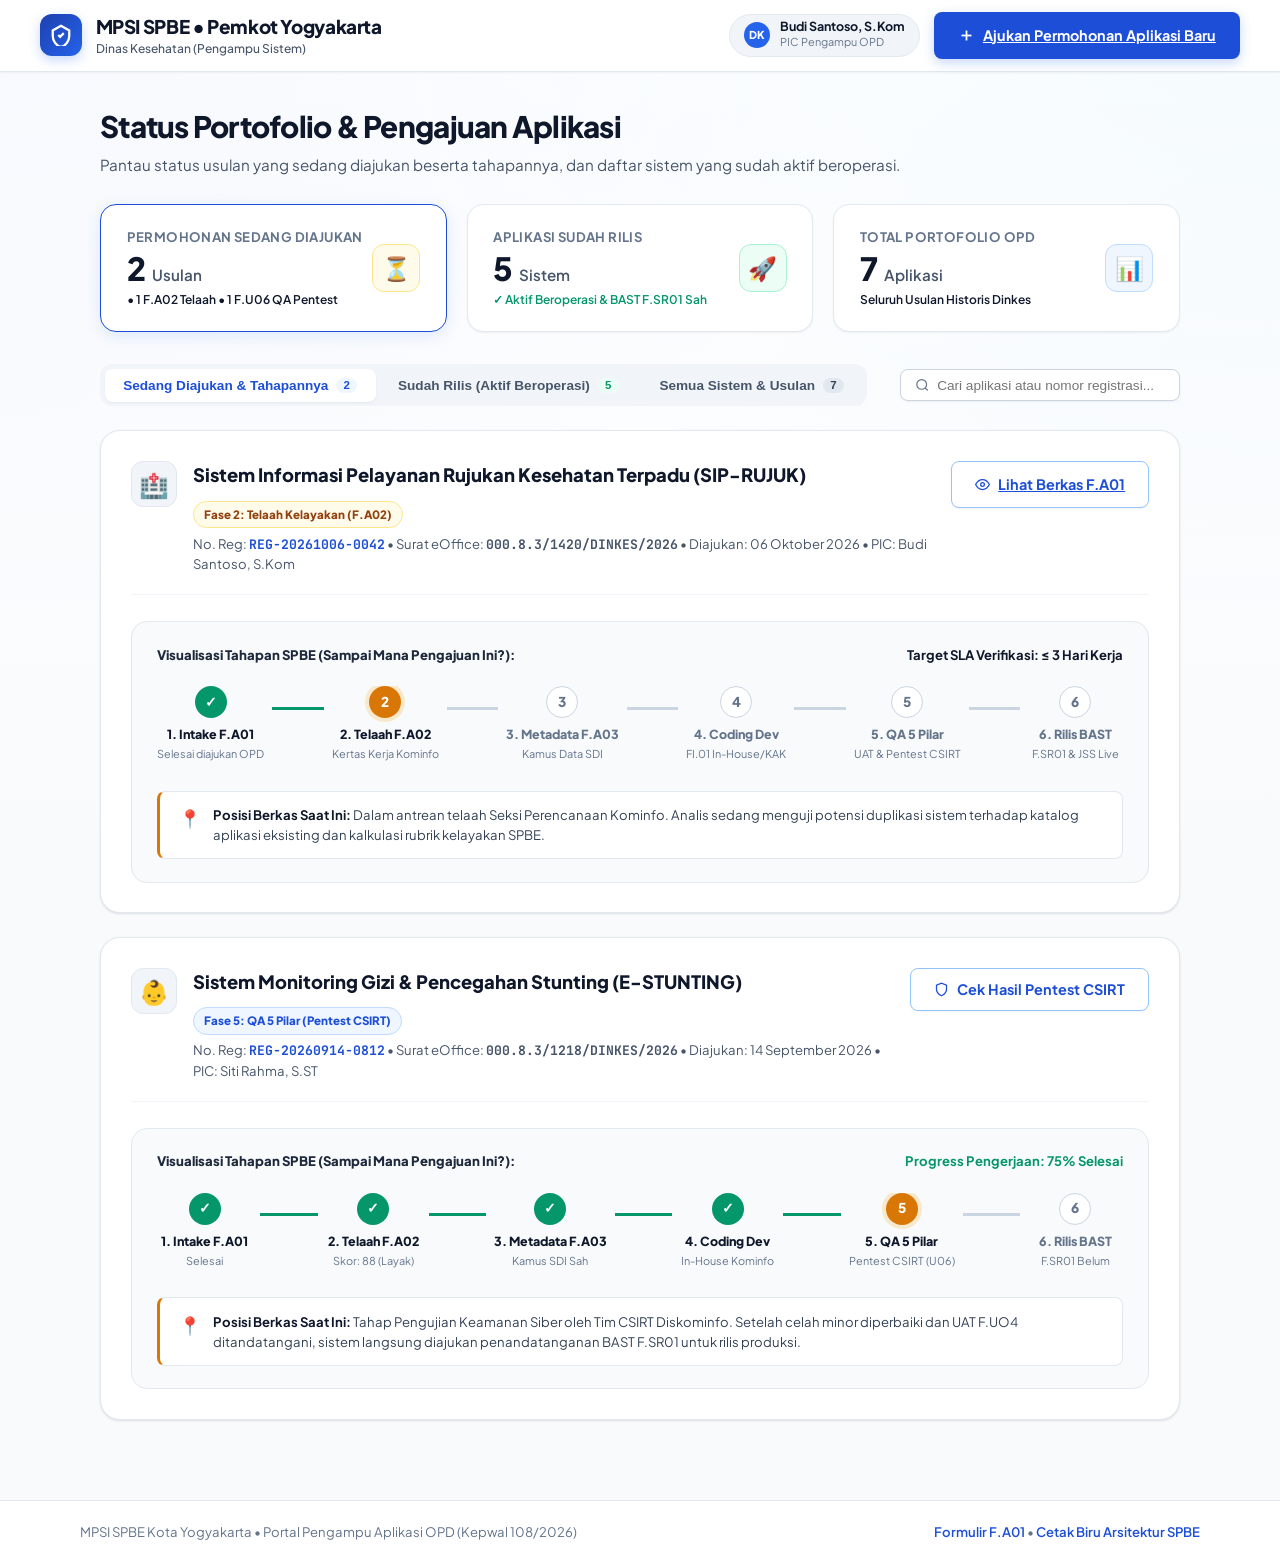
<file: prototype/fase-hulu/dashboard-opd.html>
<!DOCTYPE html>
<html lang="id">
<head>
  <meta charset="UTF-8">
  <meta name="viewport" content="width=device-width, initial-scale=1.0">
  <title>Dashboard Pengampu SPBE - Dinas Kesehatan Kota Yogyakarta</title>
  <meta name="description" content="Dashboard Minimalis Status Permohonan & Portofolio Aplikasi Rilis SPBE Dinas Kesehatan Kota Yogyakarta.">
  <link rel="preconnect" href="https://fonts.googleapis.com">
  <link rel="preconnect" href="https://fonts.gstatic.com" crossorigin>
  <link href="https://fonts.googleapis.com/css2?family=Plus+Jakarta+Sans:wght@400;500;600;700;800&family=JetBrains+Mono:wght@500;600;700&display=swap" rel="stylesheet">
  <link rel="stylesheet" href="style.css">
  <link rel="stylesheet" href="dashboard.css">
</head>
<body>
  <!-- Header Minimalis & Bersih -->
  <header class="top-nav" id="topNav">
    <div class="nav-container">
      <div class="brand-group">
        <a href="dashboard-opd.html" class="brand-link">
          <div class="logo-shield">
            <svg width="22" height="22" viewBox="0 0 24 24" fill="none" stroke="currentColor" stroke-width="2.5">
              <path d="M12 2L3 7v6c0 5.55 3.84 10.74 9 12 5.16-1.26 9-6.45 9-12V7l-9-5z"/>
              <path d="M9 12l2 2 4-4"/>
            </svg>
          </div>
          <div class="brand-text">
            <span class="brand-title">MPSI SPBE &bull; Pemkot Yogyakarta</span>
            <span class="brand-subtitle">Dinas Kesehatan (Pengampu Sistem)</span>
          </div>
        </a>
      </div>

      <div class="nav-actions">
        <!-- Profile Chip -->
        <div class="user-chip">
          <span class="user-chip-avatar">DK</span>
          <div class="user-chip-text">
            <span class="user-chip-name">Budi Santoso, S.Kom</span>
            <span class="user-chip-role">PIC Pengampu OPD</span>
          </div>
        </div>

        <!-- 1 Single Prominent CTA Button -->
        <a href="index.html" class="btn btn-primary" id="btnSingleAjukan">
          <svg width="17" height="17" viewBox="0 0 24 24" fill="none" stroke="currentColor" stroke-width="2.5"><line x1="12" y1="5" x2="12" y2="19"/><line x1="5" y1="12" x2="19" y2="12"/></svg>
          Ajukan Permohonan Aplikasi Baru
        </a>
      </div>
    </div>
  </header>

  <!-- Main Container -->
  <main class="page-container">

    <!-- Header Section Ringkas & Langsung ke Poin -->
    <section class="dash-headline">
      <div>
        <h1 class="dash-title">Status Portofolio & Pengajuan Aplikasi</h1>
        <p class="dash-desc">Pantau status usulan yang sedang diajukan beserta tahapannya, dan daftar sistem yang sudah aktif beroperasi.</p>
      </div>
    </section>

    <!-- 3 Angka Metrik Kunci (Langsung to the point) -->
    <section class="stats-summary-row">
      <div class="stat-box active-tab-box" data-target="tab-diajukan" id="statCardDiajukan">
        <div class="stat-box-left">
          <span class="stat-box-label">Permohonan Sedang Diajukan</span>
          <div class="stat-box-num text-accent">2 <span class="stat-box-unit">Usulan</span></div>
          <span class="stat-box-hint text-warning">&bull; 1 F.A02 Telaah &bull; 1 F.U06 QA Pentest</span>
        </div>
        <div class="stat-box-icon amber-bg">⏳</div>
      </div>

      <div class="stat-box" data-target="tab-rilis" id="statCardRilis">
        <div class="stat-box-left">
          <span class="stat-box-label">Aplikasi Sudah Rilis</span>
          <div class="stat-box-num text-success">5 <span class="stat-box-unit">Sistem</span></div>
          <span class="stat-box-hint text-success">✓ Aktif Beroperasi & BAST F.SR01 Sah</span>
        </div>
        <div class="stat-box-icon green-bg">🚀</div>
      </div>

      <div class="stat-box" data-target="tab-semua" id="statCardSemua">
        <div class="stat-box-left">
          <span class="stat-box-label">Total Portofolio OPD</span>
          <div class="stat-box-num">7 <span class="stat-box-unit">Aplikasi</span></div>
          <span class="stat-box-hint text-muted">Seluruh Usulan Historis Dinkes</span>
        </div>
        <div class="stat-box-icon blue-bg">📊</div>
      </div>
    </section>

    <!-- Tab Filter Navigasi Minimalis -->
    <div class="filter-tabs-bar">
      <div class="tab-btn-group">
        <button type="button" class="tab-btn active" data-tab="tab-diajukan">
          Sedang Diajukan & Tahapannya <span class="tab-count-badge">2</span>
        </button>
        <button type="button" class="tab-btn" data-tab="tab-rilis">
          Sudah Rilis (Aktif Beroperasi) <span class="tab-count-badge green-badge">5</span>
        </button>
        <button type="button" class="tab-btn" data-tab="tab-semua">
          Semua Sistem & Usulan <span class="tab-count-badge grey-badge">7</span>
        </button>
      </div>

      <div class="quick-search-box">
        <svg width="16" height="16" viewBox="0 0 24 24" fill="none" stroke="currentColor" stroke-width="2"><circle cx="11" cy="11" r="8"/><line x1="21" y1="21" x2="16.65" y2="16.65"/></svg>
        <input type="text" id="searchInput" placeholder="Cari aplikasi atau nomor registrasi...">
      </div>
    </div>

    <!-- ================= TAB 1: PERMOHONAN SEDANG DIAJUKAN & TAHAPANNYA ================= -->
    <section class="tab-pane active" id="tab-diajukan">
      
      <!-- Card Usulan 1: SIP-RUJUK (Tahap 2: F.A02) -->
      <article class="pipeline-card" data-search="sip-rujuk rujukan dinkes reg-20261006-0042">
        <div class="pipeline-card-top">
          <div class="pipeline-app-header">
            <div class="app-avatar-box">🏥</div>
            <div>
              <div class="app-title-row">
                <h2 class="pipeline-app-name">Sistem Informasi Pelayanan Rujukan Kesehatan Terpadu (SIP-RUJUK)</h2>
                <span class="status-chip amber">Fase 2: Telaah Kelayakan (F.A02)</span>
              </div>
              <div class="pipeline-meta-info">
                <span>No. Reg: <strong class="text-mono text-accent">REG-20261006-0042</strong></span> &bull;
                <span>Surat eOffice: <strong class="text-mono">000.8.3/1420/DINKES/2026</strong></span> &bull;
                <span>Diajukan: 06 Oktober 2026</span> &bull;
                <span>PIC: Budi Santoso, S.Kom</span>
              </div>
            </div>
          </div>

          <div class="pipeline-card-cta">
            <a href="index.html" class="btn btn-outline btn-sm">
              <svg width="15" height="15" viewBox="0 0 24 24" fill="none" stroke="currentColor" stroke-width="2"><path d="M1 12s4-8 11-8 11 8 11 8-4 8-11 8-11-8-11-8z"/><circle cx="12" cy="12" r="3"/></svg>
              Lihat Berkas F.A01
            </a>
          </div>
        </div>

        <!-- Visual Stepper "Sampai Mana Tahapannya" -->
        <div class="stage-stepper-container">
          <div class="stepper-track-label">
            <span class="track-title">Visualisasi Tahapan SPBE (Sampai Mana Pengajuan Ini?):</span>
            <span class="track-sla text-warning">Target SLA Verifikasi: &le; 3 Hari Kerja</span>
          </div>

          <div class="horizontal-stepper">
            <!-- Step 1 -->
            <div class="h-step done">
              <div class="h-step-dot">✓</div>
              <div class="h-step-label">
                <span class="h-step-title">1. Intake F.A01</span>
                <span class="h-step-sub">Selesai diajukan OPD</span>
              </div>
            </div>
            <div class="h-step-line done"></div>

            <!-- Step 2 (ACTIVE) -->
            <div class="h-step current">
              <div class="h-step-dot">2</div>
              <div class="h-step-label">
                <span class="h-step-title">2. Telaah F.A02</span>
                <span class="h-step-sub">Kertas Kerja Kominfo</span>
              </div>
            </div>
            <div class="h-step-line"></div>

            <!-- Step 3 -->
            <div class="h-step pending">
              <div class="h-step-dot">3</div>
              <div class="h-step-label">
                <span class="h-step-title">3. Metadata F.A03</span>
                <span class="h-step-sub">Kamus Data SDI</span>
              </div>
            </div>
            <div class="h-step-line"></div>

            <!-- Step 4 -->
            <div class="h-step pending">
              <div class="h-step-dot">4</div>
              <div class="h-step-label">
                <span class="h-step-title">4. Coding Dev</span>
                <span class="h-step-sub">FI.01 In-House/KAK</span>
              </div>
            </div>
            <div class="h-step-line"></div>

            <!-- Step 5 -->
            <div class="h-step pending">
              <div class="h-step-dot">5</div>
              <div class="h-step-label">
                <span class="h-step-title">5. QA 5 Pilar</span>
                <span class="h-step-sub">UAT & Pentest CSIRT</span>
              </div>
            </div>
            <div class="h-step-line"></div>

            <!-- Step 6 -->
            <div class="h-step pending">
              <div class="h-step-dot">6</div>
              <div class="h-step-label">
                <span class="h-step-title">6. Rilis BAST</span>
                <span class="h-step-sub">F.SR01 & JSS Live</span>
              </div>
            </div>
          </div>

          <div class="step-live-alert">
            <span class="alert-icon">📍</span>
            <div class="alert-text">
              <strong>Posisi Berkas Saat Ini:</strong> Dalam antrean telaah Seksi Perencanaan Kominfo. Analis sedang menguji potensi duplikasi sistem terhadap katalog aplikasi eksisting dan kalkulasi rubrik kelayakan SPBE.
            </div>
          </div>
        </div>
      </article>

      <!-- Card Usulan 2: E-STUNTING (Tahap 5: QA Pentest F.U06) -->
      <article class="pipeline-card" data-search="e-stunting stunting gizi balita reg-20260914-0812">
        <div class="pipeline-card-top">
          <div class="pipeline-app-header">
            <div class="app-avatar-box">👶</div>
            <div>
              <div class="app-title-row">
                <h2 class="pipeline-app-name">Sistem Monitoring Gizi & Pencegahan Stunting (E-STUNTING)</h2>
                <span class="status-chip blue">Fase 5: QA 5 Pilar (Pentest CSIRT)</span>
              </div>
              <div class="pipeline-meta-info">
                <span>No. Reg: <strong class="text-mono text-accent">REG-20260914-0812</strong></span> &bull;
                <span>Surat eOffice: <strong class="text-mono">000.8.3/1218/DINKES/2026</strong></span> &bull;
                <span>Diajukan: 14 September 2026</span> &bull;
                <span>PIC: Siti Rahma, S.ST</span>
              </div>
            </div>
          </div>

          <div class="pipeline-card-cta">
            <button type="button" class="btn btn-outline btn-sm" onclick="alert('Hasil Pentest CSIRT: 0 Critical, 0 High, 2 Low vulnerability. Jadwal UAT bersama Puskesmas: Kamis ini.');">
              <svg width="15" height="15" viewBox="0 0 24 24" fill="none" stroke="currentColor" stroke-width="2"><path d="M12 22s8-4 8-10V5l-8-3-8 3v7c0 6 8 10 8 10z"/></svg>
              Cek Hasil Pentest CSIRT
            </button>
          </div>
        </div>

        <!-- Visual Stepper "Sampai Mana Tahapannya" -->
        <div class="stage-stepper-container">
          <div class="stepper-track-label">
            <span class="track-title">Visualisasi Tahapan SPBE (Sampai Mana Pengajuan Ini?):</span>
            <span class="track-sla text-success">Progress Pengerjaan: 75% Selesai</span>
          </div>

          <div class="horizontal-stepper">
            <div class="h-step done">
              <div class="h-step-dot">✓</div>
              <div class="h-step-label"><span class="h-step-title">1. Intake F.A01</span><span class="h-step-sub">Selesai</span></div>
            </div>
            <div class="h-step-line done"></div>

            <div class="h-step done">
              <div class="h-step-dot">✓</div>
              <div class="h-step-label"><span class="h-step-title">2. Telaah F.A02</span><span class="h-step-sub">Skor: 88 (Layak)</span></div>
            </div>
            <div class="h-step-line done"></div>

            <div class="h-step done">
              <div class="h-step-dot">✓</div>
              <div class="h-step-label"><span class="h-step-title">3. Metadata F.A03</span><span class="h-step-sub">Kamus SDI Sah</span></div>
            </div>
            <div class="h-step-line done"></div>

            <div class="h-step done">
              <div class="h-step-dot">✓</div>
              <div class="h-step-label"><span class="h-step-title">4. Coding Dev</span><span class="h-step-sub">In-House Kominfo</span></div>
            </div>
            <div class="h-step-line done"></div>

            <!-- Step 5 (ACTIVE) -->
            <div class="h-step current">
              <div class="h-step-dot">5</div>
              <div class="h-step-label"><span class="h-step-title">5. QA 5 Pilar</span><span class="h-step-sub">Pentest CSIRT (U06)</span></div>
            </div>
            <div class="h-step-line"></div>

            <div class="h-step pending">
              <div class="h-step-dot">6</div>
              <div class="h-step-label"><span class="h-step-title">6. Rilis BAST</span><span class="h-step-sub">F.SR01 Belum</span></div>
            </div>
          </div>

          <div class="step-live-alert">
            <span class="alert-icon">📍</span>
            <div class="alert-text">
              <strong>Posisi Berkas Saat Ini:</strong> Tahap Pengujian Keamanan Siber oleh Tim CSIRT Diskominfo. Setelah celah minor diperbaiki dan UAT F.UO4 ditandatangani, sistem langsung diajukan penandatanganan BAST F.SR01 untuk rilis produksi.
            </div>
          </div>
        </div>
      </article>

    </section>

    <!-- ================= TAB 2: APLIKASI SUDAH RILIS (KATALOG AKTIF) ================= -->
    <section class="tab-pane" id="tab-rilis">
      <div class="released-table-card">
        <div class="table-sub-header">
          <div>
            <h3 class="table-sub-title">Daftar Aplikasi yang Sudah Rilis & Aktif Beroperasi</h3>
            <p class="table-sub-desc">Sistem informasi yang telah mengantongi BAST resmi (F.SR01), lolos uji SLA 90%, dan melayani masyarakat Kota Yogyakarta.</p>
          </div>
          <span class="badge-soft green">5 Aplikasi Aktif &bull; Terpantau Monev 3 Bulan</span>
        </div>

        <table class="clean-table">
          <thead>
            <tr>
              <th>Aplikasi & Subdomain</th>
              <th>Domain SPBE</th>
              <th>Tanggal Rilis BAST</th>
              <th>Kepatuhan SLA (F.E01)</th>
              <th>Status Live</th>
              <th>Aksi Pengampu</th>
            </tr>
          </thead>
          <tbody>
            <tr>
              <td>
                <div class="rel-app-info">
                  <span class="rel-name">SIMPUS (Manajemen Puskesmas Kota Jogja)</span>
                  <a href="https://simpus.jogjakota.go.id" target="_blank" class="rel-url">simpus.jogjakota.go.id</a>
                </div>
              </td>
              <td><span class="table-tag">Layanan Publik (Kritikal)</span></td>
              <td><span class="text-mono">12 Jan 2024 &bull; F.SR01/014</span></td>
              <td><span class="badge-sla good">99.8% (Target &ge; 90%)</span></td>
              <td><span class="live-pill active">🟢 Aktif Normal</span></td>
              <td>
                <button type="button" class="btn-table-action" onclick="alert('Kelola SIMPUS: Ajukan Change Request (F.P03) atau Rekap Transaksi.');">Kelola &rarr;</button>
              </td>
            </tr>

            <tr>
              <td>
                <div class="rel-app-info">
                  <span class="rel-name">PSC 119 YES (Yogya Emergency Service)</span>
                  <a href="https://yes119.jogjakota.go.id" target="_blank" class="rel-url">yes119.jogjakota.go.id</a>
                </div>
              </td>
              <td><span class="table-tag">Darurat Medis 24 Jam</span></td>
              <td><span class="text-mono">05 Mei 2024 &bull; F.SR01/089</span></td>
              <td><span class="badge-sla good">99.9% (Target &ge; 90%)</span></td>
              <td><span class="live-pill active">🟢 Aktif Normal</span></td>
              <td>
                <button type="button" class="btn-table-action" onclick="alert('Kelola PSC 119 YES.');">Kelola &rarr;</button>
              </td>
            </tr>

            <tr>
              <td>
                <div class="rel-app-info">
                  <span class="rel-name">SI-CANTIK (Kesehatan Ibu Hamil Berisiko)</span>
                  <a href="https://sicantik-dinkes.jogjakota.go.id" target="_blank" class="rel-url">sicantik-dinkes.jogjakota.go.id</a>
                </div>
              </td>
              <td><span class="table-tag">Satu Data Daerah (SDI)</span></td>
              <td><span class="text-mono">20 Nov 2024 &bull; F.SR01/142</span></td>
              <td><span class="badge-sla good">98.2% (Target &ge; 90%)</span></td>
              <td><span class="live-pill active">🟢 Aktif Normal</span></td>
              <td>
                <button type="button" class="btn-table-action" onclick="alert('Kelola SI-CANTIK.');">Kelola &rarr;</button>
              </td>
            </tr>

            <tr>
              <td>
                <div class="rel-app-info">
                  <span class="rel-name">SI-LABKESDA (Laboratorium Kesehatan Daerah)</span>
                  <a href="https://labkesda.jogjakota.go.id" target="_blank" class="rel-url">labkesda.jogjakota.go.id</a>
                </div>
              </td>
              <td><span class="table-tag">Layanan Penunjang Medis</span></td>
              <td><span class="text-mono">10 Feb 2025 &bull; F.SR01/021</span></td>
              <td><span class="badge-sla good">97.5% (Target &ge; 90%)</span></td>
              <td><span class="live-pill active">🟢 Aktif Normal</span></td>
              <td>
                <button type="button" class="btn-table-action" onclick="alert('Kelola SI-LABKESDA.');">Kelola &rarr;</button>
              </td>
            </tr>

            <tr>
              <td>
                <div class="rel-app-info">
                  <span class="rel-name">E-FASKES (Monitoring Mutu Klinik & Praktik Mandiri)</span>
                  <a href="https://faskes.jogjakota.go.id" target="_blank" class="rel-url">faskes.jogjakota.go.id</a>
                </div>
              </td>
              <td><span class="table-tag">Administrasi Pemerintahan</span></td>
              <td><span class="text-mono">08 Agu 2025 &bull; F.SR01/105</span></td>
              <td><span class="badge-sla good">96.8% (Target &ge; 90%)</span></td>
              <td><span class="live-pill active">🟢 Aktif Normal</span></td>
              <td>
                <button type="button" class="btn-table-action" onclick="alert('Kelola E-FASKES.');">Kelola &rarr;</button>
              </td>
            </tr>
          </tbody>
        </table>
      </div>
    </section>

    <!-- ================= TAB 3: SEMUA SISTEM & USULAN HISTORIS ================= -->
    <section class="tab-pane" id="tab-semua">
      <div class="released-table-card">
        <div class="table-sub-header">
          <div>
            <h3 class="table-sub-title">Semua Riwayat Sistem & Pengajuan (Total 7)</h3>
            <p class="table-sub-desc">Rekapitulasi seluruh aplikasi yang pernah diajukan oleh Dinas Kesehatan Kota Yogyakarta.</p>
          </div>
        </div>

        <table class="clean-table">
          <thead>
            <tr>
              <th>Nama Aplikasi</th>
              <th>Tipe</th>
              <th>No. Registrasi / ID</th>
              <th>Status Saat Ini</th>
              <th>Keterangan / Tahapan</th>
            </tr>
          </thead>
          <tbody>
            <tr>
              <td><strong>SIP-RUJUK</strong></td>
              <td>Usulan Baru</td>
              <td class="text-mono text-accent">REG-20261006-0042</td>
              <td><span class="status-chip amber">Dalam Proses</span></td>
              <td>Tahap 2: Menunggu Telaah Kelayakan F.A02 (Kominfo)</td>
            </tr>
            <tr>
              <td><strong>E-STUNTING</strong></td>
              <td>Usulan Baru</td>
              <td class="text-mono text-accent">REG-20260914-0812</td>
              <td><span class="status-chip blue">Dalam Proses</span></td>
              <td>Tahap 5: QA Pentest Keamanan CSIRT (F.U06)</td>
            </tr>
            <tr>
              <td><strong>SIMPUS</strong></td>
              <td>Eksisting</td>
              <td class="text-mono">REG-20231102-0012</td>
              <td><span class="status-chip green">Sudah Rilis</span></td>
              <td>Aktif Beroperasi di 18 Puskesmas &bull; SLA 99.8%</td>
            </tr>
            <tr>
              <td><strong>PSC 119 YES</strong></td>
              <td>Eksisting</td>
              <td class="text-mono">REG-20240310-0045</td>
              <td><span class="status-chip green">Sudah Rilis</span></td>
              <td>Aktif Beroperasi Darurat Medis &bull; SLA 99.9%</td>
            </tr>
            <tr>
              <td><strong>SI-CANTIK</strong></td>
              <td>Eksisting</td>
              <td class="text-mono">REG-20240915-0078</td>
              <td><span class="status-chip green">Sudah Rilis</span></td>
              <td>Aktif Beroperasi Kesehatan Ibu Hamil &bull; SLA 98.2%</td>
            </tr>
            <tr>
              <td><strong>SI-LABKESDA</strong></td>
              <td>Eksisting</td>
              <td class="text-mono">REG-20241201-0099</td>
              <td><span class="status-chip green">Sudah Rilis</span></td>
              <td>Aktif Beroperasi Lab Dinkes &bull; SLA 97.5%</td>
            </tr>
            <tr>
              <td><strong>E-FASKES</strong></td>
              <td>Eksisting</td>
              <td class="text-mono">REG-20250614-0120</td>
              <td><span class="status-chip green">Sudah Rilis</span></td>
              <td>Aktif Beroperasi Pengawasan Klinik &bull; SLA 96.8%</td>
            </tr>
          </tbody>
        </table>
      </div>
    </section>

  </main>

  <!-- Footer Minimalis -->
  <footer class="app-footer">
    <div class="footer-container">
      <span>MPSI SPBE Kota Yogyakarta &bull; Portal Pengampu Aplikasi OPD (Kepwal 108/2026)</span>
      <span class="footer-links">
        <a href="index.html">Formulir F.A01</a> &bull;
        <a href="../../Blueprint.md" target="_blank">Cetak Biru Arsitektur SPBE</a>
      </span>
    </div>
  </footer>

  <!-- Interaktivitas Tab & Search Sederhana -->
  <script>
    // Tab Switching Logic
    const tabBtns = document.querySelectorAll('.tab-btn');
    const tabPanes = document.querySelectorAll('.tab-pane');
    const statCards = document.querySelectorAll('.stat-box');

    function switchTab(targetId) {
      tabBtns.forEach(b => {
        b.classList.toggle('active', b.getAttribute('data-tab') === targetId);
      });
      tabPanes.forEach(p => {
        p.classList.toggle('active', p.id === targetId);
      });
      statCards.forEach(c => {
        c.classList.toggle('active-tab-box', c.getAttribute('data-target') === targetId);
      });
    }

    tabBtns.forEach(btn => {
      btn.addEventListener('click', () => {
        switchTab(btn.getAttribute('data-tab'));
      });
    });

    statCards.forEach(card => {
      card.addEventListener('click', () => {
        switchTab(card.getAttribute('data-target'));
      });
    });

    // Real-time Search Filter
    const searchInput = document.getElementById('searchInput');
    if (searchInput) {
      searchInput.addEventListener('input', (e) => {
        const query = e.target.value.toLowerCase().trim();
        const pipelineCards = document.querySelectorAll('.pipeline-card');
        const tableRows = document.querySelectorAll('.clean-table tbody tr');

        pipelineCards.forEach(card => {
          const text = (card.getAttribute('data-search') || '' + card.textContent).toLowerCase();
          card.style.display = text.includes(query) ? 'block' : 'none';
        });

        tableRows.forEach(row => {
          const text = row.textContent.toLowerCase();
          row.style.display = text.includes(query) ? '' : 'none';
        });
      });
    }
  </script>
</body>
</html>
</file>
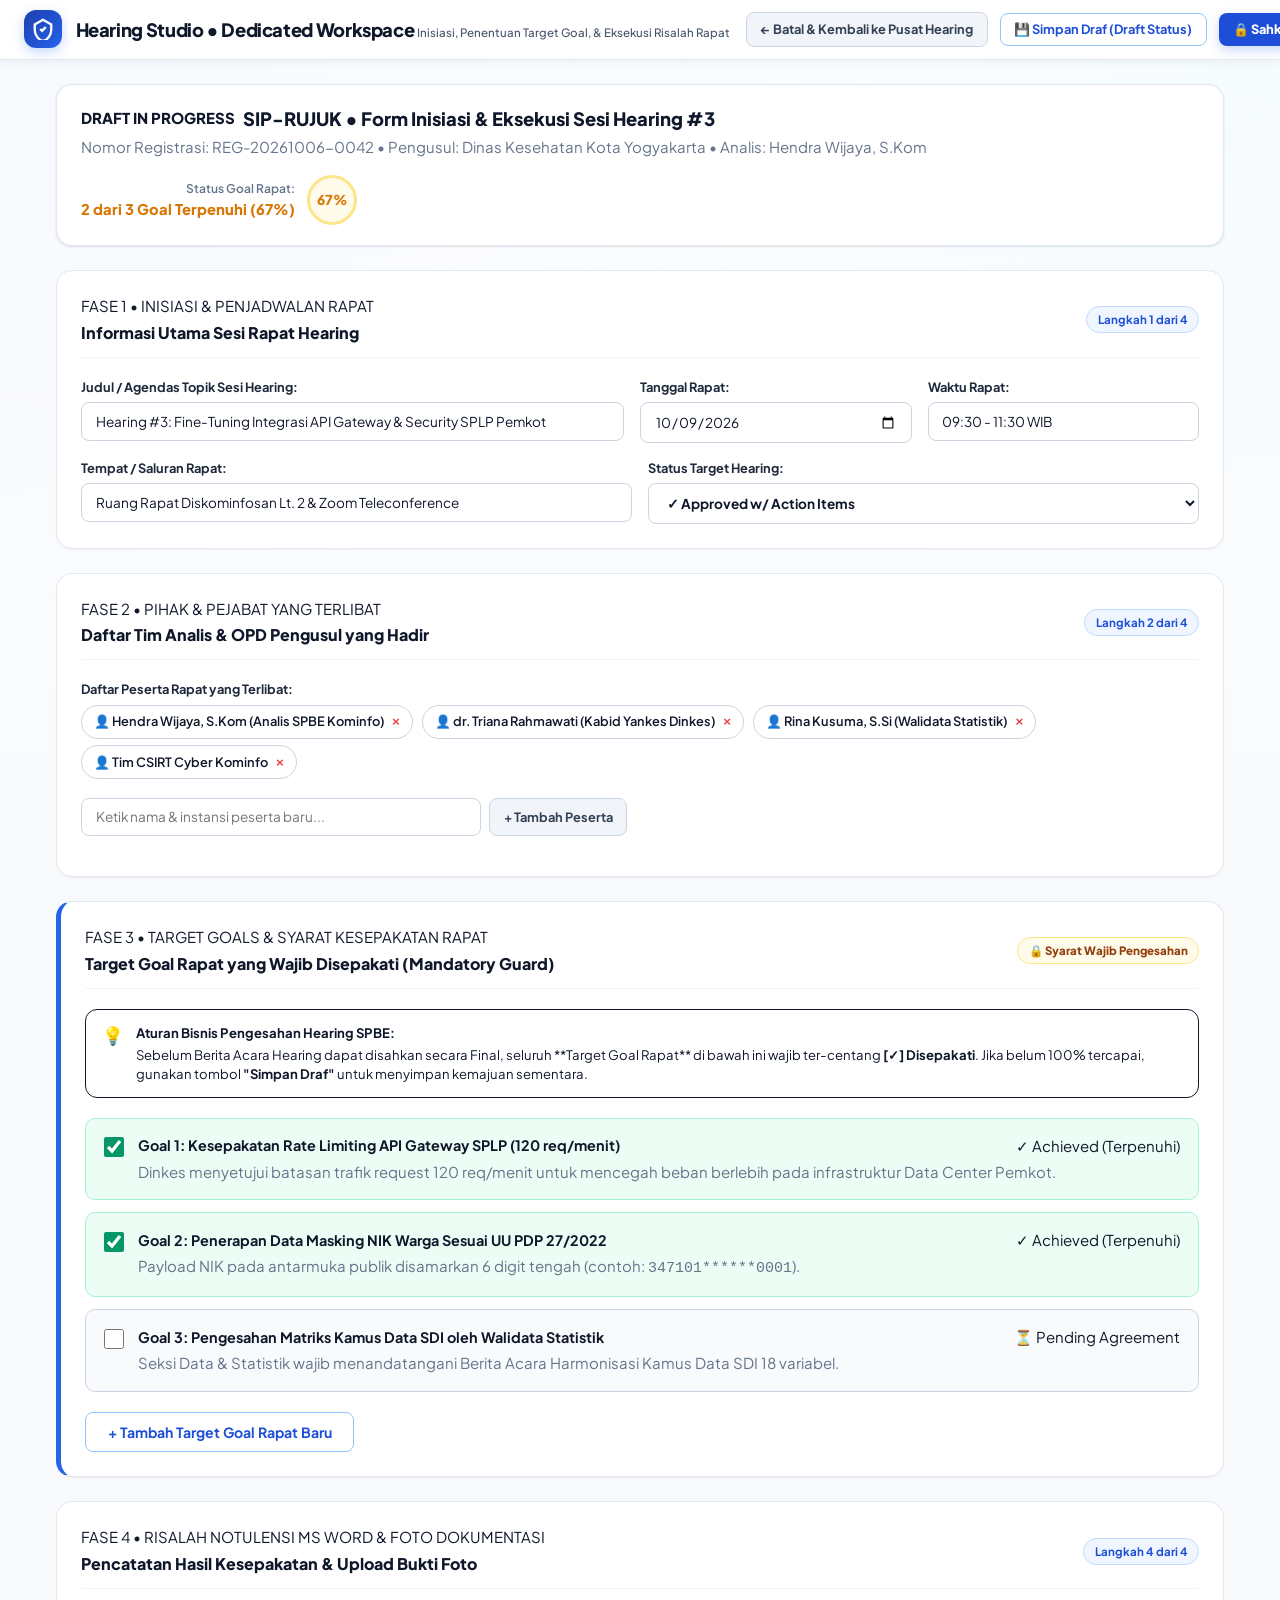
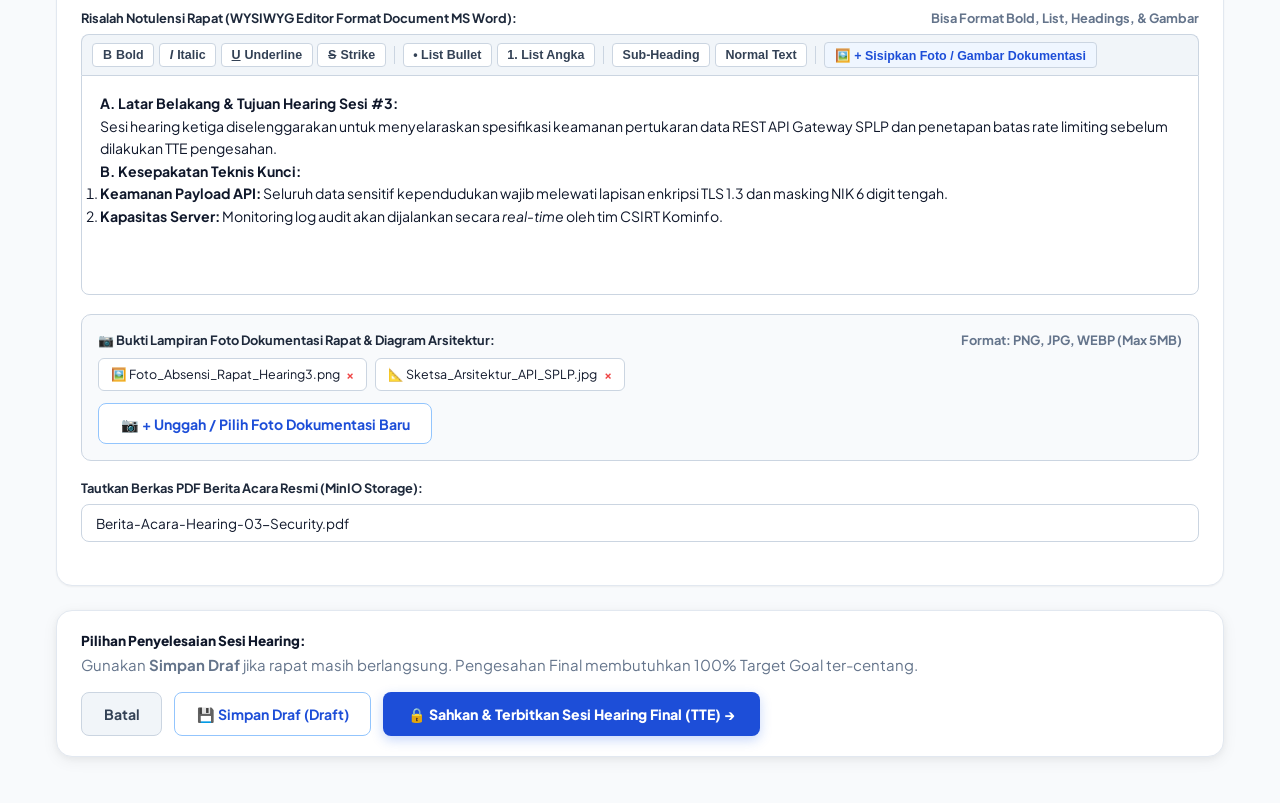
<file: prototype/fase-tengah/1-kertas-kerja-asesmen-analis/buat-sesi-hearing.html>
<!DOCTYPE html>
<html lang="id">
<head>
  <meta charset="UTF-8">
  <meta name="viewport" content="width=device-width, initial-scale=1.0">
  <title>Workspace Studio Inisiasi & Eksekusi Hearing Sesi - Diskominfo Kota Yogyakarta</title>
  <meta name="description" content="Dedicated Full-Page Studio Inisiasi Sesi Hearing, Target Goal Checklist, Rich Text MS Word Notulensi, dan Validation Guard SPBE Pemkot Yogyakarta.">
  <link rel="preconnect" href="https://fonts.googleapis.com">
  <link rel="preconnect" href="https://fonts.gstatic.com" crossorigin>
  <link href="https://fonts.googleapis.com/css2?family=Plus+Jakarta+Sans:wght@400;500;600;700;800&family=JetBrains+Mono:wght@500;600;700&display=swap" rel="stylesheet">
  <link rel="stylesheet" href="../tengah.css">
  <style>
    /* Custom Styling for Full-Page Hearing Studio Workspace */
    .studio-container {
      max-width: 1200px;
      margin: 0 auto;
      padding: 1.5rem 1rem 3rem 1rem;
    }

    .studio-header {
      background: #ffffff;
      border: 1px solid var(--border-subtle);
      border-radius: var(--radius-lg);
      padding: 1.25rem 1.5rem;
      margin-bottom: 1.5rem;
      box-shadow: var(--shadow-sm);
      display: flex;
      justify-content: space-between;
      align-items: center;
      flex-wrap: wrap;
      gap: 1rem;
    }

    .studio-step-card {
      background: #ffffff;
      border: 1px solid var(--border-subtle);
      border-radius: var(--radius-lg);
      padding: 1.5rem;
      margin-bottom: 1.5rem;
      box-shadow: var(--shadow-xs);
    }

    .goal-card {
      display: flex;
      align-items: flex-start;
      gap: 0.85rem;
      padding: 1rem 1.15rem;
      background: #f8fafc;
      border: 1px solid #cbd5e1;
      border-radius: 10px;
      margin-bottom: 0.75rem;
      transition: all 0.2s ease;
    }
    .goal-card.checked {
      background: #ecfdf5;
      border-color: #a7f3d0;
    }
    .goal-checkbox {
      width: 20px;
      height: 20px;
      margin-top: 0.15rem;
      cursor: pointer;
      accent-color: #059669;
    }

    .attendee-chip {
      display: inline-flex;
      align-items: center;
      gap: 0.5rem;
      padding: 0.4rem 0.75rem;
      background: #ffffff;
      border: 1px solid #cbd5e1;
      border-radius: 9999px;
      font-size: 0.8rem;
      font-weight: 600;
      color: #0f172a;
      margin-right: 0.4rem;
      margin-bottom: 0.4rem;
    }

    /* Editor MS Word Style Toolbar Styling */
    .editor-toolbar {
      background: #f1f5f9;
      border: 1px solid #cbd5e1;
      border-bottom: none;
      border-radius: 8px 8px 0 0;
      padding: 0.45rem 0.65rem;
      display: flex;
      gap: 0.3rem;
      flex-wrap: wrap;
      align-items: center;
    }
    .editor-btn {
      padding: 0.28rem 0.6rem;
      font-size: 0.78rem;
      font-weight: 700;
      border-radius: 4px;
      border: 1px solid #cbd5e1;
      background: #ffffff;
      color: #334155;
      cursor: pointer;
      transition: all 0.15s ease;
      display: inline-flex;
      align-items: center;
      gap: 0.25rem;
    }
    .editor-btn:hover {
      background: #e2e8f0;
      color: #0f172a;
      border-color: #94a3b8;
    }
    .editor-content-box {
      min-height: 220px;
      max-height: 400px;
      overflow-y: auto;
      background: #ffffff;
      border: 1px solid #cbd5e1;
      border-radius: 0 0 8px 8px;
      padding: 1rem 1.15rem;
      font-size: 0.88rem;
      line-height: 1.6;
      color: #0f172a;
      outline: none;
    }
    .editor-content-box:focus {
      border-color: #2563eb;
      box-shadow: 0 0 0 3px rgba(37, 99, 235, 0.1);
    }
  </style>
</head>
<body>
  <!-- Top Navigation Header -->
  <header class="top-nav">
    <div class="nav-container">
      <div class="brand-group">
        <a href="manajemen-hearing-opd.html" class="brand-link">
          <div class="logo-shield">
            <svg width="22" height="22" viewBox="0 0 24 24" fill="none" stroke="currentColor" stroke-width="2.5"><path d="M12 2L3 7v6c0 5.55 3.84 10.74 9 12 5.16-1.26 9-6.45 9-12V7l-9-5z"/><path d="M9 12l2 2 4-4"/></svg>
          </div>
          <div class="brand-text">
            <span class="brand-title">Hearing Studio &bull; Dedicated Workspace</span>
            <span class="brand-subtitle">Inisiasi, Penentuan Target Goal, & Eksekusi Risalah Rapat</span>
          </div>
        </a>
      </div>

      <div class="nav-actions">
        <a href="manajemen-hearing-opd.html" class="btn btn-secondary btn-sm">
          &larr; Batal & Kembali ke Pusat Hearing
        </a>
        <button type="button" class="btn btn-outline btn-sm" onclick="saveDraftSession()" style="background:#ffffff; font-weight:700;">
          💾 Simpan Draf (Draft Status)
        </button>
        <button type="button" class="btn btn-primary btn-sm" onclick="finalizeSession()" style="font-weight:800;" id="btnFinalizeHearing">
          🔒 Sahkan & Terbitkan Final (TTE) &rarr;
        </button>
      </div>
    </div>
  </header>

  <main class="studio-container">

    <!-- Header Banner Usulan & Progress Tracker -->
    <div class="studio-header">
      <div>
        <div style="display:flex; align-items:center; gap:0.5rem; margin-bottom:0.25rem;">
          <span class="badge badge-amber" style="font-weight:800;">DRAFT IN PROGRESS</span>
          <h1 style="font-size:1.15rem; font-weight:800; color:#0f172a; margin:0;">
            SIP-RUJUK &bull; Form Inisiasi & Eksekusi Sesi Hearing #3
          </h1>
        </div>
        <p class="text-xs text-muted">
          Nomor Registrasi: <span class="mono-text">REG-20261006-0042</span> &bull; Pengusul: Dinas Kesehatan Kota Yogyakarta &bull; Analis: Hendra Wijaya, S.Kom
        </p>
      </div>

      <div style="display:flex; align-items:center; gap:0.75rem;">
        <div style="text-align:right;">
          <div style="font-size:0.75rem; color:#64748b; font-weight:600;">Status Goal Rapat:</div>
          <div style="font-size:0.92rem; font-weight:800; color:#d97706;" id="goalStatusText">2 dari 3 Goal Terpenuhi (67%)</div>
        </div>
        <div style="width:50px; height:50px; border-radius:50%; background:#fffbeb; border:3px solid #fde68a; display:flex; align-items:center; justify-content:center; font-weight:800; color:#d97706; font-size:0.85rem;" id="goalPercentCircle">
          67%
        </div>
      </div>
    </div>

    <!-- FASE 1: INISIASI & PENJADWALAN RAPAT -->
    <section class="studio-step-card">
      <div style="border-bottom:1px solid #f1f5f9; padding-bottom:0.75rem; margin-bottom:1.25rem; display:flex; justify-content:space-between; align-items:center;">
        <div>
          <span class="step-number-tag">FASE 1 &bull; INISIASI & PENJADWALAN RAPAT</span>
          <h2 style="font-size:1rem; font-weight:800; color:#0f172a; margin:0.2rem 0 0 0;">Informasi Utama Sesi Rapat Hearing</h2>
        </div>
        <span class="chip chip-blue">Langkah 1 dari 4</span>
      </div>

      <div style="display:grid; grid-template-columns: 2fr 1fr 1fr; gap:1rem; margin-bottom:1rem;">
        <div>
          <label class="form-label">Judul / Agendas Topik Sesi Hearing:</label>
          <input type="text" id="hearingTitle" class="form-input" value="Hearing #3: Fine-Tuning Integrasi API Gateway & Security SPLP Pemkot" placeholder="Masukkan judul sesi hearing...">
        </div>
        <div>
          <label class="form-label">Tanggal Rapat:</label>
          <input type="date" id="hearingDate" class="form-input" value="2026-10-09">
        </div>
        <div>
          <label class="form-label">Waktu Rapat:</label>
          <input type="text" id="hearingTime" class="form-input" value="09:30 - 11:30 WIB" placeholder="HH:MM WIB">
        </div>
      </div>

      <div style="display:grid; grid-template-columns: 1fr 1fr; gap:1rem;">
        <div>
          <label class="form-label">Tempat / Saluran Rapat:</label>
          <input type="text" id="hearingLocation" class="form-input" value="Ruang Rapat Diskominfosan Lt. 2 & Zoom Teleconference">
        </div>
        <div>
          <label class="form-label">Status Target Hearing:</label>
          <select id="hearingOutcomeTarget" class="form-select" style="font-weight:700;">
            <option value="✓ Clearance Approved (Final)">✓ Clearance Approved (Final)</option>
            <option value="✓ Approved w/ Action Items" selected>✓ Approved w/ Action Items</option>
            <option value="⏳ In Progress / Discussion">⏳ In Progress / Discussion</option>
          </select>
        </div>
      </div>
    </section>

    <!-- FASE 2: TIM & PIHAK YANG TERLIBAT -->
    <section class="studio-step-card">
      <div style="border-bottom:1px solid #f1f5f9; padding-bottom:0.75rem; margin-bottom:1.25rem; display:flex; justify-content:space-between; align-items:center;">
        <div>
          <span class="step-number-tag">FASE 2 &bull; PIHAK & PEJABAT YANG TERLIBAT</span>
          <h2 style="font-size:1rem; font-weight:800; color:#0f172a; margin:0.2rem 0 0 0;">Daftar Tim Analis & OPD Pengusul yang Hadir</h2>
        </div>
        <span class="chip chip-blue">Langkah 2 dari 4</span>
      </div>

      <div style="margin-bottom:1rem;">
        <label class="form-label">Daftar Peserta Rapat yang Terlibat:</label>
        <div id="attendeeList" style="margin-bottom:0.75rem;">
          <span class="attendee-chip">👤 Hendra Wijaya, S.Kom (Analis SPBE Kominfo) <button onclick="this.parentElement.remove()" style="border:none; background:none; cursor:pointer; font-weight:bold; color:#ef4444;">&times;</button></span>
          <span class="attendee-chip">👤 dr. Triana Rahmawati (Kabid Yankes Dinkes) <button onclick="this.parentElement.remove()" style="border:none; background:none; cursor:pointer; font-weight:bold; color:#ef4444;">&times;</button></span>
          <span class="attendee-chip">👤 Rina Kusuma, S.Si (Walidata Statistik) <button onclick="this.parentElement.remove()" style="border:none; background:none; cursor:pointer; font-weight:bold; color:#ef4444;">&times;</button></span>
          <span class="attendee-chip">👤 Tim CSIRT Cyber Kominfo <button onclick="this.parentElement.remove()" style="border:none; background:none; cursor:pointer; font-weight:bold; color:#ef4444;">&times;</button></span>
        </div>

        <div style="display:flex; gap:0.5rem;">
          <input type="text" id="inputNewAttendee" class="form-input" placeholder="Ketik nama & instansi peserta baru..." style="max-width:400px;">
          <button type="button" class="btn btn-secondary btn-sm" onclick="addAttendee()">+ Tambah Peserta</button>
        </div>
      </div>
    </section>

    <!-- FASE 3: TARGET GOALS CHECKLIST (PREREQUISITE VALIDATION GUARD) -->
    <section class="studio-step-card" style="border-left:5px solid #2563eb;">
      <div style="border-bottom:1px solid #f1f5f9; padding-bottom:0.75rem; margin-bottom:1.25rem; display:flex; justify-content:space-between; align-items:center;">
        <div>
          <span class="step-number-tag">FASE 3 &bull; TARGET GOALS & SYARAT KESEPAKATAN RAPAT</span>
          <h2 style="font-size:1rem; font-weight:800; color:#0f172a; margin:0.2rem 0 0 0;">Target Goal Rapat yang Wajib Disepakati (Mandatory Guard)</h2>
        </div>
        <span class="chip chip-amber" style="font-weight:800;">🔒 Syarat Wajib Pengesahan</span>
      </div>

      <div class="info-callout info-callout-warning" style="margin-bottom:1.25rem;">
        <div class="info-callout-icon">💡</div>
        <div>
          <strong>Aturan Bisnis Pengesahan Hearing SPBE:</strong>
          <div class="text-xs" style="margin-top:0.2rem;">
            Sebelum Berita Acara Hearing dapat disahkan secara Final, seluruh **Target Goal Rapat** di bawah ini wajib ter-centang <strong>[✓] Disepakati</strong>. Jika belum 100% tercapai, gunakan tombol <strong>"Simpan Draf"</strong> untuk menyimpan kemajuan sementara.
          </div>
        </div>
      </div>

      <div id="goalChecklistContainer">

        <!-- Goal 1 -->
        <div class="goal-card checked" id="goalRow1">
          <input type="checkbox" class="goal-checkbox" id="chkGoal1" checked onchange="updateGoalProgress()">
          <div style="flex:1;">
            <div style="display:flex; justify-content:space-between; align-items:center;">
              <strong style="font-size:0.9rem; color:#0f172a;">Goal 1: Kesepakatan Rate Limiting API Gateway SPLP (120 req/menit)</strong>
              <span class="badge badge-emerald" id="badgeGoal1">✓ Achieved (Terpenuhi)</span>
            </div>
            <p class="text-xs text-muted" style="margin-top:0.2rem;">
              Dinkes menyetujui batasan trafik request 120 req/menit untuk mencegah beban berlebih pada infrastruktur Data Center Pemkot.
            </p>
          </div>
        </div>

        <!-- Goal 2 -->
        <div class="goal-card checked" id="goalRow2">
          <input type="checkbox" class="goal-checkbox" id="chkGoal2" checked onchange="updateGoalProgress()">
          <div style="flex:1;">
            <div style="display:flex; justify-content:space-between; align-items:center;">
              <strong style="font-size:0.9rem; color:#0f172a;">Goal 2: Penerapan Data Masking NIK Warga Sesuai UU PDP 27/2022</strong>
              <span class="badge badge-emerald" id="badgeGoal2">✓ Achieved (Terpenuhi)</span>
            </div>
            <p class="text-xs text-muted" style="margin-top:0.2rem;">
              Payload NIK pada antarmuka publik disamarkan 6 digit tengah (contoh: <code>347101******0001</code>).
            </p>
          </div>
        </div>

        <!-- Goal 3 (Unchecked) -->
        <div class="goal-card" id="goalRow3">
          <input type="checkbox" class="goal-checkbox" id="chkGoal3" onchange="updateGoalProgress()">
          <div style="flex:1;">
            <div style="display:flex; justify-content:space-between; align-items:center;">
              <strong style="font-size:0.9rem; color:#0f172a;">Goal 3: Pengesahan Matriks Kamus Data SDI oleh Walidata Statistik</strong>
              <span class="badge badge-amber" id="badgeGoal3">⏳ Pending Agreement</span>
            </div>
            <p class="text-xs text-muted" style="margin-top:0.2rem;">
              Seksi Data & Statistik wajib menandatangani Berita Acara Harmonisasi Kamus Data SDI 18 variabel.
            </p>
          </div>
        </div>

      </div>

      <button type="button" class="btn btn-outline btn-xs" style="margin-top:0.5rem; font-weight:700; background:#ffffff;" onclick="addNewGoalRow()">
        + Tambah Target Goal Rapat Baru
      </button>
    </section>

    <!-- FASE 4: RISALAH NOTULENSI RICH TEXT MS WORD & FOTO -->
    <section class="studio-step-card">
      <div style="border-bottom:1px solid #f1f5f9; padding-bottom:0.75rem; margin-bottom:1.25rem; display:flex; justify-content:space-between; align-items:center;">
        <div>
          <span class="step-number-tag">FASE 4 &bull; RISALAH NOTULENSI MS WORD & FOTO DOKUMENTASI</span>
          <h2 style="font-size:1rem; font-weight:800; color:#0f172a; margin:0.2rem 0 0 0;">Pencatatan Hasil Kesepakatan & Upload Bukti Foto</h2>
        </div>
        <span class="chip chip-blue">Langkah 4 dari 4</span>
      </div>

      <!-- Editor WYSIWYG MS Word Toolbar -->
      <div class="form-group">
        <label class="form-label" style="display:flex; justify-content:space-between; align-items:center;">
          <span>Risalah Notulensi Rapat (WYSIWYG Editor Format Document MS Word):</span>
          <span class="text-xs text-muted">Bisa Format Bold, List, Headings, & Gambar</span>
        </label>

        <div class="editor-toolbar">
          <button type="button" class="editor-btn" onclick="execEditorCommand('bold')" title="Bold"><b>B</b> Bold</button>
          <button type="button" class="editor-btn" onclick="execEditorCommand('italic')" title="Italic"><i>I</i> Italic</button>
          <button type="button" class="editor-btn" onclick="execEditorCommand('underline')" title="Underline"><u>U</u> Underline</button>
          <button type="button" class="editor-btn" onclick="execEditorCommand('strikeThrough')" title="Strikethrough"><s>S</s> Strike</button>
          <span style="border-right:1px solid #cbd5e1; height:18px; margin:0 0.2rem;"></span>
          <button type="button" class="editor-btn" onclick="execEditorCommand('insertUnorderedList')" title="Bullet List">• List Bullet</button>
          <button type="button" class="editor-btn" onclick="execEditorCommand('insertOrderedList')" title="Numbered List">1. List Angka</button>
          <span style="border-right:1px solid #cbd5e1; height:18px; margin:0 0.2rem;"></span>
          <button type="button" class="editor-btn" onclick="execEditorCommand('formatBlock', 'H3')" title="Subheading">Sub-Heading</button>
          <button type="button" class="editor-btn" onclick="execEditorCommand('formatBlock', 'P')" title="Paragraph">Normal Text</button>
          <span style="border-right:1px solid #cbd5e1; height:18px; margin:0 0.2rem;"></span>
          <button type="button" class="editor-btn" onclick="triggerEditorImageUpload()" style="background:#eff6ff; color:#1d4ed8; font-weight:700;">
            🖼️ + Sisipkan Foto / Gambar Dokumentasi
          </button>
        </div>

        <div id="notesRichCanvas" class="editor-content-box" contenteditable="true">
          <p><b>A. Latar Belakang &amp; Tujuan Hearing Sesi #3:</b></p>
          <p>Sesi hearing ketiga diselenggarakan untuk menyelaraskan spesifikasi keamanan pertukaran data REST API Gateway SPLP dan penetapan batas rate limiting sebelum dilakukan TTE pengesahan.</p>
          <p><b>B. Kesepakatan Teknis Kunci:</b></p>
          <ol>
            <li><b>Keamanan Payload API:</b> Seluruh data sensitif kependudukan wajib melewati lapisan enkripsi TLS 1.3 dan masking NIK 6 digit tengah.</li>
            <li><b>Kapasitas Server:</b> Monitoring log audit akan dijalankan secara <i>real-time</i> oleh tim CSIRT Kominfo.</li>
          </ol>
        </div>
        <input type="file" id="studioImageInput" accept="image/*" style="display:none;" onchange="handleStudioImageSelect(event)">
      </div>

      <!-- Upload Foto Dokumentasi & Diagram Gallery -->
      <div class="form-group" style="background:#f8fafc; border:1px solid #cbd5e1; border-radius:10px; padding:1rem;">
        <label class="form-label" style="margin-bottom:0.5rem; display:flex; justify-content:space-between; align-items:center;">
          <span>📷 Bukti Lampiran Foto Dokumentasi Rapat &amp; Diagram Arsitektur:</span>
          <span class="text-xs text-muted">Format: PNG, JPG, WEBP (Max 5MB)</span>
        </label>

        <div id="studioPhotoGallery" style="display:flex; gap:0.5rem; flex-wrap:wrap; margin-bottom:0.75rem;">
          <div style="padding:0.4rem 0.75rem; background:#ffffff; border:1px solid #cbd5e1; border-radius:6px; font-size:0.78rem; color:#0f172a; display:flex; align-items:center; gap:0.4rem;">
            <span>🖼️ Foto_Absensi_Rapat_Hearing3.png</span>
            <span style="color:#ef4444; cursor:pointer; font-weight:bold;" onclick="this.parentElement.remove()">&times;</span>
          </div>
          <div style="padding:0.4rem 0.75rem; background:#ffffff; border:1px solid #cbd5e1; border-radius:6px; font-size:0.78rem; color:#0f172a; display:flex; align-items:center; gap:0.4rem;">
            <span>📐 Sketsa_Arsitektur_API_SPLP.jpg</span>
            <span style="color:#ef4444; cursor:pointer; font-weight:bold;" onclick="this.parentElement.remove()">&times;</span>
          </div>
        </div>

        <button type="button" class="btn btn-outline btn-xs" style="background:#ffffff; font-weight:700;" onclick="triggerEditorImageUpload()">
          📷 + Unggah / Pilih Foto Dokumentasi Baru
        </button>
      </div>

      <div class="form-group">
        <label class="form-label">Tautkan Berkas PDF Berita Acara Resmi (MinIO Storage):</label>
        <input type="text" id="pdfFileName" class="form-input mono-text" value="Berita-Acara-Hearing-03-Security.pdf">
      </div>
    </section>

    <!-- BOTTOM ACTION BAR -->
    <div style="background:#ffffff; border:1px solid var(--border-subtle); border-radius:var(--radius-lg); padding:1.25rem 1.5rem; display:flex; justify-content:space-between; align-items:center; flex-wrap:wrap; gap:1rem; box-shadow:var(--shadow-md);">
      <div>
        <div style="font-size:0.85rem; font-weight:800; color:#0f172a;">Pilihan Penyelesaian Sesi Hearing:</div>
        <div class="text-xs text-muted" style="margin-top:0.15rem;">
          Gunakan <strong>Simpan Draf</strong> jika rapat masih berlangsung. Pengesahan Final membutuhkan 100% Target Goal ter-centang.
        </div>
      </div>

      <div style="display:flex; gap:0.75rem;">
        <a href="manajemen-hearing-opd.html" class="btn btn-secondary">
          Batal
        </a>
        <button type="button" class="btn btn-outline" style="font-weight:700; background:#ffffff;" onclick="saveDraftSession()">
          💾 Simpan Draf (Draft)
        </button>
        <button type="button" class="btn btn-primary" style="font-weight:800; padding:0.75rem 1.5rem;" onclick="finalizeSession()">
          🔒 Sahkan & Terbitkan Sesi Hearing Final (TTE) &rarr;
        </button>
      </div>
    </div>

  </main>

  <script src="../tengah.js"></script>
  <script>
    // Rich Text Editor Commands (MS Word Style)
    function execEditorCommand(command, value = null) {
      document.execCommand(command, false, value);
      const editor = document.getElementById('notesRichCanvas');
      if (editor) editor.focus();
    }

    function triggerEditorImageUpload() {
      const fileInput = document.getElementById('studioImageInput');
      if (fileInput) fileInput.click();
    }

    function handleStudioImageSelect(e) {
      const file = e.target.files[0];
      if (!file) return;

      const reader = new FileReader();
      reader.onload = function(evt) {
        const imgSrc = evt.target.result;
        const imgTag = `<img src="${imgSrc}" alt="${file.name}" style="max-width:100%; border-radius:6px; margin:0.5rem 0; border:1px solid #cbd5e1;"><br>`;
        document.execCommand('insertHTML', false, imgTag);

        const gallery = document.getElementById('studioPhotoGallery');
        if (gallery) {
          const badge = document.createElement('div');
          badge.style.cssText = 'padding:0.4rem 0.75rem; background:#ffffff; border:1px solid #cbd5e1; border-radius:6px; font-size:0.78rem; color:#0f172a; display:flex; align-items:center; gap:0.4rem; animation:fadeIn 0.3s ease;';
          badge.innerHTML = `
            <span>🖼️ ${file.name}</span>
            <span style="color:#ef4444; cursor:pointer; font-weight:bold;" onclick="this.parentElement.remove()">&times;</span>
          `;
          gallery.appendChild(badge);
        }
        alert(`✓ Foto "${file.name}" berhasil diunggah & disisipkan ke risalah!`);
      };
      reader.readAsDataURL(file);
    }

    // Add new attendee dynamically
    function addAttendee() {
      const input = document.getElementById('inputNewAttendee');
      const val = input ? input.value.trim() : '';
      if (!val) return;

      const list = document.getElementById('attendeeList');
      if (list) {
        const chip = document.createElement('span');
        chip.className = 'attendee-chip';
        chip.innerHTML = `👤 ${val} <button onclick="this.parentElement.remove()" style="border:none; background:none; cursor:pointer; font-weight:bold; color:#ef4444;">&times;</button>`;
        list.appendChild(chip);
      }
      input.value = '';
    }

    // Dynamic Goal Checklist Calculation & Guard
    let totalGoals = 3;
    let checkedGoals = 2;

    function updateGoalProgress() {
      const chk1 = document.getElementById('chkGoal1').checked;
      const chk2 = document.getElementById('chkGoal2').checked;
      const chk3 = document.getElementById('chkGoal3').checked;

      // Update card styles & badges
      toggleGoalRow('goalRow1', 'badgeGoal1', chk1);
      toggleGoalRow('goalRow2', 'badgeGoal2', chk2);
      toggleGoalRow('goalRow3', 'badgeGoal3', chk3);

      let count = (chk1 ? 1 : 0) + (chk2 ? 1 : 0) + (chk3 ? 1 : 0);
      const percent = Math.round((count / totalGoals) * 100);

      document.getElementById('goalStatusText').innerText = `${count} dari ${totalGoals} Goal Terpenuhi (${percent}%)`;
      document.getElementById('goalPercentCircle').innerText = `${percent}%`;

      if (percent === 100) {
        document.getElementById('goalPercentCircle').style.background = '#ecfdf5';
        document.getElementById('goalPercentCircle').style.borderColor = '#a7f3d0';
        document.getElementById('goalPercentCircle').style.color = '#059669';
        document.getElementById('goalStatusText').style.color = '#059669';
      } else {
        document.getElementById('goalPercentCircle').style.background = '#fffbeb';
        document.getElementById('goalPercentCircle').style.borderColor = '#fde68a';
        document.getElementById('goalPercentCircle').style.color = '#d97706';
        document.getElementById('goalStatusText').style.color = '#d97706';
      }
    }

    function toggleGoalRow(rowId, badgeId, isChecked) {
      const row = document.getElementById(rowId);
      const badge = document.getElementById(badgeId);
      if (!row || !badge) return;

      if (isChecked) {
        row.classList.add('checked');
        badge.className = 'badge badge-emerald';
        badge.innerText = '✓ Achieved (Terpenuhi)';
      } else {
        row.classList.remove('checked');
        badge.className = 'badge badge-amber';
        badge.innerText = '⏳ Pending Agreement';
      }
    }

    function addNewGoalRow() {
      const text = prompt('Masukkan Target Goal Rapat Baru yang Wajib Disepakati:', 'Goal 4: Penandatanganan Komitmen Dukungan Teknis Dinkes');
      if (!text) return;

      totalGoals++;
      const container = document.getElementById('goalChecklistContainer');
      const newId = `goalRow${totalGoals}`;
      const chkId = `chkGoal${totalGoals}`;
      const badgeId = `badgeGoal${totalGoals}`;

      const card = document.createElement('div');
      card.className = 'goal-card';
      card.id = newId;
      card.style.animation = 'fadeIn 0.3s ease';
      card.innerHTML = `
        <input type="checkbox" class="goal-checkbox" id="${chkId}" onchange="updateGoalProgress()">
        <div style="flex:1;">
          <div style="display:flex; justify-content:space-between; align-items:center;">
            <strong style="font-size:0.9rem; color:#0f172a;">${text}</strong>
            <span class="badge badge-amber" id="${badgeId}">⏳ Pending Agreement</span>
          </div>
          <p class="text-xs text-muted" style="margin-top:0.2rem;">Target prasyarat hasil kesepakatan rapat.</p>
        </div>
      `;
      container.appendChild(card);
      updateGoalProgress();
    }

    // Save Draft Logic
    function saveDraftSession() {
      const title = document.getElementById('hearingTitle').value.trim();
      alert(`💾 DRAF SESI HEARING DISIMPAN!\n\nSesi rapat "${title}" berhasil disimpan sebagai DRAF SEMENTARA.\nAnda dapat melanjutkan pengisian notulensi dan pencapaian goal kapan saja.`);
    }

    // Finalize Session Guard
    function finalizeSession() {
      const chk1 = document.getElementById('chkGoal1').checked;
      const chk2 = document.getElementById('chkGoal2').checked;
      const chk3 = document.getElementById('chkGoal3').checked;

      // GUARD CHECK: Are all goals checked?
      if (!chk1 || !chk2 || !chk3) {
        alert(
          '⚠️ TIDAK DAPAT DISAHKAN KARENA TARGET GOAL BELUM TERPENUHI!\n\n' +
          'Masih terdapat Target Goal Rapat yang BELUM DISAPAKATI [⏳ Pending Agreement].\n\n' +
          '• Selesaikan diskusi rapat & centang seluruh checklist goal jika sudah disepakati.\n' +
          '• Atau gunakan tombol "Simpan Draf (Draft)" jika rapat masih dalam proses.'
        );
        return;
      }

      const confirmed = confirm(
        '🔒 PENGESAHAN FINAL SESI HEARING & TTE BSSN:\n\n' +
        '100% Target Goal Rapat telah terpenuhi!\n\n' +
        'Apakah Anda yakin ingin mengesahkan risalah notulensi ini secara elektronik (TTE BSrE) dan menerbitkan Berita Acara Rapat Sesi #3?'
      );

      if (confirmed) {
        alert(
          '🎉 SESI HEARING #3 BERHASIL DISAHKAN & DITERBITKAN!\n\n' +
          '• Berita Acara Rapat telah ditandatangani TTE BSrE BSSN.\n' +
          '• Log Sesi Hearing #3 otomatis diperbarui di Pusat Hearing OPD & Kertas Kerja F.A02.\n\n' +
          'Mengarahkan kembali ke Pusat Hearing OPD...'
        );
        window.location.href = 'manajemen-hearing-opd.html?new_session_added=true';
      }
    }
  </script>
</body>
</html>
</file>
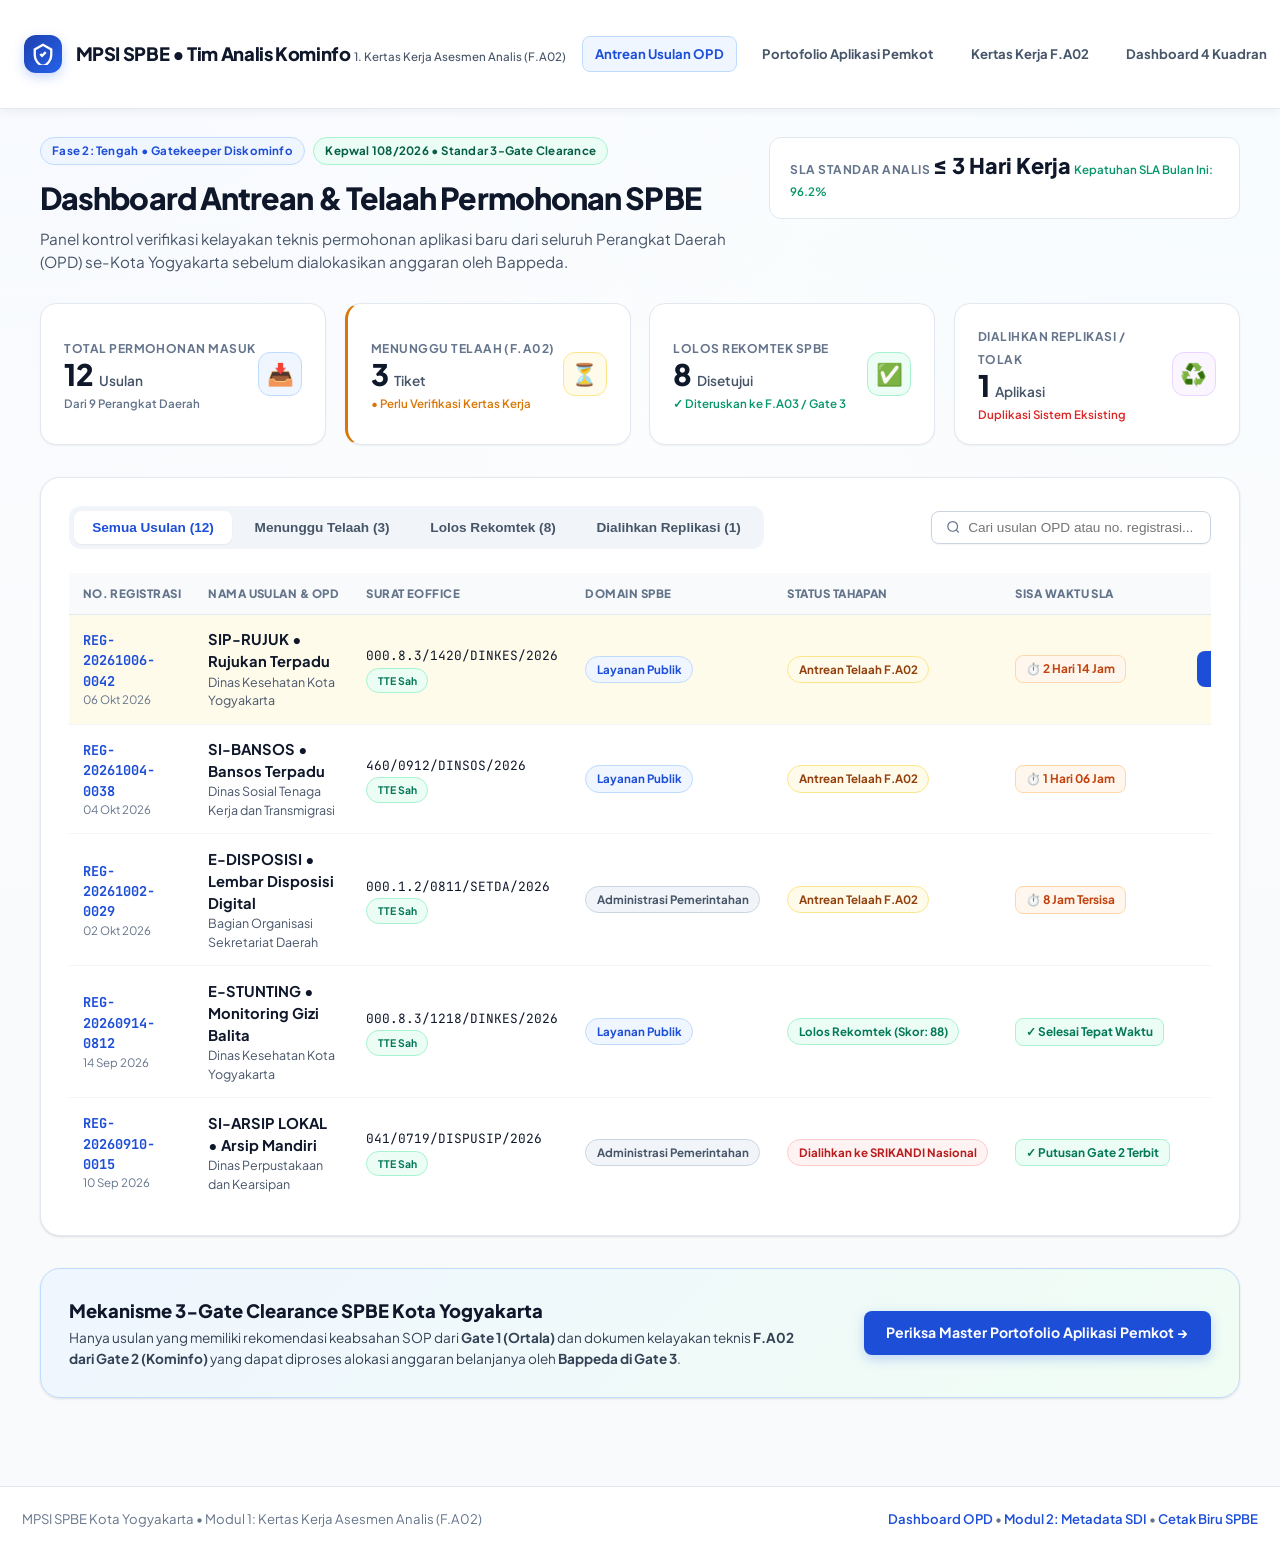
<file: prototype/fase-tengah/1-kertas-kerja-asesmen-analis/dashboard-analis.html>
<!DOCTYPE html>
<html lang="id">
<head>
  <meta charset="UTF-8">
  <meta name="viewport" content="width=device-width, initial-scale=1.0">
  <title>Dashboard Analis Perencanaan TI SPBE - Diskominfo Kota Yogyakarta</title>
  <meta name="description" content="Dashboard Sentral Tim Analis Perencanaan TI & Gatekeeper SPBE untuk telaah kelayakan permohonan aplikasi seluruh OPD Kota Yogyakarta.">
  <link rel="preconnect" href="https://fonts.googleapis.com">
  <link rel="preconnect" href="https://fonts.gstatic.com" crossorigin>
  <link href="https://fonts.googleapis.com/css2?family=Plus+Jakarta+Sans:wght@400;500;600;700;800&family=JetBrains+Mono:wght@500;600;700&display=swap" rel="stylesheet">
  <link rel="stylesheet" href="../tengah.css">
</head>
<body>
  <!-- Top Navigation Bar -->
  <header class="top-nav">
    <div class="nav-container">
      <div class="brand-group">
        <a href="index.html" class="brand-link">
          <div class="logo-shield">
            <svg width="22" height="22" viewBox="0 0 24 24" fill="none" stroke="currentColor" stroke-width="2.5"><path d="M12 2L3 7v6c0 5.55 3.84 10.74 9 12 5.16-1.26 9-6.45 9-12V7l-9-5z"/><path d="M9 12l2 2 4-4"/></svg>
          </div>
          <div class="brand-text">
            <span class="brand-title">MPSI SPBE &bull; Tim Analis Kominfo</span>
            <span class="brand-subtitle">1. Kertas Kerja Asesmen Analis (F.A02)</span>
          </div>
        </a>
      </div>

      <nav class="nav-menu">
        <a href="index.html" class="nav-link active">Antrean Usulan OPD</a>
        <a href="katalog-portofolio-pemkot.html" class="nav-link">Portofolio Aplikasi Pemkot</a>
        <a href="kertas-kerja-fa02.html" class="nav-link">Kertas Kerja F.A02</a>
        <a href="dashboard-kuadran-portofolio.html" class="nav-link">Dashboard 4 Kuadran</a>
        <a href="../2-standardisasi-metadata-kebutuhan/index.html" class="nav-link">Metadata SDI (F.A03) &rarr;</a>
      </nav>

      <div class="nav-actions">
        <a href="../../fase-hulu/dashboard-opd.html" class="btn btn-secondary btn-sm" title="Pindah ke Tampilan Portal OPD">
          <svg width="15" height="15" viewBox="0 0 24 24" fill="none" stroke="currentColor" stroke-width="2"><path d="M19 12H5M12 19l-7-7 7-7"/></svg>
          Portal OPD
        </a>
        <div class="user-badge">
          <span class="user-badge-avatar">AN</span>
          <div class="user-badge-text">
            <span class="user-badge-name">Hendra Wijaya, S.Kom</span>
            <span class="user-badge-role">Analis SPBE Diskominfo</span>
          </div>
        </div>
      </div>
    </div>
  </header>

  <!-- Main Container -->
  <main class="page-container">

    <!-- Page Header -->
    <section class="page-header">
      <div>
        <div class="badge-row">
          <span class="badge-soft blue">Fase 2: Tengah &bull; Gatekeeper Diskominfo</span>
          <span class="badge-soft green">Kepwal 108/2026 &bull; Standar 3-Gate Clearance</span>
        </div>
        <h1 class="page-title">Dashboard Antrean & Telaah Permohonan SPBE</h1>
        <p class="page-desc">
          Panel kontrol verifikasi kelayakan teknis permohonan aplikasi baru dari seluruh Perangkat Daerah (OPD) se-Kota Yogyakarta sebelum dialokasikan anggaran oleh Bappeda.
        </p>
      </div>

      <div class="quick-meta-card" style="background:#fff; border:1px solid #e2e8f0; border-radius:12px; padding:1rem 1.25rem;">
        <span class="kpi-label">SLA Standar Analis</span>
        <span class="kpi-val text-accent" style="font-size:1.35rem;">&le; 3 Hari Kerja</span>
        <span class="kpi-sub text-success">Kepatuhan SLA Bulan Ini: 96.2%</span>
      </div>
    </section>

    <!-- 4 KPI Metrics -->
    <section class="kpi-grid">
      <div class="kpi-card">
        <div>
          <span class="kpi-label">Total Permohonan Masuk</span>
          <div class="kpi-val">12 <span class="kpi-unit">Usulan</span></div>
          <span class="kpi-sub text-muted">Dari 9 Perangkat Daerah</span>
        </div>
        <div class="kpi-icon blue-icon">📥</div>
      </div>

      <div class="kpi-card" style="border-left: 3px solid var(--warning);">
        <div>
          <span class="kpi-label">Menunggu Telaah (F.A02)</span>
          <div class="kpi-val text-warning">3 <span class="kpi-unit">Tiket</span></div>
          <span class="kpi-sub text-warning">&bull; Perlu Verifikasi Kertas Kerja</span>
        </div>
        <div class="kpi-icon amber-icon">⏳</div>
      </div>

      <div class="kpi-card">
        <div>
          <span class="kpi-label">Lolos Rekomtek SPBE</span>
          <div class="kpi-val text-success">8 <span class="kpi-unit">Disetujui</span></div>
          <span class="kpi-sub text-success">✓ Diteruskan ke F.A03 / Gate 3</span>
        </div>
        <div class="kpi-icon green-icon">✅</div>
      </div>

      <div class="kpi-card">
        <div>
          <span class="kpi-label">Dialihkan Replikasi / Tolak</span>
          <div class="kpi-val text-danger">1 <span class="kpi-unit">Aplikasi</span></div>
          <span class="kpi-sub text-danger">Duplikasi Sistem Eksisting</span>
        </div>
        <div class="kpi-icon purple-icon">♻️</div>
      </div>
    </section>

    <!-- Content Table Card -->
    <section class="card-clean">
      <div class="tab-header-row">
        <div class="tab-nav">
          <button type="button" class="tab-nav-btn active" data-filter="all">Semua Usulan (12)</button>
          <button type="button" class="tab-nav-btn" data-filter="pending">Menunggu Telaah (3)</button>
          <button type="button" class="tab-nav-btn" data-filter="approved">Lolos Rekomtek (8)</button>
          <button type="button" class="tab-nav-btn" data-filter="rejected">Dialihkan Replikasi (1)</button>
        </div>

        <div class="search-input-box">
          <svg width="16" height="16" viewBox="0 0 24 24" fill="none" stroke="currentColor" stroke-width="2"><circle cx="11" cy="11" r="8"/><line x1="21" y1="21" x2="16.65" y2="16.65"/></svg>
          <input type="text" id="filterSearch" placeholder="Cari usulan OPD atau no. registrasi...">
        </div>
      </div>

      <div class="table-responsive">
        <table class="table-clean" id="tableAntrean">
          <thead>
            <tr>
              <th>No. Registrasi</th>
              <th>Nama Usulan & OPD</th>
              <th>Surat eOffice</th>
              <th>Domain SPBE</th>
              <th>Status Tahapan</th>
              <th>Sisa Waktu SLA</th>
              <th>Aksi Analis</th>
            </tr>
          </thead>
          <tbody>
            <!-- Row 1: SIP-RUJUK Dinkes (USULAN UTAMA DEMO) -->
            <tr data-status="pending" style="background:#fffbeb;">
              <td>
                <span class="text-mono font-bold text-accent">REG-20261006-0042</span>
                <span class="text-muted" style="display:block; font-size:0.72rem;">06 Okt 2026</span>
              </td>
              <td>
                <div style="display:flex; flex-direction:column;">
                  <strong style="color:#0f172a; font-size:0.92rem;">SIP-RUJUK &bull; Rujukan Terpadu</strong>
                  <span style="color:#475569; font-size:0.78rem;">Dinas Kesehatan Kota Yogyakarta</span>
                </div>
              </td>
              <td>
                <span class="text-mono" style="font-size:0.8rem;">000.8.3/1420/DINKES/2026</span>
                <span class="chip chip-green" style="font-size:0.65rem; margin-top:2px;">TTE Sah</span>
              </td>
              <td>
                <span class="chip chip-blue">Layanan Publik</span>
              </td>
              <td>
                <span class="chip chip-amber">Antrean Telaah F.A02</span>
              </td>
              <td>
                <span class="sla-pill urgent">⏱️ 2 Hari 14 Jam</span>
              </td>
              <td>
                <a href="kertas-kerja-fa02.html" class="btn btn-primary btn-sm" style="box-shadow:none;">
                  <svg width="14" height="14" viewBox="0 0 24 24" fill="none" stroke="currentColor" stroke-width="2"><path d="M14 2H6a2 2 0 0 0-2 2v16a2 2 0 0 0 2 2h12a2 2 0 0 0 2-2V8z"/><polyline points="14 2 14 8 20 8"/><line x1="16" y1="13" x2="8" y2="13"/><line x1="16" y1="17" x2="8" y2="17"/></svg>
                  Buka Kertas Kerja
                </a>
              </td>
            </tr>

            <!-- Row 2: SI-BANSOS Dinsos -->
            <tr data-status="pending">
              <td>
                <span class="text-mono font-bold text-accent">REG-20261004-0038</span>
                <span class="text-muted" style="display:block; font-size:0.72rem;">04 Okt 2026</span>
              </td>
              <td>
                <div style="display:flex; flex-direction:column;">
                  <strong style="color:#0f172a; font-size:0.92rem;">SI-BANSOS &bull; Bansos Terpadu</strong>
                  <span style="color:#475569; font-size:0.78rem;">Dinas Sosial Tenaga Kerja dan Transmigrasi</span>
                </div>
              </td>
              <td>
                <span class="text-mono" style="font-size:0.8rem;">460/0912/DINSOS/2026</span>
                <span class="chip chip-green" style="font-size:0.65rem; margin-top:2px;">TTE Sah</span>
              </td>
              <td>
                <span class="chip chip-blue">Layanan Publik</span>
              </td>
              <td>
                <span class="chip chip-amber">Antrean Telaah F.A02</span>
              </td>
              <td>
                <span class="sla-pill urgent">⏱️ 1 Hari 06 Jam</span>
              </td>
              <td>
                <a href="kertas-kerja-fa02.html" class="btn btn-outline btn-sm">
                  Kertas Kerja
                </a>
              </td>
            </tr>

            <!-- Row 3: E-DISPOSISI Setda -->
            <tr data-status="pending">
              <td>
                <span class="text-mono font-bold text-accent">REG-20261002-0029</span>
                <span class="text-muted" style="display:block; font-size:0.72rem;">02 Okt 2026</span>
              </td>
              <td>
                <div style="display:flex; flex-direction:column;">
                  <strong style="color:#0f172a; font-size:0.92rem;">E-DISPOSISI &bull; Lembar Disposisi Digital</strong>
                  <span style="color:#475569; font-size:0.78rem;">Bagian Organisasi Sekretariat Daerah</span>
                </div>
              </td>
              <td>
                <span class="text-mono" style="font-size:0.8rem;">000.1.2/0811/SETDA/2026</span>
                <span class="chip chip-green" style="font-size:0.65rem; margin-top:2px;">TTE Sah</span>
              </td>
              <td>
                <span class="chip chip-grey">Administrasi Pemerintahan</span>
              </td>
              <td>
                <span class="chip chip-amber">Antrean Telaah F.A02</span>
              </td>
              <td>
                <span class="sla-pill urgent">⏱️ 8 Jam Tersisa</span>
              </td>
              <td>
                <a href="kertas-kerja-fa02.html" class="btn btn-outline btn-sm">
                  Kertas Kerja
                </a>
              </td>
            </tr>

            <!-- Row 4: E-STUNTING Dinkes (Lolos Rekomtek, Sedang Metadata) -->
            <tr data-status="approved">
              <td>
                <span class="text-mono font-bold text-accent">REG-20260914-0812</span>
                <span class="text-muted" style="display:block; font-size:0.72rem;">14 Sep 2026</span>
              </td>
              <td>
                <div style="display:flex; flex-direction:column;">
                  <strong style="color:#0f172a; font-size:0.92rem;">E-STUNTING &bull; Monitoring Gizi Balita</strong>
                  <span style="color:#475569; font-size:0.78rem;">Dinas Kesehatan Kota Yogyakarta</span>
                </div>
              </td>
              <td>
                <span class="text-mono" style="font-size:0.8rem;">000.8.3/1218/DINKES/2026</span>
                <span class="chip chip-green" style="font-size:0.65rem; margin-top:2px;">TTE Sah</span>
              </td>
              <td>
                <span class="chip chip-blue">Layanan Publik</span>
              </td>
              <td>
                <span class="chip chip-green">Lolos Rekomtek (Skor: 88)</span>
              </td>
              <td>
                <span class="sla-pill ontime">✓ Selesai Tepat Waktu</span>
              </td>
              <td>
                <a href="metadata-kebutuhan-fa03.html" class="btn btn-outline btn-sm">
                  Lihat F.A03
                </a>
              </td>
            </tr>

            <!-- Row 5: SI-ARSIP (Ditolak karena Duplikasi SRIKANDI) -->
            <tr data-status="rejected">
              <td>
                <span class="text-mono font-bold text-accent">REG-20260910-0015</span>
                <span class="text-muted" style="display:block; font-size:0.72rem;">10 Sep 2026</span>
              </td>
              <td>
                <div style="display:flex; flex-direction:column;">
                  <strong style="color:#0f172a; font-size:0.92rem;">SI-ARSIP LOKAL &bull; Arsip Mandiri</strong>
                  <span style="color:#475569; font-size:0.78rem;">Dinas Perpustakaan dan Kearsipan</span>
                </div>
              </td>
              <td>
                <span class="text-mono" style="font-size:0.8rem;">041/0719/DISPUSIP/2026</span>
                <span class="chip chip-green" style="font-size:0.65rem; margin-top:2px;">TTE Sah</span>
              </td>
              <td>
                <span class="chip chip-grey">Administrasi Pemerintahan</span>
              </td>
              <td>
                <span class="chip chip-red">Dialihkan ke SRIKANDI Nasional</span>
              </td>
              <td>
                <span class="sla-pill ontime">✓ Putusan Gate 2 Terbit</span>
              </td>
              <td>
                <button type="button" class="btn btn-secondary btn-sm" onclick="alert('Putusan F.A02: Ditolak karena duplikasi 100% dengan Aplikasi Umum Nasional SRIKANDI (Perpres 95/2018). Disarankan pemanfaatan akun instansi.');">
                  Catatan Rekomtek
                </button>
              </td>
            </tr>
          </tbody>
        </table>
      </div>
    </section>

    <!-- Info Banner 3-Gate SPBE -->
    <section class="card-clean" style="background: linear-gradient(135deg, #eff6ff 0%, #f0fdf4 100%); border-color:#bfdbfe;">
      <div style="display:flex; justify-content:space-between; align-items:center; gap:1.5rem; flex-wrap:wrap;">
        <div>
          <h3 style="font-size:1.15rem; font-weight:800; color:#0f172a; margin-bottom:0.25rem;">Mekanisme 3-Gate Clearance SPBE Kota Yogyakarta</h3>
          <p style="font-size:0.85rem; color:#334155; line-height:1.5; max-width:750px;">
            Hanya usulan yang memiliki rekomendasi keabsahan SOP dari <strong>Gate 1 (Ortala)</strong> dan dokumen kelayakan teknis <strong>F.A02 dari Gate 2 (Kominfo)</strong> yang dapat diproses alokasi anggaran belanjanya oleh <strong>Bappeda di Gate 3</strong>.
          </p>
        </div>
        <a href="katalog-portofolio-pemkot.html" class="btn btn-primary">
          Periksa Master Portofolio Aplikasi Pemkot &rarr;
        </a>
      </div>
    </section>

  </main>

  <!-- Footer -->
  <footer class="app-footer">
    <div class="footer-container">
      <span>MPSI SPBE Kota Yogyakarta &bull; Modul 1: Kertas Kerja Asesmen Analis (F.A02)</span>
      <span class="footer-links">
        <a href="../../fase-hulu/dashboard-opd.html">Dashboard OPD</a> &bull;
        <a href="../2-standardisasi-metadata-kebutuhan/index.html">Modul 2: Metadata SDI</a> &bull;
        <a href="../../../Blueprint.md" target="_blank">Cetak Biru SPBE</a>
      </span>
    </div>
  </footer>

  <script src="../tengah.js"></script>
</body>
</html>
</file>
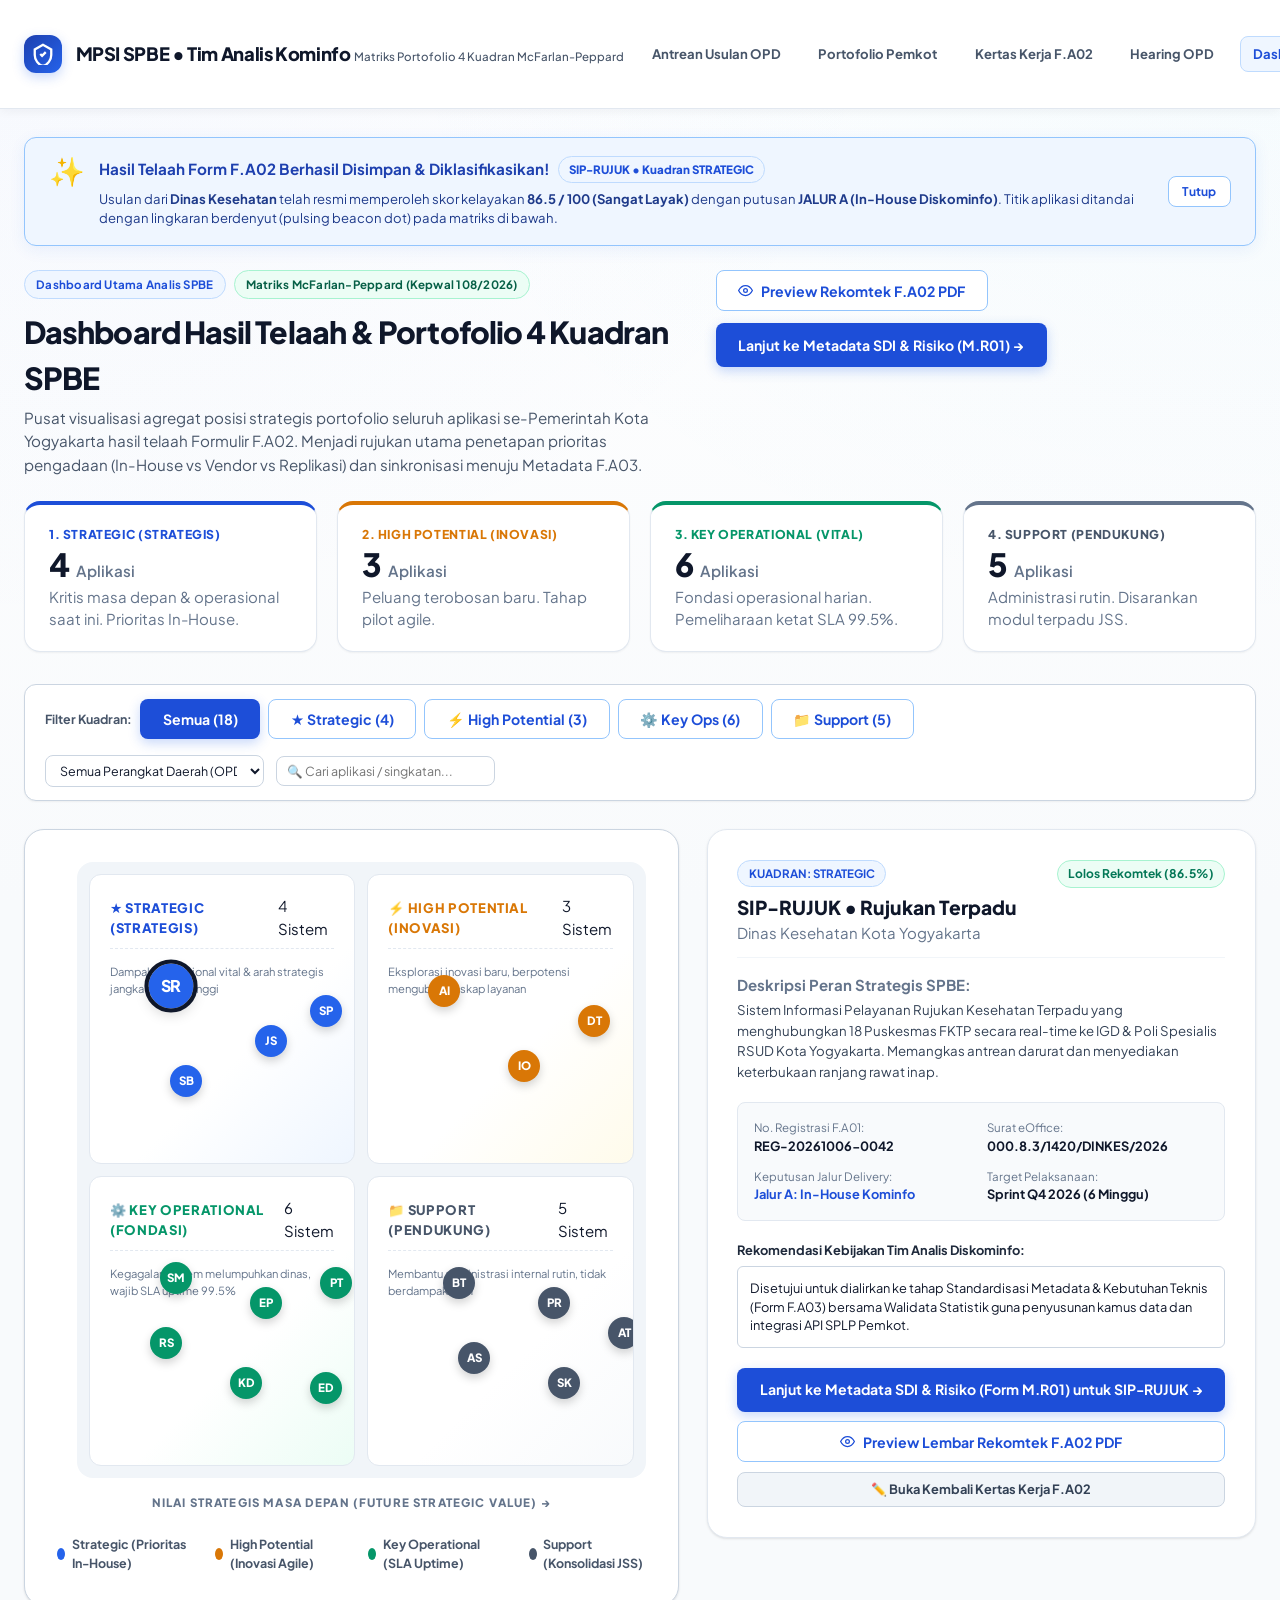
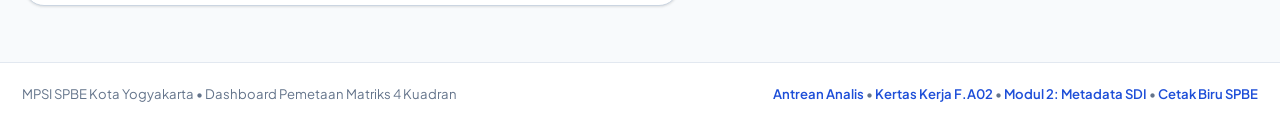
<file: prototype/fase-tengah/1-kertas-kerja-asesmen-analis/dashboard-kuadran-portofolio.html>
<!DOCTYPE html>
<html lang="id">
<head>
  <meta charset="UTF-8">
  <meta name="viewport" content="width=device-width, initial-scale=1.0">
  <title>Dashboard Matriks 4 Kuadran McFarlan-Peppard SPBE - Diskominfo Kota Yogyakarta</title>
  <meta name="description" content="Visualisasi Pemetaan Portofolio Strategis Seluruh Aplikasi SPBE Hasil Telaah Analisis Form F.A02 dalam Matriks 4 Kuadran McFarlan-Peppard Kota Yogyakarta.">
  <link rel="preconnect" href="https://fonts.googleapis.com">
  <link rel="preconnect" href="https://fonts.gstatic.com" crossorigin>
  <link href="https://fonts.googleapis.com/css2?family=Plus+Jakarta+Sans:wght@400;500;600;700;800&family=JetBrains+Mono:wght@500;600;700&display=swap" rel="stylesheet">
  <link rel="stylesheet" href="../tengah.css">
  <style>
    /* Styling Khusus Matriks 4 Kuadran */
    .kuadran-container {
      max-width: 1440px;
      margin: 1.75rem auto 3.5rem;
      padding: 0 1.5rem;
      width: 100%;
    }

    /* 4 Summary Metric Cards */
    .quadrant-stats-grid {
      display: grid;
      grid-template-columns: repeat(4, 1fr);
      gap: 1.25rem;
      margin-bottom: 2rem;
    }
    @media (max-width: 900px) {
      .quadrant-stats-grid { grid-template-columns: 1fr 1fr; }
    }

    .quad-stat-card {
      background: #ffffff;
      border: 1px solid var(--border-subtle);
      border-radius: var(--radius-lg);
      padding: 1.25rem 1.5rem;
      box-shadow: var(--shadow-xs);
      position: relative;
      overflow: hidden;
      transition: var(--transition-fast);
      cursor: pointer;
    }
    .quad-stat-card:hover {
      transform: translateY(-2px);
      box-shadow: var(--shadow-sm);
    }
    .quad-stat-card.strategic { border-top: 4px solid #1d4ed8; }
    .quad-stat-card.high-potential { border-top: 4px solid #d97706; }
    .quad-stat-card.key-operational { border-top: 4px solid #059669; }
    .quad-stat-card.support { border-top: 4px solid #64748b; }

    .quad-stat-val {
      font-size: 2rem;
      font-weight: 800;
      color: #0f172a;
      line-height: 1;
      margin-top: 0.35rem;
    }
    .quad-stat-label {
      font-size: 0.76rem;
      font-weight: 800;
      text-transform: uppercase;
      letter-spacing: 0.05em;
      color: var(--text-muted);
    }

    /* Grid Layout: Matriks Visual di Kiri, Detail Inspector di Kanan */
    .matrix-layout-split {
      display: grid;
      grid-template-columns: 1.45fr 1fr;
      gap: 1.75rem;
      align-items: start;
    }
    @media (max-width: 1150px) {
      .matrix-layout-split { grid-template-columns: 1fr; }
    }

    /* 2x2 Matrix Board */
    .matrix-board-wrapper {
      background: #ffffff;
      border: 1.5px solid var(--border-medium);
      border-radius: var(--radius-xl);
      padding: 2rem;
      box-shadow: var(--shadow-sm);
      position: relative;
    }

    .matrix-axis-y-label {
      position: absolute;
      left: 0.6rem;
      top: 50%;
      transform: translateY(-50%) rotate(-90deg);
      font-size: 0.72rem;
      font-weight: 800;
      letter-spacing: 0.1em;
      color: #64748b;
      text-transform: uppercase;
      white-space: nowrap;
    }

    .matrix-axis-x-label {
      text-align: center;
      margin-top: 1rem;
      font-size: 0.72rem;
      font-weight: 800;
      letter-spacing: 0.1em;
      color: #64748b;
      text-transform: uppercase;
    }

    .matrix-2x2-grid {
      display: grid;
      grid-template-columns: 1fr 1fr;
      grid-template-rows: 290px 290px;
      gap: 12px;
      margin-left: 1.25rem;
      background: #f1f5f9;
      padding: 12px;
      border-radius: var(--radius-lg);
      position: relative;
    }

    .quad-cell {
      background: #ffffff;
      border-radius: var(--radius-md);
      padding: 1.25rem;
      position: relative;
      border: 1px solid var(--border-subtle);
      transition: var(--transition-fast);
      overflow: hidden;
    }
    .quad-cell:hover {
      border-color: #cbd5e1;
    }
    .quad-cell.cell-strategic {
      background: linear-gradient(135deg, #ffffff 60%, #eff6ff 100%);
    }
    .quad-cell.cell-high-pot {
      background: linear-gradient(135deg, #ffffff 60%, #fffbeb 100%);
    }
    .quad-cell.cell-key-ops {
      background: linear-gradient(135deg, #ffffff 60%, #ecfdf5 100%);
    }
    .quad-cell.cell-support {
      background: linear-gradient(135deg, #ffffff 60%, #f8fafc 100%);
    }

    .quad-cell-header {
      display: flex;
      justify-content: space-between;
      align-items: center;
      margin-bottom: 0.85rem;
      border-bottom: 1px dashed var(--border-subtle);
      padding-bottom: 0.5rem;
    }
    .quad-cell-title {
      font-size: 0.82rem;
      font-weight: 800;
      text-transform: uppercase;
      letter-spacing: 0.05em;
    }
    .quad-cell-desc {
      font-size: 0.7rem;
      color: var(--text-muted);
    }

    /* Interactive Dot Marker */
    .app-dot {
      position: absolute;
      width: 32px;
      height: 32px;
      border-radius: 50%;
      display: flex;
      align-items: center;
      justify-content: center;
      font-size: 0.72rem;
      font-weight: 800;
      color: #ffffff;
      cursor: pointer;
      box-shadow: 0 4px 10px rgba(0,0,0,0.18);
      transition: all 0.25s cubic-bezier(0.34, 1.56, 0.64, 1);
      z-index: 10;
    }
    .app-dot:hover {
      transform: scale(1.35);
      z-index: 50;
    }
    .app-dot.active-selected {
      transform: scale(1.4);
      outline: 3px solid #0f172a;
      z-index: 60;
    }

    .app-dot.pulse-new {
      animation: pulseAnim 2s infinite;
    }
    @keyframes pulseAnim {
      0% { box-shadow: 0 0 0 0 rgba(37, 99, 235, 0.7); }
      70% { box-shadow: 0 0 0 12px rgba(37, 99, 235, 0); }
      100% { box-shadow: 0 0 0 0 rgba(37, 99, 235, 0); }
    }

    /* Colors per domain/quadrant */
    .dot-blue { background: #2563eb; }
    .dot-amber { background: #d97706; }
    .dot-emerald { background: #059669; }
    .dot-slate { background: #475569; }

    /* Right Inspector Card */
    .app-detail-card {
      background: #ffffff;
      border: 1px solid var(--border-subtle);
      border-radius: var(--radius-xl);
      padding: 1.85rem;
      box-shadow: var(--shadow-sm);
      position: sticky;
      top: 4.85rem;
    }
  </style>
</head>
<body>
  <!-- Top Navigation -->
  <header class="top-nav">
    <div class="nav-container">
      <div class="brand-group">
        <a href="index.html" class="brand-link">
          <div class="logo-shield">
            <svg width="22" height="22" viewBox="0 0 24 24" fill="none" stroke="currentColor" stroke-width="2.5"><path d="M12 2L3 7v6c0 5.55 3.84 10.74 9 12 5.16-1.26 9-6.45 9-12V7l-9-5z"/><path d="M9 12l2 2 4-4"/></svg>
          </div>
          <div class="brand-text">
            <span class="brand-title">MPSI SPBE &bull; Tim Analis Kominfo</span>
            <span class="brand-subtitle">Matriks Portofolio 4 Kuadran McFarlan-Peppard</span>
          </div>
        </a>
      </div>

      <nav class="nav-menu">
        <a href="index.html" class="nav-link">Antrean Usulan OPD</a>
        <a href="katalog-portofolio-pemkot.html" class="nav-link">Portofolio Pemkot</a>
        <a href="kertas-kerja-fa02.html" class="nav-link">Kertas Kerja F.A02</a>
        <a href="manajemen-hearing-opd.html" class="nav-link">Hearing OPD</a>
        <a href="dashboard-kuadran-portofolio.html" class="nav-link active">Dashboard 4 Kuadran</a>
        <a href="../2-standardisasi-metadata-kebutuhan/index.html" class="nav-link">Metadata SDI & Risiko (M.R01) &rarr;</a>
      </nav>

      <div class="nav-actions">
        <a href="kertas-kerja-fa02.html" class="btn btn-secondary btn-sm">
          &larr; Kertas Kerja F.A02
        </a>
        <div class="user-badge">
          <span class="user-badge-avatar">AN</span>
          <div class="user-badge-text">
            <span class="user-badge-name">Hendra Wijaya, S.Kom</span>
            <span class="user-badge-role">Analis SPBE Diskominfo</span>
          </div>
        </div>
      </div>
    </div>
  </header>

  <!-- Main Container -->
  <main class="kuadran-container">

    <!-- Alert Notifikasi Hasil Simpan Telaah Kertas Kerja F.A02 -->
    <div id="saveSuccessAlert" style="background:#eff6ff; border:1.5px solid #93c5fd; border-radius:12px; padding:1.15rem 1.5rem; margin-bottom:1.5rem; display:flex; align-items:center; justify-content:space-between; gap:1.25rem; box-shadow:0 4px 16px rgba(37,99,235,0.08);">
      <div style="display:flex; align-items:flex-start; gap:0.85rem;">
        <span style="font-size:1.8rem; line-height:1;">✨</span>
        <div>
          <div style="display:flex; align-items:center; gap:0.5rem; flex-wrap:wrap;">
            <strong style="font-size:0.95rem; color:#1e40af;">Hasil Telaah Form F.A02 Berhasil Disimpan & Diklasifikasikan!</strong>
            <span class="chip chip-blue" style="font-size:0.72rem; font-weight:800;">SIP-RUJUK &bull; Kuadran STRATEGIC</span>
          </div>
          <p id="saveAlertBannerText" style="font-size:0.82rem; color:#1e3a8a; margin:0.35rem 0 0; line-height:1.45;">
            Usulan dari <strong>Dinas Kesehatan</strong> telah resmi memperoleh skor kelayakan <strong>86.5 / 100 (Sangat Layak)</strong> dengan putusan <strong>JALUR A (In-House Diskominfo)</strong>. Titik aplikasi ditandai dengan lingkaran berdenyut (pulsing beacon dot) pada matriks di bawah.
          </p>
        </div>
      </div>
      <div style="display:flex; gap:0.5rem; align-items:center; flex-shrink:0;">
        <button type="button" class="btn btn-outline btn-sm" onclick="document.getElementById('saveSuccessAlert').style.display='none'" style="font-size:0.75rem;">
          Tutup
        </button>
      </div>
    </div>

    <!-- Page Header -->
    <section class="page-header" style="margin-bottom:1.5rem;">
      <div>
        <div class="badge-row">
          <span class="badge-soft blue">Dashboard Utama Analis SPBE</span>
          <span class="badge-soft green">Matriks McFarlan-Peppard (Kepwal 108/2026)</span>
        </div>
        <h1 class="page-title">Dashboard Hasil Telaah & Portofolio 4 Kuadran SPBE</h1>
        <p class="page-desc">
          Pusat visualisasi agregat posisi strategis portofolio seluruh aplikasi se-Pemerintah Kota Yogyakarta hasil telaah Formulir F.A02. Menjadi rujukan utama penetapan prioritas pengadaan (In-House vs Vendor vs Replikasi) dan sinkronisasi menuju Metadata F.A03.
        </p>
      </div>

      <div style="display:flex; gap:0.75rem; flex-wrap:wrap;">
        <button type="button" class="btn btn-outline" id="btnOpenModalFA02Dashboard">
          <svg width="15" height="15" viewBox="0 0 24 24" fill="none" stroke="currentColor" stroke-width="2"><path d="M1 12s4-8 11-8 11 8 11 8-4 8-11 8-11-8-11-8z"/><circle cx="12" cy="12" r="3"/></svg>
          Preview Rekomtek F.A02 PDF
        </button>
        <a href="../2-standardisasi-metadata-kebutuhan/index.html" class="btn btn-primary">
          Lanjut ke Metadata SDI & Risiko (M.R01) &rarr;
        </a>
      </div>
    </section>

    <!-- 4 Kuadran Stat Cards (Interactive Filter) -->
    <div class="quadrant-stats-grid">
      <div class="quad-stat-card strategic" onclick="filterByQuadrant('strategic')">
        <div class="quad-stat-label" style="color:#1d4ed8;">1. Strategic (Strategis)</div>
        <div class="quad-stat-val">4 <span style="font-size:0.95rem; font-weight:600; color:#64748b;">Aplikasi</span></div>
        <p class="text-xs text-muted" style="margin-top:0.35rem;">Kritis masa depan & operasional saat ini. Prioritas In-House.</p>
      </div>

      <div class="quad-stat-card high-potential" onclick="filterByQuadrant('high_pot')">
        <div class="quad-stat-label" style="color:#d97706;">2. High Potential (Inovasi)</div>
        <div class="quad-stat-val">3 <span style="font-size:0.95rem; font-weight:600; color:#64748b;">Aplikasi</span></div>
        <p class="text-xs text-muted" style="margin-top:0.35rem;">Peluang terobosan baru. Tahap pilot agile.</p>
      </div>

      <div class="quad-stat-card key-operational" onclick="filterByQuadrant('key_ops')">
        <div class="quad-stat-label" style="color:#059669;">3. Key Operational (Vital)</div>
        <div class="quad-stat-val">6 <span style="font-size:0.95rem; font-weight:600; color:#64748b;">Aplikasi</span></div>
        <p class="text-xs text-muted" style="margin-top:0.35rem;">Fondasi operasional harian. Pemeliharaan ketat SLA 99.5%.</p>
      </div>

      <div class="quad-stat-card support" onclick="filterByQuadrant('support')">
        <div class="quad-stat-label" style="color:#475569;">4. Support (Pendukung)</div>
        <div class="quad-stat-val">5 <span style="font-size:0.95rem; font-weight:600; color:#64748b;">Aplikasi</span></div>
        <p class="text-xs text-muted" style="margin-top:0.35rem;">Administrasi rutin. Disarankan modul terpadu JSS.</p>
      </div>
    </div>

    <!-- Filter & Kontrol Toolbar Cepat -->
    <div style="background:#ffffff; border:1px solid var(--border-medium); border-radius:12px; padding:0.85rem 1.25rem; margin-bottom:1.75rem; display:flex; align-items:center; justify-content:space-between; gap:1rem; flex-wrap:wrap; box-shadow:var(--shadow-xs);">
      <div style="display:flex; align-items:center; gap:0.5rem; flex-wrap:wrap;">
        <span style="font-size:0.78rem; font-weight:700; color:#475569;">Filter Kuadran:</span>
        <button type="button" class="btn btn-xs btn-primary filter-quad-btn active" onclick="filterByQuadrant('all', this)">Semua (18)</button>
        <button type="button" class="btn btn-xs btn-outline filter-quad-btn" onclick="filterByQuadrant('strategic', this)">★ Strategic (4)</button>
        <button type="button" class="btn btn-xs btn-outline filter-quad-btn" onclick="filterByQuadrant('high_pot', this)">⚡ High Potential (3)</button>
        <button type="button" class="btn btn-xs btn-outline filter-quad-btn" onclick="filterByQuadrant('key_ops', this)">⚙️ Key Ops (6)</button>
        <button type="button" class="btn btn-xs btn-outline filter-quad-btn" onclick="filterByQuadrant('support', this)">📁 Support (5)</button>
      </div>

      <div style="display:flex; align-items:center; gap:0.75rem; flex-grow:1; max-width:450px;">
        <select class="form-select form-select-sm" id="selectOpdFilter" onchange="filterByOpd(this.value)" style="font-size:0.78rem; padding:0.35rem 0.65rem;">
          <option value="all">Semua Perangkat Daerah (OPD)</option>
          <option value="Dinas Kesehatan">Dinas Kesehatan (2)</option>
          <option value="Dinas Kominfosan">Dinas Kominfosan (3)</option>
          <option value="RSUD Kota Yogyakarta">RSUD Wirosaban (1)</option>
          <option value="BPKAD">BPKAD (1)</option>
          <option value="Dinas Sosial">Dinsosnakertrans (1)</option>
          <option value="DPMPTSP">DPMPTSP (1)</option>
          <option value="Bagian Organisasi">Bagian Organisasi Setda (2)</option>
        </select>
        <input type="text" class="form-input form-input-sm" id="searchAppInput" placeholder="🔍 Cari aplikasi / singkatan..." oninput="searchAppDot(this.value)" style="font-size:0.78rem; padding:0.35rem 0.65rem;">
      </div>
    </div>

    <!-- Main Split: 2x2 Interactive Matrix di Kiri, Detail Inspector di Kanan -->
    <div class="matrix-layout-split">

      <!-- SISI KIRI: MATRIKS 2x2 DENGAN TITIK-TITIK INTERAKTIF -->
      <div class="matrix-board-wrapper">
        <div class="matrix-axis-y-label">Dampak Operasional Saat Ini (Current Operational) &uarr;</div>

        <div class="matrix-2x2-grid">

          <!-- KUADRAN 1: STRATEGIC (KIRI ATAS: Operasional Tinggi, Nilai Strategis Tinggi) -->
          <div class="quad-cell cell-strategic" id="cellStrategic">
            <div class="quad-cell-header">
              <span class="quad-cell-title" style="color:#1d4ed8;">★ STRATEGIC (STRATEGIS)</span>
              <span class="badge badge-indigo">4 Sistem</span>
            </div>
            <div class="quad-cell-desc">Dampak operasional vital & arah strategis jangka panjang tinggi</div>

            <!-- Titik 1: SIP-RUJUK (USULAN TERBARU HASIL TELAAN F.A02) -->
            <div class="app-dot dot-blue pulse-new" style="top:95px; left:65px;" onclick="selectApp('sip_rujuk', this)" title="SIP-RUJUK (Dinkes) - Usulan Baru">
              SR
            </div>

            <!-- Titik 2: JSS Core Super-App -->
            <div class="app-dot dot-blue" style="top:150px; left:165px;" onclick="selectApp('jss_core', this)" title="JSS Core Super App (Kominfosan)">
              JS
            </div>

            <!-- Titik 3: SI-BANSOS Terpadu -->
            <div class="app-dot dot-blue" style="top:190px; left:80px;" onclick="selectApp('si_bansos', this)" title="SI-BANSOS (Dinsosnakertrans)">
              SB
            </div>

            <!-- Titik 4: SPLP Gateway Daerah -->
            <div class="app-dot dot-blue" style="top:120px; left:220px;" onclick="selectApp('splp_gateway', this)" title="SPLP Gateway Integrasi (Kominfosan)">
              SP
            </div>
          </div>

          <!-- KUADRAN 2: HIGH POTENTIAL (KANAN ATAS: Operasional Rendah, Nilai Strategis Tinggi) -->
          <div class="quad-cell cell-high-pot" id="cellHighPot">
            <div class="quad-cell-header">
              <span class="quad-cell-title" style="color:#d97706;">⚡ HIGH POTENTIAL (INOVASI)</span>
              <span class="badge badge-amber">3 Sistem</span>
            </div>
            <div class="quad-cell-desc">Eksplorasi inovasi baru, berpotensi mengubah lanskap layanan</div>

            <!-- Titik 5: AI Aduan Warga Smart Bot -->
            <div class="app-dot dot-amber" style="top:100px; left:60px;" onclick="selectApp('ai_bot', this)" title="AI Smart Bot Aduan Warga (Kominfosan)">
              AI
            </div>

            <!-- Titik 6: IoT Sensor Malioboro -->
            <div class="app-dot dot-amber" style="top:175px; left:140px;" onclick="selectApp('iot_malioboro', this)" title="IoT Sensor Udara Malioboro (DLH)">
              IO
            </div>

            <!-- Titik 7: Digital Twin Pariwisata 3D -->
            <div class="app-dot dot-amber" style="top:130px; left:210px;" onclick="selectApp('digital_twin', this)" title="Digital Twin Wisata Yogya (Dispar)">
              DT
            </div>
          </div>

          <!-- KUADRAN 3: KEY OPERATIONAL (KIRI BAWAH: Operasional Tinggi, Nilai Strategis Rendah) -->
          <div class="quad-cell cell-key-ops" id="cellKeyOps">
            <div class="quad-cell-header">
              <span class="quad-cell-title" style="color:#059669;">⚙️ KEY OPERATIONAL (FONDASI)</span>
              <span class="badge badge-emerald">6 Sistem</span>
            </div>
            <div class="quad-cell-desc">Kegagalan sistem melumpuhkan dinas, wajib SLA uptime 99.5%</div>

            <!-- Titik 8: SIMPUS Puskesmas -->
            <div class="app-dot dot-emerald" style="top:85px; left:70px;" onclick="selectApp('simpus', this)" title="SIMPUS Puskesmas (Dinkes)">
              SM
            </div>

            <!-- Titik 9: SIMRS RSUD Jogja -->
            <div class="app-dot dot-emerald" style="top:150px; left:60px;" onclick="selectApp('simrs', this)" title="SIMRS RSUD Wirosaban">
              RS
            </div>

            <!-- Titik 10: e-Presensi ASN Pemkot -->
            <div class="app-dot dot-emerald" style="top:110px; left:160px;" onclick="selectApp('e_presensi', this)" title="e-Presensi ASN Mobile (BKPSDM)">
              EP
            </div>

            <!-- Titik 11: SIPKD Keuangan BPKAD -->
            <div class="app-dot dot-emerald" style="top:190px; left:140px;" onclick="selectApp('sipkd', this)" title="SIPKD Penatausahaan (BPKAD)">
              KD
            </div>

            <!-- Titik 12: SimPATIK Perizinan DPMPTSP -->
            <div class="app-dot dot-emerald" style="top:90px; left:230px;" onclick="selectApp('simpatik', this)" title="SimPATIK Izin Usaha (DPMPTSP)">
              PT
            </div>

            <!-- Titik 13: e-Disposisi Surat Setda -->
            <div class="app-dot dot-emerald" style="top:195px; left:220px;" onclick="selectApp('e_disposisi', this)" title="E-Disposisi Surat (Bagian Ortala)">
              ED
            </div>
          </div>

          <!-- KUADRAN 4: SUPPORT (KANAN BAWAH: Operasional Rendah, Nilai Strategis Rendah) -->
          <div class="quad-cell cell-support" id="cellSupport">
            <div class="quad-cell-header">
              <span class="quad-cell-title" style="color:#475569;">📁 SUPPORT (PENDUKUNG)</span>
              <span class="badge badge-grey">5 Sistem</span>
            </div>
            <div class="quad-cell-desc">Membantu administrasi internal rutin, tidak berdampak SPM</div>

            <!-- Titik 14: SI-Buku Tamu OPD -->
            <div class="app-dot dot-slate" style="top:90px; left:75px;" onclick="selectApp('buku_tamu', this)" title="SI-Buku Tamu OPD (Inspektorat)">
              BT
            </div>

            <!-- Titik 15: SI-Arsip Statis -->
            <div class="app-dot dot-slate" style="top:165px; left:90px;" onclick="selectApp('arsip_statis', this)" title="SI-Arsip Statis (Dispusip)">
              AS
            </div>

            <!-- Titik 16: Peminjaman Ruang Rapat -->
            <div class="app-dot dot-slate" style="top:110px; left:170px;" onclick="selectApp('pinjam_ruang', this)" title="SI-Pinjam Ruang Balai Kota (Bag Umum)">
              PR
            </div>

            <!-- Titik 17: SI-Survey Kepuasan SKM -->
            <div class="app-dot dot-slate" style="top:190px; left:180px;" onclick="selectApp('skm_survey', this)" title="Aplikasi SKM Survey (Ortala)">
              SK
            </div>

            <!-- Titik 18: Pengadaan Barang Habis Pakai -->
            <div class="app-dot dot-slate" style="top:140px; left:240px;" onclick="selectApp('atk_opd', this)" title="SI-ATK Habis Pakai (Bag Umum)">
              AT
            </div>
          </div>

        </div>

        <div class="matrix-axis-x-label">Nilai Strategis Masa Depan (Future Strategic Value) &rarr;</div>

        <!-- Legenda Titik -->
        <div style="display:flex; justify-content:center; gap:1.5rem; margin-top:1.5rem; font-size:0.78rem; color:#475569;">
          <div style="display:flex; align-items:center; gap:0.4rem;">
            <span style="width:12px; height:12px; border-radius:50%; background:#2563eb; display:inline-block;"></span>
            <strong>Strategic (Prioritas In-House)</strong>
          </div>
          <div style="display:flex; align-items:center; gap:0.4rem;">
            <span style="width:12px; height:12px; border-radius:50%; background:#d97706; display:inline-block;"></span>
            <strong>High Potential (Inovasi Agile)</strong>
          </div>
          <div style="display:flex; align-items:center; gap:0.4rem;">
            <span style="width:12px; height:12px; border-radius:50%; background:#059669; display:inline-block;"></span>
            <strong>Key Operational (SLA Uptime)</strong>
          </div>
          <div style="display:flex; align-items:center; gap:0.4rem;">
            <span style="width:12px; height:12px; border-radius:50%; background:#475569; display:inline-block;"></span>
            <strong>Support (Konsolidasi JSS)</strong>
          </div>
        </div>
      </div>

      <!-- SISI KANAN: DETAIL INSPECTOR APLIKASI YANG DIKLIK -->
      <aside class="app-detail-card" id="appDetailInspector">
        <div style="display:flex; justify-content:space-between; align-items:flex-start; margin-bottom:1rem; padding-bottom:0.75rem; border-bottom:1px solid #f1f5f9;">
          <div>
            <span class="chip chip-blue" id="detailKuadranBadge">KUADRAN: STRATEGIC</span>
            <h2 style="font-size:1.2rem; font-weight:800; color:#0f172a; margin-top:0.4rem;" id="detailAppName">
              SIP-RUJUK &bull; Rujukan Terpadu
            </h2>
            <div class="text-xs text-muted" id="detailOpdName">Dinas Kesehatan Kota Yogyakarta</div>
          </div>
          <span class="chip chip-green" id="detailStatusBadge" style="font-size:0.75rem;">Lolos Rekomtek (86.5%)</span>
        </div>

        <div style="margin-bottom:1.25rem;">
          <div class="text-xs text-muted" style="font-weight:700;">Deskripsi Peran Strategis SPBE:</div>
          <p style="font-size:0.83rem; color:#334155; line-height:1.55; margin-top:0.25rem;" id="detailDescription">
            Sistem Informasi Pelayanan Rujukan Kesehatan Terpadu yang menghubungkan 18 Puskesmas FKTP secara real-time ke IGD & Poli Spesialis RSUD Kota Yogyakarta. Memangkas antrean darurat dan menyediakan keterbukaan ranjang rawat inap.
          </p>
        </div>

        <div style="background:#f8fafc; border:1px solid #e2e8f0; border-radius:8px; padding:1rem; margin-bottom:1.25rem; font-size:0.8rem;">
          <div style="display:grid; grid-template-columns:1fr 1fr; gap:0.75rem;">
            <div>
              <span class="text-muted" style="display:block; font-size:0.72rem;">No. Registrasi F.A01:</span>
              <strong class="mono-text" id="detailNoReg">REG-20261006-0042</strong>
            </div>
            <div>
              <span class="text-muted" style="display:block; font-size:0.72rem;">Surat eOffice:</span>
              <strong class="mono-text" id="detailSurat">000.8.3/1420/DINKES/2026</strong>
            </div>
            <div>
              <span class="text-muted" style="display:block; font-size:0.72rem;">Keputusan Jalur Delivery:</span>
              <strong style="color:var(--primary);" id="detailJalur">Jalur A: In-House Kominfo</strong>
            </div>
            <div>
              <span class="text-muted" style="display:block; font-size:0.72rem;">Target Pelaksanaan:</span>
              <strong id="detailTarget">Sprint Q4 2026 (6 Minggu)</strong>
            </div>
          </div>
        </div>

        <div class="form-group" style="margin-bottom:1.25rem;">
          <label class="form-label">Rekomendasi Kebijakan Tim Analis Diskominfo:</label>
          <div style="background:#ffffff; border:1px solid #cbd5e1; border-radius:6px; padding:0.75rem; font-size:0.8rem; line-height:1.45;" id="detailRekomendasi">
            Disetujui untuk dialirkan ke tahap <strong>Standardisasi Metadata & Kebutuhan Teknis (Form F.A03)</strong> bersama Walidata Statistik guna penyusunan kamus data dan integrasi API SPLP Pemkot.
          </div>
        </div>

        <!-- Action Links -->
        <div style="display:flex; flex-direction:column; gap:0.6rem;">
          <a href="../2-standardisasi-metadata-kebutuhan/index.html" class="btn btn-primary" style="justify-content:center; width:100%;" id="btnGoToMetadata">
            Lanjut ke Metadata SDI & Risiko (Form M.R01) &rarr;
          </a>
          <button type="button" class="btn btn-outline" style="justify-content:center; width:100%;" id="btnPreviewFA02FromDetail">
            <svg width="15" height="15" viewBox="0 0 24 24" fill="none" stroke="currentColor" stroke-width="2"><path d="M1 12s4-8 11-8 11 8 11 8-4 8-11 8-11-8-11-8z"/><circle cx="12" cy="12" r="3"/></svg>
            Preview Lembar Rekomtek F.A02 PDF
          </button>
          <a href="kertas-kerja-fa02.html" class="btn btn-secondary btn-sm" style="justify-content:center; width:100%;">
            ✏️ Buka Kembali Kertas Kerja F.A02
          </a>
        </div>
      </aside>

    </div>

  </main>

  <!-- ================= MODAL PREVIEW LEMBAR RESMI F.A02 PDF ================= -->
  <div class="modal-overlay" id="modalFA02Dashboard">
    <div class="modal-window">
      <div class="modal-head">
        <div>
          <span class="chip chip-blue">Format Kepwal 108/2026 Lampiran II Hal 59</span>
          <h3 style="font-size:1.15rem; font-weight:800; color:#0f172a; margin-top:0.25rem;">Lembar Formulir F.A02: Hasil Analisis Kelayakan Aplikasi SPBE</h3>
        </div>
        <button type="button" class="btn-close-modal" id="btnCloseModalFA02Dash" style="background:none; border:none; font-size:1.6rem; cursor:pointer;">&times;</button>
      </div>

      <div class="modal-body">
        <div style="background:#fff; padding:2.5rem; font-family:'Times New Roman', serif; color:#000; line-height:1.4; border-radius:4px; box-shadow:0 4px 16px rgba(0,0,0,0.1);">
          <!-- KOP Dinas Resmi -->
          <div style="text-align:center; border-bottom:3px double #000; padding-bottom:0.75rem; margin-bottom:1.25rem;">
            <h4 style="font-size:1.1rem; margin:0; font-weight:bold;">PEMERINTAH KOTA YOGYAKARTA</h4>
            <h3 style="font-size:1.25rem; margin:0; font-weight:900;">DINAS KOMUNIKASI INFORMATIKA DAN PERSANDIAN</h3>
            <p style="font-size:0.85rem; margin:0;">Jalan Kenari No. 56 Kompleks Balai Kota Yogyakarta 55165</p>
          </div>

          <div style="text-align:center; margin-bottom:1.5rem;">
            <h5 style="margin:0; font-size:1rem; font-weight:bold;">FORMULIR F.A02</h5>
            <h4 style="margin:0; text-decoration:underline; font-size:1.15rem; font-weight:bold;">SURAT REKOMENDASI HASIL ANALISIS KELAYAKAN TEKNIS APLIKASI SPBE</h4>
            <p style="font-size:0.85rem; margin:0; font-style:italic;">Nomor: 000.8.3 / 0842 / REKOMTEK / 2026</p>
          </div>

          <table style="width:100%; border-collapse:collapse; font-size:0.85rem; margin-bottom:1.5rem;" border="1">
            <tr style="background:#f1f5f9;">
              <th colspan="2" style="text-align:left; padding:0.4rem 0.6rem;">I. DATA DASAR PERMOHONAN</th>
            </tr>
            <tr>
              <td style="width:35%; padding:0.4rem 0.6rem;">Nomor Registrasi & Surat</td>
              <td style="padding:0.4rem 0.6rem;" id="modalPdfRegSurat">REG-20261006-0042 &bull; Surat eOffice: 000.8.3/1420/DINKES/2026</td>
            </tr>
            <tr>
              <td style="padding:0.4rem 0.6rem;">Perangkat Daerah Pemohon</td>
              <td style="padding:0.4rem 0.6rem;" id="modalPdfOpd">Dinas Kesehatan Kota Yogyakarta</td>
            </tr>
            <tr>
              <td style="padding:0.4rem 0.6rem;">Nama Usulan Sistem</td>
              <td style="padding:0.4rem 0.6rem;" id="modalPdfAppName">Sistem Informasi Pelayanan Rujukan Kesehatan Terpadu (SIP-RUJUK)</td>
            </tr>

            <tr style="background:#f1f5f9;">
              <th colspan="2" style="text-align:left; padding:0.4rem 0.6rem;">II. KESIMPULAN PENYARINGAN GATEKEEPER (3 PILAR ASESMEN F.A02)</th>
            </tr>
            <tr>
              <td style="padding:0.4rem 0.6rem;">Pilar 1: Urgensi & Proses Bisnis</td>
              <td style="padding:0.4rem 0.6rem;"><strong>MEMENUHI SYARAT MUTLAK</strong> &bull; Masalah riil peningkatan mutu layanan publik & efisiensi kerja operasional. SOP Baku disahkan Bagian Ortala Setda (Gate 1).</td>
            </tr>
            <tr>
              <td style="padding:0.4rem 0.6rem;">Pilar 2: Redundansi Dini</td>
              <td style="padding:0.4rem 0.6rem;"><strong>LOLOS (Diferensiasi Unik)</strong> &bull; Mengisi celah alur kerja spesifik daerah, tidak menduplikasi portofolio eksisting. Wajib interoperabilitas REST API & SSO Pemkot.</td>
            </tr>
            <tr>
              <td style="padding:0.4rem 0.6rem;">Pilar 3: Kelayakan Konseptual</td>
              <td style="padding:0.4rem 0.6rem;"><strong>LAYAK DIBANGUN IN-HOUSE</strong> &bull; Kesiapan REST API OpenAPI & kamus data SDI terstruktur. Penanggung jawab teknis definitif Pranata Komputer internal OPD.</td>
            </tr>
            <tr>
              <td style="padding:0.4rem 0.6rem;">Skor Rubrik Kelayakan</td>
              <td style="padding:0.4rem 0.6rem;"><strong id="modalPdfScore">86.5 / 100</strong> (Kategori: Sangat Layak Memperoleh Rekomtek).</td>
            </tr>
            <tr>
              <td style="padding:0.4rem 0.6rem;">Kuadran McFarlan-Peppard</td>
              <td style="padding:0.4rem 0.6rem;"><strong id="modalPdfKuadran">STRATEGIC (Strategis)</strong> &bull; Prioritas tinggi belanja sistem in-house daerah.</td>
            </tr>
            <tr>
              <td style="padding:0.4rem 0.6rem;">Keputusan Jalur Delivery</td>
              <td style="padding:0.4rem 0.6rem;"><strong id="modalPdfJalur">JALUR A: In-House Programmer Kominfo</strong> (Kapasitas internal mencukupi selama 6 sprint, 0 biaya vendor).</td>
            </tr>
          </table>

          <!-- TTD Kabid -->
          <div style="display:flex; justify-content:space-between; margin-top:2rem; text-align:center; font-size:0.85rem;">
            <div style="width:40%;">
              <p>Tim Analis Kebijakan SPBE,</p>
              <div style="height:60px; display:flex; align-items:center; justify-content:center;">
                <span style="border:1px dashed #0284c7; background:#f0f9ff; color:#0369a1; padding:0.25rem 0.5rem; font-size:0.7rem;">Terverifikasi Kertas Kerja</span>
              </div>
              <p style="font-weight:bold; text-decoration:underline;">Hendra Wijaya, S.Kom</p>
              <p>NIP. 19890815 201402 1 002</p>
            </div>

            <div style="width:45%;">
              <p>Yogyakarta, 06 Oktober 2026</p>
              <p style="font-weight:bold;">Kepala Bidang Pengembangan Aplikasi,</p>
              <div style="height:60px; display:flex; align-items:center; justify-content:center;">
                <span style="border:1px dashed #059669; background:#ecfdf5; color:#047857; padding:0.35rem 0.65rem; font-size:0.72rem; font-weight:bold;">
                  Ditandatangani secara Elektronik<br>via TTE BSrE BSSN
                </span>
              </div>
              <p style="font-weight:bold; text-decoration:underline;">Drs. Tri Haryanto, M.Eng</p>
              <p>NIP. 19740520 199903 1 004</p>
            </div>
          </div>
        </div>
      </div>

      <div class="modal-foot">
        <button type="button" class="btn btn-secondary" id="btnModalCloseFA02Dash">Tutup</button>
        <button type="button" class="btn btn-primary" onclick="window.print()">
          <svg width="15" height="15" viewBox="0 0 24 24" fill="none" stroke="currentColor" stroke-width="2"><polyline points="6 9 6 2 18 2 18 9"/><path d="M6 18H4a2 2 0 0 1-2-2v-5a2 2 0 0 1 2-2h16a2 2 0 0 1 2 2v5a2 2 0 0 1-2 2h-2"/><rect x="6" y="14" width="12" height="8"/></svg>
          Cetak Dokumen F.A02 PDF
        </button>
      </div>
    </div>
  </div>

  <!-- Footer -->
  <footer class="app-footer">
    <div class="footer-container">
      <span>MPSI SPBE Kota Yogyakarta &bull; Dashboard Pemetaan Matriks 4 Kuadran</span>
      <span class="footer-links">
        <a href="index.html">Antrean Analis</a> &bull;
        <a href="kertas-kerja-fa02.html">Kertas Kerja F.A02</a> &bull;
        <a href="../2-standardisasi-metadata-kebutuhan/index.html">Modul 2: Metadata SDI</a> &bull;
        <a href="../../../Blueprint.md" target="_blank">Cetak Biru SPBE</a>
      </span>
    </div>
  </footer>

  <script src="../tengah.js"></script>
  <script>
    // Data Aplikasi dalam 4 Kuadran
    const appData = {
      sip_rujuk: {
        name: "SIP-RUJUK • Rujukan Terpadu",
        opd: "Dinas Kesehatan Kota Yogyakarta",
        kuadran: "STRATEGIC",
        kuadranClass: "chip-blue",
        score: "Lolos Rekomtek (86.5%)",
        desc: "Sistem Informasi Pelayanan Rujukan Kesehatan Terpadu yang menghubungkan 18 Puskesmas FKTP secara real-time ke IGD & Poli Spesialis RSUD Kota Yogyakarta. Memangkas antrean darurat dan menyediakan keterbukaan ranjang rawat inap.",
        noReg: "REG-20261006-0042",
        surat: "000.8.3/1420/DINKES/2026",
        jalur: "Jalur A: In-House Kominfo",
        target: "Sprint Q4 2026 (6 Minggu)",
        rekomendasi: "Disetujui untuk dialirkan ke tahap Standardisasi Metadata & Kebutuhan Teknis (Form F.A03) bersama Walidata Statistik guna penyusunan kamus data dan integrasi API SPLP Pemkot.",
        allowNext: true
      },
      jss_core: {
        name: "Jogja Smart Service (JSS Core)",
        opd: "Dinas Kominfosan Kota Yogyakarta",
        kuadran: "STRATEGIC",
        kuadranClass: "chip-blue",
        score: "Operasional Induk (96.0%)",
        desc: "Super-App Terpadu Layanan Publik Pemerintah Kota Yogyakarta. Pusat autentikasi Single Sign-On (SSO), satu akun warga, dan agregator lebih dari 120 layanan digital daerah.",
        noReg: "MASTER-SPBE-0001",
        surat: "555/001/KOMINFO/2022",
        jalur: "Jalur A: In-House Core Team",
        target: "Continuous Evolution",
        rekomendasi: "Sistem utama daerah. Seluruh usulan baru wajib mengintegrasikan SSO dan akun warga ke JSS.",
        allowNext: false
      },
      si_bansos: {
        name: "SI-BANSOS • Bansos Terpadu",
        opd: "Dinas Sosial Tenaga Kerja & Transmigrasi",
        kuadran: "STRATEGIC",
        kuadranClass: "chip-blue",
        score: "Lolos Rekomtek (84.2%)",
        desc: "Sistem Penyaluran & Verifikasi Bantuan Sosial Terpadu Warga Miskin Kota Yogyakarta berbasis Data Terpadu Kesejahteraan Sosial (DTKS) dan kuota APBD.",
        noReg: "REG-20261004-0038",
        surat: "460/0912/DINSOS/2026",
        jalur: "Jalur A: In-House Kominfo",
        target: "Sprint Q4 2026",
        rekomendasi: "Integrasi mutlak dengan data kependudukan Dukcapil untuk memvalidasi NIK penerima manfaat.",
        allowNext: true
      },
      splp_gateway: {
        name: "SPLP Gateway Integrasi",
        opd: "Dinas Kominfosan Kota Yogyakarta",
        kuadran: "STRATEGIC",
        kuadranClass: "chip-blue",
        score: "Infrastruktur Inti (92.0%)",
        desc: "Sistem Penghubung Layanan Pemerintah untuk orkestrasi pertukaran data antar-OPD dan bridging ke kementerian pusat.",
        noReg: "MASTER-SPBE-0004",
        surat: "555/042/KOMINFO/2023",
        jalur: "Jalur A: In-House Kominfo",
        target: "Continuous Maintenance",
        rekomendasi: "Menjadi pipa transmisi data tunggal bagi seluruh API baru Pemkot Yogyakarta.",
        allowNext: false
      },
      ai_bot: {
        name: "AI Smart Bot Aduan Warga",
        opd: "Dinas Kominfosan Kota Yogyakarta",
        kuadran: "HIGH POTENTIAL",
        kuadranClass: "chip-amber",
        score: "Inovasi Pilot (78.0%)",
        desc: "Eksperimen Generative AI untuk triase dan klasifikasi otomatis pesan aduan warga di kanal JSS dan WhatsApp Pemkot secara kontekstual.",
        noReg: "REG-20260920-0021",
        surat: "555/0812/KOMINFO/2026",
        jalur: "Jalur B: Kolaborasi Kampus / Vendor",
        target: "Proof of Concept (PoC) Q1 2027",
        rekomendasi: "Tahap evaluasi akurasi respon dan pemenuhan etika AI sebelum dioperasikan penuh.",
        allowNext: false
      },
      iot_malioboro: {
        name: "IoT Sensor Udara Malioboro",
        opd: "Dinas Lingkungan Hidup Kota Yogyakarta",
        kuadran: "HIGH POTENTIAL",
        kuadranClass: "chip-amber",
        score: "Pilot Project (74.5%)",
        desc: "Jaringan sensor kualitas udara realtime dan kebisingan di sepanjang kawasan pedestrian Malioboro terhubung ke dashboard pimpinan.",
        noReg: "REG-20260815-0019",
        surat: "660/0540/DLH/2026",
        jalur: "Jalur B: Pengadaan Perangkat Vendor",
        target: "Uji Coba 3 Titik",
        rekomendasi: "Perlu integrasi API MQTT ke portal Satu Data Indonesia.",
        allowNext: false
      },
      digital_twin: {
        name: "Digital Twin Wisata 3D Yogya",
        opd: "Dinas Pariwisata Kota Yogyakarta",
        kuadran: "HIGH POTENTIAL",
        kuadranClass: "chip-amber",
        score: "Kajian Awal (71.0%)",
        desc: "Pemodelan 3 dimensi interaktif cagar budaya kawasan Kotagede dan Kraton untuk promosi pariwisata virtual.",
        noReg: "REG-20260710-0012",
        surat: "556/0312/DISPAR/2026",
        jalur: "Jalur B: Vendor Spesialis 3D",
        target: "Kajian Teknis 2027",
        rekomendasi: "Menunggu harmonisasi anggaran Bappeda.",
        allowNext: false
      },
      simpus: {
        name: "SIMPUS (Puskesmas)",
        opd: "Dinas Kesehatan Kota Yogyakarta",
        kuadran: "KEY OPERATIONAL",
        kuadranClass: "chip-green",
        score: "Operasional Aktif (91.5%)",
        desc: "Sistem Manajemen Puskesmas untuk rekam medis elektronik, antrean loket, dan billing obat pada 18 Puskesmas induk se-Kota Yogyakarta.",
        noReg: "MASTER-SPBE-0002",
        surat: "000.8.3/0200/DINKES/2020",
        jalur: "Jalur A: Pemeliharaan Rutin",
        target: "SLA Uptime 99.8%",
        rekomendasi: "Kunci operasional harian. SIP-RUJUK akan terhubung via API ke SIMPUS.",
        allowNext: false
      },
      simrs: {
        name: "SIMRS RSUD Kota Yogyakarta",
        opd: "RSUD Kota Yogyakarta (Wirosaban)",
        kuadran: "KEY OPERATIONAL",
        kuadranClass: "chip-green",
        score: "Operasional Rumah Sakit (94.0%)",
        desc: "Sistem Informasi Manajemen Rumah Sakit untuk rawat jalan, rawat inap, farmasi, kasir, dan penunjang medis RSUD Jogja.",
        noReg: "MASTER-SPBE-0003",
        surat: "445/0110/RSUD/2019",
        jalur: "Jalur B: Vendor SIMRS Bridging",
        target: "Operasional 24/7",
        rekomendasi: "Membuka endpoint REST API ketersediaan bed untuk dibaca oleh SIP-RUJUK.",
        allowNext: false
      },
      e_presensi: {
        name: "e-Presensi ASN Mobile",
        opd: "Badan Kepegawaian & Pengembangan SDM",
        kuadran: "KEY OPERATIONAL",
        kuadranClass: "chip-green",
        score: "Mandatori Pegawai (95.0%)",
        desc: "Presensi digital ASN dan Non-ASN berbasis geotagging GPS dan verifikasi wajah biometrik.",
        noReg: "MASTER-SPBE-0005",
        surat: "800/0410/BKPSDM/2021",
        jalur: "Jalur A: In-House Kominfo",
        target: "Pemeliharaan Ketat",
        rekomendasi: "Sangat vital bagi penghitungan TPP pegawai daerah.",
        allowNext: false
      },
      sipkd: {
        name: "SIPKD Keuangan BPKAD",
        opd: "Badan Pengelolaan Keuangan & Aset Daerah",
        kuadran: "KEY OPERATIONAL",
        kuadranClass: "chip-green",
        score: "Vital Keuangan (98.0%)",
        desc: "Sistem Pengelolaan Keuangan Daerah untuk penatausahaan SP2D, SPJ, dan kas daerah.",
        noReg: "MASTER-SPBE-0006",
        surat: "900/0120/BPKAD/2018",
        jalur: "Jalur B: Sistem Keuangan Terpusat",
        target: "Audit BPK Berkala",
        rekomendasi: "Terintegrasi dengan CMS BPD DIY.",
        allowNext: false
      },
      simpatik: {
        name: "SimPATIK Perizinan DPMPTSP",
        opd: "Dinas Penanaman Modal & PTSP",
        kuadran: "KEY OPERATIONAL",
        kuadranClass: "chip-green",
        score: "Pelayanan Publik (90.0%)",
        desc: "Sistem pelayanan perizinan non-berusaha dan izin reklame bagi warga Kota Yogyakarta.",
        noReg: "MASTER-SPBE-0007",
        surat: "503/0215/DPMPTSP/2021",
        jalur: "Jalur A: In-House Kominfo",
        target: "Standar Layanan Maks. 3 Hari",
        rekomendasi: "Telah terintegrasi dengan TTE Balai Sertifikasi Elektronik.",
        allowNext: false
      },
      e_disposisi: {
        name: "E-Disposisi Surat Setda",
        opd: "Bagian Organisasi Sekretariat Daerah",
        kuadran: "KEY OPERATIONAL",
        kuadranClass: "chip-green",
        score: "Tata Naskah Dinas (88.5%)",
        desc: "Aplikasi lembar disposisi digital pimpinan Wali Kota, Sekda, dan Asisten Setda.",
        noReg: "REG-20261002-0029",
        surat: "000.1.2/0811/SETDA/2026",
        jalur: "Jalur A: In-House Kominfo",
        target: "Rilis Q4 2026",
        rekomendasi: "Menunggu finalisasi integrasi ke aplikasi SRIKANDI Nasional.",
        allowNext: false
      },
      buku_tamu: {
        name: "SI-Buku Tamu OPD",
        opd: "Inspektorat Kota Yogyakarta",
        kuadran: "SUPPORT",
        kuadranClass: "chip-grey",
        score: "Layanan Dukung (65.0%)",
        desc: "Pencatatan tamu kedinasan internal kantor inspektorat.",
        noReg: "REG-20260601-0005",
        surat: "700/0122/INSP/2026",
        jalur: "Konsolidasi Modul JSS",
        target: "Gunakan Modul Umum",
        rekomendasi: "Dilarang pengadaan server khusus; disarankan menggunakan form buku tamu generik JSS.",
        allowNext: false
      },
      arsip_statis: {
        name: "SI-Arsip Statis",
        opd: "Dinas Perpustakaan & Kearsipan",
        kuadran: "SUPPORT",
        kuadranClass: "chip-grey",
        score: "Pencatatan Lokal (62.0%)",
        desc: "Kataloging arsip bersejarah Kota Yogyakarta sebelum 1945.",
        noReg: "REG-20260910-0015",
        surat: "041/0719/DISPUSIP/2026",
        jalur: "Replikasi SRIKANDI",
        target: "Alihkan ke Cloud Nasional",
        rekomendasi: "Dialihkan ke Sistem SRIKANDI Nasional ANRI.",
        allowNext: false
      },
      pinjam_ruang: {
        name: "SI-Pinjam Ruang Rapat Balai Kota",
        opd: "Bagian Umum Protokol Setda",
        kuadran: "SUPPORT",
        kuadranClass: "chip-grey",
        score: "Administrasi Internal (68.0%)",
        desc: "Jadwal peminjaman ruang rapat Grha Pandawa dan Ruang Yudhistira.",
        noReg: "REG-20260515-0008",
        surat: "027/0410/UMUM/2026",
        jalur: "Modul Intranet Pemkot",
        target: "Intranet ASN",
        rekomendasi: "Cukup diintegrasikan ke modul kalender intranet ASN.",
        allowNext: false
      },
      skm_survey: {
        name: "Aplikasi Survey SKM Warga",
        opd: "Bagian Organisasi Setda",
        kuadran: "SUPPORT",
        kuadranClass: "chip-grey",
        score: "Dukungan Rutin (70.0%)",
        desc: "Survey Indeks Kepuasan Masyarakat (IKM) berkala per semester.",
        noReg: "REG-20260410-0003",
        surat: "060/0212/ORTALA/2026",
        jalur: "Widget JSS Survey",
        target: "Widget Portal",
        rekomendasi: "Gunakan widget survey terpadu JSS.",
        allowNext: false
      },
      atk_opd: {
        name: "SI-ATK Barang Habis Pakai",
        opd: "Bagian Umum Protokol Setda",
        kuadran: "SUPPORT",
        kuadranClass: "chip-grey",
        score: "Inventaris Rutin (58.0%)",
        desc: "Pencatatan stok kertas dan tinta printer internal.",
        noReg: "REG-20260305-0001",
        surat: "027/0115/UMUM/2026",
        jalur: "Modul SIMDA Barang",
        target: "Selesai",
        rekomendasi: "Disarankan integrasi ke sistem persediaan BPKAD.",
        allowNext: false
      }
    };

    let currentSelectedAppKey = 'sip_rujuk';

    function selectApp(key, dotEl) {
      const app = appData[key];
      if (!app) return;
      currentSelectedAppKey = key;

      // Update Inspector Panel
      document.getElementById('detailAppName').innerText = app.name;
      document.getElementById('detailOpdName').innerText = app.opd;
      document.getElementById('detailKuadranBadge').innerText = `KUADRAN: ${app.kuadran}`;
      document.getElementById('detailKuadranBadge').className = `chip ${app.kuadranClass}`;
      document.getElementById('detailStatusBadge').innerText = app.score;
      document.getElementById('detailDescription').innerText = app.desc;
      document.getElementById('detailNoReg').innerText = app.noReg;
      document.getElementById('detailSurat').innerText = app.surat;
      document.getElementById('detailJalur').innerText = app.jalur;
      document.getElementById('detailTarget').innerText = app.target;
      document.getElementById('detailRekomendasi').innerHTML = app.rekomendasi;

      // Update PDF Modal Content
      const pdfReg = document.getElementById('modalPdfRegSurat');
      if (pdfReg) pdfReg.innerHTML = `${app.noReg} &bull; Surat: ${app.surat}`;
      const pdfOpd = document.getElementById('modalPdfOpd');
      if (pdfOpd) pdfOpd.innerText = app.opd;
      const pdfAppName = document.getElementById('modalPdfAppName');
      if (pdfAppName) pdfAppName.innerText = app.name;
      const pdfScore = document.getElementById('modalPdfScore');
      if (pdfScore) pdfScore.innerText = `${app.score}`;
      const pdfKuadran = document.getElementById('modalPdfKuadran');
      if (pdfKuadran) pdfKuadran.innerText = `${app.kuadran}`;
      const pdfJalur = document.getElementById('modalPdfJalur');
      if (pdfJalur) pdfJalur.innerText = `${app.jalur}`;

      const btnGo = document.getElementById('btnGoToMetadata');
      if (app.allowNext) {
        btnGo.style.display = 'flex';
        btnGo.innerText = `Lanjut ke Metadata SDI & Risiko (Form M.R01) untuk ${app.name.split('•')[0]} →`;
      } else {
        btnGo.style.display = 'none';
      }

      // Highlight dot
      document.querySelectorAll('.app-dot').forEach(d => d.classList.remove('active-selected'));
      if (dotEl) {
        dotEl.classList.add('active-selected');
      } else {
        const matchingDot = document.querySelector(`.app-dot[onclick*="'${key}'"]`);
        if (matchingDot) matchingDot.classList.add('active-selected');
      }
    }

    function filterByQuadrant(quadKey, btnEl) {
      // Update Button state
      if (btnEl) {
        document.querySelectorAll('.filter-quad-btn').forEach(b => {
          b.classList.remove('active', 'btn-primary');
          b.classList.add('btn-outline');
        });
        btnEl.classList.add('active', 'btn-primary');
        btnEl.classList.remove('btn-outline');
      }

      const cells = {
        strategic: document.getElementById('cellStrategic'),
        high_pot: document.getElementById('cellHighPot'),
        key_ops: document.getElementById('cellKeyOps'),
        support: document.getElementById('cellSupport')
      };

      if (quadKey === 'all') {
        Object.values(cells).forEach(c => {
          if (c) {
            c.style.opacity = '1';
            c.style.transform = 'scale(1)';
          }
        });
      } else {
        Object.entries(cells).forEach(([k, c]) => {
          if (!c) return;
          if (k === quadKey) {
            c.style.opacity = '1';
            c.style.transform = 'scale(1.01)';
          } else {
            c.style.opacity = '0.28';
            c.style.transform = 'scale(0.99)';
          }
        });
      }
    }

    function filterByOpd(opdName) {
      document.querySelectorAll('.app-dot').forEach(dot => {
        const onclickAttr = dot.getAttribute('onclick') || '';
        const match = onclickAttr.match(/selectApp\('([^']+)'/);
        if (match && match[1]) {
          const appKey = match[1];
          const app = appData[appKey];
          if (!app) return;

          if (opdName === 'all' || app.opd.toLowerCase().includes(opdName.toLowerCase())) {
            dot.style.display = 'flex';
            dot.style.opacity = '1';
          } else {
            dot.style.opacity = '0.2';
          }
        }
      });
    }

    function searchAppDot(query) {
      const q = query.toLowerCase().trim();
      document.querySelectorAll('.app-dot').forEach(dot => {
        const title = (dot.getAttribute('title') || '').toLowerCase();
        const text = dot.textContent.toLowerCase();
        if (!q || title.includes(q) || text.includes(q)) {
          dot.style.display = 'flex';
          dot.style.opacity = '1';
        } else {
          dot.style.opacity = '0.2';
        }
      });
    }

    // Modal PDF Logic
    const modalFA02Dash = document.getElementById('modalFA02Dashboard');
    const btnOpenDash = document.getElementById('btnOpenModalFA02Dashboard');
    const btnPreviewDetail = document.getElementById('btnPreviewFA02FromDetail');
    const btnCloseDash1 = document.getElementById('btnCloseModalFA02Dash');
    const btnCloseDash2 = document.getElementById('btnModalCloseFA02Dash');

    function openPdfModal() {
      if (modalFA02Dash) modalFA02Dash.classList.add('active');
    }
    function closePdfModal() {
      if (modalFA02Dash) modalFA02Dash.classList.remove('active');
    }

    if (btnOpenDash) btnOpenDash.addEventListener('click', openPdfModal);
    if (btnPreviewDetail) btnPreviewDetail.addEventListener('click', openPdfModal);
    if (btnCloseDash1) btnCloseDash1.addEventListener('click', closePdfModal);
    if (btnCloseDash2) btnCloseDash2.addEventListener('click', closePdfModal);

    // Initial setup on Load
    document.addEventListener('DOMContentLoaded', function() {
      // Check query parameter ?saved=
      const urlParams = new URLSearchParams(window.location.search);
      const isSaved = urlParams.get('saved');
      const scoreParam = urlParams.get('score');
      const kuadranParam = urlParams.get('kuadran');

      const alertEl = document.getElementById('saveSuccessAlert');
      if (alertEl) {
        if (isSaved) {
          alertEl.style.display = 'flex';
          if (scoreParam && kuadranParam) {
            const bannerText = document.getElementById('saveAlertBannerText');
            if (bannerText) {
              bannerText.innerHTML = `Hasil asesmen 3 Pilar untuk usulan <strong>[REG-20261006-0042]</strong> memperoleh skor kelayakan <strong>${scoreParam} / 100</strong> dan telah diproses secara otomatis ke dalam <strong>KUADRAN ${kuadranParam.toUpperCase()}</strong>. Titik usulan aktif ditandai dengan lingkaran berdenyut pada matriks.`;
            }
          }
        }
      }

      // Default selection: SIP-RUJUK
      selectApp('sip_rujuk', document.querySelector('.app-dot.pulse-new'));
    });
  </script>
</body>
</html>
</file>
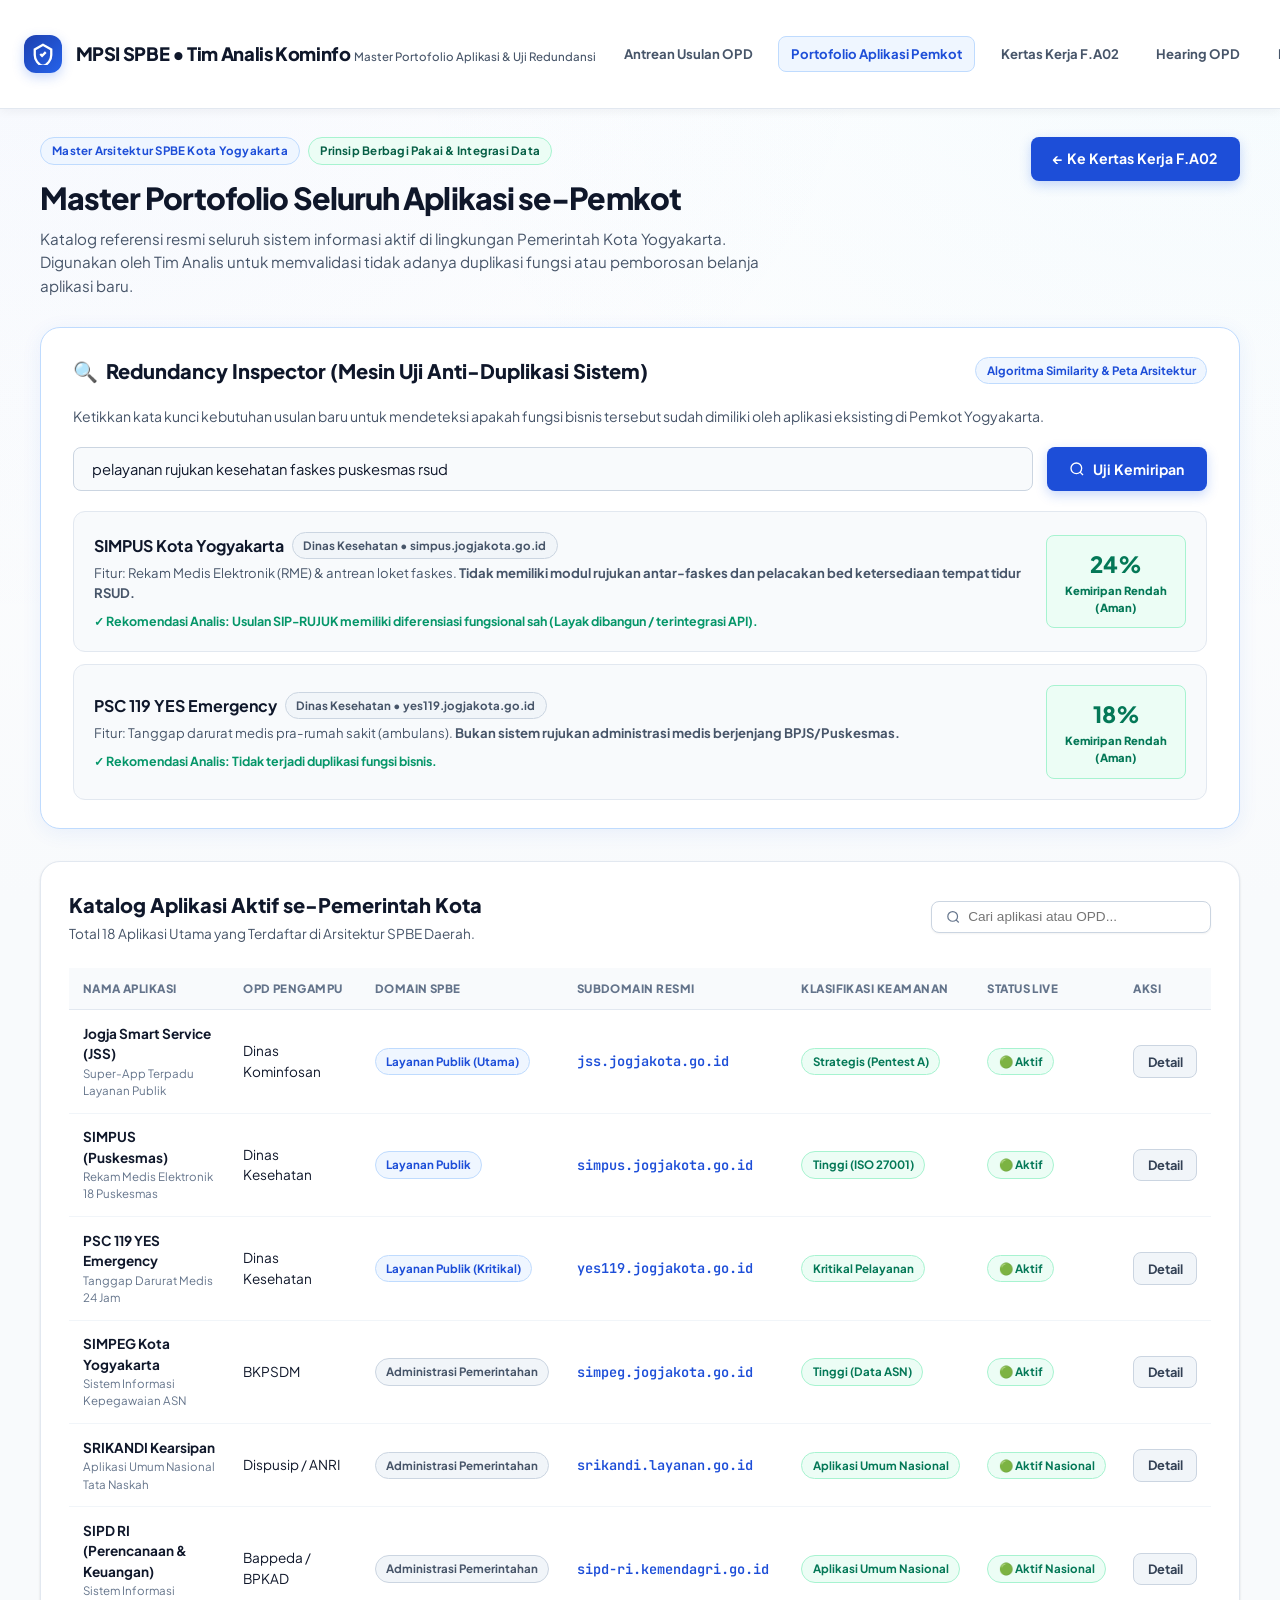
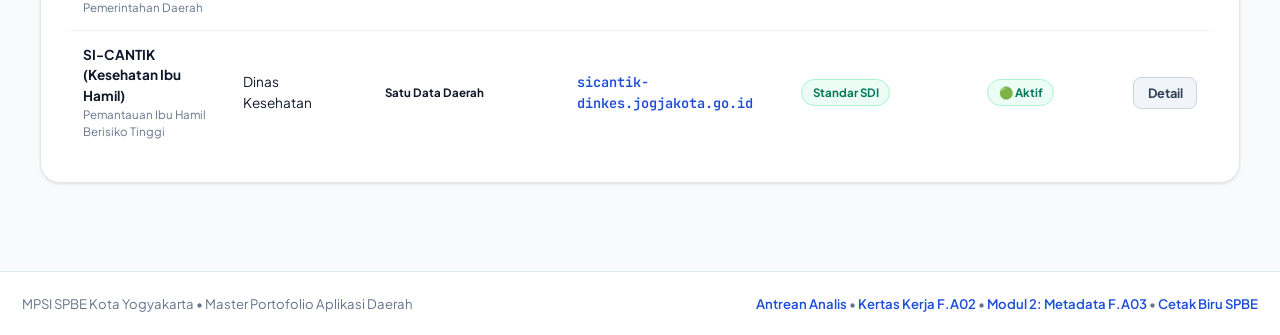
<file: prototype/fase-tengah/1-kertas-kerja-asesmen-analis/katalog-portofolio-pemkot.html>
<!DOCTYPE html>
<html lang="id">
<head>
  <meta charset="UTF-8">
  <meta name="viewport" content="width=device-width, initial-scale=1.0">
  <title>Master Portofolio Aplikasi & Redundancy Inspector - Diskominfo Kota Yogyakarta</title>
  <meta name="description" content="Katalog Master Seluruh Aplikasi se-Pemerintah Kota Yogyakarta dan Mesin Deteksi Redundansi (Anti-Duplikasi Sistem SPBE).">
  <link rel="preconnect" href="https://fonts.googleapis.com">
  <link rel="preconnect" href="https://fonts.gstatic.com" crossorigin>
  <link href="https://fonts.googleapis.com/css2?family=Plus+Jakarta+Sans:wght@400;500;600;700;800&family=JetBrains+Mono:wght@500;600;700&display=swap" rel="stylesheet">
  <link rel="stylesheet" href="../tengah.css">
  <style>
    /* Styling Khusus Redundancy Inspector */
    .inspector-box {
      background: #ffffff;
      border: 1.5px solid var(--primary-border);
      border-radius: var(--radius-xl);
      padding: 1.75rem 2rem;
      margin-bottom: 2rem;
      box-shadow: 0 4px 20px rgba(37, 99, 235, 0.08);
    }
    .inspector-head {
      display: flex;
      justify-content: space-between;
      align-items: center;
      margin-bottom: 1.25rem;
    }
    .inspector-title {
      font-size: 1.25rem;
      font-weight: 800;
      color: #0f172a;
      display: flex;
      align-items: center;
      gap: 0.5rem;
    }
    .inspector-search-row {
      display: flex;
      gap: 0.85rem;
      margin-bottom: 1.25rem;
    }
    .inspector-input {
      flex: 1;
      background: #f8fafc;
      border: 1.5px solid var(--border-medium);
      padding: 0.75rem 1.15rem;
      border-radius: var(--radius-sm);
      font-size: 0.92rem;
      color: #0f172a;
      font-family: inherit;
      transition: var(--transition-fast);
    }
    .inspector-input:focus {
      outline: none;
      background: #ffffff;
      border-color: var(--primary);
      box-shadow: 0 0 0 3px rgba(37, 99, 235, 0.15);
    }
    .match-result-card {
      background: #f8fafc;
      border: 1px solid var(--border-subtle);
      border-radius: var(--radius-md);
      padding: 1.25rem;
      display: grid;
      grid-template-columns: 1fr 140px;
      gap: 1rem;
      align-items: center;
      margin-top: 0.75rem;
    }
    .match-score-badge {
      text-align: center;
      padding: 0.75rem;
      border-radius: var(--radius-sm);
      font-weight: 800;
    }
    .low-risk { background: #ecfdf5; color: #047857; border: 1px solid #a7f3d0; }
    .high-risk { background: #fef2f2; color: #b91c1c; border: 1px solid #fecaca; }
  </style>
</head>
<body>
  <!-- Top Nav -->
  <header class="top-nav">
    <div class="nav-container">
      <div class="brand-group">
        <a href="index.html" class="brand-link">
          <div class="logo-shield">
            <svg width="22" height="22" viewBox="0 0 24 24" fill="none" stroke="currentColor" stroke-width="2.5"><path d="M12 2L3 7v6c0 5.55 3.84 10.74 9 12 5.16-1.26 9-6.45 9-12V7l-9-5z"/><path d="M9 12l2 2 4-4"/></svg>
          </div>
          <div class="brand-text">
            <span class="brand-title">MPSI SPBE &bull; Tim Analis Kominfo</span>
            <span class="brand-subtitle">Master Portofolio Aplikasi & Uji Redundansi</span>
          </div>
        </a>
      </div>

      <nav class="nav-menu">
        <a href="index.html" class="nav-link">Antrean Usulan OPD</a>
        <a href="katalog-portofolio-pemkot.html" class="nav-link active">Portofolio Aplikasi Pemkot</a>
        <a href="kertas-kerja-fa02.html" class="nav-link">Kertas Kerja F.A02</a>
        <a href="manajemen-hearing-opd.html" class="nav-link">Hearing OPD</a>
        <a href="dashboard-kuadran-portofolio.html" class="nav-link">Dashboard 4 Kuadran</a>
        <a href="../2-standardisasi-metadata-kebutuhan/index.html" class="nav-link">Metadata SDI & Risiko (M.R01) &rarr;</a>
      </nav>

      <div class="nav-actions">
        <div class="user-badge">
          <span class="user-badge-avatar">AN</span>
          <div class="user-badge-text">
            <span class="user-badge-name">Hendra Wijaya, S.Kom</span>
            <span class="user-badge-role">Analis SPBE Diskominfo</span>
          </div>
        </div>
      </div>
    </div>
  </header>

  <!-- Main Container -->
  <main class="page-container">

    <!-- Page Header -->
    <section class="page-header">
      <div>
        <div class="badge-row">
          <span class="badge-soft blue">Master Arsitektur SPBE Kota Yogyakarta</span>
          <span class="badge-soft green">Prinsip Berbagi Pakai & Integrasi Data</span>
        </div>
        <h1 class="page-title">Master Portofolio Seluruh Aplikasi se-Pemkot</h1>
        <p class="page-desc">
          Katalog referensi resmi seluruh sistem informasi aktif di lingkungan Pemerintah Kota Yogyakarta. Digunakan oleh Tim Analis untuk memvalidasi tidak adanya duplikasi fungsi atau pemborosan belanja aplikasi baru.
        </p>
      </div>

      <a href="kertas-kerja-fa02.html" class="btn btn-primary">
        &larr; Ke Kertas Kerja F.A02
      </a>
    </section>

    <!-- FITUR UNGGULAN: REDUNDANCY INSPECTOR (ANTI DUPLIKASI) -->
    <section class="inspector-box" id="inspectorSection">
      <div class="inspector-head">
        <div class="inspector-title">
          <span>🔍</span>
          <span>Redundancy Inspector (Mesin Uji Anti-Duplikasi Sistem)</span>
        </div>
        <span class="chip chip-blue">Algoritma Similarity & Peta Arsitektur</span>
      </div>
      <p style="font-size:0.88rem; color:#475569; margin-bottom:1.25rem;">
        Ketikkan kata kunci kebutuhan usulan baru untuk mendeteksi apakah fungsi bisnis tersebut sudah dimiliki oleh aplikasi eksisting di Pemkot Yogyakarta.
      </p>

      <div class="inspector-search-row">
        <input type="text" class="inspector-input" id="inspectorInput" value="pelayanan rujukan kesehatan faskes puskesmas rsud" placeholder="Masukkan nama usulan atau fungsi bisnis...">
        <button type="button" class="btn btn-primary" id="btnRunInspector">
          <svg width="16" height="16" viewBox="0 0 24 24" fill="none" stroke="currentColor" stroke-width="2"><circle cx="11" cy="11" r="8"/><line x1="21" y1="21" x2="16.65" y2="16.65"/></svg>
          Uji Kemiripan
        </button>
      </div>

      <!-- Hasil Deteksi Kemiripan -->
      <div id="inspectorResults">
        <div class="match-result-card">
          <div>
            <div style="display:flex; align-items:center; gap:0.5rem; margin-bottom:0.25rem;">
              <strong style="color:#0f172a; font-size:1rem;">SIMPUS Kota Yogyakarta</strong>
              <span class="chip chip-grey">Dinas Kesehatan &bull; simpus.jogjakota.go.id</span>
            </div>
            <p style="font-size:0.82rem; color:#475569; margin-bottom:0.4rem;">
              Fitur: Rekam Medis Elektronik (RME) & antrean loket faskes. <strong>Tidak memiliki modul rujukan antar-faskes dan pelacakan bed ketersediaan tempat tidur RSUD.</strong>
            </p>
            <span class="text-success" style="font-size:0.78rem; font-weight:700;">
              ✓ Rekomendasi Analis: Usulan SIP-RUJUK memiliki diferensiasi fungsional sah (Layak dibangun / terintegrasi API).
            </span>
          </div>
          <div class="match-score-badge low-risk">
            <div style="font-size:1.4rem;">24%</div>
            <div style="font-size:0.7rem;">Kemiripan Rendah (Aman)</div>
          </div>
        </div>

        <div class="match-result-card">
          <div>
            <div style="display:flex; align-items:center; gap:0.5rem; margin-bottom:0.25rem;">
              <strong style="color:#0f172a; font-size:1rem;">PSC 119 YES Emergency</strong>
              <span class="chip chip-grey">Dinas Kesehatan &bull; yes119.jogjakota.go.id</span>
            </div>
            <p style="font-size:0.82rem; color:#475569; margin-bottom:0.4rem;">
              Fitur: Tanggap darurat medis pra-rumah sakit (ambulans). <strong>Bukan sistem rujukan administrasi medis berjenjang BPJS/Puskesmas.</strong>
            </p>
            <span class="text-success" style="font-size:0.78rem; font-weight:700;">
              ✓ Rekomendasi Analis: Tidak terjadi duplikasi fungsi bisnis.
            </span>
          </div>
          <div class="match-score-badge low-risk">
            <div style="font-size:1.4rem;">18%</div>
            <div style="font-size:0.7rem;">Kemiripan Rendah (Aman)</div>
          </div>
        </div>
      </div>
    </section>

    <!-- KATALOG UTAMA SELURUH APLIKASI PEMKOT -->
    <section class="card-clean">
      <div class="tab-header-row">
        <div>
          <h2 style="font-size:1.25rem; font-weight:800; color:#0f172a; margin-bottom:0.25rem;">Katalog Aplikasi Aktif se-Pemerintah Kota</h2>
          <p style="font-size:0.85rem; color:#475569;">Total 18 Aplikasi Utama yang Terdaftar di Arsitektur SPBE Daerah.</p>
        </div>

        <div class="search-input-box">
          <svg width="16" height="16" viewBox="0 0 24 24" fill="none" stroke="currentColor" stroke-width="2"><circle cx="11" cy="11" r="8"/><line x1="21" y1="21" x2="16.65" y2="16.65"/></svg>
          <input type="text" id="katalogSearchInput" placeholder="Cari aplikasi atau OPD...">
        </div>
      </div>

      <div class="table-responsive">
        <table class="table-clean" id="tableKatalogPemkot">
          <thead>
            <tr>
              <th>Nama Aplikasi</th>
              <th>OPD Pengampu</th>
              <th>Domain SPBE</th>
              <th>Subdomain Resmi</th>
              <th>Klasifikasi Keamanan</th>
              <th>Status Live</th>
              <th>Aksi</th>
            </tr>
          </thead>
          <tbody>
            <tr>
              <td>
                <strong>Jogja Smart Service (JSS)</strong>
                <span class="text-muted" style="display:block; font-size:0.72rem;">Super-App Terpadu Layanan Publik</span>
              </td>
              <td>Dinas Kominfosan</td>
              <td><span class="chip chip-blue">Layanan Publik (Utama)</span></td>
              <td><span class="text-mono" style="color:var(--primary); font-weight:600;">jss.jogjakota.go.id</span></td>
              <td><span class="chip chip-green">Strategis (Pentest A)</span></td>
              <td><span class="chip chip-green">🟢 Aktif</span></td>
              <td><button type="button" class="btn btn-secondary btn-sm" onclick="alert('JSS Super App: Pusat SSO dan Single Sign-On seluruh aplikasi daerah.');">Detail</button></td>
            </tr>

            <tr>
              <td>
                <strong>SIMPUS (Puskesmas)</strong>
                <span class="text-muted" style="display:block; font-size:0.72rem;">Rekam Medis Elektronik 18 Puskesmas</span>
              </td>
              <td>Dinas Kesehatan</td>
              <td><span class="chip chip-blue">Layanan Publik</span></td>
              <td><span class="text-mono" style="color:var(--primary); font-weight:600;">simpus.jogjakota.go.id</span></td>
              <td><span class="chip chip-green">Tinggi (ISO 27001)</span></td>
              <td><span class="chip chip-green">🟢 Aktif</span></td>
              <td><button type="button" class="btn btn-secondary btn-sm" onclick="alert('SIMPUS: Rekam medis elektronik dan antrean online Puskesmas.');">Detail</button></td>
            </tr>

            <tr>
              <td>
                <strong>PSC 119 YES Emergency</strong>
                <span class="text-muted" style="display:block; font-size:0.72rem;">Tanggap Darurat Medis 24 Jam</span>
              </td>
              <td>Dinas Kesehatan</td>
              <td><span class="chip chip-blue">Layanan Publik (Kritikal)</span></td>
              <td><span class="text-mono" style="color:var(--primary); font-weight:600;">yes119.jogjakota.go.id</span></td>
              <td><span class="chip chip-green">Kritikal Pelayanan</span></td>
              <td><span class="chip chip-green">🟢 Aktif</span></td>
              <td><button type="button" class="btn btn-secondary btn-sm" onclick="alert('PSC 119 YES: Sistem ambulans gawat darurat terintegrasi GPS.');">Detail</button></td>
            </tr>

            <tr>
              <td>
                <strong>SIMPEG Kota Yogyakarta</strong>
                <span class="text-muted" style="display:block; font-size:0.72rem;">Sistem Informasi Kepegawaian ASN</span>
              </td>
              <td>BKPSDM</td>
              <td><span class="chip chip-grey">Administrasi Pemerintahan</span></td>
              <td><span class="text-mono" style="color:var(--primary); font-weight:600;">simpeg.jogjakota.go.id</span></td>
              <td><span class="chip chip-green">Tinggi (Data ASN)</span></td>
              <td><span class="chip chip-green">🟢 Aktif</span></td>
              <td><button type="button" class="btn btn-secondary btn-sm" onclick="alert('SIMPEG: Master data kepegawaian terhubung SSO JSS.');">Detail</button></td>
            </tr>

            <tr>
              <td>
                <strong>SRIKANDI Kearsipan</strong>
                <span class="text-muted" style="display:block; font-size:0.72rem;">Aplikasi Umum Nasional Tata Naskah</span>
              </td>
              <td>Dispusip / ANRI</td>
              <td><span class="chip chip-grey">Administrasi Pemerintahan</span></td>
              <td><span class="text-mono" style="color:var(--primary); font-weight:600;">srikandi.layanan.go.id</span></td>
              <td><span class="chip chip-green">Aplikasi Umum Nasional</span></td>
              <td><span class="chip chip-green">🟢 Aktif Nasional</span></td>
              <td><button type="button" class="btn btn-secondary btn-sm" onclick="alert('SRIKANDI: Aplikasi umum nasional mandatori untuk kearsipan digital.');">Detail</button></td>
            </tr>

            <tr>
              <td>
                <strong>SIPD RI (Perencanaan & Keuangan)</strong>
                <span class="text-muted" style="display:block; font-size:0.72rem;">Sistem Informasi Pemerintahan Daerah</span>
              </td>
              <td>Bappeda / BPKAD</td>
              <td><span class="chip chip-grey">Administrasi Pemerintahan</span></td>
              <td><span class="text-mono" style="color:var(--primary); font-weight:600;">sipd-ri.kemendagri.go.id</span></td>
              <td><span class="chip chip-green">Aplikasi Umum Nasional</span></td>
              <td><span class="chip chip-green">🟢 Aktif Nasional</span></td>
              <td><button type="button" class="btn btn-secondary btn-sm" onclick="alert('SIPD RI: Sistem perencanaan anggaran dan penatausahaan Kemendagri.');">Detail</button></td>
            </tr>

            <tr>
              <td>
                <strong>SI-CANTIK (Kesehatan Ibu Hamil)</strong>
                <span class="text-muted" style="display:block; font-size:0.72rem;">Pemantauan Ibu Hamil Berisiko Tinggi</span>
              </td>
              <td>Dinas Kesehatan</td>
              <td><span class="chip chip-purple">Satu Data Daerah</span></td>
              <td><span class="text-mono" style="color:var(--primary); font-weight:600;">sicantik-dinkes.jogjakota.go.id</span></td>
              <td><span class="chip chip-green">Standar SDI</span></td>
              <td><span class="chip chip-green">🟢 Aktif</span></td>
              <td><button type="button" class="btn btn-secondary btn-sm" onclick="alert('SI-CANTIK: Interoperabilitas data kesehatan ibu hamil dan posyandu.');">Detail</button></td>
            </tr>
          </tbody>
        </table>
      </div>
    </section>

  </main>

  <!-- Footer -->
  <footer class="app-footer">
    <div class="footer-container">
      <span>MPSI SPBE Kota Yogyakarta &bull; Master Portofolio Aplikasi Daerah</span>
      <span class="footer-links">
        <a href="index.html">Antrean Analis</a> &bull;
        <a href="kertas-kerja-fa02.html">Kertas Kerja F.A02</a> &bull;
        <a href="../2-standardisasi-metadata-kebutuhan/index.html">Modul 2: Metadata F.A03</a> &bull;
        <a href="../../../Blueprint.md" target="_blank">Cetak Biru SPBE</a>
      </span>
    </div>
  </footer>

  <script src="../tengah.js"></script>
</body>
</html>
</file>
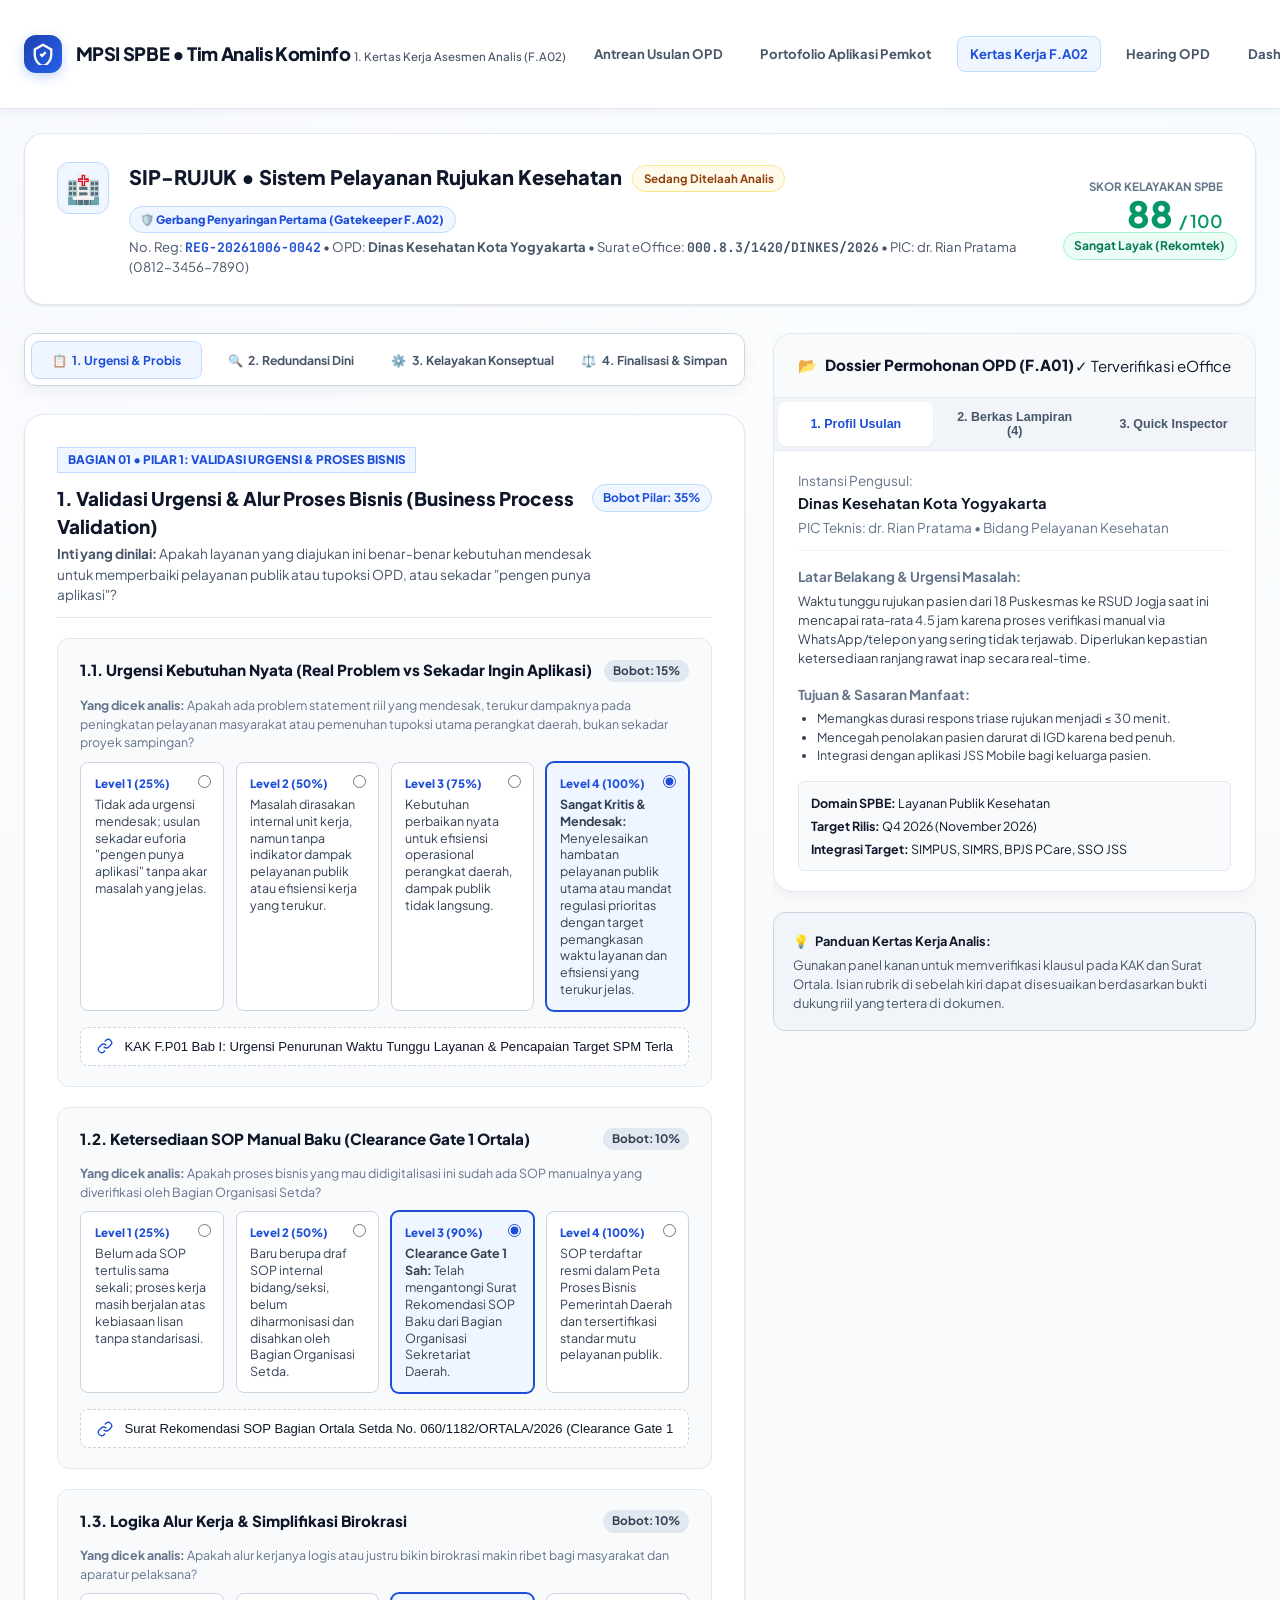
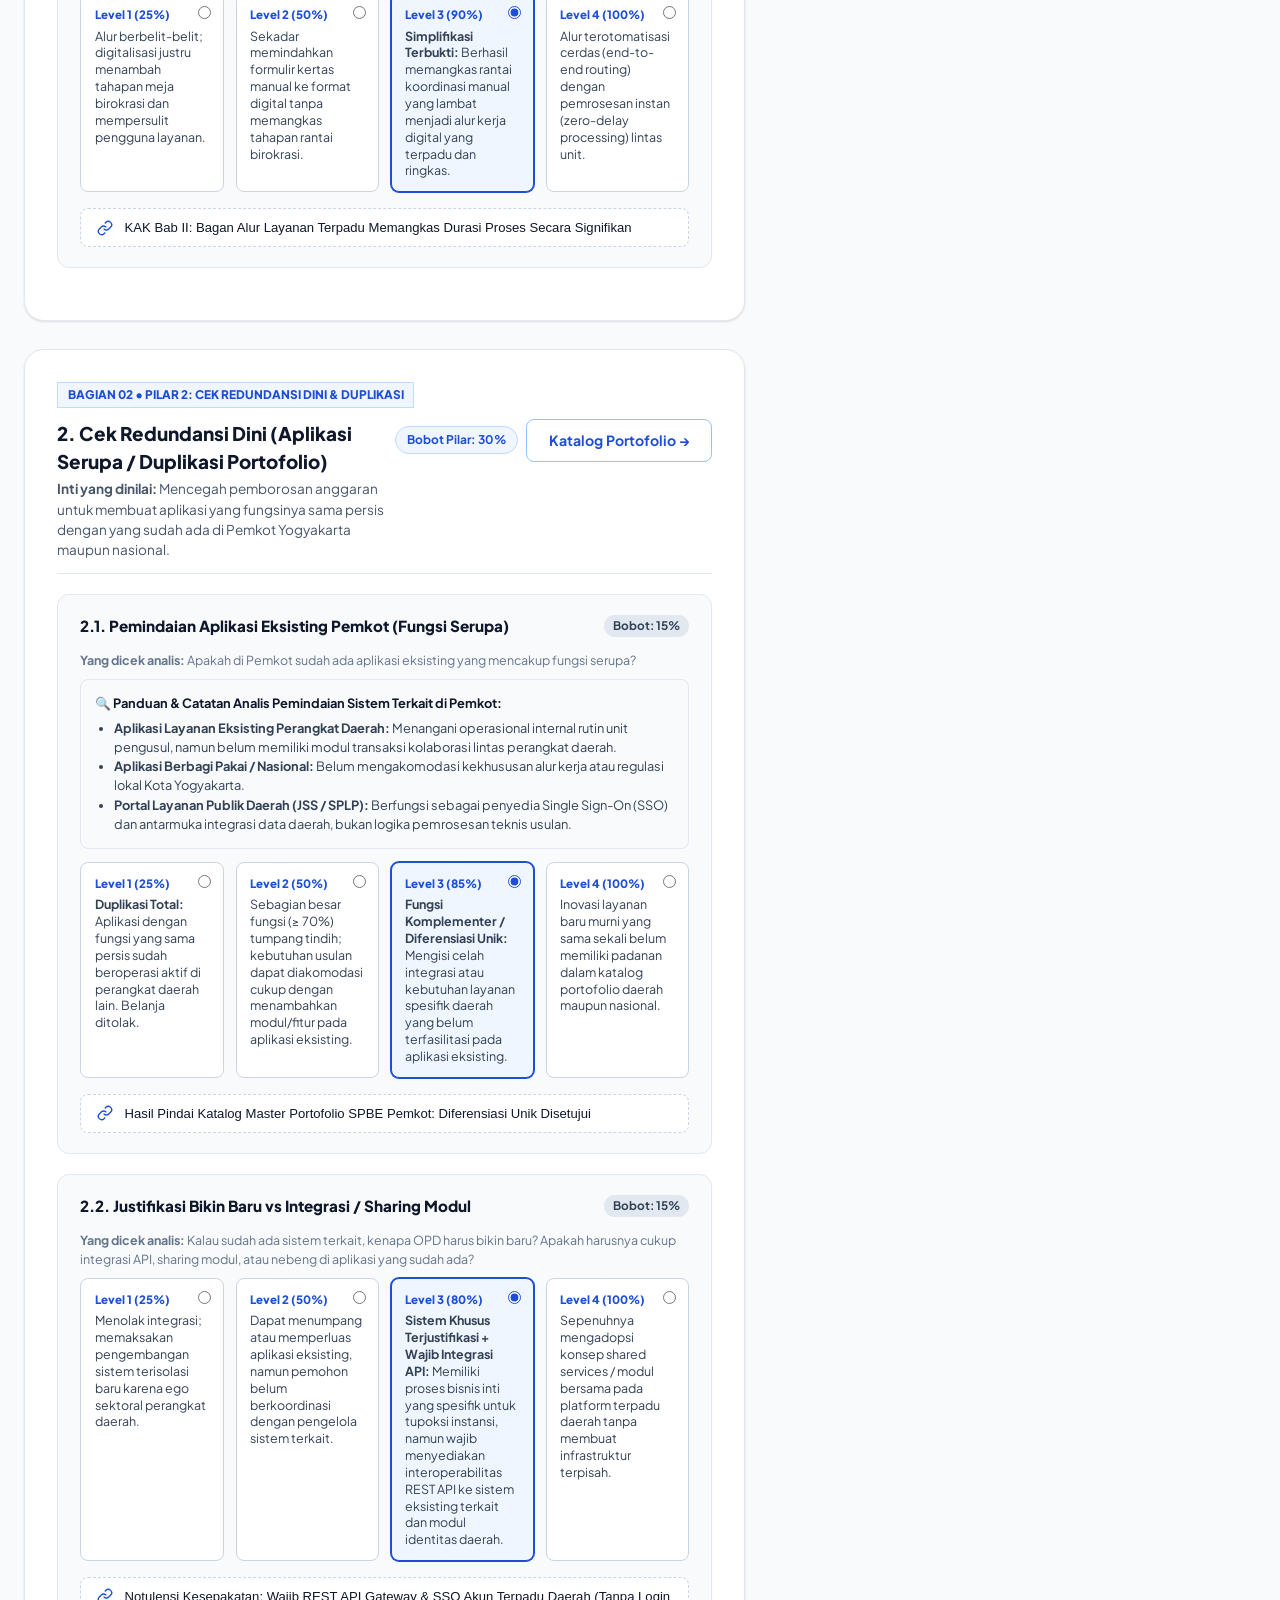
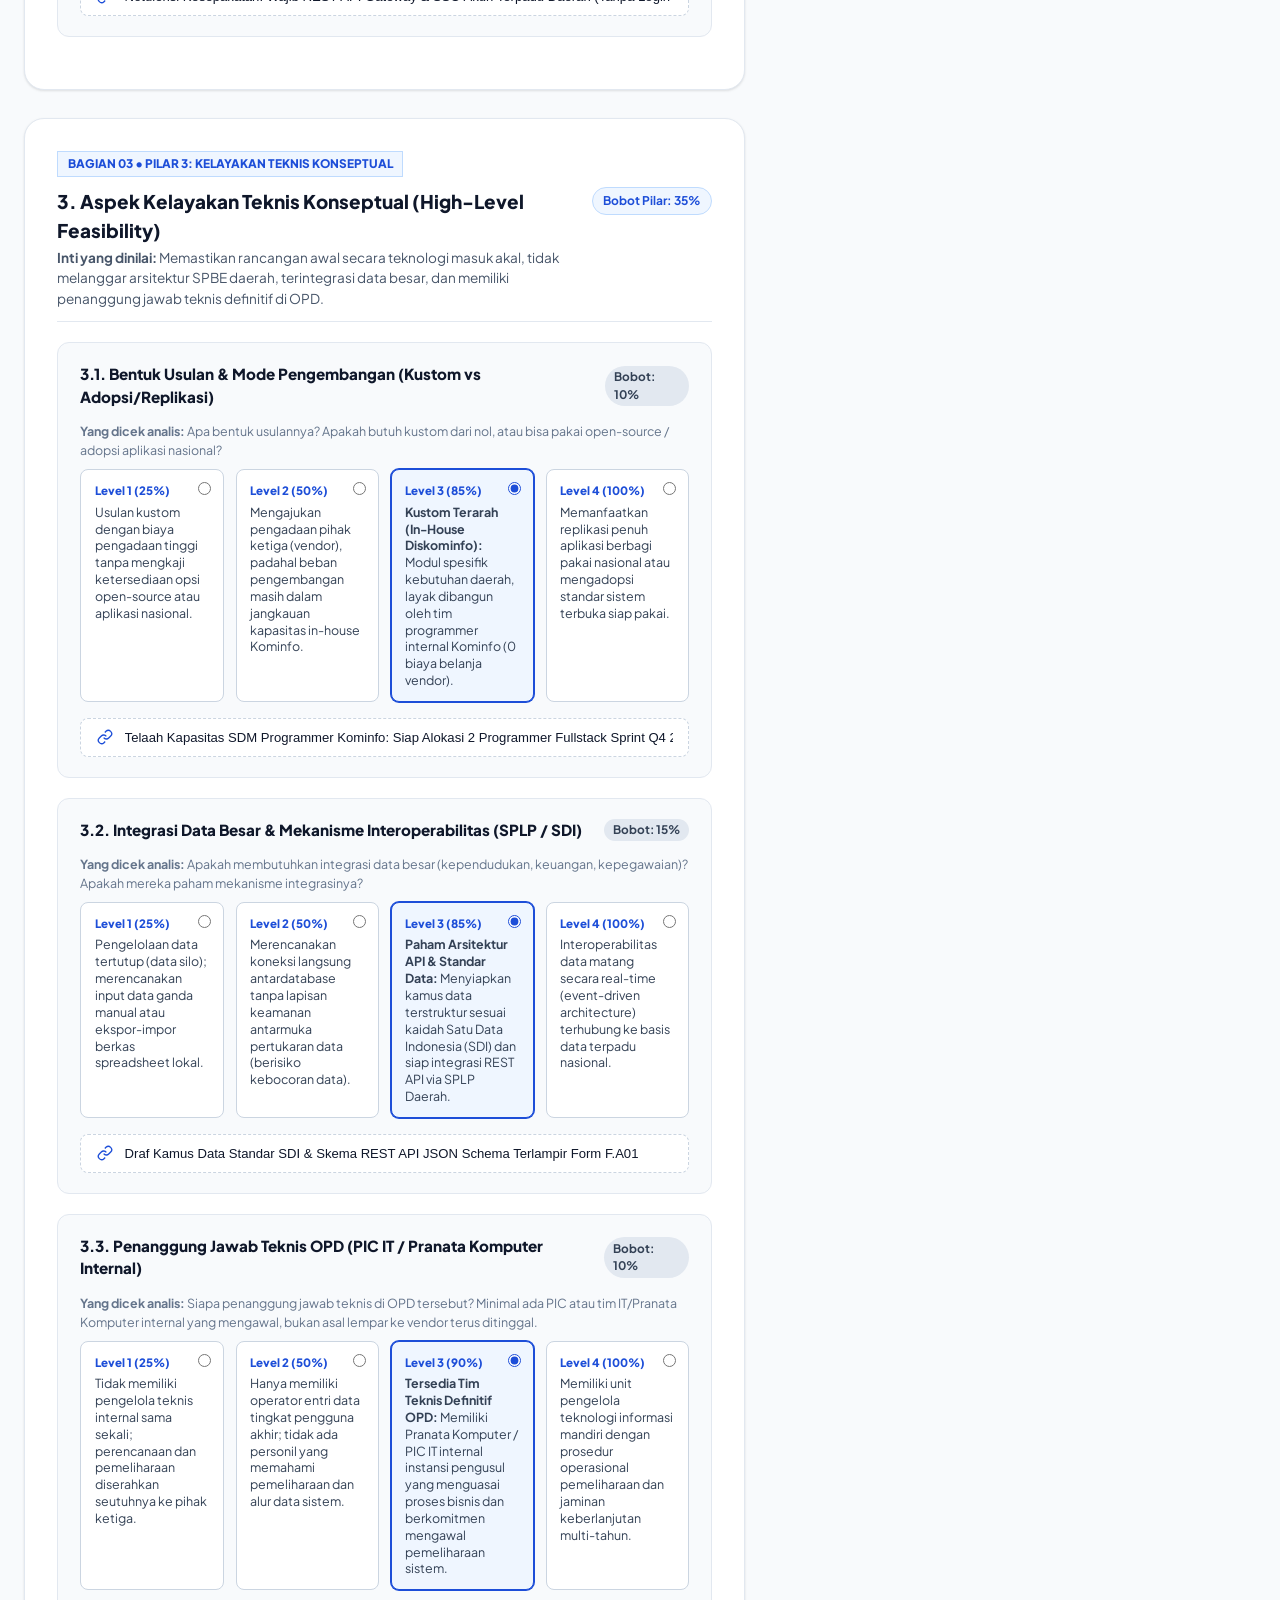
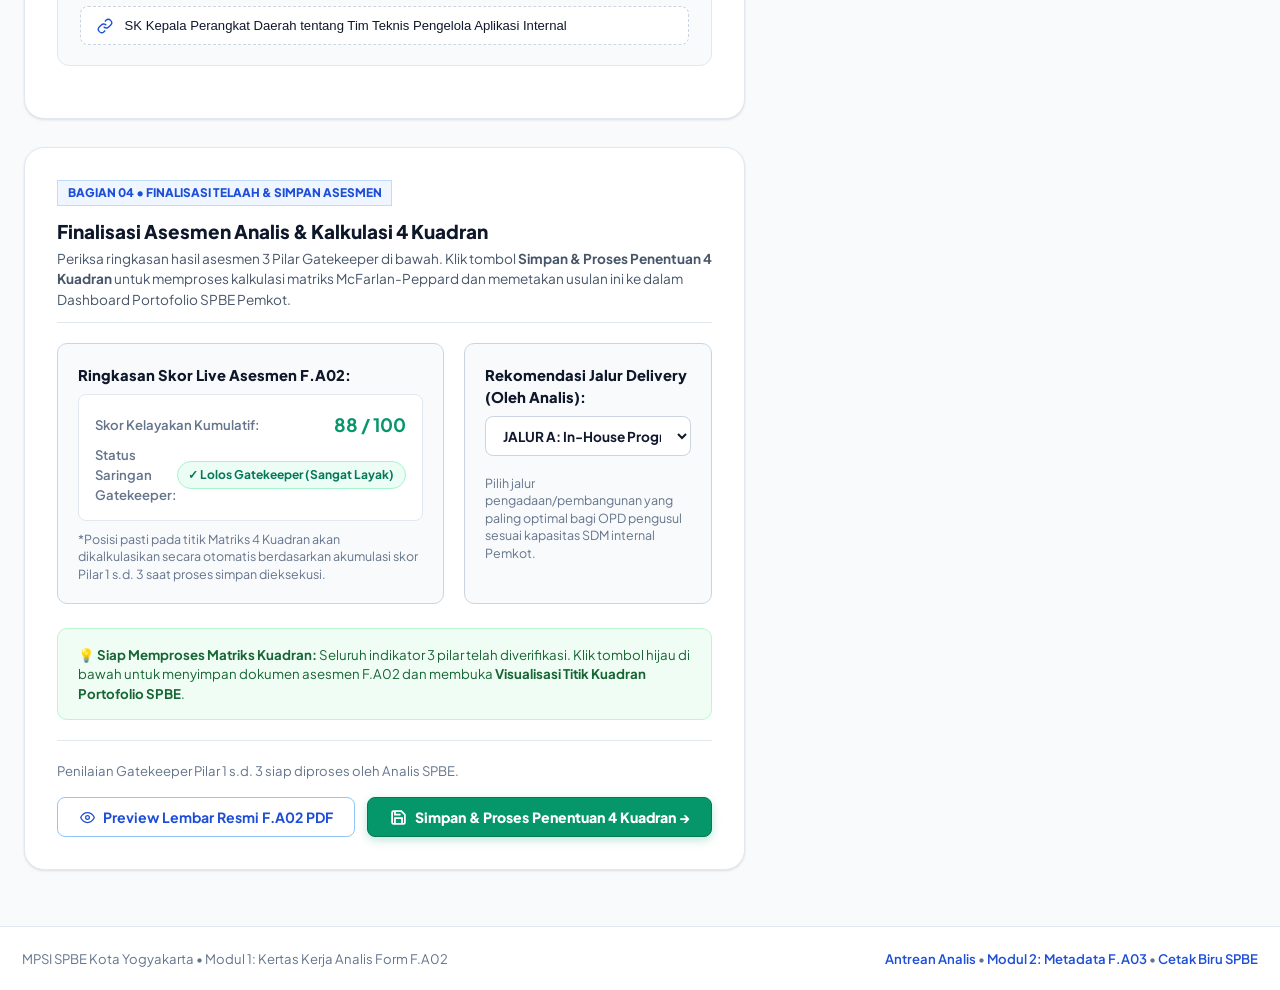
<file: prototype/fase-tengah/1-kertas-kerja-asesmen-analis/kertas-kerja-fa02.html>
<!DOCTYPE html>
<html lang="id">
<head>
  <meta charset="UTF-8">
  <meta name="viewport" content="width=device-width, initial-scale=1.0">
  <title>Kertas Kerja Analis Asesmen Kelayakan SPBE (Form F.A02) - Diskominfo Kota Yogyakarta</title>
  <meta name="description" content="Workbench Kertas Kerja Asesmen Objektif 12 Bagian Kelayakan SPBE, Uji Redundansi, Kuadran McFarlan-Peppard, serta Dossier Inspeksi Berkas Permohonan OPD.">
  <link rel="preconnect" href="https://fonts.googleapis.com">
  <link rel="preconnect" href="https://fonts.gstatic.com" crossorigin>
  <link href="https://fonts.googleapis.com/css2?family=Plus+Jakarta+Sans:wght@400;500;600;700;800&family=JetBrains+Mono:wght@500;600;700&display=swap" rel="stylesheet">
  <link rel="stylesheet" href="../tengah.css">
  <style>
    /* Workbench Split Layout (Kiri: Alur Asesmen 1-4, Kanan: Dossier Berkas OPD) */
    .wb-page-wrapper {
      max-width: 1440px;
      margin: 1.5rem auto 3.5rem;
      padding: 0 1.5rem;
      width: 100%;
    }

    .wb-split-grid {
      display: grid;
      grid-template-columns: 1.45fr 1fr;
      gap: 1.75rem;
      align-items: start;
    }

    @media (max-width: 1200px) {
      .wb-split-grid {
        grid-template-columns: 1fr;
      }
    }

    .wb-stream-left {
      display: flex;
      flex-direction: column;
      gap: 1.75rem;
    }

    /* Sticky Anchor Flow Tracker */
    .wb-flow-tracker {
      display: flex;
      background: #ffffff;
      border: 1px solid var(--border-medium);
      padding: 0.4rem;
      border-radius: var(--radius-md);
      gap: 0.35rem;
      position: sticky;
      top: 4.85rem;
      z-index: 90;
      box-shadow: 0 4px 16px rgba(15, 23, 42, 0.06);
    }
    .wb-flow-step {
      flex: 1;
      padding: 0.55rem 0.65rem;
      border-radius: var(--radius-sm);
      font-size: 0.76rem;
      font-weight: 700;
      color: var(--text-secondary);
      text-decoration: none;
      display: flex;
      align-items: center;
      justify-content: center;
      gap: 0.35rem;
      transition: var(--transition-fast);
      white-space: nowrap;
    }
    .wb-flow-step:hover {
      background: #f1f5f9;
      color: var(--primary);
    }
    .wb-flow-step.active {
      background: #eff6ff;
      color: var(--primary);
      border: 1px solid var(--primary-border);
    }

    /* Section Step Cards */
    .wb-step-card {
      background: #ffffff;
      border: 1px solid var(--border-subtle);
      border-radius: var(--radius-xl);
      padding: 2rem;
      box-shadow: var(--shadow-sm);
      position: relative;
    }

    .step-number-tag {
      display: inline-flex;
      align-items: center;
      gap: 0.4rem;
      font-size: 0.74rem;
      font-weight: 800;
      font-family: var(--font-mono);
      padding: 0.2rem 0.6rem;
      background: #eff6ff;
      color: var(--primary);
      border-radius: var(--radius-xs);
      margin-bottom: 0.65rem;
      border: 1px solid #bfdbfe;
    }

    /* Sisi Kanan: Sticky Dossier Inspector Panel */
    .wb-dossier-right {
      position: sticky;
      top: 4.85rem;
      max-height: calc(100vh - 5.5rem);
      overflow-y: auto;
      display: flex;
      flex-direction: column;
      gap: 1.25rem;
    }

    .wb-dossier-right::-webkit-scrollbar {
      width: 5px;
    }
    .wb-dossier-right::-webkit-scrollbar-thumb {
      background: #cbd5e1;
      border-radius: 9999px;
    }

    .dossier-card {
      background: #ffffff;
      border: 1px solid var(--border-subtle);
      border-radius: var(--radius-xl);
      box-shadow: 0 4px 20px rgba(15, 23, 42, 0.05);
      overflow: hidden;
    }

    .dossier-head {
      background: #f8fafc;
      padding: 1.25rem 1.5rem;
      border-bottom: 1px solid var(--border-subtle);
      display: flex;
      justify-content: space-between;
      align-items: center;
    }

    .dossier-title {
      font-size: 0.95rem;
      font-weight: 800;
      color: #0f172a;
      display: flex;
      align-items: center;
      gap: 0.5rem;
    }

    .dossier-tabs {
      display: flex;
      background: #f1f5f9;
      padding: 0.25rem;
      gap: 0.25rem;
      border-bottom: 1px solid var(--border-subtle);
    }
    .dossier-tab-btn {
      flex: 1;
      padding: 0.5rem 0.75rem;
      border: none;
      background: transparent;
      border-radius: var(--radius-sm);
      font-size: 0.78rem;
      font-weight: 700;
      color: var(--text-secondary);
      cursor: pointer;
      transition: var(--transition-fast);
      text-align: center;
    }
    .dossier-tab-btn.active {
      background: #ffffff;
      color: var(--primary);
      box-shadow: var(--shadow-xs);
    }

    .dossier-body {
      padding: 1.25rem 1.5rem;
      font-size: 0.85rem;
    }

    .dossier-pane { display: none; }
    .dossier-pane.active { display: block; animation: fadeIn 0.2s ease; }

    /* Dossier File Item */
    .dossier-file-item {
      display: flex;
      align-items: center;
      justify-content: space-between;
      gap: 0.85rem;
      padding: 0.85rem;
      border: 1px solid var(--border-medium);
      border-radius: var(--radius-sm);
      margin-bottom: 0.75rem;
      background: #ffffff;
      transition: var(--transition-fast);
      cursor: pointer;
    }
    .dossier-file-item:hover {
      border-color: var(--primary);
      box-shadow: 0 2px 8px rgba(37, 99, 235, 0.1);
      background: #f8fafc;
    }
    .dossier-file-item.selected {
      border-color: var(--primary);
      background: #eff6ff;
    }

    .doc-viewer-paper {
      background: #ffffff;
      border: 1px solid #cbd5e1;
      border-radius: var(--radius-sm);
      padding: 1.25rem;
      font-size: 0.82rem;
      line-height: 1.55;
      max-height: 380px;
      overflow-y: auto;
      box-shadow: inset 0 2px 4px rgba(0,0,0,0.03);
    }

    .doc-viewer-paper::-webkit-scrollbar {
      width: 4px;
    }
    .doc-viewer-paper::-webkit-scrollbar-thumb {
      background: #94a3b8;
      border-radius: 9999px;
    }
  </style>
</head>
<body>
  <!-- Top Nav -->
  <header class="top-nav">
    <div class="nav-container">
      <div class="brand-group">
        <a href="index.html" class="brand-link">
          <div class="logo-shield">
            <svg width="22" height="22" viewBox="0 0 24 24" fill="none" stroke="currentColor" stroke-width="2.5"><path d="M12 2L3 7v6c0 5.55 3.84 10.74 9 12 5.16-1.26 9-6.45 9-12V7l-9-5z"/><path d="M9 12l2 2 4-4"/></svg>
          </div>
          <div class="brand-text">
            <span class="brand-title">MPSI SPBE &bull; Tim Analis Kominfo</span>
            <span class="brand-subtitle">1. Kertas Kerja Asesmen Analis (F.A02)</span>
          </div>
        </a>
      </div>

      <nav class="nav-menu">
        <a href="index.html" class="nav-link">Antrean Usulan OPD</a>
        <a href="katalog-portofolio-pemkot.html" class="nav-link">Portofolio Aplikasi Pemkot</a>
        <a href="kertas-kerja-fa02.html" class="nav-link active">Kertas Kerja F.A02</a>
        <a href="manajemen-hearing-opd.html" class="nav-link">Hearing OPD</a>
        <a href="dashboard-kuadran-portofolio.html" class="nav-link">Dashboard 4 Kuadran</a>
        <a href="../2-standardisasi-metadata-kebutuhan/index.html" class="nav-link">Metadata SDI & Risiko (M.R01) &rarr;</a>
      </nav>

      <div class="nav-actions">
        <a href="index.html" class="btn btn-secondary btn-sm">
          &larr; Kembali ke Antrean
        </a>
        <div class="user-badge">
          <span class="user-badge-avatar">AN</span>
          <div class="user-badge-text">
            <span class="user-badge-name">Hendra Wijaya, S.Kom</span>
            <span class="user-badge-role">Analis SPBE Diskominfo</span>
          </div>
        </div>
      </div>
    </div>
  </header>

  <!-- Main Container -->
  <main class="wb-page-wrapper">

    <!-- Header Card Usulan yang Ditelaah -->
    <section class="workbench-header-card">
      <div class="wb-app-info">
        <div class="wb-app-avatar">🏥</div>
        <div>
          <div style="display:flex; align-items:center; gap:0.65rem; margin-bottom:0.25rem; flex-wrap:wrap;">
            <h1 class="wb-app-title">SIP-RUJUK &bull; Sistem Pelayanan Rujukan Kesehatan</h1>
            <span class="chip chip-amber">Sedang Ditelaah Analis</span>
            <span class="chip chip-blue" style="font-weight:800;">🛡️ Gerbang Penyaringan Pertama (Gatekeeper F.A02)</span>
          </div>
          <div class="wb-meta-tags">
            <span>No. Reg: <strong class="text-mono text-accent">REG-20261006-0042</strong></span> &bull;
            <span>OPD: <strong>Dinas Kesehatan Kota Yogyakarta</strong></span> &bull;
            <span>Surat eOffice: <strong class="text-mono">000.8.3/1420/DINKES/2026</strong></span> &bull;
            <span>PIC: dr. Rian Pratama (0812-3456-7890)</span>
          </div>
        </div>
      </div>

      <div class="wb-score-pill">
        <div class="wb-score-label">Skor Kelayakan SPBE</div>
        <div class="wb-score-num text-success" id="displayTotalScore">86.5 <span style="font-size:1.1rem; font-weight:600;">/ 100</span></div>
        <div class="score-gauge-bar">
          <div class="score-gauge-fill" id="scoreBarFill" style="width: 86.5%;"></div>
        </div>
        <span class="chip chip-green" id="displayFeasibilityStatus" style="font-size:0.75rem;">Sangat Layak (Rekomtek)</span>
      </div>
    </section>

    <!-- WORKBENCH DUAL-PANE SPLIT VIEW -->
    <div class="wb-split-grid">

      <!-- ================= SISI KIRI (60%): ALUR KERJA ANALIS GERBANG PENYARINGAN PERTAMA ================= -->
      <div class="wb-stream-left">

        <!-- Sticky Progress Flow Tracker -->
        <nav class="wb-flow-tracker" aria-label="Alur Asesmen Kertas Kerja Gatekeeper">
          <a href="#sec-probis" class="wb-flow-step active">
            <span>📋</span> 1. Urgensi & Probis
          </a>
          <a href="#sec-redundansi" class="wb-flow-step">
            <span>🔍</span> 2. Redundansi Dini
          </a>
          <a href="#sec-konseptual" class="wb-flow-step">
            <span>⚙️</span> 3. Kelayakan Konseptual
          </a>
          <a href="#sec-rekomendasi" class="wb-flow-step">
            <span>⚖️</span> 4. Finalisasi & Simpan
          </a>
        </nav>

        <!-- 1️⃣ PILAR 1: VALIDASI URGENSI & ALUR PROSES BISNIS -->
        <section class="wb-step-card" id="sec-probis">
          <span class="step-number-tag">BAGIAN 01 &bull; PILAR 1: VALIDASI URGENSI & PROSES BISNIS</span>
          <div class="rubrik-head" style="margin-bottom:1.25rem; padding-bottom:0.75rem;">
            <div>
              <h2 class="rubrik-title">1. Validasi Urgensi & Alur Proses Bisnis (Business Process Validation)</h2>
              <p class="rubrik-desc"><strong>Inti yang dinilai:</strong> Apakah layanan yang diajukan ini benar-benar kebutuhan mendesak untuk memperbaiki pelayanan publik atau tupoksi OPD, atau sekadar "pengen punya aplikasi"?</p>
            </div>
            <span class="chip chip-blue" style="font-size:0.75rem;">Bobot Pilar: 35%</span>
          </div>

          <!-- Parameter 1.1: Urgensi Kebutuhan Nyata vs Sekadar Ingin Aplikasi (Bobot 15%) -->
          <div class="rubrik-item">
            <div class="rubrik-item-head">
              <span class="rubrik-name">1.1. Urgensi Kebutuhan Nyata (Real Problem vs Sekadar Ingin Aplikasi)</span>
              <span class="rubrik-bobot">Bobot: 15%</span>
            </div>
            <p style="font-size:0.78rem; color:#64748b; margin-bottom:0.6rem;">
              <strong>Yang dicek analis:</strong> Apakah ada problem statement riil yang mendesak, terukur dampaknya pada peningkatan pelayanan masyarakat atau pemenuhan tupoksi utama perangkat daerah, bukan sekadar proyek sampingan?
            </p>
            <div class="level-grid">
              <label class="level-option">
                <input type="radio" name="param1_1" value="25" onchange="recalculateScore()">
                <span class="level-tag">Level 1 (25%)</span>
                <span class="level-text">Tidak ada urgensi mendesak; usulan sekadar euforia "pengen punya aplikasi" tanpa akar masalah yang jelas.</span>
              </label>
              <label class="level-option">
                <input type="radio" name="param1_1" value="50" onchange="recalculateScore()">
                <span class="level-tag">Level 2 (50%)</span>
                <span class="level-text">Masalah dirasakan internal unit kerja, namun tanpa indikator dampak pelayanan publik atau efisiensi kerja yang terukur.</span>
              </label>
              <label class="level-option">
                <input type="radio" name="param1_1" value="75" onchange="recalculateScore()">
                <span class="level-tag">Level 3 (75%)</span>
                <span class="level-text">Kebutuhan perbaikan nyata untuk efisiensi operasional perangkat daerah, dampak publik tidak langsung.</span>
              </label>
              <label class="level-option selected">
                <input type="radio" name="param1_1" value="100" checked onchange="recalculateScore()">
                <span class="level-tag">Level 4 (100%)</span>
                <span class="level-text"><strong>Sangat Kritis & Mendesak:</strong> Menyelesaikan hambatan pelayanan publik utama atau mandat regulasi prioritas dengan target pemangkasan waktu layanan dan efisiensi yang terukur jelas.</span>
              </label>
            </div>
            <div class="evidence-slot">
              <svg width="16" height="16" viewBox="0 0 24 24" fill="none" stroke="currentColor" stroke-width="2"><path d="M10 13a5 5 0 0 0 7.54.54l3-3a5 5 0 0 0-7.07-7.07l-1.72 1.71"/><path d="M14 11a5 5 0 0 0-7.54-.54l-3 3a5 5 0 0 0 7.07 7.07l1.71-1.71"/></svg>
              <input type="text" value="KAK F.P01 Bab I: Urgensi Penurunan Waktu Tunggu Layanan & Pencapaian Target SPM Terlampir" placeholder="Tautkan bukti urgensi...">
            </div>
          </div>

          <!-- Parameter 1.2: Ketersediaan SOP Manual Baku (Gate 1 Ortala) (Bobot 10%) -->
          <div class="rubrik-item">
            <div class="rubrik-item-head">
              <span class="rubrik-name">1.2. Ketersediaan SOP Manual Baku (Clearance Gate 1 Ortala)</span>
              <span class="rubrik-bobot">Bobot: 10%</span>
            </div>
            <p style="font-size:0.78rem; color:#64748b; margin-bottom:0.6rem;">
              <strong>Yang dicek analis:</strong> Apakah proses bisnis yang mau didigitalisasi ini sudah ada SOP manualnya yang diverifikasi oleh Bagian Organisasi Setda?
            </p>
            <div class="level-grid">
              <label class="level-option">
                <input type="radio" name="param1_2" value="25" onchange="recalculateScore()">
                <span class="level-tag">Level 1 (25%)</span>
                <span class="level-text">Belum ada SOP tertulis sama sekali; proses kerja masih berjalan atas kebiasaan lisan tanpa standarisasi.</span>
              </label>
              <label class="level-option">
                <input type="radio" name="param1_2" value="50" onchange="recalculateScore()">
                <span class="level-tag">Level 2 (50%)</span>
                <span class="level-text">Baru berupa draf SOP internal bidang/seksi, belum diharmonisasi dan disahkan oleh Bagian Organisasi Setda.</span>
              </label>
              <label class="level-option selected">
                <input type="radio" name="param1_2" value="90" checked onchange="recalculateScore()">
                <span class="level-tag">Level 3 (90%)</span>
                <span class="level-text"><strong>Clearance Gate 1 Sah:</strong> Telah mengantongi Surat Rekomendasi SOP Baku dari Bagian Organisasi Sekretariat Daerah.</span>
              </label>
              <label class="level-option">
                <input type="radio" name="param1_2" value="100" onchange="recalculateScore()">
                <span class="level-tag">Level 4 (100%)</span>
                <span class="level-text">SOP terdaftar resmi dalam Peta Proses Bisnis Pemerintah Daerah dan tersertifikasi standar mutu pelayanan publik.</span>
              </label>
            </div>
            <div class="evidence-slot">
              <svg width="16" height="16" viewBox="0 0 24 24" fill="none" stroke="currentColor" stroke-width="2"><path d="M10 13a5 5 0 0 0 7.54.54l3-3a5 5 0 0 0-7.07-7.07l-1.72 1.71"/><path d="M14 11a5 5 0 0 0-7.54-.54l-3 3a5 5 0 0 0 7.07 7.07l1.71-1.71"/></svg>
              <input type="text" value="Surat Rekomendasi SOP Bagian Ortala Setda No. 060/1182/ORTALA/2026 (Clearance Gate 1 Valid)" placeholder="Tautkan surat rekomendasi SOP...">
            </div>
          </div>

          <!-- Parameter 1.3: Logika Alur Kerja & Simplifikasi Birokrasi (Bobot 10%) -->
          <div class="rubrik-item">
            <div class="rubrik-item-head">
              <span class="rubrik-name">1.3. Logika Alur Kerja & Simplifikasi Birokrasi</span>
              <span class="rubrik-bobot">Bobot: 10%</span>
            </div>
            <p style="font-size:0.78rem; color:#64748b; margin-bottom:0.6rem;">
              <strong>Yang dicek analis:</strong> Apakah alur kerjanya logis atau justru bikin birokrasi makin ribet bagi masyarakat dan aparatur pelaksana?
            </p>
            <div class="level-grid">
              <label class="level-option">
                <input type="radio" name="param1_3" value="25" onchange="recalculateScore()">
                <span class="level-tag">Level 1 (25%)</span>
                <span class="level-text">Alur berbelit-belit; digitalisasi justru menambah tahapan meja birokrasi dan mempersulit pengguna layanan.</span>
              </label>
              <label class="level-option">
                <input type="radio" name="param1_3" value="50" onchange="recalculateScore()">
                <span class="level-tag">Level 2 (50%)</span>
                <span class="level-text">Sekadar memindahkan formulir kertas manual ke format digital tanpa memangkas tahapan rantai birokrasi.</span>
              </label>
              <label class="level-option selected">
                <input type="radio" name="param1_3" value="90" checked onchange="recalculateScore()">
                <span class="level-tag">Level 3 (90%)</span>
                <span class="level-text"><strong>Simplifikasi Terbukti:</strong> Berhasil memangkas rantai koordinasi manual yang lambat menjadi alur kerja digital yang terpadu dan ringkas.</span>
              </label>
              <label class="level-option">
                <input type="radio" name="param1_3" value="100" onchange="recalculateScore()">
                <span class="level-tag">Level 4 (100%)</span>
                <span class="level-text">Alur terotomatisasi cerdas (end-to-end routing) dengan pemrosesan instan (zero-delay processing) lintas unit.</span>
              </label>
            </div>
            <div class="evidence-slot">
              <svg width="16" height="16" viewBox="0 0 24 24" fill="none" stroke="currentColor" stroke-width="2"><path d="M10 13a5 5 0 0 0 7.54.54l3-3a5 5 0 0 0-7.07-7.07l-1.72 1.71"/><path d="M14 11a5 5 0 0 0-7.54-.54l-3 3a5 5 0 0 0 7.07 7.07l1.71-1.71"/></svg>
              <input type="text" value="KAK Bab II: Bagan Alur Layanan Terpadu Memangkas Durasi Proses Secara Signifikan" placeholder="Tautkan bagan alur...">
            </div>
          </div>
        </section>

        <!-- 2️⃣ PILAR 2: CEK REDUNDANSI DINI (APLIKASI SERUPA / DUPLIKASI) -->
        <section class="wb-step-card" id="sec-redundansi">
          <span class="step-number-tag">BAGIAN 02 &bull; PILAR 2: CEK REDUNDANSI DINI & DUPLIKASI</span>
          <div class="rubrik-head" style="margin-bottom:1.25rem; padding-bottom:0.75rem;">
            <div>
              <h2 class="rubrik-title">2. Cek Redundansi Dini (Aplikasi Serupa / Duplikasi Portofolio)</h2>
              <p class="rubrik-desc"><strong>Inti yang dinilai:</strong> Mencegah pemborosan anggaran untuk membuat aplikasi yang fungsinya sama persis dengan yang sudah ada di Pemkot Yogyakarta maupun nasional.</p>
            </div>
            <div style="display:flex; align-items:center; gap:0.5rem;">
              <span class="chip chip-blue" style="font-size:0.75rem;">Bobot Pilar: 30%</span>
              <a href="katalog-portofolio-pemkot.html" target="_blank" class="btn btn-outline btn-xs">
                Katalog Portofolio &rarr;
              </a>
            </div>
          </div>

          <!-- Parameter 2.1: Pemindaian Aplikasi Serupa Eksisting (Bobot 15%) -->
          <div class="rubrik-item">
            <div class="rubrik-item-head">
              <span class="rubrik-name">2.1. Pemindaian Aplikasi Eksisting Pemkot (Fungsi Serupa)</span>
              <span class="rubrik-bobot">Bobot: 15%</span>
            </div>
            <p style="font-size:0.78rem; color:#64748b; margin-bottom:0.6rem;">
              <strong>Yang dicek analis:</strong> Apakah di Pemkot sudah ada aplikasi eksisting yang mencakup fungsi serupa?
            </p>

            <div style="background:#f8fafc; border:1px solid #e2e8f0; border-radius:8px; padding:0.85rem; margin-bottom:0.85rem; font-size:0.8rem;">
              <div style="font-weight:700; color:#0f172a; margin-bottom:0.35rem;">🔍 Panduan & Catatan Analis Pemindaian Sistem Terkait di Pemkot:</div>
              <ul style="padding-left:1.2rem; margin:0; line-height:1.5; color:#334155;">
                <li><strong>Aplikasi Layanan Eksisting Perangkat Daerah:</strong> Menangani operasional internal rutin unit pengusul, namun belum memiliki modul transaksi kolaborasi lintas perangkat daerah.</li>
                <li><strong>Aplikasi Berbagi Pakai / Nasional:</strong> Belum mengakomodasi kekhususan alur kerja atau regulasi lokal Kota Yogyakarta.</li>
                <li><strong>Portal Layanan Publik Daerah (JSS / SPLP):</strong> Berfungsi sebagai penyedia Single Sign-On (SSO) dan antarmuka integrasi data daerah, bukan logika pemrosesan teknis usulan.</li>
              </ul>
            </div>

            <div class="level-grid">
              <label class="level-option">
                <input type="radio" name="param2_1" value="25" onchange="recalculateScore()">
                <span class="level-tag">Level 1 (25%)</span>
                <span class="level-text"><strong>Duplikasi Total:</strong> Aplikasi dengan fungsi yang sama persis sudah beroperasi aktif di perangkat daerah lain. Belanja ditolak.</span>
              </label>
              <label class="level-option">
                <input type="radio" name="param2_1" value="50" onchange="recalculateScore()">
                <span class="level-tag">Level 2 (50%)</span>
                <span class="level-text">Sebagian besar fungsi (&ge; 70%) tumpang tindih; kebutuhan usulan dapat diakomodasi cukup dengan menambahkan modul/fitur pada aplikasi eksisting.</span>
              </label>
              <label class="level-option selected">
                <input type="radio" name="param2_1" value="85" checked onchange="recalculateScore()">
                <span class="level-tag">Level 3 (85%)</span>
                <span class="level-text"><strong>Fungsi Komplementer / Diferensiasi Unik:</strong> Mengisi celah integrasi atau kebutuhan layanan spesifik daerah yang belum terfasilitasi pada aplikasi eksisting.</span>
              </label>
              <label class="level-option">
                <input type="radio" name="param2_1" value="100" onchange="recalculateScore()">
                <span class="level-tag">Level 4 (100%)</span>
                <span class="level-text">Inovasi layanan baru murni yang sama sekali belum memiliki padanan dalam katalog portofolio daerah maupun nasional.</span>
              </label>
            </div>
            <div class="evidence-slot">
              <svg width="16" height="16" viewBox="0 0 24 24" fill="none" stroke="currentColor" stroke-width="2"><path d="M10 13a5 5 0 0 0 7.54.54l3-3a5 5 0 0 0-7.07-7.07l-1.72 1.71"/><path d="M14 11a5 5 0 0 0-7.54-.54l-3 3a5 5 0 0 0 7.07 7.07l1.71-1.71"/></svg>
              <input type="text" value="Hasil Pindai Katalog Master Portofolio SPBE Pemkot: Diferensiasi Unik Disetujui" placeholder="Tautkan bukti telaah redundansi...">
            </div>
          </div>

          <!-- Parameter 2.2: Justifikasi Keharusan Bikin Baru vs Integrasi / Sharing Modul (Bobot 15%) -->
          <div class="rubrik-item">
            <div class="rubrik-item-head">
              <span class="rubrik-name">2.2. Justifikasi Bikin Baru vs Integrasi / Sharing Modul</span>
              <span class="rubrik-bobot">Bobot: 15%</span>
            </div>
            <p style="font-size:0.78rem; color:#64748b; margin-bottom:0.6rem;">
              <strong>Yang dicek analis:</strong> Kalau sudah ada sistem terkait, kenapa OPD harus bikin baru? Apakah harusnya cukup integrasi API, sharing modul, atau nebeng di aplikasi yang sudah ada?
            </p>
            <div class="level-grid">
              <label class="level-option">
                <input type="radio" name="param2_2" value="25" onchange="recalculateScore()">
                <span class="level-tag">Level 1 (25%)</span>
                <span class="level-text">Menolak integrasi; memaksakan pengembangan sistem terisolasi baru karena ego sektoral perangkat daerah.</span>
              </label>
              <label class="level-option">
                <input type="radio" name="param2_2" value="50" onchange="recalculateScore()">
                <span class="level-tag">Level 2 (50%)</span>
                <span class="level-text">Dapat menumpang atau memperluas aplikasi eksisting, namun pemohon belum berkoordinasi dengan pengelola sistem terkait.</span>
              </label>
              <label class="level-option selected">
                <input type="radio" name="param2_2" value="80" checked onchange="recalculateScore()">
                <span class="level-tag">Level 3 (80%)</span>
                <span class="level-text"><strong>Sistem Khusus Terjustifikasi + Wajib Integrasi API:</strong> Memiliki proses bisnis inti yang spesifik untuk tupoksi instansi, namun wajib menyediakan interoperabilitas REST API ke sistem eksisting terkait dan modul identitas daerah.</span>
              </label>
              <label class="level-option">
                <input type="radio" name="param2_2" value="100" onchange="recalculateScore()">
                <span class="level-tag">Level 4 (100%)</span>
                <span class="level-text">Sepenuhnya mengadopsi konsep shared services / modul bersama pada platform terpadu daerah tanpa membuat infrastruktur terpisah.</span>
              </label>
            </div>
            <div class="evidence-slot">
              <svg width="16" height="16" viewBox="0 0 24 24" fill="none" stroke="currentColor" stroke-width="2"><path d="M10 13a5 5 0 0 0 7.54.54l3-3a5 5 0 0 0-7.07-7.07l-1.72 1.71"/><path d="M14 11a5 5 0 0 0-7.54-.54l-3 3a5 5 0 0 0 7.07 7.07l1.71-1.71"/></svg>
              <input type="text" value="Notulensi Kesepakatan: Wajib REST API Gateway & SSO Akun Terpadu Daerah (Tanpa Login Pengguna Terpisah)" placeholder="Tautkan justifikasi integrasi...">
            </div>
          </div>
        </section>

        <!-- 3️⃣ PILAR 3: ASPEK KELAYAKAN TEKNIS KONSEPTUAL (HIGH-LEVEL FEASIBILITY) -->
        <section class="wb-step-card" id="sec-konseptual">
          <span class="step-number-tag">BAGIAN 03 &bull; PILAR 3: KELAYAKAN TEKNIS KONSEPTUAL</span>
          <div class="rubrik-head" style="margin-bottom:1.25rem; padding-bottom:0.75rem;">
            <div>
              <h2 class="rubrik-title">3. Aspek Kelayakan Teknis Konseptual (High-Level Feasibility)</h2>
              <p class="rubrik-desc"><strong>Inti yang dinilai:</strong> Memastikan rancangan awal secara teknologi masuk akal, tidak melanggar arsitektur SPBE daerah, terintegrasi data besar, dan memiliki penanggung jawab teknis definitif di OPD.</p>
            </div>
            <span class="chip chip-blue" style="font-size:0.75rem;">Bobot Pilar: 35%</span>
          </div>

          <!-- Parameter 3.1: Bentuk Usulan & Mode Pengembangan (Bobot 10%) -->
          <div class="rubrik-item">
            <div class="rubrik-item-head">
              <span class="rubrik-name">3.1. Bentuk Usulan & Mode Pengembangan (Kustom vs Adopsi/Replikasi)</span>
              <span class="rubrik-bobot">Bobot: 10%</span>
            </div>
            <p style="font-size:0.78rem; color:#64748b; margin-bottom:0.6rem;">
              <strong>Yang dicek analis:</strong> Apa bentuk usulannya? Apakah butuh kustom dari nol, atau bisa pakai open-source / adopsi aplikasi nasional?
            </p>
            <div class="level-grid">
              <label class="level-option">
                <input type="radio" name="param3_1" value="25" onchange="recalculateScore()">
                <span class="level-tag">Level 1 (25%)</span>
                <span class="level-text">Usulan kustom dengan biaya pengadaan tinggi tanpa mengkaji ketersediaan opsi open-source atau aplikasi nasional.</span>
              </label>
              <label class="level-option">
                <input type="radio" name="param3_1" value="50" onchange="recalculateScore()">
                <span class="level-tag">Level 2 (50%)</span>
                <span class="level-text">Mengajukan pengadaan pihak ketiga (vendor), padahal beban pengembangan masih dalam jangkauan kapasitas in-house Kominfo.</span>
              </label>
              <label class="level-option selected">
                <input type="radio" name="param3_1" value="85" checked onchange="recalculateScore()">
                <span class="level-tag">Level 3 (85%)</span>
                <span class="level-text"><strong>Kustom Terarah (In-House Diskominfo):</strong> Modul spesifik kebutuhan daerah, layak dibangun oleh tim programmer internal Kominfo (0 biaya belanja vendor).</span>
              </label>
              <label class="level-option">
                <input type="radio" name="param3_1" value="100" onchange="recalculateScore()">
                <span class="level-tag">Level 4 (100%)</span>
                <span class="level-text">Memanfaatkan replikasi penuh aplikasi berbagi pakai nasional atau mengadopsi standar sistem terbuka siap pakai.</span>
              </label>
            </div>
            <div class="evidence-slot">
              <svg width="16" height="16" viewBox="0 0 24 24" fill="none" stroke="currentColor" stroke-width="2"><path d="M10 13a5 5 0 0 0 7.54.54l3-3a5 5 0 0 0-7.07-7.07l-1.72 1.71"/><path d="M14 11a5 5 0 0 0-7.54-.54l-3 3a5 5 0 0 0 7.07 7.07l1.71-1.71"/></svg>
              <input type="text" value="Telaah Kapasitas SDM Programmer Kominfo: Siap Alokasi 2 Programmer Fullstack Sprint Q4 2026" placeholder="Tautkan analisis kapasitas programmer...">
            </div>
          </div>

          <!-- Parameter 3.2: Kebutuhan Integrasi Data Besar & Interoperabilitas (Bobot 15%) -->
          <div class="rubrik-item">
            <div class="rubrik-item-head">
              <span class="rubrik-name">3.2. Integrasi Data Besar & Mekanisme Interoperabilitas (SPLP / SDI)</span>
              <span class="rubrik-bobot">Bobot: 15%</span>
            </div>
            <p style="font-size:0.78rem; color:#64748b; margin-bottom:0.6rem;">
              <strong>Yang dicek analis:</strong> Apakah membutuhkan integrasi data besar (kependudukan, keuangan, kepegawaian)? Apakah mereka paham mekanisme integrasinya?
            </p>
            <div class="level-grid">
              <label class="level-option">
                <input type="radio" name="param3_2" value="25" onchange="recalculateScore()">
                <span class="level-tag">Level 1 (25%)</span>
                <span class="level-text">Pengelolaan data tertutup (data silo); merencanakan input data ganda manual atau ekspor-impor berkas spreadsheet lokal.</span>
              </label>
              <label class="level-option">
                <input type="radio" name="param3_2" value="50" onchange="recalculateScore()">
                <span class="level-tag">Level 2 (50%)</span>
                <span class="level-text">Merencanakan koneksi langsung antardatabase tanpa lapisan keamanan antarmuka pertukaran data (berisiko kebocoran data).</span>
              </label>
              <label class="level-option selected">
                <input type="radio" name="param3_2" value="85" checked onchange="recalculateScore()">
                <span class="level-tag">Level 3 (85%)</span>
                <span class="level-text"><strong>Paham Arsitektur API & Standar Data:</strong> Menyiapkan kamus data terstruktur sesuai kaidah Satu Data Indonesia (SDI) dan siap integrasi REST API via SPLP Daerah.</span>
              </label>
              <label class="level-option">
                <input type="radio" name="param3_2" value="100" onchange="recalculateScore()">
                <span class="level-tag">Level 4 (100%)</span>
                <span class="level-text">Interoperabilitas data matang secara real-time (event-driven architecture) terhubung ke basis data terpadu nasional.</span>
              </label>
            </div>
            <div class="evidence-slot">
              <svg width="16" height="16" viewBox="0 0 24 24" fill="none" stroke="currentColor" stroke-width="2"><path d="M10 13a5 5 0 0 0 7.54.54l3-3a5 5 0 0 0-7.07-7.07l-1.72 1.71"/><path d="M14 11a5 5 0 0 0-7.54-.54l-3 3a5 5 0 0 0 7.07 7.07l1.71-1.71"/></svg>
              <input type="text" value="Draf Kamus Data Standar SDI & Skema REST API JSON Schema Terlampir Form F.A01" placeholder="Tautkan kamus data & API...">
            </div>
          </div>

          <!-- Parameter 3.3: Penanggung Jawab Teknis OPD (PIC IT / Tim Internal) (Bobot 10%) -->
          <div class="rubrik-item">
            <div class="rubrik-item-head">
              <span class="rubrik-name">3.3. Penanggung Jawab Teknis OPD (PIC IT / Pranata Komputer Internal)</span>
              <span class="rubrik-bobot">Bobot: 10%</span>
            </div>
            <p style="font-size:0.78rem; color:#64748b; margin-bottom:0.6rem;">
              <strong>Yang dicek analis:</strong> Siapa penanggung jawab teknis di OPD tersebut? Minimal ada PIC atau tim IT/Pranata Komputer internal yang mengawal, bukan asal lempar ke vendor terus ditinggal.
            </p>
            <div class="level-grid">
              <label class="level-option">
                <input type="radio" name="param3_3" value="25" onchange="recalculateScore()">
                <span class="level-tag">Level 1 (25%)</span>
                <span class="level-text">Tidak memiliki pengelola teknis internal sama sekali; perencanaan dan pemeliharaan diserahkan seutuhnya ke pihak ketiga.</span>
              </label>
              <label class="level-option">
                <input type="radio" name="param3_3" value="50" onchange="recalculateScore()">
                <span class="level-tag">Level 2 (50%)</span>
                <span class="level-text">Hanya memiliki operator entri data tingkat pengguna akhir; tidak ada personil yang memahami pemeliharaan dan alur data sistem.</span>
              </label>
              <label class="level-option selected">
                <input type="radio" name="param3_3" value="90" checked onchange="recalculateScore()">
                <span class="level-tag">Level 3 (90%)</span>
                <span class="level-text"><strong>Tersedia Tim Teknis Definitif OPD:</strong> Memiliki Pranata Komputer / PIC IT internal instansi pengusul yang menguasai proses bisnis dan berkomitmen mengawal pemeliharaan sistem.</span>
              </label>
              <label class="level-option">
                <input type="radio" name="param3_3" value="100" onchange="recalculateScore()">
                <span class="level-tag">Level 4 (100%)</span>
                <span class="level-text">Memiliki unit pengelola teknologi informasi mandiri dengan prosedur operasional pemeliharaan dan jaminan keberlanjutan multi-tahun.</span>
              </label>
            </div>
            <div class="evidence-slot">
              <svg width="16" height="16" viewBox="0 0 24 24" fill="none" stroke="currentColor" stroke-width="2"><path d="M10 13a5 5 0 0 0 7.54.54l3-3a5 5 0 0 0-7.07-7.07l-1.72 1.71"/><path d="M14 11a5 5 0 0 0-7.54-.54l-3 3a5 5 0 0 0 7.07 7.07l1.71-1.71"/></svg>
              <input type="text" value="SK Kepala Perangkat Daerah tentang Tim Teknis Pengelola Aplikasi Internal" placeholder="Tautkan SK tim IT dinas...">
            </div>
          </div>
        </section>

        <!-- 4️⃣ BAGIAN IV: FINALISASI ASESMEN & SIMPAN UNTUK PENENTUAN 4 KUADRAN -->
        <section class="wb-step-card" id="sec-rekomendasi">
          <span class="step-number-tag">BAGIAN 04 &bull; FINALISASI TELAAH & SIMPAN ASESMEN</span>
          <div class="rubrik-head" style="margin-bottom:1.25rem; padding-bottom:0.75rem;">
            <div>
              <h2 class="rubrik-title">Finalisasi Asesmen Analis & Kalkulasi 4 Kuadran</h2>
              <p class="rubrik-desc">Periksa ringkasan hasil asesmen 3 Pilar Gatekeeper di bawah. Klik tombol <strong>Simpan & Proses Penentuan 4 Kuadran</strong> untuk memproses kalkulasi matriks McFarlan-Peppard dan memetakan usulan ini ke dalam Dashboard Portofolio SPBE Pemkot.</p>
            </div>
          </div>

          <div style="display:grid; grid-template-columns:1fr 1fr; gap:1.25rem; margin-bottom:1.5rem;">
            <!-- Ringkasan Live Score Asesmen -->
            <div style="background:#f8fafc; border:1px solid #cbd5e1; border-radius:10px; padding:1.25rem;">
              <h3 style="font-size:0.92rem; font-weight:800; color:#0f172a; margin-bottom:0.5rem;">Ringkasan Skor Live Asesmen F.A02:</h3>
              <div style="background:#ffffff; border:1px solid #e2e8f0; border-radius:8px; padding:1rem; margin-bottom:0.6rem;">
                <div style="display:flex; justify-content:space-between; align-items:center; margin-bottom:0.4rem;">
                  <span style="font-size:0.82rem; color:#64748b; font-weight:600;">Skor Kelayakan Kumulatif:</span>
                  <strong style="font-size:1.15rem; color:#059669;" id="summaryScoreDisplay">86.5 / 100</strong>
                </div>
                <div style="display:flex; justify-content:space-between; align-items:center;">
                  <span style="font-size:0.82rem; color:#64748b; font-weight:600;">Status Saringan Gatekeeper:</span>
                  <span class="chip chip-green" style="font-size:0.75rem;">✓ Lolos Gatekeeper (Sangat Layak)</span>
                </div>
              </div>
              <p style="font-size:0.78rem; color:#64748b; line-height:1.4;">
                *Posisi pasti pada titik Matriks 4 Kuadran akan dikalkulasikan secara otomatis berdasarkan akumulasi skor Pilar 1 s.d. 3 saat proses simpan dieksekusi.
              </p>
            </div>

            <!-- Rekomendasi Jalur Delivery -->
            <div style="background:#f8fafc; border:1px solid #cbd5e1; border-radius:10px; padding:1.25rem;">
              <h3 style="font-size:0.92rem; font-weight:800; color:#0f172a; margin-bottom:0.5rem;">Rekomendasi Jalur Delivery (Oleh Analis):</h3>
              <div class="form-group">
                <select class="form-select" id="jalurDelivery" style="font-weight:700;">
                  <option value="A" selected>JALUR A: In-House Programmer Kominfo (Kapasitas Mencukupi, 0 Biaya)</option>
                  <option value="B">JALUR B: Pihak Ketiga / Vendor (Kompensasi Kompleksitas Khusus)</option>
                  <option value="C">JALUR C: Adopsi / Replikasi Aplikasi Berbagi Pakai Nasional / Daerah Lain</option>
                </select>
              </div>
              <p style="font-size:0.78rem; color:#64748b; line-height:1.4;">
                Pilih jalur pengadaan/pembangunan yang paling optimal bagi OPD pengusul sesuai kapasitas SDM internal Pemkot.
              </p>
            </div>
          </div>

          <!-- Bottom Action Buttons -->
          <div style="background:#f0fdf4; border:1px solid #bbf7d0; border-radius:10px; padding:1rem 1.25rem; margin-bottom:1.25rem; display:flex; align-items:center; justify-content:space-between; gap:1rem; flex-wrap:wrap;">
            <div style="font-size:0.83rem; color:#166534; line-height:1.45;">
              <strong>💡 Siap Memproses Matriks Kuadran:</strong> Seluruh indikator 3 pilar telah diverifikasi. Klik tombol hijau di bawah untuk menyimpan dokumen asesmen F.A02 dan membuka <strong>Visualisasi Titik Kuadran Portofolio SPBE</strong>.
            </div>
          </div>

          <div style="display:flex; justify-content:space-between; align-items:center; padding-top:1.25rem; border-top:1px solid #e2e8f0; flex-wrap:wrap; gap:1rem;">
            <div style="font-size:0.82rem; color:var(--text-muted);">
              Penilaian Gatekeeper Pilar 1 s.d. 3 siap diproses oleh Analis SPBE.
            </div>

            <div style="display:flex; gap:0.75rem;">
              <button type="button" class="btn btn-outline" id="btnPreviewFA02">
                <svg width="15" height="15" viewBox="0 0 24 24" fill="none" stroke="currentColor" stroke-width="2"><path d="M1 12s4-8 11-8 11 8 11 8-4 8-11 8-11-8-11-8z"/><circle cx="12" cy="12" r="3"/></svg>
                Preview Lembar Resmi F.A02 PDF
              </button>
              <button type="button" class="btn btn-success" id="btnSaveToKuadran" style="background:#059669; border-color:#047857; font-weight:800; padding:0.65rem 1.35rem; font-size:0.88rem; box-shadow:0 3px 10px rgba(5,150,105,0.25); display:inline-flex; align-items:center; gap:0.5rem;">
                <svg width="17" height="17" viewBox="0 0 24 24" fill="none" stroke="currentColor" stroke-width="2.5"><path d="M19 21H5a2 2 0 0 1-2-2V5a2 2 0 0 1 2-2h11l5 5v11a2 2 0 0 1-2 2z"/><polyline points="17 21 17 13 7 13 7 21"/><polyline points="7 3 7 8 15 8"/></svg>
                Simpan & Proses Penentuan 4 Kuadran &rarr;
              </button>
            </div>
          </div>

        </section>

      </div>

      <!-- ================= SISI KANAN (40% - STICKY): DOSSIER PERMOHONAN OPD ================= -->
      <aside class="wb-dossier-right">

        <!-- Card Dossier Permohonan OPD -->
        <div class="dossier-card">
          <div class="dossier-head">
            <div class="dossier-title">
              <span>📂</span>
              <span>Dossier Permohonan OPD (F.A01)</span>
            </div>
            <span class="badge badge-emerald">✓ Terverifikasi eOffice</span>
          </div>

          <!-- Tab Selector Dossier -->
          <div class="dossier-tabs">
            <button type="button" class="dossier-tab-btn active" data-dossier="pane-profil">
              1. Profil Usulan
            </button>
            <button type="button" class="dossier-tab-btn" data-dossier="pane-berkas">
              2. Berkas Lampiran (4)
            </button>
            <button type="button" class="dossier-tab-btn" data-dossier="pane-inspector">
              3. Quick Inspector
            </button>
          </div>

          <div class="dossier-body">

            <!-- PANE 1: PROFIL USULAN MASUK DARI OPD -->
            <div class="dossier-pane active" id="pane-profil">
              <div style="margin-bottom:1rem; padding-bottom:0.75rem; border-bottom:1px solid #f1f5f9;">
                <div class="text-xs text-muted">Instansi Pengusul:</div>
                <strong style="color:#0f172a; font-size:0.92rem;">Dinas Kesehatan Kota Yogyakarta</strong>
                <div class="text-xs text-muted" style="margin-top:0.25rem;">
                  PIC Teknis: dr. Rian Pratama &bull; Bidang Pelayanan Kesehatan
                </div>
              </div>

              <div style="margin-bottom:1rem;">
                <div class="text-xs text-muted" style="font-weight:700;">Latar Belakang & Urgensi Masalah:</div>
                <p style="font-size:0.8rem; color:#334155; line-height:1.5; margin-top:0.25rem;">
                  Waktu tunggu rujukan pasien dari 18 Puskesmas ke RSUD Jogja saat ini mencapai rata-rata 4.5 jam karena proses verifikasi manual via WhatsApp/telepon yang sering tidak terjawab. Diperlukan kepastian ketersediaan ranjang rawat inap secara real-time.
                </p>
              </div>

              <div style="margin-bottom:1rem;">
                <div class="text-xs text-muted" style="font-weight:700;">Tujuan & Sasaran Manfaat:</div>
                <ul style="padding-left:1.15rem; font-size:0.78rem; color:#334155; line-height:1.5; margin-top:0.25rem;">
                  <li>Memangkas durasi respons triase rujukan menjadi &le; 30 menit.</li>
                  <li>Mencegah penolakan pasien darurat di IGD karena bed penuh.</li>
                  <li>Integrasi dengan aplikasi JSS Mobile bagi keluarga pasien.</li>
                </ul>
              </div>

              <div style="background:#f8fafc; border:1px solid #e2e8f0; border-radius:6px; padding:0.75rem; font-size:0.78rem;">
                <div><strong>Domain SPBE:</strong> Layanan Publik Kesehatan</div>
                <div style="margin-top:0.25rem;"><strong>Target Rilis:</strong> Q4 2026 (November 2026)</div>
                <div style="margin-top:0.25rem;"><strong>Integrasi Target:</strong> SIMPUS, SIMRS, BPJS PCare, SSO JSS</div>
              </div>
            </div>

            <!-- PANE 2: DAFTAR BERKAS LAMPIRAN UPLOAD OPD -->
            <div class="dossier-pane" id="pane-berkas">
              <p class="text-xs text-muted" style="margin-bottom:0.85rem;">
                Klik tombol <strong>"Inspeksi"</strong> pada berkas di bawah untuk membaca isi dokumen secara langsung di panel samping tanpa berpindah halaman:
              </p>

              <!-- Berkas 1: Surat Pengantar -->
              <div class="dossier-file-item selected" onclick="inspectDocument('surat', this)">
                <div style="display:flex; align-items:center; gap:0.65rem;">
                  <span style="font-size:1.4rem;">📄</span>
                  <div>
                    <strong style="font-size:0.82rem; color:#0f172a; display:block;">Surat-Pengantar-Dinkes-1420.pdf</strong>
                    <span class="text-xs text-muted">Surat eOffice Pemkot &bull; 1.2 MB &bull; TTE Sah</span>
                  </div>
                </div>
                <button type="button" class="btn btn-secondary btn-xs">Inspeksi</button>
              </div>

              <!-- Berkas 2: KAK F.P01 -->
              <div class="dossier-file-item" onclick="inspectDocument('kak', this)">
                <div style="display:flex; align-items:center; gap:0.65rem;">
                  <span style="font-size:1.4rem;">📘</span>
                  <div>
                    <strong style="font-size:0.82rem; color:#0f172a; display:block;">KAK-Pengembangan-SIPRUJUK-2026.pdf</strong>
                    <span class="text-xs text-muted">Kerangka Acuan Kerja F.P01 &bull; 4.2 MB</span>
                  </div>
                </div>
                <button type="button" class="btn btn-secondary btn-xs">Inspeksi</button>
              </div>

              <!-- Berkas 3: SOP Ortala -->
              <div class="dossier-file-item" onclick="inspectDocument('sop', this)">
                <div style="display:flex; align-items:center; gap:0.65rem;">
                  <span style="font-size:1.4rem;">📑</span>
                  <div>
                    <strong style="font-size:0.82rem; color:#0f172a; display:block;">Rekomendasi-SOP-Ortala-Gate1.pdf</strong>
                    <span class="text-xs text-muted">Clearance Bagian Organisasi &bull; 850 KB</span>
                  </div>
                </div>
                <button type="button" class="btn btn-secondary btn-xs">Inspeksi</button>
              </div>

              <!-- Berkas 4: Kamus Data -->
              <div class="dossier-file-item" onclick="inspectDocument('kamus', this)">
                <div style="display:flex; align-items:center; gap:0.65rem;">
                  <span style="font-size:1.4rem;">📊</span>
                  <div>
                    <strong style="font-size:0.82rem; color:#0f172a; display:block;">Kamus-Data-Elemen-Rujukan.xlsx</strong>
                    <span class="text-xs text-muted">18 Variabel Data Medis &bull; 340 KB</span>
                  </div>
                </div>
                <button type="button" class="btn btn-secondary btn-xs">Inspeksi</button>
              </div>
            </div>

            <!-- PANE 3: QUICK DOCUMENT INSPECTOR / VIEWER -->
            <div class="dossier-pane" id="pane-inspector">
              <div style="display:flex; justify-content:space-between; align-items:center; margin-bottom:0.75rem;">
                <span class="chip chip-blue" id="docViewerTitle" style="font-size:0.72rem;">📄 Surat Pengantar eOffice (000.8.3/1420/DINKES/2026)</span>
                <span class="text-xs text-muted">Pratinjau Asli</span>
              </div>

              <!-- Paper Document Viewer Container -->
              <div class="doc-viewer-paper" id="docViewerContent">
                <!-- Konten dinamis akan disuntikkan via JS -->
              </div>
            </div>

          </div>
        </div>

        <!-- Card Bantuan Analis -->
        <div style="background:#f1f5f9; border:1px solid #cbd5e1; border-radius:12px; padding:1.15rem; font-size:0.8rem;">
          <div style="font-weight:700; color:#0f172a; margin-bottom:0.35rem; display:flex; align-items:center; gap:0.4rem;">
            <span>💡</span> Panduan Kertas Kerja Analis:
          </div>
          <p style="color:#475569; line-height:1.45; margin:0;">
            Gunakan panel kanan untuk memverifikasi klausul pada KAK dan Surat Ortala. Isian rubrik di sebelah kiri dapat disesuaikan berdasarkan bukti dukung riil yang tertera di dokumen.
          </p>
        </div>

      </aside>

    </div>

  </main>

  <!-- ================= MODAL MULTI-SESSION ADD HEARING LOG ================= -->
  <div class="modal-overlay" id="modalAddHearing">
    <div class="modal-window" style="max-width: 650px;">
      <div class="modal-head">
        <div>
          <span class="chip chip-blue">MULTI-SESSION HEARING LOG</span>
          <h3 style="font-size:1.1rem; font-weight:800; color:#0f172a; margin-top:0.2rem;">+ Catat Sesi Hearing & Notulensi Klarifikasi Baru</h3>
        </div>
        <button type="button" class="btn-close-modal" onclick="closeAddHearingModal()" style="background:none; border:none; font-size:1.6rem; cursor:pointer;">&times;</button>
      </div>

      <div class="modal-body" style="padding:1.25rem;">
        <div class="form-group" style="margin-bottom:0.85rem;">
          <label class="form-label">Nama / Topik Sesi Hearing:</label>
          <input type="text" id="newHearingTopic" class="form-input" placeholder="Contoh: Hearing #3: Penyelarasan REST API Gateway SPLP & BPKAD" value="Hearing #3: Penyelarasan REST API Gateway SPLP & Security Throttling">
        </div>

        <div style="display:grid; grid-template-columns:1fr 1fr; gap:0.85rem; margin-bottom:0.85rem;">
          <div>
            <label class="form-label">Tanggal & Waktu Hearing:</label>
            <input type="text" id="newHearingTime" class="form-input" placeholder="DD MMMM YYYY, HH:MM WIB" value="08 Oktober 2026, 13:30 - 15:00 WIB">
          </div>
          <div>
            <label class="form-label">Status Hasil Hearing:</label>
            <select id="newHearingStatus" class="form-select" style="font-weight:700;">
              <option value="✓ Clearance Approved (Final)">✓ Clearance Approved (Final)</option>
              <option value="✓ Approved w/ Action Items" selected>✓ Approved w/ Action Items</option>
              <option value="⏳ Dalam Discussion / Pending">⏳ Dalam Discussion / Pending</option>
            </select>
          </div>
        </div>

        <div class="form-group" style="margin-bottom:0.85rem;">
          <label class="form-label">Pihak / Tim yang Hadir (Analis & OPD):</label>
          <input type="text" id="newHearingAttendees" class="form-input" value="Tim Analis SPBE, Tim IT Dinkes, & Tim Security Cyber Diskominfo">
        </div>

        <div class="form-group" style="margin-bottom:0.85rem;">
          <label class="form-label">Poin Kesepakatan & Notulensi Hasil Rapat:</label>
          <textarea id="newHearingNotes" class="form-textarea" rows="4" placeholder="Tuliskan poin-poin kesepakatan rapat...">1. Disepakati penambahan rate limit 120 req/menit untuk keamanan endpoint API.
2. Lampiran OpenAPI 3.0 diserahkan ke Seksi Data & Statistik untuk registrasi Katalog SDI.
3. Seluruh tim menyetujui draf final rekomendasi teknis F.A02.</textarea>
        </div>

        <div class="form-group" style="margin-bottom:0;">
          <label class="form-label">Lampirkan Dokumen Notulensi / Berita Acara PDF (MinIO Storage):</label>
          <input type="text" id="newHearingFile" class="form-input mono-text" value="Berita-Acara-Hearing-03-Security.pdf">
        </div>
      </div>

      <div class="modal-foot">
        <button type="button" class="btn btn-secondary" onclick="closeAddHearingModal()">Batal</button>
        <button type="button" class="btn btn-primary" onclick="saveNewHearingSession()">
          💾 Simpan Entri Hearing
        </button>
      </div>
    </div>
  </div>

  <!-- ================= MODAL PREVIEW LEMBAR RESMI F.A02 PDF ================= -->
  <div class="modal-overlay" id="modalFA02">
    <div class="modal-window">
      <div class="modal-head">
        <div>
          <span class="chip chip-blue">Format Kepwal 108/2026 Lampiran II Hal 59</span>
          <h3 style="font-size:1.15rem; font-weight:800; color:#0f172a; margin-top:0.25rem;">Lembar Formulir F.A02: Hasil Analisis Kelayakan Aplikasi SPBE</h3>
        </div>
        <button type="button" class="btn-close-modal" id="btnCloseModalFA02" style="background:none; border:none; font-size:1.6rem; cursor:pointer;">&times;</button>
      </div>

      <div class="modal-body">
        <div style="background:#fff; padding:2.5rem; font-family:'Times New Roman', serif; color:#000; line-height:1.4; border-radius:4px; box-shadow:0 4px 16px rgba(0,0,0,0.1);">
          <!-- KOP Dinas Resmi -->
          <div style="text-align:center; border-bottom:3px double #000; padding-bottom:0.75rem; margin-bottom:1.25rem;">
            <h4 style="font-size:1.1rem; margin:0; font-weight:bold;">PEMERINTAH KOTA YOGYAKARTA</h4>
            <h3 style="font-size:1.25rem; margin:0; font-weight:900;">DINAS KOMUNIKASI INFORMATIKA DAN PERSANDIAN</h3>
            <p style="font-size:0.85rem; margin:0;">Jalan Kenari No. 56 Kompleks Balai Kota Yogyakarta 55165</p>
          </div>

          <div style="text-align:center; margin-bottom:1.5rem;">
            <h5 style="margin:0; font-size:1rem; font-weight:bold;">FORMULIR F.A02</h5>
            <h4 style="margin:0; text-decoration:underline; font-size:1.15rem; font-weight:bold;">SURAT REKOMENDASI HASIL ANALISIS KELAYAKAN TEKNIS APLIKASI SPBE</h4>
            <p style="font-size:0.85rem; margin:0; font-style:italic;">Nomor: 000.8.3 / 0842 / REKOMTEK / 2026</p>
          </div>

          <table style="width:100%; border-collapse:collapse; font-size:0.85rem; margin-bottom:1.5rem;" border="1">
            <tr style="background:#f1f5f9;">
              <th colspan="2" style="text-align:left; padding:0.4rem 0.6rem;">I. DATA DASAR PERMOHONAN</th>
            </tr>
            <tr>
              <td style="width:35%; padding:0.4rem 0.6rem;">Nomor Registrasi & Surat</td>
              <td style="padding:0.4rem 0.6rem;">REG-20261006-0042 &bull; Surat eOffice: 000.8.3/1420/DINKES/2026</td>
            </tr>
            <tr>
              <td style="padding:0.4rem 0.6rem;">Perangkat Daerah Pemohon</td>
              <td style="padding:0.4rem 0.6rem;">Dinas Kesehatan Kota Yogyakarta</td>
            </tr>
            <tr>
              <td style="padding:0.4rem 0.6rem;">Nama Usulan Sistem</td>
              <td style="padding:0.4rem 0.6rem;">Sistem Informasi Pelayanan Rujukan Kesehatan Terpadu (SIP-RUJUK)</td>
            </tr>

            <tr style="background:#f1f5f9;">
              <th colspan="2" style="text-align:left; padding:0.4rem 0.6rem;">II. KESIMPULAN PENYARINGAN GATEKEEPER (3 PILAR ASESMEN F.A02)</th>
            </tr>
            <tr>
              <td style="padding:0.4rem 0.6rem;">Pilar 1: Urgensi & Proses Bisnis</td>
              <td style="padding:0.4rem 0.6rem;"><strong>MEMENUHI SYARAT MUTLAK</strong> &bull; Masalah riil peningkatan mutu layanan publik & efisiensi kerja operasional. SOP Baku disahkan Bagian Ortala Setda (Gate 1).</td>
            </tr>
            <tr>
              <td style="padding:0.4rem 0.6rem;">Pilar 2: Redundansi Dini</td>
              <td style="padding:0.4rem 0.6rem;"><strong>LOLOS (Diferensiasi Unik)</strong> &bull; Mengisi celah alur kerja spesifik daerah, tidak menduplikasi portofolio eksisting. Wajib interoperabilitas REST API & SSO Pemkot.</td>
            </tr>
            <tr>
              <td style="padding:0.4rem 0.6rem;">Pilar 3: Kelayakan Konseptual</td>
              <td style="padding:0.4rem 0.6rem;"><strong>LAYAK DIBANGUN IN-HOUSE</strong> &bull; Kesiapan REST API OpenAPI & kamus data SDI terstruktur. Penanggung jawab teknis definitif Pranata Komputer internal OPD.</td>
            </tr>
            <tr>
              <td style="padding:0.4rem 0.6rem;">Skor Rubrik Kelayakan</td>
              <td style="padding:0.4rem 0.6rem;"><strong id="pdfDisplayScore">86.5 / 100</strong> (Kategori: Sangat Layak Memperoleh Rekomtek).</td>
            </tr>
            <tr>
              <td style="padding:0.4rem 0.6rem;">Kuadran McFarlan-Peppard</td>
              <td style="padding:0.4rem 0.6rem;"><strong>STRATEGIC (Strategis)</strong> &bull; Prioritas tinggi belanja sistem in-house daerah.</td>
            </tr>
            <tr>
              <td style="padding:0.4rem 0.6rem;">Keputusan Jalur Delivery</td>
              <td style="padding:0.4rem 0.6rem;"><strong>JALUR A: In-House Programmer Kominfo</strong> (Kapasitas internal mencukupi selama 6 sprint, 0 biaya vendor).</td>
            </tr>
          </table>

          <!-- TTD Kabid -->
          <div style="display:flex; justify-content:space-between; margin-top:2rem; text-align:center; font-size:0.85rem;">
            <div style="width:40%;">
              <p>Tim Analis Kebijakan SPBE,</p>
              <div style="height:60px; display:flex; align-items:center; justify-content:center;">
                <span style="border:1px dashed #0284c7; background:#f0f9ff; color:#0369a1; padding:0.25rem 0.5rem; font-size:0.7rem;">Terverifikasi Kertas Kerja</span>
              </div>
              <p style="font-weight:bold; text-decoration:underline;">Hendra Wijaya, S.Kom</p>
              <p>NIP. 19890815 201402 1 002</p>
            </div>

            <div style="width:45%;">
              <p>Yogyakarta, 06 Oktober 2026</p>
              <p style="font-weight:bold;">Kepala Bidang Pengembangan Aplikasi,</p>
              <div style="height:60px; display:flex; align-items:center; justify-content:center;">
                <span style="border:1px dashed #059669; background:#ecfdf5; color:#047857; padding:0.35rem 0.65rem; font-size:0.72rem; font-weight:bold;">
                  Ditandatangani secara Elektronik<br>via TTE BSrE BSSN
                </span>
              </div>
              <p style="font-weight:bold; text-decoration:underline;">Drs. Tri Haryanto, M.Eng</p>
              <p>NIP. 19740520 199903 1 004</p>
            </div>
          </div>
        </div>
      </div>

      <div class="modal-foot">
        <button type="button" class="btn btn-secondary" id="btnModalCloseFA02">Tutup</button>
        <button type="button" class="btn btn-primary" onclick="window.print()">
          <svg width="15" height="15" viewBox="0 0 24 24" fill="none" stroke="currentColor" stroke-width="2"><polyline points="6 9 6 2 18 2 18 9"/><path d="M6 18H4a2 2 0 0 1-2-2v-5a2 2 0 0 1 2-2h16a2 2 0 0 1 2 2v5a2 2 0 0 1-2 2h-2"/><rect x="6" y="14" width="12" height="8"/></svg>
          Cetak Dokumen F.A02 PDF
        </button>
      </div>
    </div>
  </div>

  <!-- Footer -->
  <footer class="app-footer">
    <div class="footer-container">
      <span>MPSI SPBE Kota Yogyakarta &bull; Modul 1: Kertas Kerja Analis Form F.A02</span>
      <span class="footer-links">
        <a href="index.html">Antrean Analis</a> &bull;
        <a href="../2-standardisasi-metadata-kebutuhan/index.html">Modul 2: Metadata F.A03</a> &bull;
        <a href="../../../Blueprint.md" target="_blank">Cetak Biru SPBE</a>
      </span>
    </div>
  </footer>

  <script src="../tengah.js"></script>
  <script>
    // Quick Document Inspector Script
    const docData = {
      surat: {
        title: "📄 Surat Pengantar eOffice (000.8.3/1420/DINKES/2026)",
        content: `
          <div style="text-align:center; border-bottom:1.5px solid #000; padding-bottom:0.5rem; margin-bottom:0.75rem;">
            <strong>PEMERINTAH KOTA YOGYAKARTA</strong><br>
            <strong style="font-size:0.95rem;">DINAS KESEHATAN</strong><br>
            <span style="font-size:0.72rem;">Kompleks Balai Kota Jl. Kenari No. 56 Yogyakarta 55165</span>
          </div>
          <div style="margin-bottom:0.6rem; font-size:0.78rem;">
            <div><strong>Nomor:</strong> 000.8.3 / 1420 / DINKES / 2026</div>
            <div><strong>Sifat:</strong> Penting / Segera</div>
            <div><strong>Perihal:</strong> Permohonan Pembangunan Sistem Informasi Rujukan Terpadu (SIP-RUJUK)</div>
          </div>
          <p style="text-align:justify; font-size:0.78rem; line-height:1.5;">
            Menindaklanjuti hasil evaluasi waktu tunggu rujukan pasien FKTP ke RSUD Kota Yogyakarta, bersama ini kami mengajukan permohonan analisis kelayakan teknis SPBE untuk pembangunan aplikasi SIP-RUJUK. Seluruh berkas KAK dan verifikasi SOP telah kami lampirkan secara lengkap.
          </p>
          <div style="text-align:right; margin-top:1rem; font-size:0.75rem;">
            <strong>Kepala Dinas Kesehatan,</strong><br><br>
            <span style="color:#059669; font-weight:700;">🔒 TTE BSrE Sah</span><br>
            <strong>drg. Emma Rahmi Aryani, MM</strong>
          </div>
        `
      },
      kak: {
        title: "📘 KAK Kerangka Acuan Kerja (Form F.P01)",
        content: `
          <div style="border-bottom:1px solid #cbd5e1; padding-bottom:0.5rem; margin-bottom:0.75rem;">
            <strong style="font-size:0.9rem; color:#0f172a;">KERANGKA ACUAN KERJA (KAK) PENGEMBANGAN SIP-RUJUK</strong><br>
            <span class="text-xs text-muted">Tahun Anggaran 2026 &bull; Dinas Kesehatan Kota Yogyakarta</span>
          </div>
          <p><strong>1. Ruang Lingkup Pekerjaan:</strong></p>
          <ul style="padding-left:1.2rem; font-size:0.78rem; line-height:1.5;">
            <li>Pembangunan modul intake rujukan berbasis web untuk 18 Puskesmas di Kota Yogyakarta.</li>
            <li>Modul Triase Gawat Darurat dan Advis Dokter Spesialis di RSUD Kota Yogyakarta.</li>
            <li>Integrasi REST API dengan SIRS RSUD untuk ketersediaan bed rawat inap.</li>
            <li>Penyediaan modul pelacakan status rujukan bagi warga via Single Identity JSS.</li>
          </ul>
          <p style="margin-top:0.6rem;"><strong>2. Kebutuhan Non-Fungsional:</strong></p>
          <p style="font-size:0.78rem; line-height:1.5;">
            Ketersediaan SLA minimal 99.5%, waktu respons API &le; 1.5 detik, dan lolos uji penetrasi keamanan (Pentest CSIRT) sebelum dipublikasikan.
          </p>
        `
      },
      sop: {
        title: "📑 Surat Rekomendasi SOP Bagian Ortala (Gate 1)",
        content: `
          <div style="border-bottom:1px solid #cbd5e1; padding-bottom:0.5rem; margin-bottom:0.75rem;">
            <strong>SEKRETARIAT DAERAH KOTA YOGYAKARTA</strong><br>
            <strong>BAGIAN ORGANISASI (ORTALA)</strong><br>
            <span class="text-xs text-muted">Surat Rekomendasi Clearance Gate 1 SOP Layanan SPBE</span>
          </div>
          <div style="font-size:0.78rem; margin-bottom:0.5rem;">
            <strong>Nomor:</strong> 060 / 1182 / ORTALA / 2026 &bull; <strong>Status:</strong> CLEAR (Memenuhi Syarat)
          </div>
          <p style="font-size:0.78rem; line-height:1.5;">
            Berdasarkan telaah dokumen SOP Alur Rujukan Pelayanan Kesehatan Puskesmas ke RSUD yang diajukan oleh Dinas Kesehatan, Bagian Organisasi menyatakan bahwa:
          </p>
          <ol style="padding-left:1.2rem; font-size:0.78rem; line-height:1.5;">
            <li>SOP telah selaras dengan PermenPANRB Nomor 35 Tahun 2012.</li>
            <li>Standar pelayanan dan waktu tanggap triase 30 menit telah baku secara regulasi.</li>
            <li>Rekomendasi Gate 1 dinyatakan <strong>DITERIMA & SAH</strong> untuk dilanjutkan ke Gate 2 (Diskominfo).</li>
          </ol>
        `
      },
      kamus: {
        title: "📊 Draf Kamus Data Awal SDI (18 Variabel)",
        content: `
          <div style="border-bottom:1px solid #cbd5e1; padding-bottom:0.5rem; margin-bottom:0.75rem;">
            <strong style="font-size:0.9rem; color:#0f172a;">KAMUS DATA ELEMEN RUJUKAN KESEHATAN</strong><br>
            <span class="text-xs text-muted">Standar Data Terbuka & Interoperabilitas Satu Data Indonesia</span>
          </div>
          <table style="width:100%; border-collapse:collapse; font-size:0.75rem;" border="1">
            <tr style="background:#f1f5f9;">
              <th style="padding:3px 5px;">Variabel</th>
              <th style="padding:3px 5px;">Tipe</th>
              <th style="padding:3px 5px;">Klasifikasi PDP</th>
            </tr>
            <tr>
              <td style="padding:3px 5px;">nik_pasien</td>
              <td style="padding:3px 5px;">VARCHAR(16)</td>
              <td style="padding:3px 5px; color:#b91c1c;">Data Pribadi Sensitif</td>
            </tr>
            <tr>
              <td style="padding:3px 5px;">no_rujukan</td>
              <td style="padding:3px 5px;">VARCHAR(25)</td>
              <td style="padding:3px 5px;">Data Pribadi Spesifik</td>
            </tr>
            <tr>
              <td style="padding:3px 5px;">kode_faskes</td>
              <td style="padding:3px 5px;">VARCHAR(10)</td>
              <td style="padding:3px 5px; color:#059669;">Data Publik Instansi</td>
            </tr>
            <tr>
              <td style="padding:3px 5px;">diagnosa_icd10</td>
              <td style="padding:3px 5px;">VARCHAR(8)</td>
              <td style="padding:3px 5px; color:#b91c1c;">Rekam Medis Sensitif</td>
            </tr>
            <tr>
              <td style="padding:3px 5px;">kapasitas_bed</td>
              <td style="padding:3px 5px;">INT(4)</td>
              <td style="padding:3px 5px; color:#059669;">Data Publik Agregat</td>
            </tr>
          </table>
        `
      }
    };

    function inspectDocument(key, el) {
      const data = docData[key];
      if (!data) return;

      document.getElementById('docViewerTitle').innerText = data.title;
      document.getElementById('docViewerContent').innerHTML = data.content;

      // Switch dossier pane to inspector
      document.querySelectorAll('.dossier-tab-btn').forEach(btn => {
        if (btn.getAttribute('data-dossier') === 'pane-inspector') {
          btn.classList.add('active');
        } else {
          btn.classList.remove('active');
        }
      });
      document.querySelectorAll('.dossier-pane').forEach(pane => {
        if (pane.id === 'pane-inspector') {
          pane.classList.add('active');
        } else {
          pane.classList.remove('active');
        }
      });

      // Highlight selected item in file list
      document.querySelectorAll('.dossier-file-item').forEach(item => item.classList.remove('selected'));
      if (el) {
        const card = el.closest ? el.closest('.dossier-file-item') : el;
        if (card) card.classList.add('selected');
      }
    }

    // Tab switcher pada dossier
    document.querySelectorAll('.dossier-tab-btn').forEach(btn => {
      btn.addEventListener('click', function() {
        document.querySelectorAll('.dossier-tab-btn').forEach(b => b.classList.remove('active'));
        this.classList.add('active');

        const target = this.getAttribute('data-dossier');
        document.querySelectorAll('.dossier-pane').forEach(p => {
          if (p.id === target) p.classList.add('active');
          else p.classList.remove('active');
        });
      });
    });

    // Inisialisasi awal document viewer & Multi-Session Hearing Log
    let hearingSessionCount = 2;

    function openAddHearingModal() {
      const modal = document.getElementById('modalAddHearing');
      if (modal) modal.classList.add('active');
    }

    function closeAddHearingModal() {
      const modal = document.getElementById('modalAddHearing');
      if (modal) modal.classList.remove('active');
    }

    function saveNewHearingSession() {
      const topicEl = document.getElementById('newHearingTopic');
      const timeEl = document.getElementById('newHearingTime');
      const statusEl = document.getElementById('newHearingStatus');
      const attendeesEl = document.getElementById('newHearingAttendees');
      const notesEl = document.getElementById('newHearingNotes');
      const fileEl = document.getElementById('newHearingFile');

      const topic = topicEl ? topicEl.value.trim() : '';
      const time = timeEl ? timeEl.value.trim() : '';
      const status = statusEl ? statusEl.value : '';
      const attendees = attendeesEl ? attendeesEl.value.trim() : '';
      const notes = notesEl ? notesEl.value.trim() : '';
      const file = (fileEl && fileEl.value.trim()) ? fileEl.value.trim() : 'Berita-Acara-Hearing-Baru.pdf';

      if (!topic || !notes) {
        alert('Mohon lengkapi Judul Topik dan Notulensi Hasil Rapat!');
        return;
      }

      hearingSessionCount++;
      const list = document.getElementById('hearingTimelineList');
      const countBadge = document.getElementById('hearingSessionCount');
      if (countBadge) countBadge.innerText = `${hearingSessionCount} Sesi Hearing Terdaftar`;

      let badgeClass = 'badge-indigo';
      let borderCol = '#2563eb';
      if (status.includes('Final') || status.includes('Clearance')) {
        badgeClass = 'badge-emerald';
        borderCol = '#059669';
      }

      const notesHtml = notes.split('\n').map(item => item ? `<li>${item.replace(/^\d+\.\s*/, '')}</li>` : '').join('');

      const card = document.createElement('div');
      card.className = 'hearing-card';
      card.style.cssText = `background:#ffffff; border:1px solid ${borderCol}; border-left:4px solid ${borderCol}; border-radius:10px; padding:1.15rem; box-shadow:0 2px 8px rgba(15,23,42,0.03); animation:fadeIn 0.3s ease;`;
      card.innerHTML = `
        <div style="display:flex; justify-content:space-between; align-items:flex-start; margin-bottom:0.6rem; flex-wrap:wrap; gap:0.5rem;">
          <div>
            <div style="display:flex; align-items:center; gap:0.5rem;">
              <span class="badge ${badgeClass}" style="font-weight:800;">SESI #${hearingSessionCount}</span>
              <strong style="font-size:0.92rem; color:#0f172a;">${topic}</strong>
            </div>
            <div class="text-xs text-muted" style="margin-top:0.25rem;">
              📅 <strong>${time}</strong> &bull; Hadir: ${attendees}
            </div>
          </div>
          <span class="badge ${badgeClass}">${status}</span>
        </div>

        <div style="background:#f8fafc; border:1px solid #e2e8f0; border-radius:8px; padding:0.85rem; font-size:0.82rem; line-height:1.5; color:#334155; margin-bottom:0.75rem;">
          <strong style="color:#0f172a; display:block; margin-bottom:0.25rem;">📝 Poin Kesepakatan & Hasil Rapat:</strong>
          <ol style="padding-left:1.2rem; margin:0;">
            ${notesHtml}
          </ol>
        </div>

        <div style="display:flex; justify-content:space-between; align-items:center; font-size:0.78rem;">
          <span style="color:#64748b;">📂 Berkas Notulensi Rapat: <strong>${file}</strong> (MinIO Stored)</span>
          <button type="button" class="btn btn-secondary btn-xs" onclick="alert('Membuka Berita Acara Notulensi ${file} PDF...')">
            📄 Unduh Notulensi Sesi #${hearingSessionCount}
          </button>
        </div>
      `;

      if (list) list.appendChild(card);
      closeAddHearingModal();
      alert(`✓ Sesi Hearing #${hearingSessionCount} ("${topic}") berhasil ditambahkan ke Kertas Kerja F.A02!`);
    }

    document.addEventListener('DOMContentLoaded', function() {
      if (document.getElementById('docViewerTitle') && docData.surat) {
        document.getElementById('docViewerTitle').innerText = docData.surat.title;
        document.getElementById('docViewerContent').innerHTML = docData.surat.content;
      }
    });
  </script>
</body>
</html>
</file>
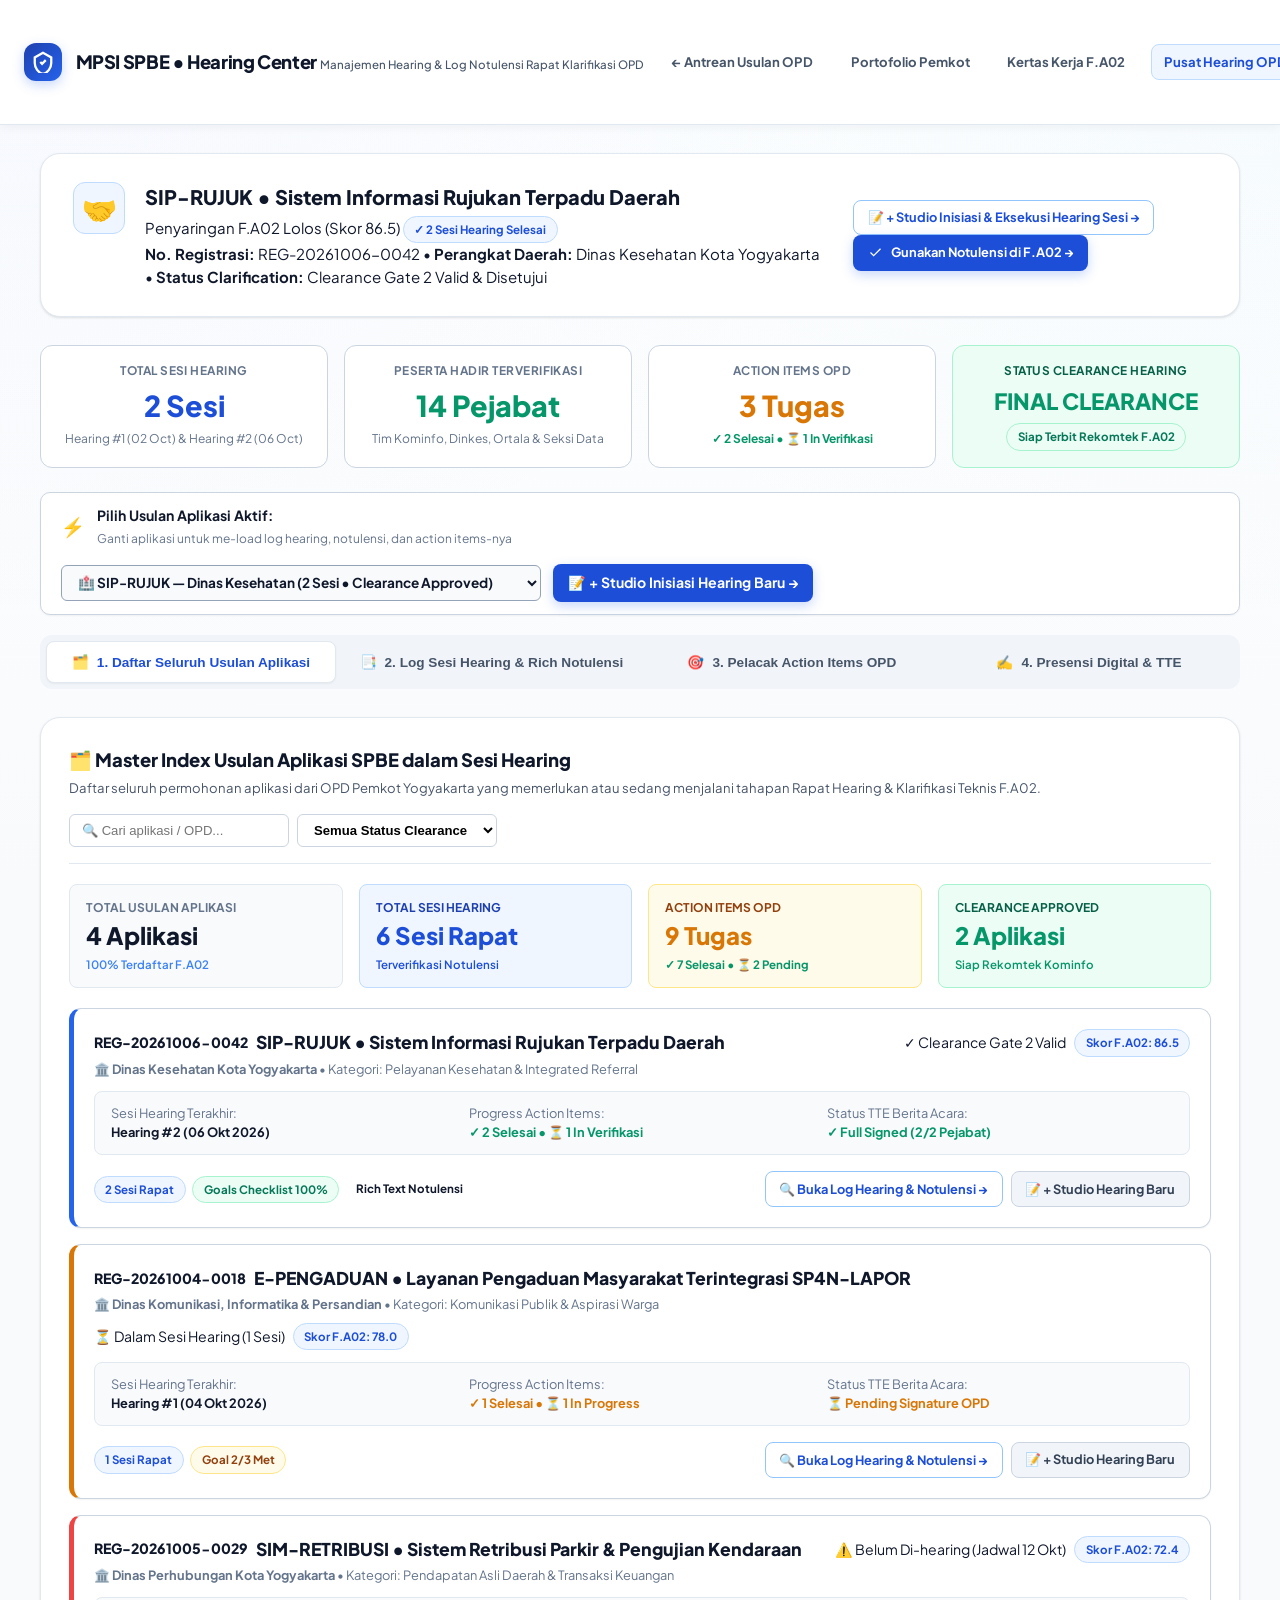
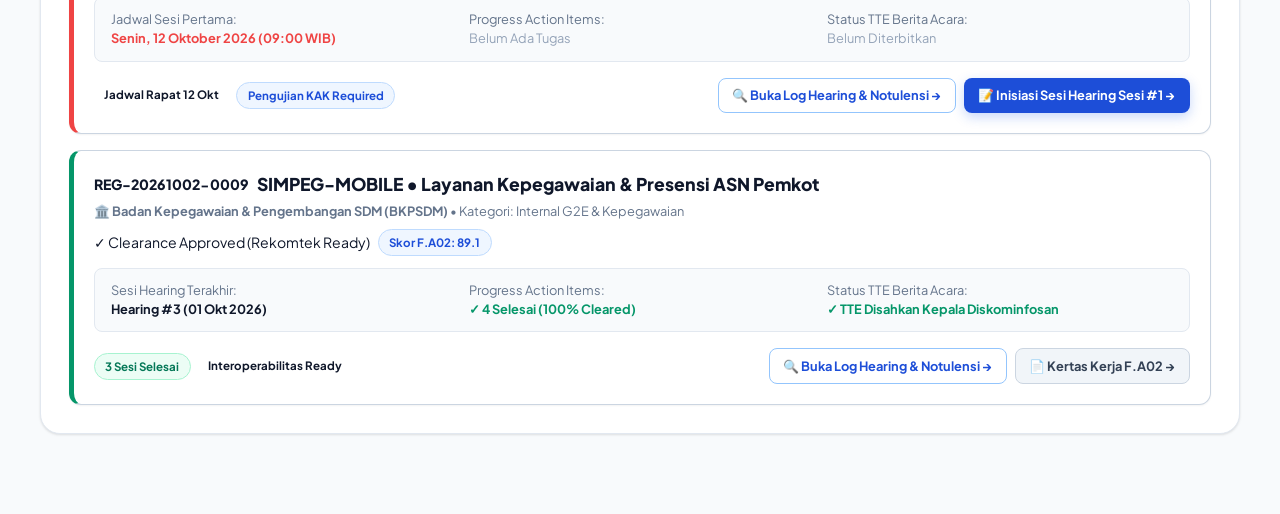
<file: prototype/fase-tengah/1-kertas-kerja-asesmen-analis/manajemen-hearing-opd.html>
<!DOCTYPE html>
<html lang="id">
<head>
  <meta charset="UTF-8">
  <meta name="viewport" content="width=device-width, initial-scale=1.0">
  <title>Manajemen Hearing & Notulensi Rapat Klarifikasi OPD - Diskominfo Kota Yogyakarta</title>
  <meta name="description" content="Modul Dedicated Manajemen Hearing, Log Notulensi Rapat Klarifikasi OPD dengan Editor Rich Text MS Word, Upload Dokumentasi Foto Rapat, Presensi Digital, dan Pelacak Action Items.">
  <link rel="preconnect" href="https://fonts.googleapis.com">
  <link rel="preconnect" href="https://fonts.gstatic.com" crossorigin>
  <link href="https://fonts.googleapis.com/css2?family=Plus+Jakarta+Sans:wght@400;500;600;700;800&family=JetBrains+Mono:wght@500;600;700&display=swap" rel="stylesheet">
  <link rel="stylesheet" href="../tengah.css">
  <style>
    /* Custom Styling for Dedicated Hearing Module */
    .hearing-nav-group {
      display: grid;
      grid-template-columns: repeat(4, 1fr);
      gap: 0.5rem;
      background: #f1f5f9;
      padding: 0.4rem;
      border-radius: var(--radius-md);
      margin-bottom: 1.75rem;
    }
    .hearing-nav-btn {
      padding: 0.75rem 1rem;
      border-radius: var(--radius-sm);
      border: none;
      background: transparent;
      color: var(--text-secondary);
      font-size: 0.85rem;
      font-weight: 700;
      cursor: pointer;
      display: inline-flex;
      align-items: center;
      justify-content: center;
      gap: 0.5rem;
      transition: var(--transition-fast);
      white-space: nowrap;
    }
    .hearing-nav-btn:hover { color: #0f172a; background: #e2e8f0; }
    .hearing-nav-btn.active {
      background: #ffffff;
      color: var(--primary);
      box-shadow: var(--shadow-xs);
      border: 1px solid var(--border-subtle);
    }

    .hearing-pane { display: none; }
    .hearing-pane.active { display: block; animation: fadeIn 0.25s ease; }

    @keyframes fadeIn {
      from { opacity: 0; transform: translateY(4px); }
      to { opacity: 1; transform: translateY(0); }
    }

    .action-item-row {
      display: flex;
      align-items: center;
      justify-content: space-between;
      padding: 0.9rem 1.1rem;
      background: #ffffff;
      border: 1px solid #e2e8f0;
      border-radius: 8px;
      margin-bottom: 0.65rem;
      transition: var(--transition-fast);
    }
    .action-item-row:hover {
      border-color: #93c5fd;
      background: #f0f9ff;
    }

    /* Editor MS Word Style Toolbar Styling */
    .editor-toolbar {
      background: #f1f5f9;
      border: 1px solid #cbd5e1;
      border-bottom: none;
      border-radius: 8px 8px 0 0;
      padding: 0.45rem 0.65rem;
      display: flex;
      gap: 0.3rem;
      flex-wrap: wrap;
      align-items: center;
    }
    .editor-btn {
      padding: 0.28rem 0.6rem;
      font-size: 0.78rem;
      font-weight: 700;
      border-radius: 4px;
      border: 1px solid #cbd5e1;
      background: #ffffff;
      color: #334155;
      cursor: pointer;
      transition: all 0.15s ease;
      display: inline-flex;
      align-items: center;
      gap: 0.25rem;
    }
    .editor-btn:hover {
      background: #e2e8f0;
      color: #0f172a;
      border-color: #94a3b8;
    }
    .editor-btn.active {
      background: #eff6ff;
      color: #1d4ed8;
      border-color: #93c5fd;
    }
    .editor-content-box {
      min-height: 180px;
      max-height: 320px;
      overflow-y: auto;
      background: #ffffff;
      border: 1px solid #cbd5e1;
      border-radius: 0 0 8px 8px;
      padding: 0.85rem 1rem;
      font-size: 0.86rem;
      line-height: 1.6;
      color: #0f172a;
      outline: none;
    }
    .editor-content-box:focus {
      border-color: #2563eb;
      box-shadow: 0 0 0 3px rgba(37, 99, 235, 0.1);
    }
    .editor-content-box img {
      max-width: 100%;
      height: auto;
      border-radius: 6px;
      margin: 0.5rem 0;
      border: 1px solid #cbd5e1;
      box-shadow: var(--shadow-xs);
    }

    /* Thumbnail Gallery Attached Documentation */
    .photo-doc-thumb {
      display: inline-flex;
      align-items: center;
      gap: 0.4rem;
      padding: 0.35rem 0.65rem;
      background: #ffffff;
      border: 1px solid #cbd5e1;
      border-radius: 6px;
      font-size: 0.75rem;
      font-weight: 600;
      color: #334155;
      cursor: pointer;
      transition: all 0.15s ease;
    }
    .photo-doc-thumb:hover {
      background: #eff6ff;
      border-color: #93c5fd;
      color: #1d4ed8;
    }
  </style>
</head>
<body>
  <!-- Top Navigation Header -->
  <header class="top-nav">
    <div class="nav-container">
      <div class="brand-group">
        <a href="index.html" class="brand-link">
          <div class="logo-shield">
            <svg width="22" height="22" viewBox="0 0 24 24" fill="none" stroke="currentColor" stroke-width="2.5"><path d="M12 2L3 7v6c0 5.55 3.84 10.74 9 12 5.16-1.26 9-6.45 9-12V7l-9-5z"/><path d="M9 12l2 2 4-4"/></svg>
          </div>
          <div class="brand-text">
            <span class="brand-title">MPSI SPBE &bull; Hearing Center</span>
            <span class="brand-subtitle">Manajemen Hearing & Log Notulensi Rapat Klarifikasi OPD</span>
          </div>
        </a>
      </div>

      <nav class="nav-menu">
        <a href="index.html" class="nav-link">&larr; Antrean Usulan OPD</a>
        <a href="katalog-portofolio-pemkot.html" class="nav-link">Portofolio Pemkot</a>
        <a href="kertas-kerja-fa02.html" class="nav-link">Kertas Kerja F.A02</a>
        <a href="manajemen-hearing-opd.html" class="nav-link active">Pusat Hearing OPD</a>
        <a href="../2-standardisasi-metadata-kebutuhan/index.html" class="nav-link">Telaah Metadata SDI</a>
      </nav>

      <div class="nav-actions">
        <a href="kertas-kerja-fa02.html" class="btn btn-secondary btn-sm">
          &larr; Kembali ke Form F.A02
        </a>
        <div class="user-badge">
          <span class="user-badge-avatar">HW</span>
          <div class="user-badge-text">
            <span class="user-badge-name">Hendra Wijaya, S.Kom</span>
            <span class="user-badge-role">Analis SPBE Ahli Muda</span>
          </div>
        </div>
      </div>
    </div>
  </header>

  <!-- Main Container -->
  <main class="page-container">

    <!-- Header Card Usulan -->
    <section class="workbench-header-card">
      <div class="wb-app-info">
        <div class="wb-app-avatar" style="background:#eff6ff; color:#2563eb;">🤝</div>
        <div class="wb-app-meta">
          <div class="wb-app-title-row">
            <h1 class="wb-app-title">SIP-RUJUK &bull; Sistem Informasi Rujukan Terpadu Daerah</h1>
            <span class="status-pill status-approved">
              <span class="status-dot"></span>
              Penyaringan F.A02 Lolos (Skor 86.5)
            </span>
            <span class="chip chip-blue" style="font-weight:700;">
              ✓ 2 Sesi Hearing Selesai
            </span>
          </div>
          <div class="wb-app-sub">
            <span><strong>No. Registrasi:</strong> <span class="mono-text">REG-20261006-0042</span></span>
            <span>&bull;</span>
            <span><strong>Perangkat Daerah:</strong> Dinas Kesehatan Kota Yogyakarta</span>
            <span>&bull;</span>
            <span><strong>Status Clarification:</strong> Clearance Gate 2 Valid & Disetujui</span>
          </div>
        </div>
      </div>

      <div class="wb-actions-right">
        <a href="buat-sesi-hearing.html" class="btn btn-outline btn-sm" style="background:#ffffff; font-weight:700;">
          📝 + Studio Inisiasi & Eksekusi Hearing Sesi &rarr;
        </a>
        <a href="kertas-kerja-fa02.html" class="btn btn-primary btn-sm">
          <svg width="15" height="15" viewBox="0 0 24 24" fill="none" stroke="currentColor" stroke-width="2"><polyline points="20 6 9 17 4 12"/></svg>
          Gunakan Notulensi di F.A02 &rarr;
        </a>
      </div>
    </section>

    <!-- Stat Metrics Overview -->
    <section style="display:grid; grid-template-columns: repeat(4, 1fr); gap:1rem; margin-bottom:1.5rem;">
      <div class="summary-metric-card" style="background:#ffffff; border:1px solid #cbd5e1;">
        <div class="summary-metric-label">Total Sesi Hearing</div>
        <div style="font-size:1.8rem; font-weight:800; color:#1d4ed8; margin:0.2rem 0;" id="statTotalHearing">2 Sesi</div>
        <div style="font-size:0.75rem; color:#64748b;">Hearing #1 (02 Oct) & Hearing #2 (06 Oct)</div>
      </div>

      <div class="summary-metric-card" style="background:#ffffff; border:1px solid #cbd5e1;">
        <div class="summary-metric-label">Peserta Hadir Terverifikasi</div>
        <div style="font-size:1.8rem; font-weight:800; color:#059669; margin:0.2rem 0;">14 Pejabat</div>
        <div style="font-size:0.75rem; color:#64748b;">Tim Kominfo, Dinkes, Ortala & Seksi Data</div>
      </div>

      <div class="summary-metric-card" style="background:#ffffff; border:1px solid #cbd5e1;">
        <div class="summary-metric-label">Action Items OPD</div>
        <div style="font-size:1.8rem; font-weight:800; color:#d97706; margin:0.2rem 0;">3 Tugas</div>
        <div style="font-size:0.75rem; color:#059669; font-weight:700;">✓ 2 Selesai &bull; ⏳ 1 In Verifikasi</div>
      </div>

      <div class="summary-metric-card" style="background:#ecfdf5; border:1px solid #a7f3d0;">
        <div class="summary-metric-label" style="color:#065f46;">Status Clearance Hearing</div>
        <div style="font-size:1.4rem; font-weight:800; color:#059669; margin:0.3rem 0;">FINAL CLEARANCE</div>
        <span class="chip chip-green" style="font-size:0.72rem;">Siap Terbit Rekomtek F.A02</span>
      </div>
    </section>

    <!-- Quick App Selector Bar -->
    <div style="background:#ffffff; border:1px solid #cbd5e1; border-radius:10px; padding:0.75rem 1.25rem; margin-bottom:1.25rem; display:flex; align-items:center; justify-content:space-between; flex-wrap:wrap; gap:1rem; box-shadow:var(--shadow-xs);">
      <div style="display:flex; align-items:center; gap:0.75rem;">
        <span style="font-size:1.2rem;">⚡</span>
        <div>
          <strong style="font-size:0.88rem; color:#0f172a; display:block;">Pilih Usulan Aplikasi Aktif:</strong>
          <span style="font-size:0.75rem; color:#64748b;">Ganti aplikasi untuk me-load log hearing, notulensi, dan action items-nya</span>
        </div>
      </div>
      <div style="display:flex; align-items:center; gap:0.75rem;">
        <select class="form-select" id="quickAppSelector" onchange="switchHearingApp(this.value)" style="min-width:340px; font-weight:700; font-size:0.85rem; padding:0.45rem 0.75rem; border-color:#94a3b8; border-radius:6px; background:#f8fafc;">
          <option value="SIP-RUJUK" selected>🏥 SIP-RUJUK — Dinas Kesehatan (2 Sesi • Clearance Approved)</option>
          <option value="E-PENGADUAN">📣 E-PENGADUAN — Diskominfo (1 Sesi • Action Items In Progress)</option>
          <option value="SIM-RETRIBUSI">🚌 SIM-RETRIBUSI — Dinas Perhubungan (0 Sesi • Belum Hearing)</option>
          <option value="SIMPEG-MOBILE">👤 SIMPEG-MOBILE — BKPSDM (3 Sesi • Rekomendasi Ready)</option>
        </select>
        <a href="buat-sesi-hearing.html" class="btn btn-primary btn-xs" style="font-weight:700; padding:0.45rem 0.85rem;">
          📝 + Studio Inisiasi Hearing Baru &rarr;
        </a>
      </div>
    </div>

    <!-- Multi-Tab Switcher dedicated module -->
    <div class="hearing-nav-group">
      <button type="button" class="hearing-nav-btn active" data-pane="pane-app-index">
        <span>🗂️</span> 1. Daftar Seluruh Usulan Aplikasi
      </button>
      <button type="button" class="hearing-nav-btn" data-pane="pane-sessions">
        <span>📑</span> 2. Log Sesi Hearing & Rich Notulensi
      </button>
      <button type="button" class="hearing-nav-btn" data-pane="pane-action-items">
        <span>🎯</span> 3. Pelacak Action Items OPD
      </button>
      <button type="button" class="hearing-nav-btn" data-pane="pane-presensi">
        <span>✍️</span> 4. Presensi Digital & TTE
      </button>
    </div>

    <!-- PANE 1: DAFTAR SELURUH USULAN APLIKASI (MASTER INDEX HEARING) -->
    <section class="hearing-pane active" id="pane-app-index">
      <div class="panel" style="margin-bottom:1.5rem;">
        <div class="panel-header" style="display:flex; justify-content:space-between; align-items:center; flex-wrap:wrap; gap:1rem;">
          <div>
            <h2 class="panel-title" style="font-size:1.15rem; font-weight:800; color:#0f172a; display:flex; align-items:center; gap:0.5rem;">
              🗂️ Master Index Usulan Aplikasi SPBE dalam Sesi Hearing
            </h2>
            <p class="panel-subtitle">Daftar seluruh permohonan aplikasi dari OPD Pemkot Yogyakarta yang memerlukan atau sedang menjalani tahapan Rapat Hearing & Klarifikasi Teknis F.A02.</p>
          </div>
          <div style="display:flex; gap:0.5rem;">
            <input type="text" placeholder="🔍 Cari aplikasi / OPD..." style="padding:0.45rem 0.75rem; border:1px solid #cbd5e1; border-radius:6px; font-size:0.82rem; width:220px;" onkeyup="filterHearingAppIndex(this.value)">
            <select style="padding:0.45rem 0.75rem; border:1px solid #cbd5e1; border-radius:6px; font-size:0.82rem; font-weight:600; background:#ffffff;">
              <option value="">Semua Status Clearance</option>
              <option value="approved">✓ Clearance Approved</option>
              <option value="in-progress">⏳ In Progress</option>
              <option value="pending">⚠️ Belum Hearing</option>
            </select>
          </div>
        </div>

        <div class="panel-body">
          <!-- Summary Banner Stats -->
          <div style="display:grid; grid-template-columns: repeat(4, 1fr); gap:1rem; margin-bottom:1.25rem;">
            <div style="background:#f8fafc; border:1px solid #e2e8f0; border-radius:8px; padding:0.85rem 1rem;">
              <div style="font-size:0.75rem; color:#64748b; font-weight:700;">TOTAL USULAN APLIKASI</div>
              <div style="font-size:1.5rem; font-weight:800; color:#0f172a;">4 Aplikasi</div>
              <span style="font-size:0.72rem; color:#3b82f6; font-weight:600;">100% Terdaftar F.A02</span>
            </div>
            <div style="background:#eff6ff; border:1px solid #bfdbfe; border-radius:8px; padding:0.85rem 1rem;">
              <div style="font-size:0.75rem; color:#1e40af; font-weight:700;">TOTAL SESI HEARING</div>
              <div style="font-size:1.5rem; font-weight:800; color:#1d4ed8;">6 Sesi Rapat</div>
              <span style="font-size:0.72rem; color:#1d4ed8; font-weight:600;">Terverifikasi Notulensi</span>
            </div>
            <div style="background:#fffbeb; border:1px solid #fde68a; border-radius:8px; padding:0.85rem 1rem;">
              <div style="font-size:0.75rem; color:#92400e; font-weight:700;">ACTION ITEMS OPD</div>
              <div style="font-size:1.5rem; font-weight:800; color:#d97706;">9 Tugas</div>
              <span style="font-size:0.72rem; color:#059669; font-weight:700;">✓ 7 Selesai &bull; ⏳ 2 Pending</span>
            </div>
            <div style="background:#ecfdf5; border:1px solid #a7f3d0; border-radius:8px; padding:0.85rem 1rem;">
              <div style="font-size:0.75rem; color:#065f46; font-weight:700;">CLEARANCE APPROVED</div>
              <div style="font-size:1.5rem; font-weight:800; color:#059669;">2 Aplikasi</div>
              <span style="font-size:0.72rem; color:#059669; font-weight:600;">Siap Rekomtek Kominfo</span>
            </div>
          </div>

          <!-- Application Master Index Cards -->
          <div style="display:flex; flex-direction:column; gap:1rem;" id="appMasterIndexContainer">

            <!-- Card 1: SIP-RUJUK -->
            <div class="hearing-card" style="background:#ffffff; border:1px solid #cbd5e1; border-left:5px solid #2563eb; border-radius:12px; padding:1.25rem; box-shadow:var(--shadow-xs);">
              <div style="display:flex; justify-content:space-between; align-items:flex-start; margin-bottom:0.75rem; flex-wrap:wrap; gap:0.5rem;">
                <div>
                  <div style="display:flex; align-items:center; gap:0.5rem; margin-bottom:0.25rem;">
                    <span class="badge badge-indigo" style="font-weight:800;">REG-20261006-0042</span>
                    <h3 style="font-size:1.1rem; font-weight:800; color:#0f172a; margin:0;">SIP-RUJUK &bull; Sistem Informasi Rujukan Terpadu Daerah</h3>
                  </div>
                  <div style="font-size:0.8rem; color:#64748b;">
                    🏛️ <strong>Dinas Kesehatan Kota Yogyakarta</strong> &bull; Kategori: Pelayanan Kesehatan & Integrated Referral
                  </div>
                </div>
                <div style="display:flex; align-items:center; gap:0.5rem;">
                  <span class="badge badge-emerald">✓ Clearance Gate 2 Valid</span>
                  <span class="chip chip-blue" style="font-weight:700;">Skor F.A02: 86.5</span>
                </div>
              </div>

              <div style="grid-template-columns: repeat(3, 1fr); display:grid; gap:0.75rem; background:#f8fafc; padding:0.75rem 1rem; border-radius:8px; border:1px solid #e2e8f0; margin-bottom:1rem; font-size:0.8rem;">
                <div>
                  <span style="color:#64748b; display:block;">Sesi Hearing Terakhir:</span>
                  <strong style="color:#0f172a;">Hearing #2 (06 Okt 2026)</strong>
                </div>
                <div>
                  <span style="color:#64748b; display:block;">Progress Action Items:</span>
                  <strong style="color:#059669;">✓ 2 Selesai &bull; ⏳ 1 In Verifikasi</strong>
                </div>
                <div>
                  <span style="color:#64748b; display:block;">Status TTE Berita Acara:</span>
                  <strong style="color:#059669;">✓ Full Signed (2/2 Pejabat)</strong>
                </div>
              </div>

              <div style="display:flex; justify-content:space-between; align-items:center; flex-wrap:wrap; gap:0.5rem;">
                <div style="display:flex; gap:0.4rem;">
                  <span class="chip chip-blue">2 Sesi Rapat</span>
                  <span class="chip chip-green">Goals Checklist 100%</span>
                  <span class="chip chip-purple">Rich Text Notulensi</span>
                </div>
                <div style="display:flex; gap:0.5rem;">
                  <button type="button" class="btn btn-outline btn-sm" onclick="selectAppAndOpenHearing('SIP-RUJUK')" style="font-weight:700; background:#ffffff;">
                    🔍 Buka Log Hearing & Notulensi &rarr;
                  </button>
                  <a href="buat-sesi-hearing.html" class="btn btn-secondary btn-sm" style="font-weight:700;">
                    📝 + Studio Hearing Baru
                  </a>
                </div>
              </div>
            </div>

            <!-- Card 2: E-PENGADUAN -->
            <div class="hearing-card" style="background:#ffffff; border:1px solid #cbd5e1; border-left:5px solid #d97706; border-radius:12px; padding:1.25rem; box-shadow:var(--shadow-xs);">
              <div style="display:flex; justify-content:space-between; align-items:flex-start; margin-bottom:0.75rem; flex-wrap:wrap; gap:0.5rem;">
                <div>
                  <div style="display:flex; align-items:center; gap:0.5rem; margin-bottom:0.25rem;">
                    <span class="badge badge-amber" style="font-weight:800;">REG-20261004-0018</span>
                    <h3 style="font-size:1.1rem; font-weight:800; color:#0f172a; margin:0;">E-PENGADUAN &bull; Layanan Pengaduan Masyarakat Terintegrasi SP4N-LAPOR</h3>
                  </div>
                  <div style="font-size:0.8rem; color:#64748b;">
                    🏛️ <strong>Dinas Komunikasi, Informatika & Persandian</strong> &bull; Kategori: Komunikasi Publik & Aspirasi Warga
                  </div>
                </div>
                <div style="display:flex; align-items:center; gap:0.5rem;">
                  <span class="badge badge-amber">⏳ Dalam Sesi Hearing (1 Sesi)</span>
                  <span class="chip chip-blue" style="font-weight:700;">Skor F.A02: 78.0</span>
                </div>
              </div>

              <div style="grid-template-columns: repeat(3, 1fr); display:grid; gap:0.75rem; background:#f8fafc; padding:0.75rem 1rem; border-radius:8px; border:1px solid #e2e8f0; margin-bottom:1rem; font-size:0.8rem;">
                <div>
                  <span style="color:#64748b; display:block;">Sesi Hearing Terakhir:</span>
                  <strong style="color:#0f172a;">Hearing #1 (04 Okt 2026)</strong>
                </div>
                <div>
                  <span style="color:#64748b; display:block;">Progress Action Items:</span>
                  <strong style="color:#d97706;">✓ 1 Selesai &bull; ⏳ 1 In Progress</strong>
                </div>
                <div>
                  <span style="color:#64748b; display:block;">Status TTE Berita Acara:</span>
                  <strong style="color:#d97706;">⏳ Pending Signature OPD</strong>
                </div>
              </div>

              <div style="display:flex; justify-content:space-between; align-items:center; flex-wrap:wrap; gap:0.5rem;">
                <div style="display:flex; gap:0.4rem;">
                  <span class="chip chip-blue">1 Sesi Rapat</span>
                  <span class="chip chip-amber">Goal 2/3 Met</span>
                </div>
                <div style="display:flex; gap:0.5rem;">
                  <button type="button" class="btn btn-outline btn-sm" onclick="selectAppAndOpenHearing('E-PENGADUAN')" style="font-weight:700; background:#ffffff;">
                    🔍 Buka Log Hearing & Notulensi &rarr;
                  </button>
                  <a href="buat-sesi-hearing.html" class="btn btn-secondary btn-sm" style="font-weight:700;">
                    📝 + Studio Hearing Baru
                  </a>
                </div>
              </div>
            </div>

            <!-- Card 3: SIM-RETRIBUSI -->
            <div class="hearing-card" style="background:#ffffff; border:1px solid #cbd5e1; border-left:5px solid #ef4444; border-radius:12px; padding:1.25rem; box-shadow:var(--shadow-xs);">
              <div style="display:flex; justify-content:space-between; align-items:flex-start; margin-bottom:0.75rem; flex-wrap:wrap; gap:0.5rem;">
                <div>
                  <div style="display:flex; align-items:center; gap:0.5rem; margin-bottom:0.25rem;">
                    <span class="badge badge-rose" style="font-weight:800;">REG-20261005-0029</span>
                    <h3 style="font-size:1.1rem; font-weight:800; color:#0f172a; margin:0;">SIM-RETRIBUSI &bull; Sistem Retribusi Parkir & Pengujian Kendaraan</h3>
                  </div>
                  <div style="font-size:0.8rem; color:#64748b;">
                    🏛️ <strong>Dinas Perhubungan Kota Yogyakarta</strong> &bull; Kategori: Pendapatan Asli Daerah & Transaksi Keuangan
                  </div>
                </div>
                <div style="display:flex; align-items:center; gap:0.5rem;">
                  <span class="badge badge-rose">⚠️ Belum Di-hearing (Jadwal 12 Okt)</span>
                  <span class="chip chip-blue" style="font-weight:700;">Skor F.A02: 72.4</span>
                </div>
              </div>

              <div style="grid-template-columns: repeat(3, 1fr); display:grid; gap:0.75rem; background:#f8fafc; padding:0.75rem 1rem; border-radius:8px; border:1px solid #e2e8f0; margin-bottom:1rem; font-size:0.8rem;">
                <div>
                  <span style="color:#64748b; display:block;">Jadwal Sesi Pertama:</span>
                  <strong style="color:#ef4444;">Senin, 12 Oktober 2026 (09:00 WIB)</strong>
                </div>
                <div>
                  <span style="color:#64748b; display:block;">Progress Action Items:</span>
                  <span style="color:#94a3b8;">Belum Ada Tugas</span>
                </div>
                <div>
                  <span style="color:#64748b; display:block;">Status TTE Berita Acara:</span>
                  <span style="color:#94a3b8;">Belum Diterbitkan</span>
                </div>
              </div>

              <div style="display:flex; justify-content:space-between; align-items:center; flex-wrap:wrap; gap:0.5rem;">
                <div style="display:flex; gap:0.4rem;">
                  <span class="chip chip-rose">Jadwal Rapat 12 Okt</span>
                  <span class="chip chip-blue">Pengujian KAK Required</span>
                </div>
                <div style="display:flex; gap:0.5rem;">
                  <button type="button" class="btn btn-outline btn-sm" onclick="selectAppAndOpenHearing('SIM-RETRIBUSI')" style="font-weight:700; background:#ffffff;">
                    🔍 Buka Log Hearing & Notulensi &rarr;
                  </button>
                  <a href="buat-sesi-hearing.html" class="btn btn-primary btn-sm" style="font-weight:700;">
                    📝 Inisiasi Sesi Hearing Sesi #1 &rarr;
                  </a>
                </div>
              </div>
            </div>

            <!-- Card 4: SIMPEG-MOBILE -->
            <div class="hearing-card" style="background:#ffffff; border:1px solid #cbd5e1; border-left:5px solid #059669; border-radius:12px; padding:1.25rem; box-shadow:var(--shadow-xs);">
              <div style="display:flex; justify-content:space-between; align-items:flex-start; margin-bottom:0.75rem; flex-wrap:wrap; gap:0.5rem;">
                <div>
                  <div style="display:flex; align-items:center; gap:0.5rem; margin-bottom:0.25rem;">
                    <span class="badge badge-emerald" style="font-weight:800;">REG-20261002-0009</span>
                    <h3 style="font-size:1.1rem; font-weight:800; color:#0f172a; margin:0;">SIMPEG-MOBILE &bull; Layanan Kepegawaian & Presensi ASN Pemkot</h3>
                  </div>
                  <div style="font-size:0.8rem; color:#64748b;">
                    🏛️ <strong>Badan Kepegawaian & Pengembangan SDM (BKPSDM)</strong> &bull; Kategori: Internal G2E & Kepegawaian
                  </div>
                </div>
                <div style="display:flex; align-items:center; gap:0.5rem;">
                  <span class="badge badge-emerald">✓ Clearance Approved (Rekomtek Ready)</span>
                  <span class="chip chip-blue" style="font-weight:700;">Skor F.A02: 89.1</span>
                </div>
              </div>

              <div style="grid-template-columns: repeat(3, 1fr); display:grid; gap:0.75rem; background:#f8fafc; padding:0.75rem 1rem; border-radius:8px; border:1px solid #e2e8f0; margin-bottom:1rem; font-size:0.8rem;">
                <div>
                  <span style="color:#64748b; display:block;">Sesi Hearing Terakhir:</span>
                  <strong style="color:#0f172a;">Hearing #3 (01 Okt 2026)</strong>
                </div>
                <div>
                  <span style="color:#64748b; display:block;">Progress Action Items:</span>
                  <strong style="color:#059669;">✓ 4 Selesai (100% Cleared)</strong>
                </div>
                <div>
                  <span style="color:#64748b; display:block;">Status TTE Berita Acara:</span>
                  <strong style="color:#059669;">✓ TTE Disahkan Kepala Diskominfosan</strong>
                </div>
              </div>

              <div style="display:flex; justify-content:space-between; align-items:center; flex-wrap:wrap; gap:0.5rem;">
                <div style="display:flex; gap:0.4rem;">
                  <span class="chip chip-green">3 Sesi Selesai</span>
                  <span class="chip chip-purple">Interoperabilitas Ready</span>
                </div>
                <div style="display:flex; gap:0.5rem;">
                  <button type="button" class="btn btn-outline btn-sm" onclick="selectAppAndOpenHearing('SIMPEG-MOBILE')" style="font-weight:700; background:#ffffff;">
                    🔍 Buka Log Hearing & Notulensi &rarr;
                  </button>
                  <a href="kertas-kerja-fa02.html" class="btn btn-secondary btn-sm" style="font-weight:700;">
                    📄 Kertas Kerja F.A02 &rarr;
                  </a>
                </div>
              </div>
            </div>

          </div>
        </div>
      </div>
    </section>

    <!-- PANE 2: LOG SESI HEARING & NOTULENSI -->
    <section class="hearing-pane" id="pane-sessions">
      <div class="wb-grid">
        <div class="wb-col-left">

          <div class="panel">
            <div class="panel-header">
              <div class="panel-title-group">
                <h2 class="panel-title">Dokumentasi Notulensi Sesi Hearing (Rich Format & Foto Dokumentasi)</h2>
                <p class="panel-subtitle">Catatan kronologis rapat berbentuk format dokumen MS Word dan bukti foto/diagram rapat yang terverifikasi.</p>
              </div>
              <a href="buat-sesi-hearing.html" class="btn btn-primary btn-xs" style="font-weight:700;">
                + Studio Inisiasi Hearing Baru (Full Page) &rarr;
              </a>
            </div>

            <div class="panel-body">
              <div id="dedicatedTimelineList" style="display:flex; flex-direction:column; gap:1.25rem;">

                <!-- Session 1 Card -->
                <div class="hearing-card" style="background:#ffffff; border:1px solid #cbd5e1; border-left:5px solid #2563eb; border-radius:12px; padding:1.25rem; box-shadow:var(--shadow-xs);">
                  <div style="display:flex; justify-content:space-between; align-items:flex-start; margin-bottom:0.75rem; flex-wrap:wrap; gap:0.5rem;">
                    <div>
                      <div style="display:flex; align-items:center; gap:0.5rem; margin-bottom:0.2rem;">
                        <span class="badge badge-indigo" style="font-weight:800; font-size:0.75rem;">SESI HEARING #1</span>
                        <h3 style="font-size:1rem; font-weight:800; color:#0f172a; margin:0;">Klarifikasi Urgensi KAK & Penyelarasan Alur Pelayanan</h3>
                      </div>
                      <div class="text-xs text-muted">
                        📅 <strong>Rabu, 02 Oktober 2026 (09:30 - 11:30 WIB)</strong> &bull; Ruang Rapat Diskominfosan Lt. 2
                      </div>
                    </div>
                    <span class="badge badge-indigo">✓ Approved w/ Action Items</span>
                  </div>

                  <!-- Target Goals Checklist Sesi #1 -->
                  <div style="background:#f1f5f9; border:1px solid #cbd5e1; border-radius:8px; padding:0.75rem 0.9rem; margin-bottom:0.85rem; font-size:0.78rem;">
                    <strong style="color:#0f172a; display:block; margin-bottom:0.35rem;">🎯 Target Goals & Prasyarat Rapat (3/3 Achieved):</strong>
                    <div style="display:flex; flex-wrap:wrap; gap:0.4rem;">
                      <span class="badge badge-emerald">✓ Goal 1: Penyesuaian KAK SOP Ortala 30 Menit (Achieved)</span>
                      <span class="badge badge-emerald">✓ Goal 2: Standardisasi NIK Terintegrasi Dukcapil (Achieved)</span>
                      <span class="badge badge-emerald">✓ Goal 3: Penugasan Draf Kamus Data 18 Variabel (Achieved)</span>
                    </div>
                  </div>

                  <!-- Render Rich Text Content -->
                  <div style="background:#f8fafc; border:1px solid #e2e8f0; border-radius:8px; padding:1rem; font-size:0.83rem; line-height:1.6; color:#334155; margin-bottom:0.85rem;">
                    <strong style="color:#0f172a; display:block; margin-bottom:0.35rem;">📋 Risalah Rapat (Format MS Word Document):</strong>
                    <ol style="padding-left:1.2rem; margin:0;">
                      <li><strong>Revisi KAK Form F.P01:</strong> OPD Pengusul menyetujui penyesuaian alur rujukan 30 menit sesuai Surat Rekomendasi SOP Ortala Setda No. <code>060/1182/ORTALA/2026</code>.</li>
                      <li><strong>Standardisasi Basis Data:</strong> Dilarang membuat database kependudukan independen. Wajib menggunakan NIK terverifikasi Ditjen Dukcapil via SSO JSS.</li>
                      <li><strong>Action Item Penugasan:</strong> Tim Dinkes ditugaskan menyusun draf kamus data awal 18 variabel untuk ditelaah pada Hearing #2.</li>
                    </ol>
                  </div>

                  <!-- Attachment Lampiran Foto Dokumentasi Rapat -->
                  <div style="background:#ffffff; border:1px solid #e2e8f0; border-radius:8px; padding:0.75rem 0.9rem; margin-bottom:0.85rem;">
                    <strong style="font-size:0.78rem; color:#0f172a; display:block; margin-bottom:0.4rem;">📷 Bukti Lampiran Foto Dokumentasi & Sketsa Rapat (2 Berkas):</strong>
                    <div style="display:flex; gap:0.5rem; flex-wrap:wrap;">
                      <button type="button" class="photo-doc-thumb" onclick="alert('📸 Menampilkan Foto Rapat Sesi #1: Pembahasan KAK bersama Tim Dinkes di Ruang Rapat Lt. 2')">
                        <span>🖼️ Foto_Suasana_Rapat_Hearing1.png</span>
                      </button>
                      <button type="button" class="photo-doc-thumb" onclick="alert('📐 Menampilkan Sketsa Diagram: Bagan Alur Pelayanan Rujukan Terpadu 30 Menit')">
                        <span>📐 Sketsa_Alur_Triase_30menit.jpg</span>
                      </button>
                    </div>
                  </div>

                  <!-- Detail Tim & Peserta Hadir Terlibat -->
                  <div style="display:flex; justify-content:space-between; align-items:center; flex-wrap:wrap; gap:0.5rem; font-size:0.8rem; background:#f1f5f9; padding:0.6rem 0.85rem; border-radius:6px;">
                    <div>
                      <strong style="display:block; margin-bottom:0.25rem;">Pihak & Tim Hadir Terlibat:</strong>
                      <div style="display:flex; flex-wrap:wrap; gap:0.3rem;">
                        <span class="attendee-chip" style="font-size:0.72rem; padding:0.2rem 0.55rem; margin:0;">👤 Hendra W. (Analis SPBE Kominfo)</span>
                        <span class="attendee-chip" style="font-size:0.72rem; padding:0.2rem 0.55rem; margin:0;">👤 dr. Triana (Kabid Yankes Dinkes)</span>
                        <span class="attendee-chip" style="font-size:0.72rem; padding:0.2rem 0.55rem; margin:0;">👤 Bambang P. (Ortala Setda)</span>
                        <span class="attendee-chip" style="font-size:0.72rem; padding:0.2rem 0.55rem; margin:0;">👤 Rina K. (Walidata Statistik)</span>
                      </div>
                    </div>
                    <button type="button" class="btn btn-secondary btn-xs" onclick="alert('Membuka PDF Berita Acara Hearing #1...')">
                      📄 Berita-Acara-Hearing-01.pdf
                    </button>
                  </div>
                </div>

                <!-- Session 2 Card -->
                <div class="hearing-card" style="background:#ffffff; border:1px solid #a7f3d0; border-left:5px solid #059669; border-radius:12px; padding:1.25rem; box-shadow:var(--shadow-xs);">
                  <div style="display:flex; justify-content:space-between; align-items:flex-start; margin-bottom:0.75rem; flex-wrap:wrap; gap:0.5rem;">
                    <div>
                      <div style="display:flex; align-items:center; gap:0.5rem; margin-bottom:0.2rem;">
                        <span class="badge badge-emerald" style="font-weight:800; font-size:0.75rem;">SESI HEARING #2</span>
                        <h3 style="font-size:1rem; font-weight:800; color:#0f172a; margin:0;">Verifikasi Redundansi, Arsitektur API SPLP, & SDM Programmer</h3>
                      </div>
                      <div class="text-xs text-muted">
                        📅 <strong>Senin, 06 Oktober 2026 (10:00 - 11:30 WIB)</strong> &bull; Online Zoom & Ruang Analis Kominfo
                      </div>
                    </div>
                    <span class="badge badge-emerald">✓ Clearance Approved (Final)</span>
                  </div>

                  <!-- Target Goals Checklist Sesi #2 -->
                  <div style="background:#ecfdf5; border:1px solid #a7f3d0; border-radius:8px; padding:0.75rem 0.9rem; margin-bottom:0.85rem; font-size:0.78rem;">
                    <strong style="color:#065f46; display:block; margin-bottom:0.35rem;">🎯 Target Goals & Prasyarat Rapat (3/3 Achieved):</strong>
                    <div style="display:flex; flex-wrap:wrap; gap:0.4rem;">
                      <span class="badge badge-emerald">✓ Goal 1: 0 Login Mandiri - 100% SSO JSS (Achieved)</span>
                      <span class="badge badge-emerald">✓ Goal 2: Interoperabilitas REST API SPLP SDI (Achieved)</span>
                      <span class="badge badge-emerald">✓ Goal 3: Alokasi 2 Programmer In-House Kominfo (Achieved)</span>
                    </div>
                  </div>

                  <!-- Render Rich Text Content -->
                  <div style="background:#ecfdf5; border:1px solid #a7f3d0; border-radius:8px; padding:1rem; font-size:0.83rem; line-height:1.6; color:#065f46; margin-bottom:0.85rem;">
                    <strong style="color:#065f46; display:block; margin-bottom:0.35rem;">📋 Risalah Rapat (Format MS Word Document):</strong>
                    <ol style="padding-left:1.2rem; margin:0;">
                      <li><strong>0 Login Mandiri:</strong> Disepakati 100% otentikasi pengguna menggunakan Single Sign-On (SSO) JSS Pemkot Yogyakarta.</li>
                      <li><strong>Kepatuhan Satu Data Indonesia:</strong> Kamus Data 18 variabel lolos verifikasi 4 Prinsip SDI dan disetujui penyediaan REST API Bagi Pakai via SPLP.</li>
                      <li><strong>Pengadaan In-House Programmer:</strong> Tim Kominfo mengonfirmasi alokasi 2 programmer fullstack internal (0 biaya vendor, alokasi 6 sprint Q4 2026).</li>
                    </ol>
                  </div>

                  <!-- Attachment Lampiran Foto Dokumentasi Rapat -->
                  <div style="background:#ffffff; border:1px solid #a7f3d0; border-radius:8px; padding:0.75rem 0.9rem; margin-bottom:0.85rem;">
                    <strong style="font-size:0.78rem; color:#065f46; display:block; margin-bottom:0.4rem;">📷 Bukti Lampiran Foto Dokumentasi & Sketsa Rapat (2 Berkas):</strong>
                    <div style="display:flex; gap:0.5rem; flex-wrap:wrap;">
                      <button type="button" class="photo-doc-thumb" onclick="alert('📸 Menampilkan Tangkapan Layar Zoom: Verification Meeting bersama Tim IT Dinkes & CSIRT')">
                        <span>🖼️ Screenshot_Zoom_Hearing2.png</span>
                      </button>
                      <button type="button" class="photo-doc-thumb" onclick="alert('📐 Menampilkan Sketsa Arsitektur REST API SPLP Gateway Pemkot')">
                        <span>📐 Sketsa_Arsitektur_API_SPLP.png</span>
                      </button>
                    </div>
                  </div>

                  <!-- Detail Tim & Peserta Hadir Terlibat -->
                  <div style="display:flex; justify-content:space-between; align-items:center; flex-wrap:wrap; gap:0.5rem; font-size:0.8rem; background:#ecfdf5; padding:0.6rem 0.85rem; border-radius:6px; border:1px solid #a7f3d0;">
                    <div>
                      <strong style="display:block; margin-bottom:0.25rem;">Pihak & Tim Hadir Terlibat:</strong>
                      <div style="display:flex; flex-wrap:wrap; gap:0.3rem;">
                        <span class="attendee-chip" style="font-size:0.72rem; padding:0.2rem 0.55rem; margin:0;">👤 Hendra W. (Analis SPBE Kominfo)</span>
                        <span class="attendee-chip" style="font-size:0.72rem; padding:0.2rem 0.55rem; margin:0;">👤 Tim IT Dinkes (Pranata Komputer)</span>
                        <span class="attendee-chip" style="font-size:0.72rem; padding:0.2rem 0.55rem; margin:0;">👤 Tim CSIRT Cyber Kominfo</span>
                        <span class="attendee-chip" style="font-size:0.72rem; padding:0.2rem 0.55rem; margin:0;">👤 Seksi Data & Statistik</span>
                      </div>
                    </div>
                    <button type="button" class="btn btn-secondary btn-xs" onclick="alert('Membuka PDF Berita Acara Hearing #2 Final TTE BSrE...')">
                      📄 Berita-Acara-Hearing-02-Final.pdf
                    </button>
                  </div>
                </div>

              </div>
            </div>
          </div>

        </div>

        <!-- Right Column Sidebar -->
        <div class="wb-col-right">

          <!-- Card Clearance Status -->
          <div class="panel">
            <div class="panel-header">
              <h3 class="panel-title">Status Clearance Hearing SPBE</h3>
            </div>
            <div class="panel-body">
              <div style="background:#f8fafc; border:1px solid #e2e8f0; border-radius:8px; padding:0.85rem; margin-bottom:1rem; font-size:0.8rem;">
                <div style="font-weight:800; color:#0f172a; margin-bottom:0.4rem;">Ringkasan Keputusan Tim Analis:</div>
                <ul style="padding-left:1.1rem; margin:0; line-height:1.6; color:#334155;">
                  <li><strong style="color:#059669;">Probis & SOP Ortala:</strong> Gate 1 Valid</li>
                  <li><strong style="color:#059669;">Redundansi Portofolio:</strong> Diferensiasi Unik</li>
                  <li><strong style="color:#059669;">SDI & Interoperabilitas:</strong> REST API SPLP Approved</li>
                  <li><strong style="color:#059669;">Jalur Delivery:</strong> Jalur A (In-House Kominfo)</li>
                </ul>
              </div>

              <a href="kertas-kerja-fa02.html" class="btn btn-primary" style="width:100%; justify-content:center; padding:0.75rem; font-weight:800;">
                Gunakan Notulensi di F.A02 &rarr;
              </a>
            </div>
          </div>

        </div>
      </div>
    </section>

    <!-- PANE 2: PELACAK ACTION ITEMS OPD -->
    <section class="hearing-pane" id="pane-action-items">
      <div class="panel">
        <div class="panel-header">
          <div class="panel-title-group">
            <h2 class="panel-title">Pelacak Action Items & Catatan Perbaikan OPD</h2>
            <p class="panel-subtitle">Daftar prasyarat dokumen dan penyesuaian teknis yang wajib dipenuhi Perangkat Daerah pengusul.</p>
          </div>
          <button type="button" class="btn btn-secondary btn-xs" onclick="addNewActionItem()">
            + Tambah Action Item Baru
          </button>
        </div>
        <div class="panel-body">

          <div id="actionItemList">

            <!-- Item 1 -->
            <div class="action-item-row">
              <div>
                <div style="display:flex; align-items:center; gap:0.5rem; margin-bottom:0.25rem;">
                  <span class="badge badge-emerald">✓ Selesai</span>
                  <strong style="font-size:0.88rem; color:#0f172a;">Penyesuaian KAK F.P01 dengan SOP Ortala 30 Menit</strong>
                </div>
                <div class="text-xs text-muted">
                  Batas Waktu: 04 Oktober 2026 &bull; Penanggung Jawab: Subbag Renval Dinas Kesehatan &bull; Sumber: Hearing #1
                </div>
              </div>
              <span class="chip chip-green" style="font-size:0.72rem;">Verified by Analis</span>
            </div>

            <!-- Item 2 -->
            <div class="action-item-row">
              <div>
                <div style="display:flex; align-items:center; gap:0.5rem; margin-bottom:0.25rem;">
                  <span class="badge badge-emerald">✓ Selesai</span>
                  <strong style="font-size:0.88rem; color:#0f172a;">Penyusunan Draf Kamus Data 18 Variabel Standar SDI</strong>
                </div>
                <div class="text-xs text-muted">
                  Batas Waktu: 05 Oktober 2026 &bull; Penanggung Jawab: Tim IT Dinkes &bull; Sumber: Hearing #1
                </div>
              </div>
              <span class="chip chip-green" style="font-size:0.72rem;">Verified by Walidata</span>
            </div>

            <!-- Item 3 -->
            <div class="action-item-row" style="border-left:4px solid #d97706;">
              <div>
                <div style="display:flex; align-items:center; gap:0.5rem; margin-bottom:0.25rem;">
                  <span class="badge badge-amber">⏳ Dalam Verifikasi</span>
                  <strong style="font-size:0.88rem; color:#0f172a;">Surat Pernyataan Integrasi SSO JSS & Tanpa Login Pengguna Mandiri</strong>
                </div>
                <div class="text-xs text-muted">
                  Batas Waktu: 08 Oktober 2026 &bull; Penanggung Jawab: Kepala Dinas Kesehatan &bull; Sumber: Hearing #2
                </div>
              </div>
              <button type="button" class="btn btn-outline btn-xs" onclick="alert('Verifikasi dokumen pernyataan SSO JSS...'); this.innerText='✓ Terverifikasi'; this.className='btn btn-secondary btn-xs';">
                Verifikasi Dokumen
              </button>
            </div>

          </div>

        </div>
      </div>
    </section>

    <!-- PANE 3: DAFTAR HADIR & BERITA ACARA TTE -->
    <section class="hearing-pane" id="pane-presensi">
      <div class="panel">
        <div class="panel-header">
          <div class="panel-title-group">
            <h2 class="panel-title">Presensi Digital & Berita Acara Hearing TTE BSrE</h2>
            <p class="panel-subtitle">Daftar kehadiran resmi rapat klarifikasi dan pengesahan TTE sertifikat digital BSSN.</p>
          </div>
        </div>
        <div class="panel-body">

          <div style="display:grid; grid-template-columns:1fr 1fr; gap:1.25rem;">

            <!-- Daftar Hadir Peserta -->
            <div style="background:#f8fafc; border:1px solid #cbd5e1; border-radius:10px; padding:1.15rem;">
              <h4 style="font-size:0.9rem; font-weight:800; color:#0f172a; margin-bottom:0.75rem;">
                👥 Daftar Hadir Peserta Hearing #2 (06 Okt 2026):
              </h4>

              <div class="evidence-list">
                <div class="evidence-item" style="background:#ffffff;">
                  <div class="evidence-icon">👤</div>
                  <div class="evidence-info">
                    <div class="evidence-name">Hendra Wijaya, S.Kom</div>
                    <div class="evidence-meta">Analis SPBE Diskominfo &bull; Presensi: 10:01 WIB &bull; <span class="text-success">Hadir</span></div>
                  </div>
                </div>

                <div class="evidence-item" style="background:#ffffff;">
                  <div class="evidence-icon">👤</div>
                  <div class="evidence-info">
                    <div class="evidence-name">dr. Triana Rahmawati</div>
                    <div class="evidence-meta">Kabid Pelayanan Kesehatan Dinkes &bull; Presensi: 10:04 WIB &bull; <span class="text-success">Hadir</span></div>
                  </div>
                </div>

                <div class="evidence-item" style="background:#ffffff;">
                  <div class="evidence-icon">👤</div>
                  <div class="evidence-info">
                    <div class="evidence-name">Rina Kusuma, S.Si</div>
                    <div class="evidence-meta">Walidata Statistik Daerah &bull; Presensi: 10:05 WIB &bull; <span class="text-success">Hadir</span></div>
                  </div>
                </div>

                <div class="evidence-item" style="background:#ffffff;">
                  <div class="evidence-icon">👤</div>
                  <div class="evidence-info">
                    <div class="evidence-name">Bambang Pranoto, M.Eng</div>
                    <div class="evidence-meta">Kabid TI & Komunikasi &bull; Presensi: 10:08 WIB &bull; <span class="text-success">Hadir</span></div>
                  </div>
                </div>
              </div>
            </div>

            <!-- TTE Verification Card -->
            <div style="background:#ffffff; border:1px solid #cbd5e1; border-radius:10px; padding:1.15rem; display:flex; flex-direction:column; justify-content:space-between;">
              <div>
                <h4 style="font-size:0.9rem; font-weight:800; color:#0f172a; margin-bottom:0.5rem;">
                  🔏 Status Pengesahan Berita Acara Hearing:
                </h4>
                <p style="font-size:0.8rem; color:#475569; margin-bottom:1rem; line-height:1.5;">
                  Seluruh risalah rapat dan hasil clearance disahkan secara elektronik menggunakan Sertifikat Digital BSrE Badan Siber dan Sandi Negara (BSSN).
                </p>

                <div style="background:#ecfdf5; border:1px solid #a7f3d0; border-radius:8px; padding:1rem; margin-bottom:1rem;">
                  <div style="font-weight:800; font-size:0.85rem; color:#065f46; margin-bottom:0.25rem;">🔒 TTE BSrE Terverifikasi Sah</div>
                  <div class="mono-text" style="font-size:0.72rem; color:#047857;">
                    ID Sertifikat: BSR-HEARING-20261006-042<br>
                    Waktu Sign-Off: 06 Oktober 2026, 11:35:12 WIB
                  </div>
                </div>
              </div>

              <button type="button" class="btn btn-secondary" style="width:100%; justify-content:center;" onclick="alert('Membuka preview Berita Acara Hearing lengkap dengan TTE BSrE...')">
                🖨️ Cetak Berita Acara Hearing PDF
              </button>
            </div>

          </div>

        </div>
      </div>
    </section>

  </main>

  <!-- MODAL CREATION JADWAL / SESI HEARING BARU DENGAN RICH TEXT MS WORD & UPLOAD FOTO -->
  <div class="modal-overlay" id="modalCreateSession">
    <div class="modal-container" style="max-width:750px;">
      <div class="modal-header">
        <strong style="font-size:0.95rem;">📝 Catat Sesi Hearing & Risalah Notulensi Baru (Format Word & Gambar)</strong>
        <button type="button" class="btn btn-secondary btn-xs" onclick="closeModalCreateSession()">&times; Tutup</button>
      </div>

      <div class="modal-body" style="max-height:80vh; overflow-y:auto;">
        <div class="form-group">
          <label class="form-label">Topik / Agendas Sesi Hearing Baru:</label>
          <input type="text" id="addTopic" class="form-input" placeholder="Contoh: Hearing #3: Penetapan Skema Throttling API & SPLP" value="Hearing #3: Fine-Tuning Integrasi API Gateway & Security SPLP">
        </div>

        <div style="display:grid; grid-template-columns:1fr 1fr; gap:0.85rem;" class="form-group">
          <div>
            <label class="form-label">Tanggal & Waktu Rapat:</label>
            <input type="text" id="addTime" class="form-input" value="09 Oktober 2026, 09:30 WIB">
          </div>
          <div>
            <label class="form-label">Status Outcome Hearing:</label>
            <select id="addStatus" class="form-select" style="font-weight:700;">
              <option value="✓ Clearance Approved (Final)">✓ Clearance Approved (Final)</option>
              <option value="✓ Approved w/ Action Items" selected>✓ Approved w/ Action Items</option>
              <option value="⏳ In Progress / Discussion">⏳ In Progress / Discussion</option>
            </select>
          </div>
        </div>

        <div class="form-group">
          <label class="form-label">Pihak / Pejabat yang Hadir:</label>
          <input type="text" id="addAttendees" class="form-input" value="Tim Analis SPBE Kominfo, Tim IT Dinkes, & Tim CSIRT Cyber Kominfo">
        </div>

        <!-- RICH TEXT EDITOR MS WORD STYLE TOOLBAR -->
        <div class="form-group">
          <label class="form-label" style="display:flex; justify-content:space-between; align-items:center;">
            <span>Notulensi Hasil Kesepakatan Rapat (WYSIWYG Rich Text Editor MS Word):</span>
            <span class="text-xs text-muted">Bisa format Bold, List, & Disisipkan Gambar</span>
          </label>

          <!-- Toolbar Formatting -->
          <div class="editor-toolbar">
            <button type="button" class="editor-btn" onclick="execEditorCommand('bold')" title="Bold (Ctrl+B)"><b>B</b> Bold</button>
            <button type="button" class="editor-btn" onclick="execEditorCommand('italic')" title="Italic (Ctrl+I)"><i>I</i> Italic</button>
            <button type="button" class="editor-btn" onclick="execEditorCommand('underline')" title="Underline (Ctrl+U)"><u>U</u> Underline</button>
            <button type="button" class="editor-btn" onclick="execEditorCommand('strikeThrough')" title="Strikethrough"><s>S</s> Strike</button>
            <span style="border-right:1px solid #cbd5e1; height:18px; margin:0 0.2rem;"></span>
            <button type="button" class="editor-btn" onclick="execEditorCommand('insertUnorderedList')" title="Bullet List">• List Bullet</button>
            <button type="button" class="editor-btn" onclick="execEditorCommand('insertOrderedList')" title="Numbered List">1. List Angka</button>
            <span style="border-right:1px solid #cbd5e1; height:18px; margin:0 0.2rem;"></span>
            <button type="button" class="editor-btn" onclick="execEditorCommand('formatBlock', 'H3')" title="Heading 3">Sub-Heading</button>
            <button type="button" class="editor-btn" onclick="execEditorCommand('formatBlock', 'P')" title="Paragraph">Normal</button>
            <span style="border-right:1px solid #cbd5e1; height:18px; margin:0 0.2rem;"></span>
            <button type="button" class="editor-btn" onclick="triggerEditorImageUpload()" style="background:#eff6ff; color:#1d4ed8; font-weight:700;">
              🖼️ + Sisipkan Foto Rapat
            </button>
          </div>

          <!-- Canvas Textarea Rich Text -->
          <div id="addNotesRich" class="editor-content-box" contenteditable="true">
            <p><b>Poin-poin Kesepakatan Utama Rapat:</b></p>
            <ol>
              <li><b>Rate Limiting &amp; DDoS Throttling:</b> Batas diset 120 request/menit pada API Gateway SPLP Pemkot.</li>
              <li><b>Masking NIK Warga:</b> Keamanan payload NIK menggunakan masking 6 digit tengah (contoh: <code>347101******0001</code>).</li>
              <li><b>Persetujuan Rekomtek F.A02:</b> Seluruh pihak sepakat draf rekomendasi teknis F.A02 dapat disahkan.</li>
            </ol>
          </div>
          <input type="file" id="editorImageInput" accept="image/*" style="display:none;" onchange="handleEditorImageSelect(event)">
        </div>

        <!-- UPLOAD FOTO DOKUMENTASI & DIAGRAM RAPAT -->
        <div class="form-group" style="background:#f8fafc; border:1px solid #cbd5e1; border-radius:8px; padding:0.85rem;">
          <label class="form-label" style="margin-bottom:0.4rem; display:flex; justify-content:space-between; align-items:center;">
            <span>📷 Lampiran Bukti Foto Dokumentasi &amp; Diagram Arsitektur:</span>
            <span class="text-xs text-muted">Format: PNG, JPG, WEBP (Max 5MB)</span>
          </label>
          <div id="attachedPhotoGallery" style="display:flex; gap:0.5rem; flex-wrap:wrap; margin-bottom:0.5rem;">
            <div style="padding:0.35rem 0.65rem; background:#ffffff; border:1px solid #cbd5e1; border-radius:6px; font-size:0.75rem; color:#0f172a; display:flex; align-items:center; gap:0.35rem;">
              <span>🖼️ Foto_Rapat_Hearing3.png</span>
              <span style="color:#ef4444; cursor:pointer; font-weight:bold;" onclick="this.parentElement.remove()">&times;</span>
            </div>
            <div style="padding:0.35rem 0.65rem; background:#ffffff; border:1px solid #cbd5e1; border-radius:6px; font-size:0.75rem; color:#0f172a; display:flex; align-items:center; gap:0.35rem;">
              <span>📐 Diagram_Gateway_SPLP.jpg</span>
              <span style="color:#ef4444; cursor:pointer; font-weight:bold;" onclick="this.parentElement.remove()">&times;</span>
            </div>
          </div>
          <button type="button" class="btn btn-outline btn-xs" style="background:#ffffff; font-weight:700;" onclick="triggerEditorImageUpload()">
            📷 + Unggah / Pilih Berkas Foto Dokumentasi
          </button>
        </div>

        <div class="form-group">
          <label class="form-label">Lampirkan Berkas PDF Notulensi Resmi (MinIO Object Storage):</label>
          <input type="text" id="addFile" class="form-input mono-text" value="Berita-Acara-Hearing-03-Security.pdf">
        </div>
      </div>

      <div class="modal-footer">
        <button type="button" class="btn btn-secondary btn-sm" onclick="closeModalCreateSession()">Batal</button>
        <button type="button" class="btn btn-primary btn-sm" onclick="submitNewSession()">💾 Simpan & Terbitkan Sesi Hearing</button>
      </div>
    </div>
  </div>

  <script src="../tengah.js"></script>
  <script>
    // Tab Switcher for Hearing Module Dedicated Panes
    document.querySelectorAll('.hearing-nav-btn').forEach(btn => {
      btn.addEventListener('click', function() {
        document.querySelectorAll('.hearing-nav-btn').forEach(b => b.classList.remove('active'));
        this.classList.add('active');

        const target = this.getAttribute('data-pane');
        document.querySelectorAll('.hearing-pane').forEach(pane => {
          if (pane.id === target) pane.classList.add('active');
          else pane.classList.remove('active');
        });
      });
    });

    // Helper Functions for App Switcher & Master Index
    function switchHearingApp(appId) {
      const titleEl = document.querySelector('.wb-app-title');
      const subEl = document.querySelector('.wb-app-sub');
      
      if (appId === 'SIP-RUJUK') {
        if (titleEl) titleEl.innerHTML = 'SIP-RUJUK &bull; Sistem Informasi Rujukan Terpadu Daerah';
        if (subEl) subEl.innerHTML = `<span><strong>No. Registrasi:</strong> <span class="mono-text">REG-20261006-0042</span></span> <span>&bull;</span> <span><strong>Perangkat Daerah:</strong> Dinas Kesehatan Kota Yogyakarta</span> <span>&bull;</span> <span><strong>Status Clarification:</strong> Clearance Gate 2 Valid & Disetujui</span>`;
      } else if (appId === 'E-PENGADUAN') {
        if (titleEl) titleEl.innerHTML = 'E-PENGADUAN &bull; Layanan Pengaduan Masyarakat SP4N-LAPOR';
        if (subEl) subEl.innerHTML = `<span><strong>No. Registrasi:</strong> <span class="mono-text">REG-20261004-0018</span></span> <span>&bull;</span> <span><strong>Perangkat Daerah:</strong> Dinas Komunikasi, Informatika & Persandian</span> <span>&bull;</span> <span><strong>Status Clarification:</strong> Sesi Hearing #1 In Progress</span>`;
      } else if (appId === 'SIM-RETRIBUSI') {
        if (titleEl) titleEl.innerHTML = 'SIM-RETRIBUSI &bull; Sistem Retribusi Parkir & Pengujian Kendaraan';
        if (subEl) subEl.innerHTML = `<span><strong>No. Registrasi:</strong> <span class="mono-text">REG-20261005-0029</span></span> <span>&bull;</span> <span><strong>Perangkat Daerah:</strong> Dinas Perhubungan Kota Yogyakarta</span> <span>&bull;</span> <span><strong>Status Clarification:</strong> Belum Di-hearing (Jadwal 12 Okt)</span>`;
      } else if (appId === 'SIMPEG-MOBILE') {
        if (titleEl) titleEl.innerHTML = 'SIMPEG-MOBILE &bull; Layanan Kepegawaian & Presensi ASN';
        if (subEl) subEl.innerHTML = `<span><strong>No. Registrasi:</strong> <span class="mono-text">REG-20261002-0009</span></span> <span>&bull;</span> <span><strong>Perangkat Daerah:</strong> BKPSDM Kota Yogyakarta</span> <span>&bull;</span> <span><strong>Status Clarification:</strong> Final Clearance Approved (Rekomtek Ready)</span>`;
      }
    }

    function selectAppAndOpenHearing(appId) {
      const select = document.getElementById('quickAppSelector');
      if (select) {
        select.value = appId;
        switchHearingApp(appId);
      }
      document.querySelectorAll('.hearing-nav-btn').forEach(btn => {
        if (btn.getAttribute('data-pane') === 'pane-sessions') {
          btn.click();
        }
      });
    }

    function filterHearingAppIndex(val) {
      const q = val.toLowerCase();
      const cards = document.querySelectorAll('#appMasterIndexContainer .hearing-card');
      cards.forEach(c => {
        if (c.innerText.toLowerCase().includes(q)) {
          c.style.display = 'block';
        } else {
          c.style.display = 'none';
        }
      });
    }

    // Rich Text Editor Commands (MS Word Style)
    function execEditorCommand(command, value = null) {
      document.execCommand(command, false, value);
      const editor = document.getElementById('addNotesRich');
      if (editor) editor.focus();
    }

    // Trigger File Dialog for Images
    function triggerEditorImageUpload() {
      const fileInput = document.getElementById('editorImageInput');
      if (fileInput) fileInput.click();
    }

    // Handle Image Selection and Embed into Rich Editor + Gallery
    function handleEditorImageSelect(e) {
      const file = e.target.files[0];
      if (!file) return;

      const reader = new FileReader();
      reader.onload = function(evt) {
        const imgSrc = evt.target.result;
        
        // 1. Embed image into Rich Text Canvas
        const imgTag = `<img src="${imgSrc}" alt="${file.name}" style="max-width:100%; border-radius:6px; margin:0.5rem 0; border:1px solid #cbd5e1;"><br>`;
        document.execCommand('insertHTML', false, imgTag);

        // 2. Add thumbnail badge into Gallery preview
        const gallery = document.getElementById('attachedPhotoGallery');
        if (gallery) {
          const badge = document.createElement('div');
          badge.style.cssText = 'padding:0.35rem 0.65rem; background:#ffffff; border:1px solid #cbd5e1; border-radius:6px; font-size:0.75rem; color:#0f172a; display:flex; align-items:center; gap:0.35rem; animation:fadeIn 0.3s ease;';
          badge.innerHTML = `
            <span>🖼️ ${file.name}</span>
            <span style="color:#ef4444; cursor:pointer; font-weight:bold;" onclick="this.parentElement.remove()">&times;</span>
          `;
          gallery.appendChild(badge);
        }

        alert(`✓ Foto "${file.name}" berhasil diunggah & disisipkan ke dalam notulensi rapat!`);
      };
      reader.readAsDataURL(file);
    }

    let dedicatedSessionCount = 2;

    function openModalCreateSession() {
      const m = document.getElementById('modalCreateSession');
      if (m) m.classList.add('active');
    }

    function closeModalCreateSession() {
      const m = document.getElementById('modalCreateSession');
      if (m) m.classList.remove('active');
    }

    function submitNewSession() {
      const topic = document.getElementById('addTopic').value.trim();
      const time = document.getElementById('addTime').value.trim();
      const status = document.getElementById('addStatus').value;
      const attendees = document.getElementById('addAttendees').value.trim();
      const editor = document.getElementById('addNotesRich');
      const richNotesHtml = editor ? editor.innerHTML : '';
      const file = document.getElementById('addFile').value.trim() || 'Berita-Acara-Hearing-Baru.pdf';

      if (!topic || !richNotesHtml.trim()) {
        alert('Mohon isi Judul Topik dan Notulensi Hasil Rapat!');
        return;
      }

      dedicatedSessionCount++;
      document.getElementById('statTotalHearing').innerText = `${dedicatedSessionCount} Sesi`;

      let badgeClass = 'badge-indigo';
      let borderCol = '#2563eb';
      if (status.includes('Final') || status.includes('Clearance')) {
        badgeClass = 'badge-emerald';
        borderCol = '#059669';
      }

      const card = document.createElement('div');
      card.className = 'hearing-card';
      card.style.cssText = `background:#ffffff; border:1px solid ${borderCol}; border-left:5px solid ${borderCol}; border-radius:12px; padding:1.25rem; box-shadow:var(--shadow-xs); animation:fadeIn 0.3s ease;`;
      card.innerHTML = `
        <div style="display:flex; justify-content:space-between; align-items:flex-start; margin-bottom:0.75rem; flex-wrap:wrap; gap:0.5rem;">
          <div>
            <div style="display:flex; align-items:center; gap:0.5rem; margin-bottom:0.2rem;">
              <span class="badge ${badgeClass}" style="font-weight:800; font-size:0.75rem;">SESI HEARING #${dedicatedSessionCount}</span>
              <h3 style="font-size:1rem; font-weight:800; color:#0f172a; margin:0;">${topic}</h3>
            </div>
            <div class="text-xs text-muted">
              📅 <strong>${time}</strong> &bull; Hadir: ${attendees}
            </div>
          </div>
          <span class="badge ${badgeClass}">${status}</span>
        </div>

        <!-- Rich Text HTML Content Rendered -->
        <div style="background:#f8fafc; border:1px solid #e2e8f0; border-radius:8px; padding:1rem; font-size:0.83rem; line-height:1.6; color:#334155; margin-bottom:0.85rem;">
          <strong style="color:#0f172a; display:block; margin-bottom:0.35rem;">📋 Risalah Rapat (Format MS Word Document):</strong>
          <div style="margin:0;">${richNotesHtml}</div>
        </div>

        <!-- Attachment Foto Dokumentasi Thumbnail -->
        <div style="background:#ffffff; border:1px solid #cbd5e1; border-radius:8px; padding:0.75rem 0.9rem; margin-bottom:0.85rem;">
          <strong style="font-size:0.78rem; color:#0f172a; display:block; margin-bottom:0.4rem;">📷 Bukti Lampiran Foto Dokumentasi & Sketsa Rapat:</strong>
          <div style="display:flex; gap:0.5rem; flex-wrap:wrap;">
            <button type="button" class="photo-doc-thumb" onclick="alert('📸 Menampilkan foto dokumentasi rapat Sesi #${dedicatedSessionCount}')">
              <span>🖼️ Foto_Dokumentasi_Rapat_Sesi${dedicatedSessionCount}.png</span>
            </button>
            <button type="button" class="photo-doc-thumb" onclick="alert('📐 Menampilkan sketsa diagram arsitektur Sesi #${dedicatedSessionCount}')">
              <span>📐 Sketsa_Diagram_Sesi${dedicatedSessionCount}.jpg</span>
            </button>
          </div>
        </div>

        <div style="display:flex; justify-content:space-between; align-items:center; flex-wrap:wrap; gap:0.5rem; font-size:0.8rem; background:#f1f5f9; padding:0.6rem 0.85rem; border-radius:6px;">
          <div>
            <strong>Berkas MinIO Storage:</strong> ${file}
          </div>
          <button type="button" class="btn btn-secondary btn-xs" onclick="alert('Membuka ${file}...')">
            📄 Unduh Berita Acara Sesi #${dedicatedSessionCount}
          </button>
        </div>
      `;

      const list = document.getElementById('dedicatedTimelineList');
      if (list) list.insertBefore(card, list.firstChild);
      closeModalCreateSession();
      alert(`✓ Sesi Hearing #${dedicatedSessionCount} ("${topic}") dengan notulensi Rich Text MS Word & lampiran foto berhasil diterbitkan!`);
    }

    function addNewActionItem() {
      const task = prompt('Masukkan tugas/persyaratan Action Item baru untuk Perangkat Daerah:', 'Upload Dokumen SOP Hasil Penyelarasan Ortala (PDF)');
      if (!task) return;

      const list = document.getElementById('actionItemList');
      if (!list) return;

      const row = document.createElement('div');
      row.className = 'action-item-row';
      row.style.borderLeft = '4px solid #d97706';
      row.style.animation = 'fadeIn 0.3s ease';
      row.innerHTML = `
        <div>
          <div style="display:flex; align-items:center; gap:0.5rem; margin-bottom:0.25rem;">
            <span class="badge badge-amber">⏳ Pending OPD</span>
            <strong style="font-size:0.88rem; color:#0f172a;">${task}</strong>
          </div>
          <div class="text-xs text-muted">
            Ditambahkan Hari Ini &bull; Penanggung Jawab: Tim Teknis OPD
          </div>
        </div>
        <button type="button" class="btn btn-outline btn-xs" onclick="alert('Verifikasi action item...'); this.innerText='✓ Terverifikasi'; this.className='btn btn-secondary btn-xs';">
          Verifikasi Dokumen
        </button>
      `;
      list.appendChild(row);
      alert(`✓ Action Item "${task}" berhasil ditambahkan ke daftar pelacak!`);
    }

    document.addEventListener('DOMContentLoaded', function() {
      const urlParams = new URLSearchParams(window.location.search);
      if (urlParams.get('new_session_added') === 'true') {
        dedicatedSessionCount = 3;
        document.getElementById('statTotalHearing').innerText = '3 Sesi';

        const list = document.getElementById('dedicatedTimelineList');
        if (list) {
          const card = document.createElement('div');
          card.className = 'hearing-card';
          card.style.cssText = `background:#ffffff; border:1px solid #059669; border-left:5px solid #059669; border-radius:12px; padding:1.25rem; box-shadow:var(--shadow-xs); animation:fadeIn 0.3s ease; margin-bottom:1rem;`;
          card.innerHTML = `
            <div style="display:flex; justify-content:space-between; align-items:flex-start; margin-bottom:0.75rem; flex-wrap:wrap; gap:0.5rem;">
              <div>
                <div style="display:flex; align-items:center; gap:0.5rem; margin-bottom:0.2rem;">
                  <span class="badge badge-emerald" style="font-weight:800; font-size:0.75rem;">SESI HEARING #3</span>
                  <h3 style="font-size:1rem; font-weight:800; color:#0f172a; margin:0;">Hearing #3: Fine-Tuning Integrasi API Gateway & Security SPLP Pemkot</h3>
                </div>
                <div class="text-xs text-muted">
                  📅 <strong>Jumat, 09 Oktober 2026 (09:30 WIB)</strong> &bull; Ruang Rapat Diskominfosan & Zoom
                </div>
              </div>
              <span class="badge badge-emerald">✓ Clearance Approved (Final TTE)</span>
            </div>

            <!-- Target Goals Checklist Sesi #3 -->
            <div style="background:#ecfdf5; border:1px solid #a7f3d0; border-radius:8px; padding:0.75rem 0.9rem; margin-bottom:0.85rem; font-size:0.78rem;">
              <strong style="color:#065f46; display:block; margin-bottom:0.35rem;">🎯 Target Goals & Prasyarat Rapat (3/3 Achieved):</strong>
              <div style="display:flex; flex-wrap:wrap; gap:0.4rem;">
                <span class="badge badge-emerald">✓ Goal 1: Rate Limiting 120 req/menit API Gateway (Achieved)</span>
                <span class="badge badge-emerald">✓ Goal 2: Enkripsi TLS 1.3 & Data Masking NIK (Achieved)</span>
                <span class="badge badge-emerald">✓ Goal 3: Harmonisasi Kamus Data SDI Disetujui Walidata (Achieved)</span>
              </div>
            </div>

            <div style="background:#ecfdf5; border:1px solid #a7f3d0; border-radius:8px; padding:1rem; font-size:0.83rem; line-height:1.6; color:#065f46; margin-bottom:0.85rem;">
              <strong style="color:#065f46; display:block; margin-bottom:0.35rem;">📋 Risalah Rapat (Disahkan via Studio Workspace):</strong>
              <ol style="padding-left:1.2rem; margin:0;">
                <li><b>Rate Limiting & DDoS Throttling:</b> Batas diset 120 request/menit pada API Gateway SPLP Pemkot.</li>
                <li><b>Keamanan Data Pribadi (PDP):</b> Payload NIK warga menggunakan <i>masking 6 digit tengah</i> (contoh: <code>347101******0001</code>).</li>
                <li><b>100% Target Goal Terpenuhi:</b> Seluruh pihak menyetujui draf Berita Acara Rekomendasi Teknis Form F.A02.</li>
              </ol>
            </div>

            <div style="background:#ffffff; border:1px solid #a7f3d0; border-radius:8px; padding:0.75rem 0.9rem; margin-bottom:0.85rem;">
              <strong style="font-size:0.78rem; color:#065f46; display:block; margin-bottom:0.4rem;">📷 Bukti Lampiran Foto Dokumentasi & Sketsa Rapat (2 Berkas):</strong>
              <div style="display:flex; gap:0.5rem; flex-wrap:wrap;">
                <button type="button" class="photo-doc-thumb" onclick="alert('📸 Menampilkan Foto Absensi Sesi #3')">
                  <span>🖼️ Foto_Absensi_Rapat_Hearing3.png</span>
                </button>
                <button type="button" class="photo-doc-thumb" onclick="alert('📐 Menampilkan Sketsa Arsitektur SPLP Sesi #3')">
                  <span>📐 Sketsa_Arsitektur_API_SPLP.jpg</span>
                </button>
              </div>
            </div>

            <div style="display:flex; justify-content:space-between; align-items:center; flex-wrap:wrap; gap:0.5rem; font-size:0.8rem; background:#ecfdf5; padding:0.6rem 0.85rem; border-radius:6px; border:1px solid #a7f3d0;">
              <div>
                <strong style="display:block; margin-bottom:0.25rem;">Pihak & Tim Hadir Terlibat:</strong>
                <div style="display:flex; flex-wrap:wrap; gap:0.3rem;">
                  <span class="attendee-chip" style="font-size:0.72rem; padding:0.2rem 0.55rem; margin:0;">👤 Hendra W. (Analis SPBE Kominfo)</span>
                  <span class="attendee-chip" style="font-size:0.72rem; padding:0.2rem 0.55rem; margin:0;">👤 dr. Triana (Kabid Yankes Dinkes)</span>
                  <span class="attendee-chip" style="font-size:0.72rem; padding:0.2rem 0.55rem; margin:0;">👤 Rina K. (Walidata Statistik)</span>
                  <span class="attendee-chip" style="font-size:0.72rem; padding:0.2rem 0.55rem; margin:0;">👤 Tim CSIRT Cyber Kominfo</span>
                </div>
              </div>
              <button type="button" class="btn btn-secondary btn-xs" onclick="alert('Membuka PDF Berita Acara Hearing #3...')">
                📄 Berita-Acara-Hearing-03-Final.pdf
              </button>
            </div>
          `;
          list.insertBefore(card, list.firstChild);
        }
      }
    });
  </script>
</body>
</html>
</file>
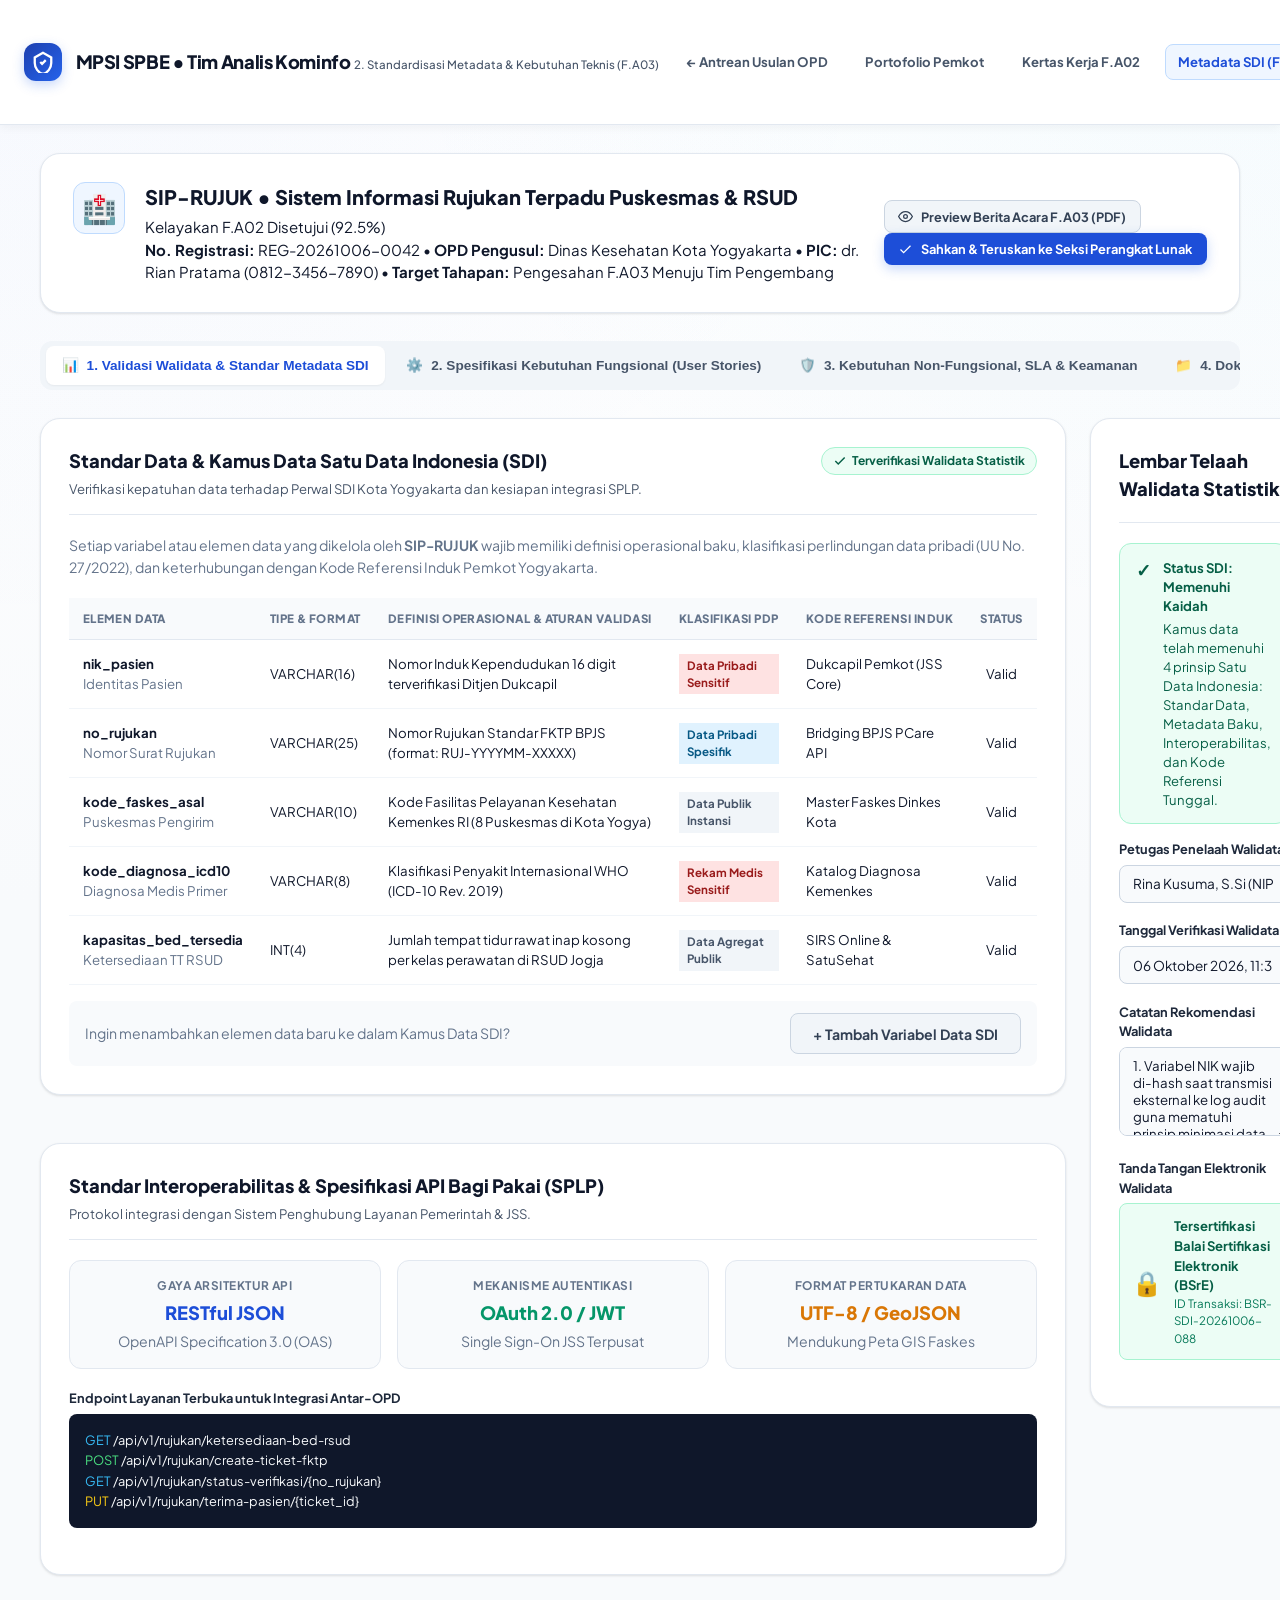
<file: prototype/fase-tengah/2-standardisasi-metadata-kebutuhan/metadata-kebutuhan-fa03.html>
<!DOCTYPE html>
<html lang="id">
<head>
  <meta charset="UTF-8">
  <meta name="viewport" content="width=device-width, initial-scale=1.0">
  <title>Spesifikasi Kebutuhan Sistem & Metadata SDI (Form F.A03) - Diskominfo Kota Yogyakarta</title>
  <meta name="description" content="Workbench Pengisian dan Validasi Spesifikasi Kebutuhan Sistem Terstruktur (Form F.A03) serta Penyelarasan Standar Metadata Satu Data Indonesia (Walidata Statistik).">
  <link rel="preconnect" href="https://fonts.googleapis.com">
  <link rel="preconnect" href="https://fonts.gstatic.com" crossorigin>
  <link href="https://fonts.googleapis.com/css2?family=Plus+Jakarta+Sans:wght@400;500;600;700;800&family=JetBrains+Mono:wght@500;600;700&display=swap" rel="stylesheet">
  <link rel="stylesheet" href="../tengah.css">
  <style>
    /* Section Steps Navigator */
    .fa03-nav-pill-group {
      display: grid;
      grid-template-columns: repeat(4, 1fr);
      gap: 0.35rem;
      background: #f1f5f9;
      padding: 0.35rem;
      border-radius: var(--radius-md);
      margin-bottom: 1.75rem;
      overflow: hidden;
    }
    .fa03-nav-pill {
      flex: 1;
      padding: 0.7rem 1rem;
      border-radius: var(--radius-sm);
      border: none;
      background: transparent;
      color: var(--text-secondary);
      font-size: 0.85rem;
      font-weight: 700;
      cursor: pointer;
      display: inline-flex;
      align-items: center;
      justify-content: center;
      gap: 0.5rem;
      transition: var(--transition-fast);
      white-space: nowrap;
    }
    .fa03-nav-pill:hover { color: #0f172a; }
    .fa03-nav-pill.active {
      background: #ffffff;
      color: var(--primary);
      box-shadow: var(--shadow-xs);
    }

    .fa03-step-pane {
      display: none;
    }
    .fa03-step-pane.active {
      display: block;
      animation: fadeIn 0.25s ease;
    }
    @keyframes fadeIn {
      from { opacity: 0; transform: translateY(4px); }
      to { opacity: 1; transform: translateY(0); }
    }

    /* Metadata SDI Element Table */
    .meta-table input, .meta-table select {
      width: 100%;
      padding: 0.45rem 0.65rem;
      border: 1px solid var(--border-color);
      border-radius: var(--radius-xs);
      font-size: 0.82rem;
      font-family: inherit;
      background: #ffffff;
    }
    .meta-table input:focus, .meta-table select:focus {
      outline: none;
      border-color: var(--primary);
      box-shadow: 0 0 0 2px rgba(29, 78, 216, 0.12);
    }

    .walidata-verif-badge {
      display: inline-flex;
      align-items: center;
      gap: 0.35rem;
      padding: 0.25rem 0.65rem;
      background: #ecfdf5;
      color: #065f46;
      border: 1px solid #a7f3d0;
      border-radius: 9999px;
      font-size: 0.75rem;
      font-weight: 700;
    }

    .walidata-verif-badge.pending {
      background: #fffbeb;
      color: #92400e;
      border-color: #fde68a;
    }

    .pdp-tag {
      display: inline-flex;
      padding: 0.2rem 0.5rem;
      border-radius: var(--radius-xs);
      font-size: 0.72rem;
      font-weight: 700;
      font-family: var(--font-mono);
    }
    .pdp-tag.sensitif { background: #fee2e2; color: #991b1b; }
    .pdp-tag.umum { background: #e0f2fe; color: #075985; }
    .pdp-tag.publik { background: #f1f5f9; color: #475569; }

    /* Requirement Row Item */
    .req-card {
      background: #ffffff;
      border: 1px solid var(--border-color);
      border-radius: var(--radius-md);
      padding: 1.25rem;
      margin-bottom: 1rem;
      transition: var(--transition-fast);
      position: relative;
    }
    .req-card:hover {
      border-color: #cbd5e1;
      box-shadow: var(--shadow-sm);
    }
    .req-card-header {
      display: flex;
      justify-content: space-between;
      align-items: center;
      margin-bottom: 0.75rem;
    }
    .req-id-badge {
      font-family: var(--font-mono);
      font-weight: 700;
      font-size: 0.78rem;
      padding: 0.2rem 0.5rem;
      background: #eff6ff;
      color: var(--primary);
      border-radius: var(--radius-xs);
    }
  </style>
</head>
<body>
  <!-- Top Navigation Header -->
  <header class="top-nav">
    <div class="nav-container">
      <div class="brand-group">
        <a href="index.html" class="brand-link">
          <div class="logo-shield">
            <svg width="22" height="22" viewBox="0 0 24 24" fill="none" stroke="currentColor" stroke-width="2.5"><path d="M12 2L3 7v6c0 5.55 3.84 10.74 9 12 5.16-1.26 9-6.45 9-12V7l-9-5z"/><path d="M9 12l2 2 4-4"/></svg>
          </div>
          <div class="brand-text">
            <span class="brand-title">MPSI SPBE &bull; Tim Analis Kominfo</span>
            <span class="brand-subtitle">2. Standardisasi Metadata & Kebutuhan Teknis (F.A03)</span>
          </div>
        </a>
      </div>

      <nav class="nav-menu">
        <a href="../1-kertas-kerja-asesmen-analis/index.html" class="nav-link">&larr; Antrean Usulan OPD</a>
        <a href="../1-kertas-kerja-asesmen-analis/katalog-portofolio-pemkot.html" class="nav-link">Portofolio Pemkot</a>
        <a href="../1-kertas-kerja-asesmen-analis/kertas-kerja-fa02.html" class="nav-link">Kertas Kerja F.A02</a>
        <a href="index.html" class="nav-link active">Metadata SDI (F.A03)</a>
      </nav>

      <div class="nav-actions">
        <a href="../1-kertas-kerja-asesmen-analis/kertas-kerja-fa02.html" class="btn btn-secondary btn-sm">
          &larr; Kertas Kerja F.A02
        </a>
        <div class="user-badge">
          <span class="user-badge-avatar" style="background:#059669;">WD</span>
          <div class="user-badge-text">
            <span class="user-badge-name">Rina Kusuma, S.Si</span>
            <span class="user-badge-role">Walidata Statistik & Analis</span>
          </div>
        </div>
      </div>
    </div>
  </header>

  <!-- Main Container -->
  <main class="page-container">

    <!-- Header Card Usulan yang Ditelaah -->
    <section class="workbench-header-card">
      <div class="wb-app-info">
        <div class="wb-app-avatar">🏥</div>
        <div class="wb-app-meta">
          <div class="wb-app-title-row">
            <h1 class="wb-app-title">SIP-RUJUK &bull; Sistem Informasi Rujukan Terpadu Puskesmas & RSUD</h1>
            <span class="status-pill status-approved">
              <span class="status-dot"></span>
              Kelayakan F.A02 Disetujui (92.5%)
            </span>
          </div>
          <div class="wb-app-sub">
            <span><strong>No. Registrasi:</strong> <span class="mono-text">REG-20261006-0042</span></span>
            <span>&bull;</span>
            <span><strong>OPD Pengusul:</strong> Dinas Kesehatan Kota Yogyakarta</span>
            <span>&bull;</span>
            <span><strong>PIC:</strong> dr. Rian Pratama (0812-3456-7890)</span>
            <span>&bull;</span>
            <span><strong>Target Tahapan:</strong> Pengesahan F.A03 Menuju Tim Pengembang</span>
          </div>
        </div>
      </div>

      <div class="wb-actions-right">
        <button type="button" class="btn btn-secondary btn-sm" id="btnPreviewFA03">
          <svg width="15" height="15" viewBox="0 0 24 24" fill="none" stroke="currentColor" stroke-width="2"><path d="M1 12s4-8 11-8 11 8 11 8-4 8-11 8-11-8-11-8z"/><circle cx="12" cy="12" r="3"/></svg>
          Preview Berita Acara F.A03 (PDF)
        </button>
        <button type="button" class="btn btn-primary btn-sm" id="btnSahkanFA03">
          <svg width="15" height="15" viewBox="0 0 24 24" fill="none" stroke="currentColor" stroke-width="2"><polyline points="20 6 9 17 4 12"/></svg>
          Sahkan & Teruskan ke Seksi Perangkat Lunak
        </button>
      </div>
    </section>

    <!-- Navigation Pills / Step Switcher -->
    <div class="fa03-nav-pill-group">
      <button type="button" class="fa03-nav-pill active" data-pane="pane-walidata">
        <span>📊</span> 1. Validasi Walidata & Standar Metadata SDI
      </button>
      <button type="button" class="fa03-nav-pill" data-pane="pane-fungsional">
        <span>⚙️</span> 2. Spesifikasi Kebutuhan Fungsional (User Stories)
      </button>
      <button type="button" class="fa03-nav-pill" data-pane="pane-nonfungsional">
        <span>🛡️</span> 3. Kebutuhan Non-Fungsional, SLA & Keamanan
      </button>
      <button type="button" class="fa03-nav-pill" data-pane="pane-repositori">
        <span>📁</span> 4. Dokumen KAK, Blueprint & Pengesahan Final
      </button>
    </div>

    <!-- PANE 1: VALIDASI WALIDATA & METADATA SDI -->
    <section class="fa03-step-pane active" id="pane-walidata">
      <div class="wb-grid">
        <div class="wb-col-left">

          <!-- Card SDI Summary -->
          <div class="panel">
            <div class="panel-header">
              <div class="panel-title-group">
                <h2 class="panel-title">Standar Data & Kamus Data Satu Data Indonesia (SDI)</h2>
                <p class="panel-subtitle">Verifikasi kepatuhan data terhadap Perwal SDI Kota Yogyakarta dan kesiapan integrasi SPLP.</p>
              </div>
              <span class="walidata-verif-badge">
                <svg width="14" height="14" viewBox="0 0 24 24" fill="none" stroke="currentColor" stroke-width="2.5"><polyline points="20 6 9 17 4 12"/></svg>
                Terverifikasi Walidata Statistik
              </span>
            </div>

            <div class="panel-body">
              <p class="text-sm text-muted" style="margin-bottom:1.25rem;">
                Setiap variabel atau elemen data yang dikelola oleh <strong>SIP-RUJUK</strong> wajib memiliki definisi operasional baku, klasifikasi perlindungan data pribadi (UU No. 27/2022), dan keterhubungan dengan Kode Referensi Induk Pemkot Yogyakarta.
              </p>

              <!-- Tabel Kamus Data Elemen SDI -->
              <div class="table-responsive">
                <table class="data-table meta-table" style="font-size:0.83rem;">
                  <thead>
                    <tr>
                      <th style="width:18%;">Elemen Data</th>
                      <th style="width:12%;">Tipe & Format</th>
                      <th>Definisi Operasional & Aturan Validasi</th>
                      <th style="width:18%;">Klasifikasi PDP</th>
                      <th style="width:16%;">Kode Referensi Induk</th>
                      <th style="width:10%; text-align:center;">Status</th>
                    </tr>
                  </thead>
                  <tbody id="sdiTableBody">
                    <tr>
                      <td>
                        <strong>nik_pasien</strong>
                        <div class="text-xs text-muted">Identitas Pasien</div>
                      </td>
                      <td><span class="mono-text">VARCHAR(16)</span></td>
                      <td>Nomor Induk Kependudukan 16 digit terverifikasi Ditjen Dukcapil</td>
                      <td><span class="pdp-tag sensitif">Data Pribadi Sensitif</span></td>
                      <td>Dukcapil Pemkot (JSS Core)</td>
                      <td style="text-align:center;"><span class="badge badge-emerald">Valid</span></td>
                    </tr>
                    <tr>
                      <td>
                        <strong>no_rujukan</strong>
                        <div class="text-xs text-muted">Nomor Surat Rujukan</div>
                      </td>
                      <td><span class="mono-text">VARCHAR(25)</span></td>
                      <td>Nomor Rujukan Standar FKTP BPJS (format: RUJ-YYYYMM-XXXXX)</td>
                      <td><span class="pdp-tag umum">Data Pribadi Spesifik</span></td>
                      <td>Bridging BPJS PCare API</td>
                      <td style="text-align:center;"><span class="badge badge-emerald">Valid</span></td>
                    </tr>
                    <tr>
                      <td>
                        <strong>kode_faskes_asal</strong>
                        <div class="text-xs text-muted">Puskesmas Pengirim</div>
                      </td>
                      <td><span class="mono-text">VARCHAR(10)</span></td>
                      <td>Kode Fasilitas Pelayanan Kesehatan Kemenkes RI (8 Puskesmas di Kota Yogya)</td>
                      <td><span class="pdp-tag publik">Data Publik Instansi</span></td>
                      <td>Master Faskes Dinkes Kota</td>
                      <td style="text-align:center;"><span class="badge badge-emerald">Valid</span></td>
                    </tr>
                    <tr>
                      <td>
                        <strong>kode_diagnosa_icd10</strong>
                        <div class="text-xs text-muted">Diagnosa Medis Primer</div>
                      </td>
                      <td><span class="mono-text">VARCHAR(8)</span></td>
                      <td>Klasifikasi Penyakit Internasional WHO (ICD-10 Rev. 2019)</td>
                      <td><span class="pdp-tag sensitif">Rekam Medis Sensitif</span></td>
                      <td>Katalog Diagnosa Kemenkes</td>
                      <td style="text-align:center;"><span class="badge badge-emerald">Valid</span></td>
                    </tr>
                    <tr>
                      <td>
                        <strong>kapasitas_bed_tersedia</strong>
                        <div class="text-xs text-muted">Ketersediaan TT RSUD</div>
                      </td>
                      <td><span class="mono-text">INT(4)</span></td>
                      <td>Jumlah tempat tidur rawat inap kosong per kelas perawatan di RSUD Jogja</td>
                      <td><span class="pdp-tag publik">Data Agregat Publik</span></td>
                      <td>SIRS Online & SatuSehat</td>
                      <td style="text-align:center;"><span class="badge badge-emerald">Valid</span></td>
                    </tr>
                  </tbody>
                </table>
              </div>

              <!-- Bar Tambah Elemen Data Baru -->
              <div style="margin-top:1rem; display:flex; justify-content:space-between; align-items:center; background:#f8fafc; padding:0.75rem 1rem; border-radius:var(--radius-sm); border:1px dashed var(--border-color);">
                <div class="text-xs text-muted">
                  Ingin menambahkan elemen data baru ke dalam Kamus Data SDI?
                </div>
                <button type="button" class="btn btn-secondary btn-xs" id="btnAddMetaElem">
                  + Tambah Variabel Data SDI
                </button>
              </div>

            </div>
          </div>

          <!-- Card Interoperabilitas & Format API (Bagi Pakai Data) -->
          <div class="panel" style="margin-top:1.5rem;">
            <div class="panel-header">
              <div class="panel-title-group">
                <h3 class="panel-title">Standar Interoperabilitas & Spesifikasi API Bagi Pakai (SPLP)</h3>
                <p class="panel-subtitle">Protokol integrasi dengan Sistem Penghubung Layanan Pemerintah & JSS.</p>
              </div>
            </div>
            <div class="panel-body">
              <div class="summary-grid" style="grid-template-columns: repeat(3, 1fr); gap:1rem; margin-bottom:1.25rem;">
                <div class="summary-metric-card">
                  <div class="summary-metric-label">Gaya Arsitektur API</div>
                  <div class="summary-metric-val" style="font-size:1.15rem; color:var(--primary);">RESTful JSON</div>
                  <div class="text-xs text-muted" style="margin-top:0.25rem;">OpenAPI Specification 3.0 (OAS)</div>
                </div>
                <div class="summary-metric-card">
                  <div class="summary-metric-label">Mekanisme Autentikasi</div>
                  <div class="summary-metric-val" style="font-size:1.15rem; color:#059669;">OAuth 2.0 / JWT</div>
                  <div class="text-xs text-muted" style="margin-top:0.25rem;">Single Sign-On JSS Terpusat</div>
                </div>
                <div class="summary-metric-card">
                  <div class="summary-metric-label">Format Pertukaran Data</div>
                  <div class="summary-metric-val" style="font-size:1.15rem; color:#d97706;">UTF-8 / GeoJSON</div>
                  <div class="text-xs text-muted" style="margin-top:0.25rem;">Mendukung Peta GIS Faskes</div>
                </div>
              </div>

              <div class="form-group">
                <label class="form-label">Endpoint Layanan Terbuka untuk Integrasi Antar-OPD</label>
                <div style="background:#0f172a; color:#f8fafc; padding:1rem; border-radius:var(--radius-sm); font-family:var(--font-mono); font-size:0.8rem; line-height:1.6;">
                  <span style="color:#38bdf8;">GET</span>  /api/v1/rujukan/ketersediaan-bed-rsud<br>
                  <span style="color:#4ade80;">POST</span> /api/v1/rujukan/create-ticket-fktp<br>
                  <span style="color:#38bdf8;">GET</span>  /api/v1/rujukan/status-verifikasi/{no_rujukan}<br>
                  <span style="color:#facc15;">PUT</span>  /api/v1/rujukan/terima-pasien/{ticket_id}
                </div>
              </div>
            </div>
          </div>

        </div>

        <!-- Right Column: Sidebar Rekomendasi Walidata -->
        <div class="wb-col-right">

          <div class="panel">
            <div class="panel-header">
              <h3 class="panel-title">Lembar Telaah Walidata Statistik</h3>
            </div>
            <div class="panel-body">
              <div class="info-callout info-callout-success" style="margin-bottom:1rem;">
                <div class="info-callout-icon">✓</div>
                <div>
                  <strong>Status SDI: Memenuhi Kaidah</strong>
                  <div class="text-xs" style="margin-top:0.25rem;">
                    Kamus data telah memenuhi 4 prinsip Satu Data Indonesia: Standar Data, Metadata Baku, Interoperabilitas, dan Kode Referensi Tunggal.
                  </div>
                </div>
              </div>

              <div class="form-group">
                <label class="form-label">Petugas Penelaah Walidata</label>
                <input type="text" class="form-input" value="Rina Kusuma, S.Si (NIP. 198804152011012003)" readonly style="background:#f8fafc;">
              </div>

              <div class="form-group">
                <label class="form-label">Tanggal Verifikasi Walidata</label>
                <input type="text" class="form-input" value="06 Oktober 2026, 11:30 WIB" readonly style="background:#f8fafc;">
              </div>

              <div class="form-group">
                <label class="form-label">Catatan Rekomendasi Walidata</label>
                <textarea class="form-textarea" rows="4" style="background:#f8fafc; font-size:0.83rem;" readonly>1. Variabel NIK wajib di-hash saat transmisi eksternal ke log audit guna mematuhi prinsip minimasi data PDP.
2. Kode Faskes wajib disinkronkan berkala via cron job mingguan ke API Master Faskes Kemenkes RI.
3. Ketersediaan Bed RSUD disetujui dipublikasikan ke Portal Open Data Kota Yogyakarta setiap 15 menit.</textarea>
              </div>

              <div class="form-group">
                <label class="form-label">Tanda Tangan Elektronik Walidata</label>
                <div style="background:#ecfdf5; border:1px solid #a7f3d0; border-radius:var(--radius-sm); padding:0.75rem; display:flex; align-items:center; gap:0.75rem;">
                  <span style="font-size:1.5rem;">🔒</span>
                  <div>
                    <div style="font-weight:700; font-size:0.82rem; color:#065f46;">Tersertifikasi Balai Sertifikasi Elektronik (BSrE)</div>
                    <div style="font-size:0.72rem; color:#047857;">ID Transaksi: BSR-SDI-20261006-088</div>
                  </div>
                </div>
              </div>

            </div>
          </div>

        </div>
      </div>
    </section>

    <!-- PANE 2: SPESIFIKASI KEBUTUHAN FUNGSIONAL (USER STORIES) -->
    <section class="fa03-step-pane" id="pane-fungsional">
      <div class="panel">
        <div class="panel-header">
          <div class="panel-title-group">
            <h2 class="panel-title">Matriks Spesifikasi Kebutuhan Fungsional (Functional Requirements)</h2>
            <p class="panel-subtitle">Daftar fungsi sistem yang wajib dibangun oleh tim pengembang perangkat lunak berdasarkan proses bisnis Dinkes.</p>
          </div>
          <button type="button" class="btn btn-secondary btn-sm" id="btnAddReqBtn">
            + Tambah Kebutuhan Baru
          </button>
        </div>
        <div class="panel-body">

          <!-- Requirement 1 -->
          <div class="req-card">
            <div class="req-card-header">
              <div style="display:flex; align-items:center; gap:0.75rem;">
                <span class="req-id-badge">REQ-F-01</span>
                <strong>Validasi & Entri Rujukan Pasien di Puskesmas (FKTP)</strong>
              </div>
              <span class="badge badge-indigo">Role: Petugas Puskesmas / Dokter Pemeriksa</span>
            </div>
            <p class="text-sm" style="color:var(--text-secondary); margin-bottom:0.75rem;">
              Sistem harus mampu menarik data kependudukan pasien secara otomatis melalui NIK (integrasi JSS Dukcapil) dan memvalidasi kepesertaan jaminan BPJS Kesehatan secara real-time via BPJS PCare API sebelum surat rujukan elektronik diterbitkan.
            </p>
            <div style="display:flex; gap:1.5rem; font-size:0.8rem; color:var(--text-muted); background:#f8fafc; padding:0.6rem 0.85rem; border-radius:var(--radius-xs);">
              <span><strong>Prioritas:</strong> <span style="color:#dc2626; font-weight:700;">Tinggi (Must Have)</span></span>
              <span><strong>Kriteria Keberhasilan:</strong> Durasi penarikan NIK &le; 1.5 detik, auto-fill nama, alamat, faskes induk.</span>
              <span><strong>Modul:</strong> Modul Intake Rujukan FKTP</span>
            </div>
          </div>

          <!-- Requirement 2 -->
          <div class="req-card">
            <div class="req-card-header">
              <div style="display:flex; align-items:center; gap:0.75rem;">
                <span class="req-id-badge">REQ-F-02</span>
                <strong>Pemberitahuan & Triase Terpadu Tim IGD / Spesialis RSUD</strong>
              </div>
              <span class="badge badge-indigo">Role: Dokter Spesialis / Perawat IGD RSUD</span>
            </div>
            <p class="text-sm" style="color:var(--text-secondary); margin-bottom:0.75rem;">
              Sistem harus menampilkan notifikasi suara dan visual peringatan rujukan darurat (Emergency Red Tag) di ruang IGD RSUD Yogyakarta, serta memungkinkan dokter spesialis memberikan advis awal (tindakan stabilisasi pra-rujukan) langsung melalui aplikasi sebelum pasien tiba.
            </p>
            <div style="display:flex; gap:1.5rem; font-size:0.8rem; color:var(--text-muted); background:#f8fafc; padding:0.6rem 0.85rem; border-radius:var(--radius-xs);">
              <span><strong>Prioritas:</strong> <span style="color:#dc2626; font-weight:700;">Tinggi (Must Have)</span></span>
              <span><strong>Kriteria Keberhasilan:</strong> Push notification WebSocket latency &le; 500ms, tombol konfirmasi respons satu ketukan.</span>
              <span><strong>Modul:</strong> Modul Triase & Advis Gawat Darurat</span>
            </div>
          </div>

          <!-- Requirement 3 -->
          <div class="req-card">
            <div class="req-card-header">
              <div style="display:flex; align-items:center; gap:0.75rem;">
                <span class="req-id-badge">REQ-F-03</span>
                <strong>Live Dashboard Kapasitas Bed & Ruang ICU/NICU Terkini</strong>
              </div>
              <span class="badge badge-indigo">Role: Operator Call Center PSC 119 & Publik</span>
            </div>
            <p class="text-sm" style="color:var(--text-secondary); margin-bottom:0.75rem;">
              Sistem harus menyajikan matriks live bed availability terintegrasi dengan SIMRS RSUD Jogja, memetakan ketersediaan ranjang isolasi, ICU, HCU, perinatologi secara berkala per 5 menit tanpa intervensi manual petugas.
            </p>
            <div style="display:flex; gap:1.5rem; font-size:0.8rem; color:var(--text-muted); background:#f8fafc; padding:0.6rem 0.85rem; border-radius:var(--radius-xs);">
              <span><strong>Prioritas:</strong> <span style="color:#d97706; font-weight:700;">Sedang (Should Have)</span></span>
              <span><strong>Kriteria Keberhasilan:</strong> Sinkronisasi API dua arah tanpa lag dan tersedia widget publik di JSS Mobile.</span>
              <span><strong>Modul:</strong> Modul Integrasi SIMRS Bed Monitoring</span>
            </div>
          </div>

          <!-- Requirement 4 -->
          <div class="req-card">
            <div class="req-card-header">
              <div style="display:flex; align-items:center; gap:0.75rem;">
                <span class="req-id-badge">REQ-F-04</span>
                <strong>Pelacakan Status Rujukan Mandiri oleh Pasien & Keluarga (via JSS)</strong>
              </div>
              <span class="badge badge-indigo">Role: Pasien / Masyarakat Kota Yogyakarta</span>
            </div>
            <p class="text-sm" style="color:var(--text-secondary); margin-bottom:0.75rem;">
              Pasien atau keluarga yang memiliki akun Jogja Smart Service (JSS) dapat memantau estimasi nomor antrean, jadwal dokter poli spesialis yang dituju, dan estimasi waktu penanganan rujukan langsung dari ponsel pintar mereka.
            </p>
            <div style="display:flex; gap:1.5rem; font-size:0.8rem; color:var(--text-muted); background:#f8fafc; padding:0.6rem 0.85rem; border-radius:var(--radius-xs);">
              <span><strong>Prioritas:</strong> <span style="color:#059669; font-weight:700;">Menengah (Nice to Have / Fase 2)</span></span>
              <span><strong>Kriteria Keberhasilan:</strong> Antarmuka ramah ponsel dengan integrasi Single Identity JSS.</span>
              <span><strong>Modul:</strong> Modul Portal Warga JSS Gateway</span>
            </div>
          </div>

        </div>
      </div>
    </section>

    <!-- PANE 3: KEBUTUHAN NON-FUNGSIONAL, SLA & KEAMANAN -->
    <section class="fa03-step-pane" id="pane-nonfungsional">
      <div class="panel">
        <div class="panel-header">
          <div class="panel-title-group">
            <h2 class="panel-title">Standar Kebutuhan Non-Fungsional (Non-Functional Requirements)</h2>
            <p class="panel-subtitle">Parameter performa, keandalan teknis, ketahanan siber, dan infrastruktur pusat data Pemkot.</p>
          </div>
        </div>
        <div class="panel-body">

          <div class="table-responsive">
            <table class="data-table" style="font-size:0.84rem;">
              <thead>
                <tr>
                  <th style="width:20%;">Dimensi NFR</th>
                  <th style="width:25%;">Parameter / Target Metrik</th>
                  <th>Spesifikasi Implementasi Tim Pengembang</th>
                  <th style="width:15%;">Tingkat Kritis</th>
                </tr>
              </thead>
              <tbody>
                <tr>
                  <td>
                    <strong>Ketersediaan & Keandalan (Availability)</strong>
                  </td>
                  <td>
                    <span class="mono-text">SLA &ge; 99.5%</span> (Downtime maks. 3.6 jam/bulan)
                  </td>
                  <td>Dijalankan pada klaster containerized OpenShift/Docker Swarm Data Center Diskominfo Kota Yogya dengan load balancing Nginx redundant.</td>
                  <td><span class="badge badge-red">Mission-Critical</span></td>
                </tr>
                <tr>
                  <td>
                    <strong>Kecepatan Tanggap (Response Time)</strong>
                  </td>
                  <td>
                    <span class="mono-text">Waktu respons API &le; 1.5 detik</span> pada 95th percentile
                  </td>
                  <td>Optimasi query database PostgreSQL, implementasi Redis Caching untuk ketersediaan bed, dan kompresi payload GZIP.</td>
                  <td><span class="badge badge-blue">Tinggi</span></td>
                </tr>
                <tr>
                  <td>
                    <strong>Beban Pengguna (Concurrent Users)</strong>
                  </td>
                  <td>
                    <span class="mono-text">1.000 concurrent sessions</span> tanpa degradasi memori
                  </td>
                  <td>Kapasitas alokasi server awal: 4 vCPU, 8 GB RAM, auto-scale horizontal hingga 3 replicas saat lonjakan wabah musiman.</td>
                  <td><span class="badge badge-amber">Sedang</span></td>
                </tr>
                <tr>
                  <td>
                    <strong>Keamanan & Kelaikan Siber (Cybersecurity)</strong>
                  </td>
                  <td>
                    <span class="mono-text">Zero High/Critical Vulnerability</span> (OWASP Top 10)
                  </td>
                  <td>Enkripsi TLS 1.3, proteksi CSRF, Content Security Policy (CSP), proteksi injeksi SQL via ORM Prisma/TypeORM, dan mandatory Pentest sebelum rilis.</td>
                  <td><span class="badge badge-red">Wajib Pentest</span></td>
                </tr>
                <tr>
                  <td>
                    <strong>Pencadangan & Pemulihan (Backup & DR)</strong>
                  </td>
                  <td>
                    <span class="mono-text">RPO &le; 1 Jam, RTO &le; 4 Jam</span>
                  </td>
                  <td>Automated snapshot harian MinIO Object Storage Pemkot, cadangan database off-site ke Data Center Sekunder Giwangan.</td>
                  <td><span class="badge badge-indigo">Penting</span></td>
                </tr>
                <tr>
                  <td>
                    <strong>Kepatuhan Regulasi & PDP</strong>
                  </td>
                  <td>
                    <span class="mono-text">UU No. 27/2022 (PDP) & Permenkes</span>
                  </td>
                  <td>Audit trail terenkripsi untuk seluruh akses rekam medis rujukan; pencatatan IP, waktu, identitas dokter pengakses yang tidak dapat diubah (immutable log).</td>
                  <td><span class="badge badge-emerald">Mandatori</span></td>
                </tr>
              </tbody>
            </table>
          </div>

          <!-- Matriks Manajemen Risiko & Ketergantungan -->
          <div style="margin-top:1.5rem; background:#f8fafc; border:1px solid var(--border-color); border-radius:var(--radius-md); padding:1.25rem;">
            <h4 style="font-size:0.95rem; font-weight:700; color:#0f172a; margin-bottom:0.75rem;">Matriks Mitigasi Risiko Ketergantungan Eksternal</h4>
            <div style="display:grid; grid-template-columns:1fr 1fr; gap:1rem; font-size:0.83rem;">
              <div style="background:#ffffff; border:1px solid var(--border-color); padding:0.85rem; border-radius:var(--radius-sm);">
                <strong style="color:#b91c1c;">Risiko 1: Kegagalan API BPJS PCare (Downtime Nasional)</strong>
                <p class="text-muted" style="margin-top:0.35rem; font-size:0.78rem;">
                  <strong>Mitigasi:</strong> Sediakan antrean asinkron (Message Queue RabbitMQ/BullMQ) dengan fallback mode darurat offline kartu fisik BPJS, sehingga rujukan pasien gawat darurat tidak boleh tertolak di loket IGD.
                </p>
              </div>
              <div style="background:#ffffff; border:1px solid var(--border-color); padding:0.85rem; border-radius:var(--radius-sm);">
                <strong style="color:#d97706;">Risiko 2: Keterbatasan Bandwidth Internet di Puskesmas Pembantu</strong>
                <p class="text-muted" style="margin-top:0.35rem; font-size:0.78rem;">
                  <strong>Mitigasi:</strong> Kompresi payload transmisi data, caching lokal browser (Service Worker PWA), dan prioritas rute VPN FO Pemerintah Kota Yogyakarta.
                </p>
              </div>
            </div>
          </div>

        </div>
      </div>
    </section>

    <!-- PANE 4: DOKUMEN KAK, BLUEPRINT & PENGESAHAN FINAL -->
    <section class="fa03-step-pane" id="pane-repositori">
      <div class="wb-grid">
        <div class="wb-col-left">

          <!-- Berkas Repositori -->
          <div class="panel">
            <div class="panel-header">
              <div class="panel-title-group">
                <h2 class="panel-title">Dokumen Pendukung & Repositori Arsitektur</h2>
                <p class="panel-subtitle">Berkas resmi Kerangka Acuan Kerja (KAK) dan rancang bangun arsitektur sistem.</p>
              </div>
            </div>
            <div class="panel-body">

              <div class="evidence-list" style="margin-bottom:1.5rem;">
                <div class="evidence-item">
                  <div class="evidence-icon">📄</div>
                  <div class="evidence-info">
                    <div class="evidence-name">KAK-Pengembangan-SIP-RUJUK-2026.pdf</div>
                    <div class="evidence-meta">Form F.P01 &bull; Diajukan Dinkes &bull; 4.2 MB &bull; Terverifikasi eOffice Pemkot</div>
                  </div>
                  <a href="#" class="btn btn-secondary btn-xs" onclick="alert('Mengunduh KAK resmi Form F.P01 Dinas Kesehatan...'); return false;">Unduh KAK</a>
                </div>

                <div class="evidence-item">
                  <div class="evidence-icon">🗺️</div>
                  <div class="evidence-info">
                    <div class="evidence-name">Blueprint-Arsitektur-Aplikasi-SIPRUJUK-v1.png</div>
                    <div class="evidence-meta">Diagram Arsitektur Komponen, SPLP, & JSS Gateway &bull; 2.8 MB</div>
                  </div>
                  <a href="#" class="btn btn-secondary btn-xs" onclick="alert('Membuka diagram blueprint arsitektur sistem...'); return false;">Lihat Diagram</a>
                </div>

                <div class="evidence-item">
                  <div class="evidence-icon">📑</div>
                  <div class="evidence-info">
                    <div class="evidence-name">Berita-Acara-Asesmen-FA02-TTE-Kabid.pdf</div>
                    <div class="evidence-meta">Kelayakan SPBE Diskominfo &bull; Skor 92.5/100 &bull; TTE Kabid Aptika &bull; 1.1 MB</div>
                  </div>
                  <a href="#" class="btn btn-secondary btn-xs" onclick="alert('Membuka Berita Acara F.A02 yang telah di-TTE Kabid Aptika...'); return false;">Buka Berita Acara</a>
                </div>
              </div>

              <!-- Upload Berkas Tambahan -->
              <div style="border:2px dashed var(--border-color); border-radius:var(--radius-md); padding:1.5rem; text-align:center; background:#f8fafc;">
                <div style="font-size:2rem; margin-bottom:0.5rem;">📤</div>
                <div style="font-weight:700; font-size:0.9rem; color:#0f172a;">Unggah Dokumen Tambahan Pengembang</div>
                <div class="text-xs text-muted" style="margin-top:0.25rem;">Format diperbolehkan: PDF, PNG, DOCX, ZIP (Maks 15 MB)</div>
                <button type="button" class="btn btn-secondary btn-xs" style="margin-top:0.75rem;" onclick="alert('Simulasi upload dokumen pengembang ke MinIO Object Storage...');">
                  Pilih Berkas Lampiran
                </button>
              </div>

            </div>
          </div>

        </div>

        <!-- Right Column: Final Handover Card -->
        <div class="wb-col-right">

          <div class="panel">
            <div class="panel-header">
              <h3 class="panel-title">Pengesahan Penyerahan ke Seksi Perangkat Lunak</h3>
            </div>
            <div class="panel-body">

              <div class="summary-metric-card" style="margin-bottom:1rem; text-align:left;">
                <div class="summary-metric-label">Status Alur MPSI SPBE</div>
                <div class="summary-metric-val" style="font-size:1.1rem; color:var(--primary); margin-top:0.25rem;">
                  Fase Tengah Menuju Hilir
                </div>
                <div class="text-xs text-muted" style="margin-top:0.35rem;">
                  Setelah disahkan, usulan ini resmi berpindah status menjadi <strong>Ready for Development</strong> dan masuk ke antrean sprint Seksi Pengembangan Perangkat Lunak Diskominfo.
                </div>
              </div>

              <div class="form-group">
                <label class="form-label">Nomor Dokumen F.A03 Resmi</label>
                <input type="text" class="form-input mono-text" value="BA-FA03/DKIS/X/2026/042" readonly style="background:#f8fafc;">
              </div>

              <div class="form-group">
                <label class="form-label">Tim Penerima (Seksi Perangkat Lunak)</label>
                <select class="form-select" id="targetDevLead">
                  <option value="lead-1" selected>Tim Software Eng 1 - Bp. Joko Santoso (Web & Fullstack)</option>
                  <option value="lead-2">Tim Software Eng 2 - Ibu Maya Indira (Mobile & JSS Services)</option>
                  <option value="lead-3">Tim Integrasi Data & API SPLP - Bp. Fajar Nugroho</option>
                </select>
              </div>

              <div class="form-group">
                <label class="form-label">Catatan Serah Terima Kebutuhan</label>
                <textarea class="form-textarea" rows="3" placeholder="Tuliskan catatan khusus untuk tim pengembang perangkat lunak...">Seluruh spesifikasi kebutuhan fungsional (4 user stories) dan kamus data SDI telah disetujui Walidata Statistik. Prioritas pengembangan sprint awal adalah modul intake puskesmas dan bridging BPJS PCare API.</textarea>
              </div>

              <div style="background:#ecfdf5; border:1px solid #a7f3d0; border-radius:var(--radius-sm); padding:0.85rem; margin-bottom:1.25rem;">
                <div style="display:flex; align-items:center; gap:0.5rem; font-weight:700; font-size:0.82rem; color:#065f46;">
                  <span>🔒</span> Penandatanganan Kolektif Terverifikasi
                </div>
                <div class="text-xs" style="color:#047857; margin-top:0.35rem; line-height:1.4;">
                  Dokumen F.A03 ini menggabungkan tanda tangan elektronik BSrE Analis SPBE, Walidata Statistik, dan Kepala Bidang TI & Komunikasi.
                </div>
              </div>

              <button type="button" class="btn btn-primary" style="width:100%; justify-content:center; padding:0.85rem;" id="btnFinalSubmitFaseHilir">
                <svg width="16" height="16" viewBox="0 0 24 24" fill="none" stroke="currentColor" stroke-width="2.5"><polyline points="20 6 9 17 4 12"/></svg>
                Sahkan & Alirkan ke Fase Hilir (Ready for Dev)
              </button>

            </div>
          </div>

        </div>
      </div>
    </section>

  </main>

  <!-- MODAL PREVIEW BERITA ACARA F.A03 RESMI KOP DISKOMINFO -->
  <div class="modal-overlay" id="modalFA03Preview">
    <div class="modal-container" style="max-width:850px;">
      <div class="modal-header">
        <div style="display:flex; align-items:center; gap:0.75rem;">
          <div class="pdf-tag">DOKUMEN RESMI PEMKOT</div>
          <strong style="font-size:0.95rem;">Spesifikasi Kebutuhan & Standar Data (Form F.A03)</strong>
        </div>
        <button type="button" class="btn btn-secondary btn-xs" id="btnCloseFA03Modal">&times; Tutup</button>
      </div>

      <div class="modal-body">
        <!-- Paper Kop Surat Resmi -->
        <div class="pdf-paper">
          <div class="pdf-kop">
            <div class="pdf-logo-box">🏛️</div>
            <div class="pdf-kop-text">
              <h2 class="pdf-kop-instansi">PEMERINTAH KOTA YOGYAKARTA</h2>
              <h1 class="pdf-kop-dinas">DINAS KOMUNIKASI INFORMATIKA DAN PERSANDIAN</h1>
              <p class="pdf-kop-alamat">Jl. Kenari No. 56 Kompleks Balai Kota Yogyakarta 55165 | Telp. (0274) 551230 | kominfo@jogjakota.go.id</p>
            </div>
          </div>

          <div class="pdf-doc-title">
            <h3>BERITA ACARA SPESIFIKASI KEBUTUHAN SISTEM & METADATA SDI</h3>
            <p>NOMOR: BA-FA03/DKIS/X/2026/042 &bull; FORM F.A03</p>
          </div>

          <div style="font-size:0.83rem; line-height:1.6; margin-bottom:1rem;">
            Pada hari ini, <strong>Selasa tanggal Enam bulan Oktober tahun Dua Ribu Dua Puluh Enam</strong>, bertempat di Kantor Dinas Komunikasi Informatika dan Persandian Kota Yogyakarta, telah dilakukan penyusunan, verifikasi kamus data Satu Data Indonesia, dan pembakuan spesifikasi kebutuhan sistem informasi sebagai berikut:
          </div>

          <table class="pdf-table">
            <tr>
              <td style="width:30%; font-weight:700;">Nama Sistem Informasi</td>
              <td>SIP-RUJUK (Sistem Informasi Rujukan Terpadu Puskesmas & RSUD)</td>
            </tr>
            <tr>
              <td style="font-weight:700;">Instansi Pengusul</td>
              <td>Dinas Kesehatan Kota Yogyakarta</td>
            </tr>
            <tr>
              <td style="font-weight:700;">Nomor Registrasi Usulan</td>
              <td><span class="mono-text">REG-20261006-0042</span> (Form F.A01)</td>
            </tr>
            <tr>
              <td style="font-weight:700;">Hasil Asesmen F.A02</td>
              <td><strong>Disetujui</strong> (Skor Kelayakan: 92.5/100 &bull; High Potential &bull; In-House)</td>
            </tr>
            <tr>
              <td style="font-weight:700;">Kesesuaian Metadata SDI</td>
              <td><strong>Memenuhi Kaidah Walidata Statistik</strong> (Kamus Data, Standar Data, Format SPLP)</td>
            </tr>
            <tr>
              <td style="font-weight:700;">Kebutuhan Fungsional Pokok</td>
              <td>4 Modul Utama (Intake FKTP, Triase IGD, Bed Monitoring SIMRS, Portal Warga JSS)</td>
            </tr>
            <tr>
              <td style="font-weight:700;">Standar Non-Fungsional</td>
              <td>SLA &ge; 99.5%, Waktu Respons API &le; 1.5s, TLS 1.3, Mandatory Pentest, UU 27/2022 PDP</td>
            </tr>
          </table>

          <div style="margin-top:1.5rem; display:flex; justify-content:space-between; text-align:center; font-size:0.8rem;">
            <div style="width:28%;">
              <div>Mengetahui,</div>
              <strong>Walidata Statistik</strong>
              <div style="margin:0.75rem 0; font-family:var(--font-mono); font-size:0.7rem; color:#059669; border:1px dashed #a7f3d0; padding:0.35rem; border-radius:4px;">
                🔒 TTE BSrE Terverifikasi<br>
                RINA KUSUMA, S.Si
              </div>
              <div>NIP. 198804152011012003</div>
            </div>

            <div style="width:28%;">
              <div>Disusun Oleh,</div>
              <strong>Analis SPBE Diskominfo</strong>
              <div style="margin:0.75rem 0; font-family:var(--font-mono); font-size:0.7rem; color:#059669; border:1px dashed #a7f3d0; padding:0.35rem; border-radius:4px;">
                🔒 TTE BSrE Terverifikasi<br>
                HENDRA WIJAYA, S.Kom
              </div>
              <div>NIP. 198407222009021001</div>
            </div>

            <div style="width:32%;">
              <div>Disetujui Oleh,</div>
              <strong>Kepala Bidang TI & Komunikasi</strong>
              <div style="margin:0.75rem 0; font-family:var(--font-mono); font-size:0.7rem; color:#059669; border:1px dashed #a7f3d0; padding:0.35rem; border-radius:4px;">
                🔒 TTE BSrE Terverifikasi<br>
                BAMBANG PRANOTO, M.Eng
              </div>
              <div>NIP. 197709122002121003</div>
            </div>
          </div>
        </div>
      </div>

      <div class="modal-footer">
        <button type="button" class="btn btn-secondary btn-sm" id="btnPrintFA03Doc" onclick="window.print();">
          🖨️ Cetak / Unduh PDF
        </button>
        <button type="button" class="btn btn-primary btn-sm" id="btnConfirmFromModal">
          Sahkan & Teruskan ke Seksi Perangkat Lunak &rarr;
        </button>
      </div>
    </div>
  </div>

  <script src="../tengah.js"></script>
</body>
</html>
</file>
<file: prototype/shared/css/apple-hig.css>
/* ==========================================================================
   APPLE HUMAN INTERFACE GUIDELINES (HIG) - DESIGN SYSTEM TOKEN
   Pemerintah Kota Yogyakarta - Dinas Komunikasi Informatika dan Persandian
   Standardisasi: Kepwal 108/2026 & Antigravity 2.0 Web Vibe
   ========================================================================== */

:root {
  /* 1. Default Theme: Yogyakarta Classic Navy (Light) */
  --theme-name: "Yogyakarta Classic Navy";
  --primary: #1E3A8A;
  --primary-hover: #172554;
  --primary-light: #EFF6FF;
  --primary-border: #BFDBFE;
  
  --accent: #2563EB;
  --accent-light: #DBEAFE;
  
  --success: #059669;
  --success-light: #D1FAE5;
  --success-border: #A7F3D0;
  
  --warning: #D97706;
  --warning-light: #FEF3C7;
  --warning-border: #FDE68A;
  
  --danger: #DC2626;
  --danger-light: #FEE2E2;
  --danger-border: #FECACA;
  
  --info: #0284C7;
  --info-light: #E0F2FE;
  --info-border: #BAE6FD;

  /* Surfaces & Backgrounds (Apple Frosted Glass) */
  --bg-app: #F8FAFC;
  --bg-surface: #FFFFFF;
  --bg-surface-elevated: #FFFFFF;
  --bg-glass: rgba(255, 255, 255, 0.78);
  --bg-glass-card: rgba(255, 255, 255, 0.88);
  --glass-blur: blur(24px) saturate(190%);
  --border-subtle: rgba(226, 232, 240, 0.8);
  --border-glass: rgba(255, 255, 255, 0.6);

  /* Typography Colors */
  --text-main: #0F172A;
  --text-muted: #64748B;
  --text-sub: #94A3B8;
  --text-inverse: #FFFFFF;

  /* Typography Fonts */
  --font-sans: -apple-system, BlinkMacSystemFont, "SF Pro Display", "SF Pro Text", "Plus Jakarta Sans", "Inter", sans-serif;
  --font-mono: "JetBrains Mono", "SF Mono", Menlo, Consolas, monospace;

  /* Radius (Apple Continuous Squircle) */
  --radius-xs: 6px;
  --radius-sm: 10px;
  --radius-md: 14px;
  --radius-lg: 18px;
  --radius-xl: 24px;
  --radius-full: 9999px;

  /* Shadows (Depth & Elevation) */
  --shadow-xs: 0 1px 2px rgba(0, 0, 0, 0.04);
  --shadow-sm: 0 2px 8px rgba(15, 23, 42, 0.06);
  --shadow-md: 0 8px 24px -4px rgba(15, 23, 42, 0.08), 0 2px 6px -1px rgba(15, 23, 42, 0.04);
  --shadow-lg: 0 20px 40px -8px rgba(15, 23, 42, 0.12), 0 4px 12px -2px rgba(15, 23, 42, 0.05);
  --shadow-float: 0 30px 60px -12px rgba(15, 23, 42, 0.18);
  --shadow-glow: 0 0 24px rgba(37, 99, 235, 0.25);

  /* Transitions */
  --transition-fast: 160ms cubic-bezier(0.16, 1, 0.3, 1);
  --transition-normal: 260ms cubic-bezier(0.16, 1, 0.3, 1);
  --transition-bounce: 400ms cubic-bezier(0.34, 1.56, 0.64, 1);
}

/* 2. Theme: Emerald Teal (Pilar Lingkungan & SDI) */
[data-theme="emerald"] {
  --theme-name: "Emerald Teal";
  --primary: #0D9488;
  --primary-hover: #115E59;
  --primary-light: #F0FDFA;
  --primary-border: #99F6E4;
  --accent: #059669;
  --bg-app: #F0FDFA;
  --text-main: #064E3B;
  --shadow-glow: 0 0 24px rgba(13, 148, 136, 0.25);
}

/* 3. Theme: Royal Modern Blue */
[data-theme="royal"] {
  --theme-name: "Royal Modern";
  --primary: #2563EB;
  --primary-hover: #1D4ED8;
  --primary-light: #EFF6FF;
  --primary-border: #BFDBFE;
  --accent: #4F46E5;
  --bg-app: #F8FAFC;
  --text-main: #1E1B4B;
  --shadow-glow: 0 0 24px rgba(37, 99, 235, 0.25);
}

/* 4. Theme: Kraton Heritage Gold */
[data-theme="kraton"] {
  --theme-name: "Kraton Heritage Gold";
  --primary: #B45309;
  --primary-hover: #92400E;
  --primary-light: #FFFBEB;
  --primary-border: #FDE68A;
  --accent: #D97706;
  --bg-app: #FFFDF7;
  --text-main: #451A03;
  --shadow-glow: 0 0 24px rgba(180, 83, 9, 0.25);
}

/* 5. Theme: Dark Midnight Pro (Apple macOS Dark Mode) */
[data-theme="dark-midnight"] {
  --theme-name: "Dark Midnight Pro";
  --primary: #3B82F6;
  --primary-hover: #60A5FA;
  --primary-light: rgba(59, 130, 246, 0.15);
  --primary-border: rgba(59, 130, 246, 0.35);
  --accent: #6366F1;
  --bg-app: #0B0F19;
  --bg-surface: #111827;
  --bg-surface-elevated: #1F2937;
  --bg-glass: rgba(17, 24, 39, 0.78);
  --bg-glass-card: rgba(31, 41, 55, 0.85);
  --border-subtle: rgba(255, 255, 255, 0.08);
  --border-glass: rgba(255, 255, 255, 0.12);
  --text-main: #F8FAFC;
  --text-muted: #94A3B8;
  --text-sub: #64748B;
  --shadow-sm: 0 4px 16px rgba(0, 0, 0, 0.4);
  --shadow-md: 0 10px 30px rgba(0, 0, 0, 0.5);
  --shadow-lg: 0 24px 48px rgba(0, 0, 0, 0.6);
  --shadow-glow: 0 0 28px rgba(59, 130, 246, 0.35);
}

/* 6. Theme: Dark Slate Developer */
[data-theme="dark-slate"] {
  --theme-name: "Dark Slate Dev";
  --primary: #10B981;
  --primary-hover: #34D399;
  --primary-light: rgba(16, 185, 129, 0.15);
  --primary-border: rgba(16, 185, 129, 0.3);
  --accent: #06B6D4;
  --bg-app: #0F172A;
  --bg-surface: #1E293B;
  --bg-surface-elevated: #334155;
  --bg-glass: rgba(30, 41, 59, 0.82);
  --bg-glass-card: rgba(51, 65, 85, 0.88);
  --border-subtle: rgba(255, 255, 255, 0.07);
  --text-main: #F1F5F9;
  --text-muted: #94A3B8;
  --shadow-glow: 0 0 28px rgba(16, 185, 129, 0.35);
}

/* ==========================================================================
   GLOBAL RESET & TYPOGRAPHY
   ========================================================================== */
*, *::before, *::after {
  box-sizing: border-box;
  margin: 0;
  padding: 0;
  -webkit-font-smoothing: antialiased;
  -moz-osx-font-smoothing: grayscale;
}

body {
  font-family: var(--font-sans);
  background-color: var(--bg-app);
  color: var(--text-main);
  line-height: 1.55;
  font-size: 14px;
  min-height: 100vh;
  display: flex;
  flex-direction: column;
  transition: background-color var(--transition-normal), color var(--transition-normal);
  background-image: 
    radial-gradient(at 0% 0%, rgba(37, 99, 235, 0.06) 0px, transparent 50%),
    radial-gradient(at 100% 100%, rgba(13, 148, 136, 0.05) 0px, transparent 50%);
  background-attachment: fixed;
}

/* Links & Buttons Reset */
a {
  color: inherit;
  text-decoration: none;
}

button, input, select, textarea {
  font-family: inherit;
  font-size: inherit;
  color: inherit;
}

/* Monospace Utilities */
.text-mono {
  font-family: var(--font-mono);
  letter-spacing: -0.02em;
}

/* ==========================================================================
   APPLE HIG COMPONENTS
   ========================================================================== */

/* 1. Frosted Glass Header Nav */
.apple-header {
  position: sticky;
  top: 0;
  z-index: 99;
  backdrop-filter: var(--glass-blur);
  -webkit-backdrop-filter: var(--glass-blur);
  background: var(--bg-glass);
  border-bottom: 1px solid var(--border-subtle);
  transition: all var(--transition-normal);
}

.apple-header-inner {
  max-width: 1320px;
  margin: 0 auto;
  padding: 12px 24px;
  display: flex;
  align-items: center;
  justify-content: space-between;
  gap: 16px;
}

.brand-badge-group {
  display: flex;
  align-items: center;
  gap: 12px;
}

.jogja-shield {
  width: 38px;
  height: 38px;
  background: linear-gradient(135deg, var(--primary), var(--accent));
  border-radius: var(--radius-md);
  display: flex;
  align-items: center;
  justify-content: center;
  color: #FFFFFF;
  box-shadow: var(--shadow-sm);
  font-weight: 800;
  font-size: 18px;
  letter-spacing: -0.04em;
  flex-shrink: 0;
}

.brand-info h1 {
  font-size: 15px;
  font-weight: 700;
  line-height: 1.2;
  color: var(--text-main);
  letter-spacing: -0.02em;
}

.brand-info span {
  font-size: 11px;
  color: var(--text-muted);
  font-weight: 500;
  display: block;
}

/* 2. Apple Cards & Surfaces */
.apple-card {
  background: var(--bg-surface);
  border: 1px solid var(--border-subtle);
  border-radius: var(--radius-xl);
  box-shadow: var(--shadow-sm);
  transition: transform var(--transition-normal), box-shadow var(--transition-normal), border-color var(--transition-normal);
  overflow: hidden;
}

.apple-card-glass {
  backdrop-filter: var(--glass-blur);
  -webkit-backdrop-filter: var(--glass-blur);
  background: var(--bg-glass-card);
  border: 1px solid var(--border-glass);
}

.apple-card:hover {
  box-shadow: var(--shadow-md);
}

.apple-card-hover:hover {
  transform: translateY(-2px);
  box-shadow: var(--shadow-lg);
  border-color: var(--primary-border);
}

/* 3. Squircle Buttons */
.btn-apple {
  display: inline-flex;
  align-items: center;
  justify-content: center;
  gap: 8px;
  padding: 10px 18px;
  border-radius: var(--radius-md);
  font-weight: 600;
  font-size: 13.5px;
  border: 1px solid transparent;
  cursor: pointer;
  transition: all var(--transition-fast);
  text-decoration: none;
  white-space: nowrap;
  user-select: none;
}

.btn-apple-primary {
  background: var(--primary);
  color: #FFFFFF;
  box-shadow: 0 2px 8px rgba(37, 99, 235, 0.25);
}

.btn-apple-primary:hover {
  background: var(--primary-hover);
  transform: translateY(-1px);
  box-shadow: 0 4px 14px rgba(37, 99, 235, 0.35);
}

.btn-apple-secondary {
  background: var(--primary-light);
  color: var(--primary);
  border-color: var(--primary-border);
}

.btn-apple-secondary:hover {
  background: var(--primary-border);
}

.btn-apple-ghost {
  background: transparent;
  color: var(--text-muted);
  border-color: var(--border-subtle);
}

.btn-apple-ghost:hover {
  background: var(--bg-surface-elevated);
  color: var(--text-main);
  border-color: var(--text-sub);
}

.btn-apple-success {
  background: var(--success);
  color: #FFFFFF;
}

.btn-apple-success:hover {
  background: #047857;
  transform: translateY(-1px);
}

.btn-apple-danger {
  background: var(--danger-light);
  color: var(--danger);
  border-color: var(--danger-border);
}

.btn-apple-danger:hover {
  background: var(--danger);
  color: #FFFFFF;
}

/* 4. Squircle Inputs */
.input-apple {
  width: 100%;
  padding: 10px 14px;
  border-radius: var(--radius-sm);
  border: 1.5px solid var(--border-subtle);
  background: var(--bg-surface);
  color: var(--text-main);
  font-size: 13.5px;
  outline: none;
  transition: border-color var(--transition-fast), box-shadow var(--transition-fast);
}

.input-apple:focus {
  border-color: var(--primary);
  box-shadow: 0 0 0 3.5px var(--primary-light);
}

.input-apple::placeholder {
  color: var(--text-sub);
}

/* 5. Pills & Badges */
.badge-apple {
  display: inline-flex;
  align-items: center;
  gap: 6px;
  padding: 4px 10px;
  border-radius: var(--radius-full);
  font-size: 12px;
  font-weight: 600;
  line-height: 1;
}

.badge-apple.blue {
  background: var(--primary-light);
  color: var(--primary);
  border: 1px solid var(--primary-border);
}

.badge-apple.green {
  background: var(--success-light);
  color: var(--success);
  border: 1px solid var(--success-border);
}

.badge-apple.amber {
  background: var(--warning-light);
  color: var(--warning);
  border: 1px solid var(--warning-border);
}

.badge-apple.red {
  background: var(--danger-light);
  color: var(--danger);
  border: 1px solid var(--danger-border);
}

.badge-apple.purple {
  background: #F3E8FF;
  color: #7E22CE;
  border: 1px solid #D8B4FE;
}

.badge-apple.gray {
  background: var(--bg-surface-elevated);
  color: var(--text-muted);
  border: 1px solid var(--border-subtle);
}

/* 6. Stepper Bar (Apple Progress Tracker) */
.apple-stepper {
  display: flex;
  align-items: center;
  justify-content: space-between;
  position: relative;
  margin: 24px 0 32px;
  padding: 0 16px;
}

.apple-stepper::before {
  content: "";
  position: absolute;
  top: 18px;
  left: 36px;
  right: 36px;
  height: 3px;
  background: var(--border-subtle);
  z-index: 1;
}

.step-node {
  position: relative;
  z-index: 2;
  display: flex;
  flex-direction: column;
  align-items: center;
  gap: 8px;
  cursor: pointer;
}

.step-circle {
  width: 36px;
  height: 36px;
  border-radius: var(--radius-full);
  background: var(--bg-surface);
  border: 2px solid var(--border-subtle);
  display: flex;
  align-items: center;
  justify-content: center;
  font-weight: 700;
  font-size: 13px;
  color: var(--text-muted);
  transition: all var(--transition-normal);
  box-shadow: var(--shadow-xs);
}

.step-node.active .step-circle {
  background: var(--primary);
  border-color: var(--primary);
  color: #FFFFFF;
  box-shadow: 0 0 0 5px var(--primary-light), var(--shadow-sm);
}

.step-node.completed .step-circle {
  background: var(--success);
  border-color: var(--success);
  color: #FFFFFF;
}

.step-label {
  font-size: 12px;
  font-weight: 600;
  color: var(--text-muted);
  text-align: center;
  white-space: nowrap;
}

.step-node.active .step-label {
  color: var(--text-main);
  font-weight: 700;
}

/* 7. Footer Apple HIG */
.apple-footer {
  margin-top: auto;
  border-top: 1px solid var(--border-subtle);
  background: var(--bg-surface);
  padding: 24px;
  text-align: center;
  color: var(--text-muted);
  font-size: 12.5px;
}

.apple-footer a {
  color: var(--primary);
  font-weight: 600;
}

.apple-footer a:hover {
  text-decoration: underline;
}
</file>
<file: prototype/fase-hulu/style.css>
/* ==========================================================================
   MPSI SPBE Kota Yogyakarta - Prototype Fase Hulu (Form F.A01)
   Design System: Clean, Bright & Professional GovTech (Apple HIG Light Aesthetic)
   Author: Tim SPBE Pemkot Yogyakarta
   ========================================================================== */

:root {
  /* Color Palette - Clean Light Mode */
  --bg-main: #f8fafc;
  --bg-card: #ffffff;
  --bg-card-subtle: #f1f5f9;
  --bg-card-hover: #ffffff;
  --bg-glass: rgba(255, 255, 255, 0.85);
  
  --border-subtle: #e2e8f0;
  --border-medium: #cbd5e1;
  --border-focus: #2563eb;

  /* Brand Accents */
  --primary: #1d4ed8;
  --primary-hover: #1e40af;
  --primary-light: #eff6ff;
  --primary-border: #bfdbfe;

  --accent-cyan: #0284c7;
  
  --success: #059669;
  --success-hover: #047857;
  --success-light: #ecfdf5;
  --success-border: #a7f3d0;

  --warning: #d97706;
  --warning-light: #fffbeb;
  --warning-border: #fde68a;

  --danger: #dc2626;
  --danger-light: #fef2f2;
  --danger-border: #fecaca;

  /* Typography Colors - Crisp High Contrast */
  --text-main: #0f172a;       /* Deep slate ink */
  --text-secondary: #475569;  /* Muted slate */
  --text-muted: #64748b;      /* Light slate */
  --text-subtle: #94a3b8;

  /* Layout & Elevations */
  --radius-sm: 8px;
  --radius-md: 12px;
  --radius-lg: 16px;
  --radius-xl: 20px;
  
  --shadow-xs: 0 1px 2px rgba(0, 0, 0, 0.05);
  --shadow-sm: 0 1px 3px rgba(0, 0, 0, 0.08), 0 1px 2px rgba(0, 0, 0, 0.04);
  --shadow-md: 0 4px 16px rgba(0, 0, 0, 0.06), 0 2px 6px rgba(0, 0, 0, 0.04);
  --shadow-lg: 0 12px 32px rgba(15, 23, 42, 0.08), 0 4px 12px rgba(15, 23, 42, 0.04);
  --shadow-xl: 0 24px 48px rgba(15, 23, 42, 0.12);

  --transition-fast: 0.15s ease;
  --transition-normal: 0.25s cubic-bezier(0.4, 0, 0.2, 1);
}

/* Global Reset & Base */
*, *::before, *::after {
  box-sizing: border-box;
  margin: 0;
  padding: 0;
}

body {
  font-family: 'Plus Jakarta Sans', -apple-system, BlinkMacSystemFont, 'Segoe UI', Roboto, sans-serif;
  background-color: var(--bg-main);
  background-image: 
    radial-gradient(at 0% 0%, rgba(37, 99, 235, 0.04) 0px, transparent 50%),
    radial-gradient(at 100% 0%, rgba(14, 165, 233, 0.04) 0px, transparent 50%),
    linear-gradient(180deg, #ffffff 0%, #f8fafc 100%);
  background-attachment: fixed;
  color: var(--text-main);
  line-height: 1.5;
  font-size: 15px;
  min-height: 100vh;
  display: flex;
  flex-direction: column;
}

/* Typography Utilities */
.text-mono {
  font-family: 'JetBrains Mono', monospace;
}
.text-accent {
  color: var(--primary);
  font-weight: 700;
}
.text-success {
  color: var(--success);
  font-weight: 600;
}
.uppercase {
  text-transform: uppercase;
}

/* Top Navigation Bar */
.top-nav {
  position: sticky;
  top: 0;
  z-index: 100;
  backdrop-filter: blur(16px);
  -webkit-backdrop-filter: blur(16px);
  background: rgba(255, 255, 255, 0.92);
  border-bottom: 1px solid var(--border-subtle);
  box-shadow: var(--shadow-xs);
  padding: 0.75rem 1.75rem;
}

.nav-container {
  max-width: 1200px;
  margin: 0 auto;
  display: flex;
  align-items: center;
  justify-content: space-between;
  gap: 1rem;
}

.brand-group {
  display: flex;
  align-items: center;
  gap: 0.875rem;
}

.logo-shield {
  width: 42px;
  height: 42px;
  border-radius: var(--radius-md);
  background: linear-gradient(135deg, #1e40af, #2563eb);
  display: flex;
  align-items: center;
  justify-content: center;
  color: #fff;
  box-shadow: 0 4px 12px rgba(37, 99, 235, 0.25);
}

.brand-text {
  display: flex;
  flex-direction: column;
}

.brand-title {
  font-size: 1.18rem;
  font-weight: 800;
  letter-spacing: -0.02em;
  color: #0f172a;
}

.brand-subtitle {
  font-size: 0.75rem;
  color: var(--text-secondary);
  font-weight: 500;
}

.nav-center-badge {
  display: flex;
  align-items: center;
  gap: 0.5rem;
  background: #f1f5f9;
  padding: 0.35rem 0.85rem;
  border-radius: 9999px;
  border: 1px solid var(--border-subtle);
}

.phase-tag {
  font-size: 0.72rem;
  font-weight: 800;
  letter-spacing: 0.05em;
  color: var(--primary);
}

.form-badge {
  font-size: 0.75rem;
  color: var(--text-secondary);
  border-left: 1px solid var(--border-medium);
  padding-left: 0.5rem;
  font-weight: 500;
}

.nav-actions {
  display: flex;
  align-items: center;
  gap: 0.875rem;
}

.sso-badge {
  display: flex;
  align-items: center;
  gap: 0.65rem;
  background: #ffffff;
  padding: 0.4rem 0.85rem;
  border-radius: 9999px;
  border: 1px solid var(--border-subtle);
  box-shadow: var(--shadow-xs);
  cursor: pointer;
  transition: var(--transition-fast);
}

.sso-badge:hover {
  background: #f8fafc;
  border-color: var(--border-medium);
}

.sso-avatar {
  width: 26px;
  height: 26px;
  border-radius: 50%;
  background: #f59e0b;
  color: #ffffff;
  font-size: 0.65rem;
  font-weight: 800;
  display: flex;
  align-items: center;
  justify-content: center;
}

.sso-info {
  display: flex;
  flex-direction: column;
}

.sso-name {
  font-size: 0.8rem;
  font-weight: 700;
  color: var(--text-main);
  line-height: 1.1;
}

.sso-opd {
  font-size: 0.68rem;
  color: var(--text-secondary);
}

.sso-status-dot {
  width: 8px;
  height: 8px;
  border-radius: 50%;
  background: var(--success);
  box-shadow: 0 0 6px rgba(5, 150, 105, 0.5);
}

.btn-ghost-sm {
  background: #ffffff;
  border: 1px solid var(--border-subtle);
  color: var(--text-secondary);
  padding: 0.45rem 0.85rem;
  border-radius: var(--radius-sm);
  cursor: pointer;
  display: inline-flex;
  align-items: center;
  gap: 0.4rem;
  font-size: 0.78rem;
  font-weight: 600;
  box-shadow: var(--shadow-xs);
  transition: var(--transition-fast);
}

.btn-ghost-sm:hover {
  color: var(--text-main);
  background: #f1f5f9;
  border-color: var(--border-medium);
}

/* Page Layout */
.page-container {
  max-width: 1120px;
  margin: 2rem auto 3.5rem;
  padding: 0 1.25rem;
  flex: 1;
  width: 100%;
}

.page-header {
  display: flex;
  justify-content: space-between;
  align-items: flex-start;
  gap: 1.5rem;
  margin-bottom: 2rem;
}

.badge-row {
  display: flex;
  gap: 0.5rem;
  margin-bottom: 0.75rem;
  flex-wrap: wrap;
}

.badge-soft {
  font-size: 0.73rem;
  font-weight: 700;
  padding: 0.3rem 0.75rem;
  border-radius: 9999px;
  letter-spacing: 0.02em;
}

.badge-soft.blue {
  background: var(--primary-light);
  color: var(--primary);
  border: 1px solid var(--primary-border);
}

.badge-soft.green {
  background: var(--success-light);
  color: #065f46;
  border: 1px solid var(--success-border);
}

.badge-soft.amber {
  background: var(--warning-light);
  color: #92400e;
  border: 1px solid var(--warning-border);
}

.page-title {
  font-size: 2rem;
  font-weight: 800;
  letter-spacing: -0.03em;
  margin-bottom: 0.5rem;
  color: #0f172a;
}

.page-desc {
  font-size: 0.98rem;
  color: var(--text-secondary);
  max-width: 700px;
  line-height: 1.6;
}

.quick-meta-card {
  background: #ffffff;
  border: 1px solid var(--border-subtle);
  border-radius: var(--radius-md);
  padding: 1rem 1.35rem;
  display: flex;
  flex-direction: column;
  gap: 0.75rem;
  min-width: 230px;
  box-shadow: var(--shadow-sm);
}

.meta-item {
  display: flex;
  flex-direction: column;
}

.meta-label {
  font-size: 0.72rem;
  color: var(--text-muted);
  text-transform: uppercase;
  letter-spacing: 0.05em;
  font-weight: 600;
  margin-bottom: 0.15rem;
}

.meta-value {
  font-size: 1rem;
  font-weight: 800;
  color: #0f172a;
}

/* Stepper Progress Bar - Dinamis 100% Fit & Tanpa Scroll Horizontal */
.stepper-bar {
  display: grid;
  grid-template-columns: repeat(5, 1fr);
  gap: 0.5rem;
  background: #ffffff;
  border: 1px solid var(--border-subtle);
  border-radius: var(--radius-lg);
  padding: 0.65rem 0.75rem;
  margin-bottom: 2rem;
  box-shadow: var(--shadow-sm);
  overflow: hidden; /* Hilangkan scrollbar horizontal */
}

.step-item {
  display: flex;
  align-items: center;
  gap: 0.65rem;
  padding: 0.6rem 0.75rem;
  border-radius: var(--radius-md);
  cursor: pointer;
  transition: var(--transition-fast);
  border: 1.5px solid transparent;
  background: transparent;
  min-width: 0;
  user-select: none;
  opacity: 0.65;
}

.step-item:hover {
  background: #f8fafc;
  opacity: 0.9;
}

.step-item.active {
  background: #eff6ff;
  border-color: #93c5fd;
  opacity: 1;
}

.step-item.completed {
  background: #f8fafc;
  opacity: 0.95;
}

.step-num {
  width: 28px;
  height: 28px;
  border-radius: 50%;
  background: #f1f5f9;
  border: 1.5px solid var(--border-medium);
  color: var(--text-secondary);
  font-size: 0.8rem;
  font-weight: 800;
  display: flex;
  align-items: center;
  justify-content: center;
  flex-shrink: 0;
  transition: var(--transition-fast);
}

.step-item.active .step-num {
  background: var(--primary);
  border-color: var(--primary);
  color: #ffffff;
  box-shadow: 0 2px 8px rgba(37, 99, 235, 0.35);
}

.step-item.completed .step-num {
  background: var(--success);
  border-color: var(--success);
  color: #ffffff;
}

.step-labels {
  display: flex;
  flex-direction: column;
  min-width: 0;
  overflow: hidden;
}

.step-title {
  font-size: 0.82rem;
  font-weight: 800;
  color: #0f172a;
  white-space: nowrap;
  overflow: hidden;
  text-overflow: ellipsis;
}

.step-sub {
  font-size: 0.68rem;
  color: var(--text-muted);
  white-space: nowrap;
  overflow: hidden;
  text-overflow: ellipsis;
}

.step-divider {
  display: none;
}

/* Glass Card & Panels - Pure White Clean */
.card-glass {
  background: #ffffff;
  border: 1px solid var(--border-subtle);
  border-radius: var(--radius-xl);
  box-shadow: var(--shadow-md);
  padding: 2.5rem;
}

.step-content {
  border: none;
  display: none;
  animation: fadeIn 0.3s ease;
}

.step-content.active {
  display: block;
}

@keyframes fadeIn {
  from { opacity: 0; transform: translateY(6px); }
  to { opacity: 1; transform: translateY(0); }
}

.step-panel-header {
  display: flex;
  justify-content: space-between;
  align-items: flex-start;
  margin-bottom: 1.75rem;
  padding-bottom: 1.15rem;
  border-bottom: 1px solid var(--border-subtle);
}

.section-title {
  font-size: 1.35rem;
  font-weight: 800;
  letter-spacing: -0.02em;
  color: #0f172a;
  margin-bottom: 0.3rem;
}

.section-sub {
  font-size: 0.9rem;
  color: var(--text-secondary);
}

.section-tag {
  font-size: 0.78rem;
  font-weight: 700;
  background: #f1f5f9;
  padding: 0.35rem 0.85rem;
  border-radius: 9999px;
  color: var(--text-secondary);
  border: 1px solid var(--border-subtle);
}

/* Info Banners - Bright Clean Tints */
.info-banner {
  display: flex;
  align-items: flex-start;
  gap: 0.85rem;
  padding: 0.95rem 1.25rem;
  border-radius: var(--radius-md);
  margin-bottom: 1.75rem;
  font-size: 0.88rem;
  line-height: 1.5;
}

.info-banner svg {
  flex-shrink: 0;
  margin-top: 0.15rem;
}

.blue-banner {
  background: #eff6ff;
  border: 1px solid #bfdbfe;
  color: #1e40af;
}

.amber-banner {
  background: #fffbeb;
  border: 1px solid #fde68a;
  color: #92400e;
}

/* Form Grid & Elements - Clean Slate & White */
.form-grid {
  display: grid;
  grid-template-columns: repeat(12, 1fr);
  gap: 1.35rem;
}

.col-span-4 { grid-column: span 4; }
.col-span-6 { grid-column: span 6; }
.col-span-8 { grid-column: span 8; }
.col-span-12 { grid-column: span 12; }

.form-grid > .form-group:not([class*="col-span"]) {
  grid-column: span 6;
}

@media (max-width: 860px) {
  .col-span-4, .col-span-6, .col-span-8 {
    grid-column: span 12;
  }
  .page-header {
    flex-direction: column;
  }
  .stepper-bar {
    padding: 0.5rem;
    gap: 0.25rem;
  }
  .step-item {
    padding: 0.45rem 0.35rem;
    gap: 0.4rem;
  }
  .step-sub {
    display: none;
  }
}

.form-group {
  display: flex;
  flex-direction: column;
  gap: 0.45rem;
}

.form-label {
  font-size: 0.85rem;
  font-weight: 700;
  color: #1e293b;
}

.form-label.required::after {
  content: " *";
  color: var(--danger);
}

.form-control, .form-select {
  width: 100%;
  background: #ffffff;
  border: 1px solid var(--border-medium);
  color: #0f172a;
  padding: 0.72rem 1rem;
  border-radius: var(--radius-sm);
  font-size: 0.9rem;
  font-family: inherit;
  box-shadow: var(--shadow-xs);
  transition: var(--transition-fast);
}

.form-control:focus, .form-select:focus {
  outline: none;
  border-color: var(--primary);
  box-shadow: 0 0 0 3px rgba(37, 99, 235, 0.18);
}

.form-control[readonly] {
  background: #f8fafc;
  color: #475569;
  border-color: var(--border-subtle);
  cursor: not-allowed;
}

textarea.form-control {
  min-height: 130px;
  line-height: 1.6;
  padding: 0.85rem 1rem;
  resize: vertical;
}

#appBackground {
  min-height: 155px;
}

#appObjective {
  min-height: 130px;
}

.form-hint {
  font-size: 0.75rem;
  color: var(--text-muted);
}

.input-with-button {
  display: flex;
  gap: 0.5rem;
}

.input-with-button .form-control {
  flex: 1;
}

/* Document Upload Grid - Clean White Cards */
.doc-upload-grid {
  display: grid;
  grid-template-columns: repeat(2, 1fr);
  gap: 1.35rem;
  margin-bottom: 1.75rem;
}

@media (max-width: 768px) {
  .doc-upload-grid {
    grid-template-columns: 1fr;
  }
}

.doc-card {
  background: #ffffff;
  border: 1px solid var(--border-subtle);
  border-radius: var(--radius-md);
  padding: 1.35rem;
  display: flex;
  flex-direction: column;
  gap: 0.85rem;
  box-shadow: var(--shadow-xs);
  transition: var(--transition-normal);
}

.doc-card:hover {
  border-color: #93c5fd;
  box-shadow: var(--shadow-sm);
  transform: translateY(-1px);
}

.doc-card-top {
  display: flex;
  align-items: flex-start;
  gap: 0.85rem;
}

.doc-icon {
  width: 38px;
  height: 38px;
  border-radius: var(--radius-sm);
  background: #eff6ff;
  border: 1px solid #dbeafe;
  color: var(--primary);
  display: flex;
  align-items: center;
  justify-content: center;
  flex-shrink: 0;
}

.doc-title {
  font-size: 0.92rem;
  font-weight: 700;
  color: #0f172a;
  margin-bottom: 0.2rem;
}

.doc-badge {
  font-size: 0.68rem;
  font-weight: 700;
  padding: 0.2rem 0.55rem;
  border-radius: 9999px;
  display: inline-block;
}

.required-badge {
  background: #fef2f2;
  color: #b91c1c;
  border: 1px solid #fecaca;
}

.optional-badge {
  background: #f1f5f9;
  color: #475569;
  border: 1px solid #cbd5e1;
}

.doc-desc {
  font-size: 0.8rem;
  color: var(--text-secondary);
  line-height: 1.45;
  flex: 1;
}

.upload-dropzone {
  border: 1.5px dashed #cbd5e1;
  border-radius: var(--radius-sm);
  padding: 0.9rem;
  text-align: center;
  cursor: pointer;
  background: #f8fafc;
  transition: var(--transition-fast);
}

.upload-dropzone:hover {
  border-color: var(--primary);
  background: #eff6ff;
}

.file-input-hidden {
  display: none;
}

.drop-prompt {
  display: flex;
  align-items: center;
  justify-content: center;
  gap: 0.5rem;
  font-size: 0.8rem;
  font-weight: 600;
  color: var(--text-secondary);
}

.file-preview-pill {
  display: none;
  align-items: center;
  justify-content: space-between;
  background: #ecfdf5;
  border: 1px solid #a7f3d0;
  border-radius: var(--radius-sm);
  padding: 0.5rem 0.85rem;
  font-size: 0.78rem;
}

.file-preview-pill.active {
  display: flex;
}

.file-pill-name {
  font-weight: 700;
  color: #065f46;
  max-width: 190px;
  overflow: hidden;
  text-overflow: ellipsis;
  white-space: nowrap;
}

.file-pill-size {
  color: #047857;
  font-weight: 500;
}

.file-pill-status {
  font-weight: 700;
  color: #059669;
}

/* eOffice Card - Clean Professional */
.eoffice-card {
  background: #f8fafc;
  border: 1px solid var(--border-subtle);
  border-radius: var(--radius-lg);
  padding: 1.6rem;
  margin-bottom: 1.75rem;
}

.eoffice-header {
  display: flex;
  align-items: center;
  gap: 0.85rem;
  margin-bottom: 1.35rem;
  padding-bottom: 0.95rem;
  border-bottom: 1px solid var(--border-subtle);
}

.eoffice-logo {
  background: #ea580c;
  color: #ffffff;
  font-weight: 900;
  font-size: 0.82rem;
  padding: 0.35rem 0.7rem;
  border-radius: var(--radius-sm);
  letter-spacing: -0.02em;
}

.eoffice-title h3 {
  font-size: 1.05rem;
  font-weight: 800;
  color: #0f172a;
}

.eoffice-title span {
  font-size: 0.78rem;
  color: var(--text-secondary);
}

.status-pill {
  margin-left: auto;
  font-size: 0.72rem;
  font-weight: 700;
  padding: 0.25rem 0.7rem;
  border-radius: 9999px;
}

.active-pill {
  background: #ecfdf5;
  color: #047857;
  border: 1px solid #a7f3d0;
}

.validation-result-box {
  display: flex;
  align-items: flex-start;
  gap: 0.85rem;
  background: #ecfdf5;
  border: 1px solid #a7f3d0;
  padding: 0.95rem 1.15rem;
  border-radius: var(--radius-sm);
  font-size: 0.85rem;
  line-height: 1.5;
}

.val-icon {
  font-size: 1.15rem;
}

.val-detail strong {
  display: block;
  color: #065f46;
  margin-bottom: 0.2rem;
}

.val-detail span {
  color: #1e293b;
}

/* Summary Box */
.summary-box {
  background: #f8fafc;
  border: 1px solid var(--border-subtle);
  border-radius: var(--radius-md);
  padding: 1.35rem;
  margin-bottom: 1.75rem;
}

.summary-title {
  font-size: 1rem;
  font-weight: 800;
  color: #0f172a;
  margin-bottom: 0.95rem;
}

.summary-grid {
  display: grid;
  grid-template-columns: repeat(2, 1fr);
  gap: 1rem;
}

@media (max-width: 640px) {
  .summary-grid {
    grid-template-columns: 1fr;
  }
}

.summary-item {
  display: flex;
  flex-direction: column;
}

.sum-label {
  font-size: 0.73rem;
  color: var(--text-muted);
  text-transform: uppercase;
  letter-spacing: 0.05em;
  font-weight: 600;
  margin-bottom: 0.2rem;
}

.sum-val {
  font-size: 0.92rem;
  font-weight: 700;
  color: #1e293b;
}

/* Checkbox Declaration */
.declaration-box {
  margin-bottom: 1.85rem;
}

.checkbox-container {
  display: flex;
  align-items: flex-start;
  gap: 0.75rem;
  cursor: pointer;
  font-size: 0.85rem;
  color: #334155;
  line-height: 1.5;
}

.checkbox-container input {
  width: 18px;
  height: 18px;
  margin-top: 0.15rem;
  accent-color: var(--primary);
  flex-shrink: 0;
}

/* Footer Action Buttons */
.form-footer-actions {
  display: flex;
  justify-content: space-between;
  align-items: center;
  padding-top: 1.75rem;
  border-top: 1px solid var(--border-subtle);
  gap: 1rem;
  flex-wrap: wrap;
}

.btn-group-right {
  display: flex;
  align-items: center;
  gap: 0.75rem;
}

.btn {
  display: inline-flex;
  align-items: center;
  justify-content: center;
  gap: 0.5rem;
  font-family: inherit;
  font-size: 0.9rem;
  font-weight: 700;
  padding: 0.72rem 1.45rem;
  border-radius: var(--radius-sm);
  border: 1px solid transparent;
  cursor: pointer;
  transition: var(--transition-fast);
  white-space: nowrap;
}

.btn-primary {
  background: var(--primary);
  color: #ffffff;
  box-shadow: 0 4px 12px rgba(37, 99, 235, 0.25);
}

.btn-primary:hover {
  background: var(--primary-hover);
  box-shadow: 0 6px 16px rgba(37, 99, 235, 0.35);
}

.btn-secondary {
  background: #f1f5f9;
  color: #334155;
  border-color: #cbd5e1;
}

.btn-secondary:hover {
  background: #e2e8f0;
  color: #0f172a;
}

.btn-outline {
  background: #ffffff;
  color: var(--primary);
  border-color: #93c5fd;
  box-shadow: var(--shadow-xs);
}

.btn-outline:hover {
  background: #eff6ff;
  border-color: var(--primary);
}

.btn-success {
  background: var(--success);
  color: #ffffff;
  box-shadow: 0 4px 12px rgba(5, 150, 105, 0.25);
}

.btn-success:hover {
  background: var(--success-hover);
  box-shadow: 0 6px 16px rgba(5, 150, 105, 0.35);
}

/* Step 5: Success Layout - Clean & Trustworthy */
.success-wrap {
  text-align: center;
  max-width: 660px;
  margin: 1.25rem auto;
  display: flex;
  flex-direction: column;
  align-items: center;
}

.success-icon-badge {
  width: 76px;
  height: 76px;
  border-radius: 50%;
  background: #ecfdf5;
  border: 2px solid var(--success);
  color: var(--success);
  display: flex;
  align-items: center;
  justify-content: center;
  margin-bottom: 1.25rem;
  box-shadow: 0 0 20px rgba(5, 150, 105, 0.2);
  animation: pulseScale 2s infinite;
}

@keyframes pulseScale {
  0% { transform: scale(1); }
  50% { transform: scale(1.05); }
  100% { transform: scale(1); }
}

.success-title {
  font-size: 1.75rem;
  font-weight: 800;
  color: #0f172a;
  margin: 0.85rem 0 0.5rem;
  letter-spacing: -0.02em;
}

.success-desc {
  font-size: 0.98rem;
  color: var(--text-secondary);
  line-height: 1.6;
  margin-bottom: 2rem;
}

.ticket-card {
  width: 100%;
  background: #f8fafc;
  border: 1px solid var(--border-subtle);
  border-radius: var(--radius-lg);
  padding: 1.4rem 1.65rem;
  text-align: left;
  display: flex;
  flex-direction: column;
  gap: 0.95rem;
  margin-bottom: 2rem;
  box-shadow: var(--shadow-xs);
}

.ticket-row {
  display: flex;
  justify-content: space-between;
  align-items: center;
  padding-bottom: 0.75rem;
  border-bottom: 1px solid #e2e8f0;
}

.ticket-row:last-child {
  border-bottom: none;
  padding-bottom: 0;
}

.ticket-label {
  font-size: 0.82rem;
  color: var(--text-muted);
  font-weight: 500;
}

.ticket-value {
  font-size: 0.92rem;
  font-weight: 700;
  color: #0f172a;
}

.status-tag-amber {
  background: #fffbeb;
  color: #92400e;
  padding: 0.3rem 0.75rem;
  border-radius: 9999px;
  font-size: 0.78rem;
  font-weight: 700;
  border: 1px solid #fde68a;
}

/* Pipeline Tracker - Clean Light */
.pipeline-tracker {
  width: 100%;
  background: #f8fafc;
  border: 1px solid var(--border-subtle);
  border-radius: var(--radius-md);
  padding: 1.35rem;
  margin-bottom: 2.25rem;
}

.pipeline-title {
  font-size: 0.88rem;
  font-weight: 800;
  margin-bottom: 1.15rem;
  color: #1e293b;
}

.pipeline-steps {
  display: flex;
  align-items: center;
  justify-content: space-between;
  gap: 0.5rem;
  overflow-x: auto;
}

.pipe-node {
  display: flex;
  flex-direction: column;
  align-items: center;
  gap: 0.4rem;
  font-size: 0.72rem;
  color: var(--text-muted);
  min-width: 85px;
}

.pipe-circle {
  width: 28px;
  height: 28px;
  border-radius: 50%;
  background: #ffffff;
  border: 1.5px solid var(--border-medium);
  display: flex;
  align-items: center;
  justify-content: center;
  font-weight: 700;
  color: var(--text-secondary);
}

.pipe-node.done .pipe-circle {
  background: var(--success);
  border-color: var(--success);
  color: #ffffff;
}
.pipe-node.done span {
  color: #047857;
  font-weight: 700;
}

.pipe-node.current .pipe-circle {
  background: var(--warning);
  border-color: var(--warning);
  color: #ffffff;
  box-shadow: 0 2px 8px rgba(217, 119, 6, 0.35);
}
.pipe-node.current span {
  color: #92400e;
  font-weight: 700;
}

.pipe-line {
  flex: 1;
  height: 2px;
  background: #cbd5e1;
}
.pipe-line.active {
  background: var(--success);
}

.success-actions {
  display: flex;
  gap: 1rem;
  flex-wrap: wrap;
  justify-content: center;
}

/* ================= MODAL PREVIEW DOKUMEN F.A01 ================= */
.modal-backdrop {
  position: fixed;
  inset: 0;
  z-index: 1000;
  background: rgba(15, 23, 42, 0.5);
  backdrop-filter: blur(8px);
  display: none;
  align-items: center;
  justify-content: center;
  padding: 1.5rem;
}

.modal-backdrop.show {
  display: flex;
}

.modal-box {
  background: #ffffff;
  border: 1px solid var(--border-subtle);
  border-radius: var(--radius-xl);
  max-width: 880px;
  width: 100%;
  max-height: 90vh;
  display: flex;
  flex-direction: column;
  box-shadow: var(--shadow-xl);
  overflow: hidden;
}

.modal-header {
  padding: 1.35rem 1.85rem;
  border-bottom: 1px solid var(--border-subtle);
  display: flex;
  justify-content: space-between;
  align-items: center;
  background: #f8fafc;
}

.modal-title-wrap {
  display: flex;
  flex-direction: column;
  gap: 0.25rem;
}

.modal-title {
  font-size: 1.2rem;
  font-weight: 800;
  color: #0f172a;
}

.btn-close-modal {
  background: transparent;
  border: none;
  color: var(--text-muted);
  font-size: 1.8rem;
  line-height: 1;
  cursor: pointer;
  transition: var(--transition-fast);
}
.btn-close-modal:hover {
  color: #0f172a;
}

.modal-body {
  padding: 1.85rem;
  overflow-y: auto;
  background: #e2e8f0;
  color: #0f172a;
}

.modal-footer {
  padding: 1.15rem 1.85rem;
  border-top: 1px solid var(--border-subtle);
  background: #f8fafc;
  display: flex;
  justify-content: flex-end;
  gap: 0.75rem;
}

/* Official Government Document Paper (A4 Preview) */
.official-paper {
  background: #ffffff;
  color: #000000;
  padding: 2.75rem 3.25rem;
  border-radius: 4px;
  box-shadow: 0 4px 20px rgba(0, 0, 0, 0.12);
  font-family: 'Times New Roman', Times, serif;
  line-height: 1.35;
}

.kop-surat {
  display: flex;
  align-items: center;
  gap: 1.5rem;
  text-align: center;
  margin-bottom: 0.5rem;
}

.kop-shield {
  font-size: 3rem;
}

.kop-text {
  flex: 1;
}

.kop-text h4 {
  font-size: 1.15rem;
  font-weight: bold;
  letter-spacing: 0.05em;
  margin-bottom: 0.1rem;
}

.kop-text h3 {
  font-size: 1.25rem;
  font-weight: 900;
  letter-spacing: 0.04em;
  margin-bottom: 0.2rem;
}

.kop-text p {
  font-size: 0.85rem;
  margin: 0;
}

.kop-web {
  font-size: 0.8rem !important;
  font-style: italic;
}

.kop-line {
  border-top: 3px double #000;
  margin-bottom: 1.5rem;
}

.doc-heading {
  text-align: center;
  margin-bottom: 1.5rem;
}

.doc-heading h5 {
  font-size: 1rem;
  font-weight: bold;
  letter-spacing: 0.05em;
  margin-bottom: 0.1rem;
}

.doc-heading h4 {
  font-size: 1.15rem;
  font-weight: bold;
  text-decoration: underline;
  margin-bottom: 0.2rem;
}

.doc-heading p {
  font-size: 0.85rem;
  font-style: italic;
}

.doc-table {
  width: 100%;
  border-collapse: collapse;
  font-size: 0.88rem;
  margin-bottom: 1.75rem;
}

.doc-table th, .doc-table td {
  border: 1px solid #475569;
  padding: 0.55rem 0.85rem;
  vertical-align: top;
}

.table-section-head {
  background: #f1f5f9;
  text-align: left;
  font-weight: bold;
  font-size: 0.85rem;
}

.w-35 {
  width: 35%;
  font-weight: bold;
}

.doc-list {
  padding-left: 1.25rem;
  margin: 0.25rem 0;
}

.doc-signatures {
  display: flex;
  justify-content: space-between;
  margin-top: 2rem;
  text-align: center;
  font-size: 0.88rem;
}

.sig-box {
  width: 45%;
}

.sig-role {
  font-weight: bold;
  margin-bottom: 0.75rem;
}

.sig-space {
  height: 70px;
  display: flex;
  align-items: center;
  justify-content: center;
  margin-bottom: 0.75rem;
}

.sig-badge-tte {
  border: 1px dashed #0284c7;
  background: #f0f9ff;
  color: #0369a1;
  padding: 0.35rem 0.65rem;
  font-size: 0.72rem;
  font-family: sans-serif;
  border-radius: 4px;
}

.sig-name {
  font-weight: bold;
  text-decoration: underline;
}

.sig-nip {
  font-size: 0.82rem;
}

/* Footer - Clean White */
.app-footer {
  border-top: 1px solid var(--border-subtle);
  background: #ffffff;
  padding: 1.35rem;
  font-size: 0.82rem;
  color: var(--text-muted);
  box-shadow: var(--shadow-xs);
}

.footer-container {
  max-width: 1120px;
  margin: 0 auto;
  display: flex;
  justify-content: space-between;
  align-items: center;
  flex-wrap: wrap;
  gap: 0.75rem;
}

.footer-links a {
  color: var(--primary);
  text-decoration: none;
  font-weight: 600;
}
.footer-links a:hover {
  text-decoration: underline;
}
</file>
<file: prototype/fase-tengah/tengah.css>
/* ==========================================================================
   MPSI SPBE Kota Yogyakarta - Prototype Fase Tengah
   Modul: Assessment Kelayakan F.A02, Portofolio Aplikasi, & Metadata F.A03
   Design System: Clean, Bright & Professional GovTech (Apple HIG Light Aesthetic)
   ========================================================================== */

:root {
  /* Color Palette - Clean Light Mode */
  --bg-main: #f8fafc;
  --bg-card: #ffffff;
  --bg-card-subtle: #f1f5f9;
  --bg-glass: rgba(255, 255, 255, 0.9);
  
  --border-subtle: #e2e8f0;
  --border-medium: #cbd5e1;
  --border-focus: #2563eb;

  /* Brand Accents */
  --primary: #1d4ed8;
  --primary-hover: #1e40af;
  --primary-light: #eff6ff;
  --primary-border: #bfdbfe;

  --accent-cyan: #0284c7;
  
  --success: #059669;
  --success-hover: #047857;
  --success-light: #ecfdf5;
  --success-border: #a7f3d0;

  --warning: #d97706;
  --warning-light: #fffbeb;
  --warning-border: #fde68a;

  --danger: #dc2626;
  --danger-light: #fef2f2;
  --danger-border: #fecaca;

  --purple: #7c3aed;
  --purple-light: #faf5ff;
  --purple-border: #e9d5ff;

  /* Typography Colors - Crisp High Contrast */
  --text-main: #0f172a;       /* Deep slate ink */
  --text-secondary: #475569;  /* Muted slate */
  --text-muted: #64748b;      /* Light slate */

  /* Layout & Elevations */
  --radius-sm: 8px;
  --radius-md: 12px;
  --radius-lg: 16px;
  --radius-xl: 20px;
  
  --shadow-xs: 0 1px 2px rgba(0, 0, 0, 0.05);
  --shadow-sm: 0 1px 3px rgba(0, 0, 0, 0.08), 0 1px 2px rgba(0, 0, 0, 0.04);
  --shadow-md: 0 4px 16px rgba(0, 0, 0, 0.06), 0 2px 6px rgba(0, 0, 0, 0.04);
  --shadow-lg: 0 12px 32px rgba(15, 23, 42, 0.08);
  --shadow-xl: 0 24px 48px rgba(15, 23, 42, 0.12);

  --transition-fast: 0.15s ease;
  --transition-normal: 0.25s cubic-bezier(0.4, 0, 0.2, 1);
}

/* Global Reset & Base */
*, *::before, *::after {
  box-sizing: border-box;
  margin: 0;
  padding: 0;
}

body {
  font-family: 'Plus Jakarta Sans', -apple-system, BlinkMacSystemFont, 'Segoe UI', Roboto, sans-serif;
  background-color: var(--bg-main);
  background-image: 
    radial-gradient(at 0% 0%, rgba(37, 99, 235, 0.04) 0px, transparent 50%),
    radial-gradient(at 100% 0%, rgba(14, 165, 233, 0.04) 0px, transparent 50%),
    linear-gradient(180deg, #ffffff 0%, #f8fafc 100%);
  background-attachment: fixed;
  color: var(--text-main);
  line-height: 1.5;
  font-size: 15px;
  min-height: 100vh;
  display: flex;
  flex-direction: column;
}

/* Typography Utilities */
.text-mono { font-family: 'JetBrains Mono', monospace; }
.text-accent { color: var(--primary); font-weight: 700; }
.text-success { color: var(--success); font-weight: 700; }
.text-warning { color: var(--warning); font-weight: 700; }
.text-danger { color: var(--danger); font-weight: 700; }
.text-muted { color: var(--text-muted); }
.font-bold { font-weight: 700; }
.uppercase { text-transform: uppercase; }

/* Top Navigation Bar */
.top-nav {
  position: sticky;
  top: 0;
  z-index: 1000;
  backdrop-filter: blur(16px);
  -webkit-backdrop-filter: blur(16px);
  background: rgba(255, 255, 255, 0.96);
  border-bottom: 1px solid var(--border-subtle);
  box-shadow: 0 2px 10px rgba(15, 23, 42, 0.05);
  padding: 0.65rem 1.5rem;
}

.nav-container {
  max-width: 1440px;
  margin: 0 auto;
  display: flex;
  align-items: center;
  justify-content: space-between;
  gap: 1rem;
}

.brand-group {
  display: flex;
  align-items: center;
  gap: 0.85rem;
  flex-shrink: 0;
}

.brand-link {
  display: flex;
  align-items: center;
  gap: 0.85rem;
  text-decoration: none;
  color: inherit;
}

.logo-shield {
  width: 38px;
  height: 38px;
  border-radius: var(--radius-md);
  background: linear-gradient(135deg, #1e40af, #2563eb);
  display: flex;
  align-items: center;
  justify-content: center;
  color: #fff;
  box-shadow: 0 4px 12px rgba(37, 99, 235, 0.25);
  flex-shrink: 0;
}

.brand-title {
  font-size: 1.15rem;
  font-weight: 800;
  letter-spacing: -0.02em;
  color: #0f172a;
}

.brand-subtitle {
  font-size: 0.72rem;
  color: var(--text-secondary);
  font-weight: 500;
}

.nav-menu {
  display: flex;
  align-items: center;
  gap: 0.85rem;
}

.nav-link {
  font-size: 0.82rem;
  font-weight: 700;
  color: var(--text-secondary);
  text-decoration: none;
  padding: 0.45rem 0.75rem;
  border-radius: var(--radius-sm);
  transition: var(--transition-fast);
  white-space: nowrap;
}

.nav-link:hover {
  color: var(--primary);
  background: var(--primary-light);
}

.nav-link.active {
  color: var(--primary);
  background: var(--primary-light);
  border: 1px solid var(--primary-border);
}

.nav-actions {
  display: flex;
  align-items: center;
  gap: 0.75rem;
}

.user-badge {
  display: flex;
  align-items: center;
  gap: 0.65rem;
  background: #f8fafc;
  border: 1px solid var(--border-subtle);
  padding: 0.35rem 0.75rem;
  border-radius: 9999px;
}

.user-badge-avatar {
  width: 26px;
  height: 26px;
  border-radius: 50%;
  background: #1e40af;
  color: #fff;
  font-size: 0.68rem;
  font-weight: 800;
  display: flex;
  align-items: center;
  justify-content: center;
}

.user-badge-text {
  display: flex;
  flex-direction: column;
}

.user-badge-name {
  font-size: 0.78rem;
  font-weight: 700;
  color: #0f172a;
  line-height: 1.1;
}

.user-badge-role {
  font-size: 0.68rem;
  color: var(--primary);
  font-weight: 600;
}

/* Page Layout */
.page-container {
  max-width: 1240px;
  margin: 1.75rem auto 3.5rem;
  padding: 0 1.25rem;
  flex: 1;
  width: 100%;
}

.page-header {
  display: flex;
  justify-content: space-between;
  align-items: flex-start;
  gap: 1.5rem;
  margin-bottom: 1.85rem;
}

.badge-row {
  display: flex;
  gap: 0.5rem;
  margin-bottom: 0.65rem;
  flex-wrap: wrap;
}

.badge-soft {
  font-size: 0.72rem;
  font-weight: 700;
  padding: 0.28rem 0.7rem;
  border-radius: 9999px;
  letter-spacing: 0.02em;
}

.badge-soft.blue { background: var(--primary-light); color: var(--primary); border: 1px solid var(--primary-border); }
.badge-soft.green { background: var(--success-light); color: #065f46; border: 1px solid var(--success-border); }
.badge-soft.amber { background: var(--warning-light); color: #92400e; border: 1px solid var(--warning-border); }
.badge-soft.purple { background: var(--purple-light); color: var(--purple); border: 1px solid var(--purple-border); }

.page-title {
  font-size: 1.9rem;
  font-weight: 800;
  letter-spacing: -0.03em;
  color: #0f172a;
  margin-bottom: 0.35rem;
}

.page-desc {
  font-size: 0.95rem;
  color: var(--text-secondary);
  line-height: 1.55;
  max-width: 760px;
}

/* KPI Summary Cards Grid */
.kpi-grid {
  display: grid;
  grid-template-columns: repeat(4, 1fr);
  gap: 1.15rem;
  margin-bottom: 2rem;
}

@media (max-width: 992px) {
  .kpi-grid { grid-template-columns: repeat(2, 1fr); }
}
@media (max-width: 560px) {
  .kpi-grid { grid-template-columns: 1fr; }
}

.kpi-card {
  background: #ffffff;
  border: 1px solid var(--border-subtle);
  border-radius: var(--radius-lg);
  padding: 1.25rem 1.45rem;
  box-shadow: var(--shadow-xs);
  display: flex;
  justify-content: space-between;
  align-items: center;
  transition: var(--transition-fast);
}

.kpi-card:hover {
  border-color: var(--border-medium);
  box-shadow: var(--shadow-sm);
  transform: translateY(-2px);
}

.kpi-label {
  font-size: 0.75rem;
  font-weight: 700;
  color: var(--text-muted);
  text-transform: uppercase;
  letter-spacing: 0.04em;
  margin-bottom: 0.25rem;
}

.kpi-val {
  font-size: 1.85rem;
  font-weight: 800;
  color: #0f172a;
  line-height: 1.1;
}

.kpi-unit {
  font-size: 0.85rem;
  font-weight: 600;
  color: var(--text-secondary);
}

.kpi-sub {
  font-size: 0.72rem;
  margin-top: 0.35rem;
  font-weight: 600;
}

.kpi-icon {
  width: 44px;
  height: 44px;
  border-radius: var(--radius-md);
  font-size: 1.35rem;
  display: flex;
  align-items: center;
  justify-content: center;
  flex-shrink: 0;
}

.blue-icon { background: #eff6ff; border: 1px solid #bfdbfe; color: var(--primary); }
.amber-icon { background: #fffbeb; border: 1px solid #fde68a; color: var(--warning); }
.green-icon { background: #ecfdf5; border: 1px solid #a7f3d0; color: var(--success); }
.purple-icon { background: #faf5ff; border: 1px solid #e9d5ff; color: var(--purple); }

/* Buttons */
.btn {
  display: inline-flex;
  align-items: center;
  justify-content: center;
  gap: 0.5rem;
  font-family: inherit;
  font-size: 0.88rem;
  font-weight: 700;
  padding: 0.65rem 1.35rem;
  border-radius: var(--radius-sm);
  border: 1px solid transparent;
  cursor: pointer;
  transition: var(--transition-fast);
  text-decoration: none;
  white-space: nowrap;
}

.btn-sm {
  padding: 0.45rem 0.85rem;
  font-size: 0.8rem;
}

.btn-primary {
  background: var(--primary);
  color: #ffffff;
  box-shadow: 0 4px 12px rgba(37, 99, 235, 0.25);
}
.btn-primary:hover {
  background: var(--primary-hover);
  box-shadow: 0 6px 16px rgba(37, 99, 235, 0.35);
}

.btn-secondary {
  background: #f1f5f9;
  color: #334155;
  border-color: #cbd5e1;
}
.btn-secondary:hover {
  background: #e2e8f0;
  color: #0f172a;
}

.btn-outline {
  background: #ffffff;
  color: var(--primary);
  border-color: #93c5fd;
}
.btn-outline:hover {
  background: #eff6ff;
  border-color: var(--primary);
}

.btn-success {
  background: var(--success);
  color: #ffffff;
  box-shadow: 0 4px 12px rgba(5, 150, 105, 0.25);
}
.btn-success:hover {
  background: var(--success-hover);
}

.btn-danger {
  background: var(--danger);
  color: #ffffff;
}

/* Card & Tables */
.card-clean {
  background: #ffffff;
  border: 1px solid var(--border-subtle);
  border-radius: var(--radius-xl);
  padding: 1.75rem;
  box-shadow: var(--shadow-sm);
  margin-bottom: 2rem;
}

.table-responsive {
  width: 100%;
  overflow-x: auto;
}
@media (min-width: 1100px) {
  .table-responsive {
    overflow-x: hidden;
  }
}

.table-clean {
  width: 100%;
  border-collapse: collapse;
  text-align: left;
  font-size: 0.85rem;
}

.table-clean th {
  background: #f8fafc;
  padding: 0.75rem 0.85rem;
  font-size: 0.72rem;
  font-weight: 800;
  color: var(--text-muted);
  text-transform: uppercase;
  letter-spacing: 0.04em;
  border-bottom: 1px solid var(--border-subtle);
  white-space: nowrap;
}

.table-clean td {
  padding: 0.85rem 0.85rem;
  border-bottom: 1px solid #f1f5f9;
  vertical-align: middle;
}

.table-clean tbody tr:hover {
  background: #f8fafc;
}

.table-clean tbody tr:last-child td {
  border-bottom: none;
}

/* Status Chips */
.chip {
  font-size: 0.72rem;
  font-weight: 700;
  padding: 0.25rem 0.65rem;
  border-radius: 9999px;
  display: inline-block;
  white-space: nowrap;
}

.chip-amber { background: #fffbeb; color: #92400e; border: 1px solid #fde68a; }
.chip-green { background: #ecfdf5; color: #047857; border: 1px solid #a7f3d0; }
.chip-blue  { background: #eff6ff; color: var(--primary); border: 1px solid #bfdbfe; }
.chip-red   { background: #fef2f2; color: #b91c1c; border: 1px solid #fecaca; }
.chip-grey  { background: #f1f5f9; color: #475569; border: 1px solid #cbd5e1; }

/* SLA Badge */
.sla-pill {
  font-size: 0.74rem;
  font-weight: 700;
  padding: 0.25rem 0.6rem;
  border-radius: var(--radius-sm);
  display: inline-flex;
  align-items: center;
  gap: 0.35rem;
  white-space: nowrap;
}
.sla-pill.ontime { background: #ecfdf5; color: #047857; border: 1px solid #a7f3d0; }
.sla-pill.urgent { background: #fff7ed; color: #c2410c; border: 1px solid #fed7aa; }

/* Filter Tabs Header */
.tab-header-row {
  display: flex;
  justify-content: space-between;
  align-items: center;
  margin-bottom: 1.5rem;
  gap: 1rem;
  flex-wrap: wrap;
}

.tab-nav {
  display: flex;
  background: #f1f5f9;
  padding: 0.3rem;
  border-radius: var(--radius-md);
  gap: 0.25rem;
}

.tab-nav-btn {
  background: transparent;
  border: none;
  padding: 0.55rem 1.15rem;
  border-radius: var(--radius-sm);
  font-size: 0.85rem;
  font-weight: 700;
  color: var(--text-secondary);
  cursor: pointer;
  display: inline-flex;
  align-items: center;
  gap: 0.5rem;
  transition: var(--transition-fast);
}

.tab-nav-btn:hover { color: #0f172a; }

.tab-nav-btn.active {
  background: #ffffff;
  color: var(--primary);
  box-shadow: var(--shadow-xs);
}

.search-input-box {
  display: flex;
  align-items: center;
  gap: 0.5rem;
  background: #ffffff;
  border: 1px solid var(--border-medium);
  padding: 0.45rem 0.85rem;
  border-radius: var(--radius-sm);
  min-width: 280px;
  box-shadow: var(--shadow-xs);
}

.search-input-box svg { color: var(--text-muted); }

.search-input-box input {
  border: none;
  outline: none;
  background: transparent;
  width: 100%;
  font-size: 0.85rem;
  color: #0f172a;
}

/* ================= WORKBENCH KERTAS KERJA F.A02 ================= */
.workbench-header-card {
  background: #ffffff;
  border: 1px solid var(--border-subtle);
  border-radius: var(--radius-xl);
  padding: 1.75rem 2rem;
  box-shadow: var(--shadow-sm);
  margin-bottom: 1.75rem;
  display: flex;
  justify-content: space-between;
  align-items: center;
  gap: 1.5rem;
}

.wb-app-info {
  display: flex;
  gap: 1.25rem;
  align-items: flex-start;
}

.wb-app-avatar {
  width: 52px;
  height: 52px;
  border-radius: var(--radius-md);
  background: #eff6ff;
  border: 1px solid #bfdbfe;
  color: var(--primary);
  font-size: 1.75rem;
  display: flex;
  align-items: center;
  justify-content: center;
  flex-shrink: 0;
}

.wb-app-title {
  font-size: 1.25rem;
  font-weight: 800;
  color: #0f172a;
  margin-bottom: 0.25rem;
}

.wb-meta-tags {
  font-size: 0.82rem;
  color: var(--text-secondary);
  line-height: 1.45;
}

.wb-score-pill {
  text-align: right;
  min-width: 160px;
}

.wb-score-num {
  font-size: 2.25rem;
  font-weight: 800;
  line-height: 1;
}

.wb-score-label {
  font-size: 0.72rem;
  font-weight: 700;
  color: var(--text-muted);
  text-transform: uppercase;
}

/* Rubrik Section Card */
.rubrik-card {
  background: #ffffff;
  border: 1px solid var(--border-subtle);
  border-radius: var(--radius-xl);
  padding: 2rem;
  box-shadow: var(--shadow-sm);
  margin-bottom: 1.75rem;
}

.rubrik-head {
  display: flex;
  justify-content: space-between;
  align-items: flex-start;
  margin-bottom: 1.5rem;
  padding-bottom: 1rem;
  border-bottom: 1px solid var(--border-subtle);
}

.rubrik-title {
  font-size: 1.18rem;
  font-weight: 800;
  color: #0f172a;
  margin-bottom: 0.25rem;
}

.rubrik-desc {
  font-size: 0.85rem;
  color: var(--text-secondary);
}

.rubrik-item {
  background: #f8fafc;
  border: 1px solid var(--border-subtle);
  border-radius: var(--radius-md);
  padding: 1.25rem 1.4rem;
  margin-bottom: 1.25rem;
  transition: var(--transition-fast);
}

.rubrik-item:hover {
  border-color: #cbd5e1;
  background: #ffffff;
  box-shadow: var(--shadow-xs);
}

.rubrik-item-head {
  display: flex;
  justify-content: space-between;
  align-items: center;
  margin-bottom: 0.85rem;
}

.rubrik-name {
  font-size: 0.95rem;
  font-weight: 800;
  color: #0f172a;
}

.rubrik-bobot {
  font-size: 0.74rem;
  font-weight: 700;
  background: #e2e8f0;
  color: #334155;
  padding: 0.15rem 0.55rem;
  border-radius: 9999px;
}

/* Level Radio Grid (Level 1-4) */
.level-grid {
  display: grid;
  grid-template-columns: repeat(4, 1fr);
  gap: 0.75rem;
  margin-bottom: 1rem;
}

@media (max-width: 900px) {
  .level-grid { grid-template-columns: 1fr; }
}

.level-option {
  position: relative;
  border: 1.5px solid var(--border-medium);
  background: #ffffff;
  border-radius: var(--radius-sm);
  padding: 0.75rem 0.85rem;
  cursor: pointer;
  transition: var(--transition-fast);
  display: flex;
  flex-direction: column;
  gap: 0.25rem;
}

.level-option input[type="radio"] {
  position: absolute;
  top: 0.75rem;
  right: 0.75rem;
  accent-color: var(--primary);
}

.level-option:hover {
  border-color: var(--primary);
  background: #eff6ff;
}

.level-option.selected {
  border-color: var(--primary);
  background: #eff6ff;
  box-shadow: 0 0 0 1px var(--primary);
}

.level-tag {
  font-size: 0.72rem;
  font-weight: 800;
  color: var(--primary);
}

.level-text {
  font-size: 0.78rem;
  color: #334155;
  line-height: 1.35;
}

/* Evidence Slot */
.evidence-slot {
  display: flex;
  align-items: center;
  gap: 0.75rem;
  background: #ffffff;
  border: 1px dashed var(--border-medium);
  padding: 0.65rem 0.95rem;
  border-radius: var(--radius-sm);
  font-size: 0.82rem;
}

.evidence-slot svg { color: var(--primary); flex-shrink: 0; }
.evidence-slot input {
  border: none;
  outline: none;
  background: transparent;
  width: 100%;
  font-size: 0.82rem;
  color: #0f172a;
}

/* McFarlan-Peppard Strategic Matrix Grid */
.mcfarlan-grid-box {
  display: grid;
  grid-template-columns: 1fr 1fr;
  grid-template-rows: 1fr 1fr;
  gap: 0.85rem;
  margin: 1.5rem 0;
}

.quadrant-box {
  background: #f8fafc;
  border: 2px dashed #cbd5e1;
  border-radius: var(--radius-lg);
  padding: 1.35rem;
  transition: var(--transition-fast);
}

.quadrant-box.active {
  background: #eff6ff;
  border: 2px solid var(--primary);
  box-shadow: 0 4px 16px rgba(37, 99, 235, 0.15);
}

.quadrant-title {
  font-size: 0.95rem;
  font-weight: 800;
  color: #0f172a;
  margin-bottom: 0.25rem;
  display: flex;
  align-items: center;
  justify-content: space-between;
}

.quadrant-desc {
  font-size: 0.78rem;
  color: var(--text-secondary);
  line-height: 1.4;
}

/* Modal Backdrop */
.modal-overlay {
  position: fixed;
  inset: 0;
  z-index: 1000;
  background: rgba(15, 23, 42, 0.5);
  backdrop-filter: blur(8px);
  display: none;
  align-items: center;
  justify-content: center;
  padding: 1.5rem;
}

.modal-overlay.show,
.modal-overlay.active {
  display: flex;
}

.modal-window {
  background: #ffffff;
  border: 1px solid var(--border-subtle);
  border-radius: var(--radius-xl);
  max-width: 880px;
  width: 100%;
  max-height: 90vh;
  display: flex;
  flex-direction: column;
  box-shadow: var(--shadow-xl);
  overflow: hidden;
}

.modal-head {
  padding: 1.25rem 1.85rem;
  border-bottom: 1px solid var(--border-subtle);
  display: flex;
  justify-content: space-between;
  align-items: center;
  background: #f8fafc;
}

.modal-body {
  padding: 1.85rem;
  overflow-y: auto;
  background: #e2e8f0;
}

.modal-foot {
  padding: 1.15rem 1.85rem;
  border-top: 1px solid var(--border-subtle);
  background: #f8fafc;
  display: flex;
  justify-content: flex-end;
  gap: 0.75rem;
}

/* Footer */
.app-footer {
  border-top: 1px solid var(--border-subtle);
  background: #ffffff;
  padding: 1.35rem;
  font-size: 0.82rem;
  color: var(--text-muted);
  box-shadow: var(--shadow-xs);
}

.footer-container {
  max-width: 1240px;
  margin: 0 auto;
  display: flex;
  justify-content: space-between;
  align-items: center;
  flex-wrap: wrap;
  gap: 0.75rem;
}

.footer-links a { color: var(--primary); text-decoration: none; font-weight: 600; }
.footer-links a:hover { text-decoration: underline; }

/* ================= MODUL F.A03 METADATA & PERSYARATAN ================= */
.wb-grid {
  display: grid;
  grid-template-columns: 2.2fr 1fr;
  gap: 1.5rem;
  align-items: start;
}

@media (max-width: 992px) {
  .wb-grid {
    grid-template-columns: 1fr;
  }
}

.wb-col-left, .wb-col-right {
  display: flex;
  flex-direction: column;
}

.panel {
  background: #ffffff;
  border: 1px solid var(--border-subtle);
  border-radius: var(--radius-xl);
  padding: 1.75rem;
  box-shadow: var(--shadow-sm);
  margin-bottom: 1.5rem;
}

.panel-header {
  display: flex;
  justify-content: space-between;
  align-items: flex-start;
  gap: 1rem;
  margin-bottom: 1.25rem;
  border-bottom: 1px solid var(--border-subtle);
  padding-bottom: 1rem;
}

.panel-title {
  font-size: 1.15rem;
  font-weight: 800;
  color: #0f172a;
  margin-bottom: 0.25rem;
}

.panel-subtitle {
  font-size: 0.82rem;
  color: var(--text-secondary);
  margin: 0;
}

.panel-body {
  font-size: 0.88rem;
}

.form-group {
  margin-bottom: 1.15rem;
}

.form-label {
  display: block;
  font-size: 0.8rem;
  font-weight: 700;
  color: #1e293b;
  margin-bottom: 0.35rem;
}

.form-input, .form-textarea, .form-select {
  width: 100%;
  border: 1px solid var(--border-medium);
  border-radius: var(--radius-sm);
  padding: 0.6rem 0.85rem;
  font-family: inherit;
  font-size: 0.85rem;
  color: #0f172a;
  background: #ffffff;
  transition: var(--transition-fast);
}

.form-input:focus, .form-textarea:focus, .form-select:focus {
  outline: none;
  border-color: var(--primary);
  box-shadow: 0 0 0 3px rgba(37, 99, 235, 0.15);
}

.summary-grid {
  display: grid;
  gap: 1rem;
}

.summary-metric-card {
  background: #f8fafc;
  border: 1px solid var(--border-subtle);
  border-radius: var(--radius-md);
  padding: 1rem;
  text-align: center;
}

.summary-metric-label {
  font-size: 0.74rem;
  font-weight: 700;
  color: var(--text-muted);
  text-transform: uppercase;
  letter-spacing: 0.04em;
  margin-bottom: 0.25rem;
}

.summary-metric-val {
  font-weight: 800;
}

.info-callout {
  display: flex;
  gap: 0.75rem;
  padding: 0.85rem 1rem;
  border-radius: var(--radius-md);
  border: 1px solid;
  font-size: 0.82rem;
  line-height: 1.45;
}

.info-callout-success {
  background: #ecfdf5;
  border-color: #a7f3d0;
  color: #065f46;
}

.info-callout-icon {
  font-weight: 800;
  font-size: 1.1rem;
}

.evidence-list {
  display: flex;
  flex-direction: column;
  gap: 0.75rem;
}

.evidence-item {
  display: flex;
  align-items: center;
  justify-content: space-between;
  gap: 1rem;
  padding: 0.85rem 1rem;
  border: 1px solid var(--border-subtle);
  border-radius: var(--radius-md);
  background: #ffffff;
}

.evidence-icon {
  font-size: 1.5rem;
}

.evidence-info {
  flex: 1;
}

.evidence-name {
  font-weight: 700;
  font-size: 0.85rem;
  color: #0f172a;
}

.evidence-meta {
  font-size: 0.75rem;
  color: var(--text-muted);
  margin-top: 0.15rem;
}

.data-table {
  width: 100%;
  border-collapse: collapse;
  text-align: left;
}

.data-table th {
  background: #f8fafc;
  padding: 0.75rem 0.85rem;
  font-size: 0.72rem;
  font-weight: 800;
  color: var(--text-muted);
  text-transform: uppercase;
  letter-spacing: 0.04em;
  border-bottom: 1px solid var(--border-subtle);
  white-space: nowrap;
}

.data-table td {
  padding: 0.85rem 0.85rem;
  border-bottom: 1px solid #f1f5f9;
  vertical-align: middle;
}

.modal-container {
  background: #ffffff;
  border: 1px solid var(--border-subtle);
  border-radius: var(--radius-xl);
  max-width: 880px;
  width: 100%;
  max-height: 90vh;
  display: flex;
  flex-direction: column;
  box-shadow: var(--shadow-xl);
  overflow: hidden;
}

.modal-header {
  padding: 1.25rem 1.85rem;
  border-bottom: 1px solid var(--border-subtle);
  display: flex;
  justify-content: space-between;
  align-items: center;
  background: #f8fafc;
}

.modal-footer {
  padding: 1.15rem 1.85rem;
  border-top: 1px solid var(--border-subtle);
  background: #f8fafc;
  display: flex;
  justify-content: flex-end;
  gap: 0.75rem;
}

.pdf-tag {
  padding: 0.2rem 0.5rem;
  background: #e0f2fe;
  color: #0369a1;
  border-radius: 4px;
  font-size: 0.7rem;
  font-weight: 800;
}

.pdf-paper {
  background: #ffffff;
  padding: 2.5rem;
  border-radius: 4px;
  box-shadow: 0 4px 16px rgba(0,0,0,0.08);
  font-family: 'Times New Roman', serif;
  color: #000;
  line-height: 1.5;
}

.pdf-kop {
  display: flex;
  align-items: center;
  gap: 1rem;
  border-bottom: 3px double #000;
  padding-bottom: 0.75rem;
  margin-bottom: 1.25rem;
}

.pdf-logo-box {
  font-size: 2.5rem;
}

.pdf-kop-text {
  text-align: center;
  flex: 1;
}

.pdf-kop-instansi {
  font-size: 1rem;
  margin: 0;
  font-weight: bold;
}

.pdf-kop-dinas {
  font-size: 1.15rem;
  margin: 0;
  font-weight: 900;
}

.pdf-kop-alamat {
  font-size: 0.75rem;
  margin: 0;
}

.pdf-doc-title {
  text-align: center;
  margin-bottom: 1.25rem;
}

.pdf-doc-title h3 {
  font-size: 1.05rem;
  margin: 0;
  font-weight: bold;
  text-decoration: underline;
}

.pdf-doc-title p {
  font-size: 0.8rem;
  margin: 0;
  font-style: italic;
}

.pdf-table {
  width: 100%;
  border-collapse: collapse;
  font-size: 0.82rem;
  margin-bottom: 1.25rem;
  border: 1px solid #000;
}

.pdf-table td {
  padding: 0.4rem 0.6rem;
  border: 1px solid #000;
}

/* Penyesuaian Kolom Aksi Tabel Antrean */
#tableAntrean th:last-child,
#tableAntrean td:last-child {
  text-align: right;
  white-space: nowrap;
}
</file>
<file: prototype/proses/01-pengajuan-layanan/style.css>
/* ==========================================================================
   STYLE SPESIFIK FASE 1: PENGAJUAN LAYANAN (FORM F.A01)
   Mewarisi Design Tokens Apple HIG
   ========================================================================== */

/* Main Container */
.form-page-wrap {
  max-width: 1180px;
  margin: 28px auto 60px;
  padding: 0 20px;
  width: 100%;
}

/* Page Banner */
.page-hero-banner {
  background: var(--bg-surface);
  border: 1px solid var(--border-subtle);
  border-radius: var(--radius-xl);
  padding: 28px 32px;
  display: flex;
  justify-content: space-between;
  align-items: center;
  gap: 24px;
  box-shadow: var(--shadow-sm);
  margin-bottom: 28px;
  position: relative;
  overflow: hidden;
}

.page-hero-banner::after {
  content: "";
  position: absolute;
  top: 0;
  right: 0;
  width: 260px;
  height: 100%;
  background: radial-gradient(circle, var(--primary-light) 0%, transparent 70%);
  opacity: 0.8;
  pointer-events: none;
}

.hero-text h2 {
  font-size: 24px;
  font-weight: 800;
  letter-spacing: -0.03em;
  color: var(--text-main);
  margin: 6px 0 8px;
}

.hero-text p {
  color: var(--text-muted);
  font-size: 13.5px;
  max-width: 650px;
  line-height: 1.6;
}

.hero-meta-box {
  background: var(--primary-light);
  border: 1px solid var(--primary-border);
  border-radius: var(--radius-lg);
  padding: 16px 22px;
  text-align: right;
  flex-shrink: 0;
  position: relative;
  z-index: 2;
}

.hero-meta-label {
  font-size: 11px;
  font-weight: 700;
  text-transform: uppercase;
  color: var(--primary);
  letter-spacing: 0.05em;
  display: block;
}

.hero-meta-val {
  font-size: 18px;
  font-weight: 800;
  color: var(--primary);
  margin-top: 2px;
  display: block;
}

/* Form Card */
.form-card-container {
  background: var(--bg-surface);
  border: 1px solid var(--border-subtle);
  border-radius: var(--radius-xl);
  box-shadow: var(--shadow-md);
  overflow: hidden;
}

.form-body-padded {
  padding: 36px 40px;
}

/* Step Content Sections */
.form-step-section {
  display: none;
  animation: fadeIn 0.25s ease-out;
}

.form-step-section.active {
  display: block;
}

@keyframes fadeIn {
  from { opacity: 0; transform: translateY(6px); }
  to { opacity: 1; transform: translateY(0); }
}

.section-legend {
  margin-bottom: 24px;
  padding-bottom: 14px;
  border-bottom: 1px solid var(--border-subtle);
}

.section-legend h3 {
  font-size: 18px;
  font-weight: 700;
  color: var(--text-main);
  letter-spacing: -0.02em;
}

.section-legend p {
  font-size: 13px;
  color: var(--text-muted);
  margin-top: 3px;
}

/* Form Grid */
.form-grid-2 {
  display: grid;
  grid-template-columns: 1fr 1fr;
  gap: 20px;
}

.form-grid-full {
  grid-column: 1 / -1;
}

.field-group {
  display: flex;
  flex-direction: column;
  gap: 7px;
  margin-bottom: 18px;
}

.field-label {
  font-size: 12.5px;
  font-weight: 600;
  color: var(--text-main);
  display: flex;
  align-items: center;
  gap: 6px;
}

.field-label .req {
  color: var(--danger);
}

.field-hint {
  font-size: 11.5px;
  color: var(--text-sub);
}

/* Upload Card Dropzone */
.upload-grid {
  display: grid;
  grid-template-columns: repeat(auto-fit, minmax(250px, 1fr));
  gap: 18px;
  margin-top: 8px;
}

.upload-dropzone {
  border: 2px dashed var(--border-subtle);
  border-radius: var(--radius-lg);
  padding: 22px 18px;
  text-align: center;
  background: var(--bg-app);
  cursor: pointer;
  transition: all var(--transition-fast);
  position: relative;
  display: flex;
  flex-direction: column;
  align-items: center;
  justify-content: center;
  gap: 8px;
}

.upload-dropzone:hover, .upload-dropzone.dragover {
  border-color: var(--primary);
  background: var(--primary-light);
  transform: translateY(-2px);
}

.upload-icon {
  width: 44px;
  height: 44px;
  border-radius: var(--radius-md);
  background: var(--bg-surface);
  display: flex;
  align-items: center;
  justify-content: center;
  color: var(--primary);
  box-shadow: var(--shadow-xs);
}

.upload-title {
  font-size: 13px;
  font-weight: 700;
  color: var(--text-main);
}

.upload-desc {
  font-size: 11.5px;
  color: var(--text-muted);
  line-height: 1.4;
}

.upload-status-chip {
  margin-top: 6px;
  font-size: 11px;
  padding: 3px 8px;
  border-radius: var(--radius-full);
  background: var(--border-subtle);
  color: var(--text-muted);
  font-weight: 600;
}

.upload-dropzone.has-file {
  border-style: solid;
  border-color: var(--success);
  background: var(--success-light);
}

.upload-dropzone.has-file .upload-icon {
  color: var(--success);
}

.upload-dropzone.has-file .upload-status-chip {
  background: var(--success);
  color: #FFFFFF;
}

/* Live Paper Preview Layout (Form F.A01 KOP Dinas) */
.paper-preview-container {
  background: #525659;
  padding: 30px;
  border-radius: var(--radius-lg);
  overflow-x: auto;
  margin-top: 10px;
}

.paper-sheet {
  background: #FFFFFF;
  color: #111827;
  width: 100%;
  max-width: 800px;
  margin: 0 auto;
  padding: 48px 56px;
  border-radius: 4px;
  box-shadow: 0 12px 36px rgba(0,0,0,0.25);
  font-family: "Times New Roman", Times, serif;
  line-height: 1.5;
}

.kop-surat {
  display: flex;
  align-items: center;
  gap: 20px;
  border-bottom: 3px double #000000;
  padding-bottom: 14px;
  margin-bottom: 24px;
  text-align: center;
}

.kop-logo {
  width: 70px;
  height: 80px;
  flex-shrink: 0;
  object-fit: contain;
}

.kop-text {
  flex-grow: 1;
}

.kop-text h4 {
  font-size: 14px;
  font-weight: bold;
  margin: 0;
  text-transform: uppercase;
}

.kop-text h3 {
  font-size: 16px;
  font-weight: bold;
  margin: 2px 0;
  text-transform: uppercase;
}

.kop-text p {
  font-size: 10.5px;
  margin: 0;
  font-style: italic;
}

.judul-formulir {
  text-align: center;
  margin-bottom: 24px;
}

.judul-formulir h4 {
  font-size: 14px;
  font-weight: bold;
  text-decoration: underline;
  margin: 0;
}

.judul-formulir p {
  font-size: 11px;
  margin: 2px 0;
}

.tabel-isian {
  width: 100%;
  border-collapse: collapse;
  font-size: 11.5px;
  margin-bottom: 20px;
}

.tabel-isian th, .tabel-isian td {
  border: 1px solid #000000;
  padding: 6px 10px;
  vertical-align: top;
}

.tabel-isian th {
  background-color: #F3F4F6;
  text-align: left;
}

.ttd-grid {
  display: flex;
  justify-content: space-between;
  margin-top: 36px;
  font-size: 11.5px;
}

.ttd-box {
  width: 250px;
  text-align: center;
}

.ttd-qr {
  margin: 12px auto;
  width: 72px;
  height: 72px;
  border: 1px solid #D1D5DB;
  display: flex;
  align-items: center;
  justify-content: center;
  font-size: 9px;
  color: #6B7280;
  background: #F9FAFB;
}

/* Action Bar Bottom */
.form-action-bar {
  display: flex;
  align-items: center;
  justify-content: space-between;
  padding: 20px 40px;
  background: var(--bg-surface-elevated);
  border-top: 1px solid var(--border-subtle);
}

.action-buttons-right {
  display: flex;
  align-items: center;
  gap: 12px;
}

/* Success Modal Popup */
.modal-overlay {
  position: fixed;
  inset: 0;
  background: rgba(15, 23, 42, 0.65);
  backdrop-filter: blur(8px);
  -webkit-backdrop-filter: blur(8px);
  z-index: 999;
  display: flex;
  align-items: center;
  justify-content: center;
  padding: 20px;
  opacity: 0;
  pointer-events: none;
  transition: opacity 0.2s ease;
}

.modal-overlay.open {
  opacity: 1;
  pointer-events: auto;
}

.modal-window {
  background: var(--bg-surface);
  border: 1px solid var(--border-subtle);
  border-radius: var(--radius-xl);
  max-width: 520px;
  width: 100%;
  padding: 36px 32px;
  box-shadow: var(--shadow-float);
  text-align: center;
  transform: scale(0.94);
  transition: transform 0.25s cubic-bezier(0.16, 1, 0.3, 1);
}

.modal-overlay.open .modal-window {
  transform: scale(1);
}

.modal-success-icon {
  width: 64px;
  height: 64px;
  border-radius: var(--radius-full);
  background: var(--success-light);
  color: var(--success);
  display: flex;
  align-items: center;
  justify-content: center;
  margin: 0 auto 18px;
}
</file>
<file: prototype/fase-hulu/dashboard.css>
/* ==========================================================================
   Dashboard Minimalis Admin OPD - MPSI SPBE Kota Yogyakarta
   Fokus: Status Permohonan Berjalan, Tahapan Stepper, & Katalog Rilis
   ========================================================================== */

/* Top Nav Elements */
.brand-link {
  display: flex;
  align-items: center;
  gap: 0.85rem;
  text-decoration: none;
  color: inherit;
}

.user-chip {
  display: flex;
  align-items: center;
  gap: 0.65rem;
  background: #f1f5f9;
  border: 1px solid var(--border-subtle);
  padding: 0.35rem 0.85rem;
  border-radius: 9999px;
}

.user-chip-avatar {
  width: 26px;
  height: 26px;
  border-radius: 50%;
  background: #2563eb;
  color: #ffffff;
  font-size: 0.68rem;
  font-weight: 800;
  display: flex;
  align-items: center;
  justify-content: center;
}

.user-chip-text {
  display: flex;
  flex-direction: column;
}

.user-chip-name {
  font-size: 0.78rem;
  font-weight: 700;
  color: #0f172a;
  line-height: 1.1;
}

.user-chip-role {
  font-size: 0.68rem;
  color: var(--text-muted);
}

/* Dashboard Headline */
.dash-headline {
  margin-bottom: 1.75rem;
}

.dash-title {
  font-size: 1.85rem;
  font-weight: 800;
  letter-spacing: -0.025em;
  color: #0f172a;
  margin-bottom: 0.35rem;
}

.dash-desc {
  font-size: 0.95rem;
  color: var(--text-secondary);
}

/* 3 Quick Stat Summary Cards */
.stats-summary-row {
  display: grid;
  grid-template-columns: repeat(3, 1fr);
  gap: 1.25rem;
  margin-bottom: 2rem;
}

@media (max-width: 860px) {
  .stats-summary-row {
    grid-template-columns: 1fr;
  }
}

.stat-box {
  background: #ffffff;
  border: 1.5px solid var(--border-subtle);
  border-radius: var(--radius-lg);
  padding: 1.35rem 1.6rem;
  box-shadow: var(--shadow-xs);
  display: flex;
  justify-content: space-between;
  align-items: center;
  cursor: pointer;
  transition: var(--transition-fast);
  user-select: none;
}

.stat-box:hover {
  border-color: #cbd5e1;
  box-shadow: var(--shadow-sm);
  transform: translateY(-2px);
}

.stat-box.active-tab-box {
  border-color: var(--primary);
  background: #ffffff;
  box-shadow: 0 4px 16px rgba(37, 99, 235, 0.12);
}

.stat-box-left {
  display: flex;
  flex-direction: column;
}

.stat-box-label {
  font-size: 0.82rem;
  font-weight: 700;
  color: var(--text-muted);
  text-transform: uppercase;
  letter-spacing: 0.03em;
  margin-bottom: 0.25rem;
}

.stat-box-num {
  font-size: 2rem;
  font-weight: 800;
  color: #0f172a;
  line-height: 1.1;
}

.stat-box-unit {
  font-size: 0.95rem;
  font-weight: 600;
  color: var(--text-secondary);
}

.stat-box-hint {
  font-size: 0.75rem;
  margin-top: 0.35rem;
  font-weight: 600;
}

.stat-box-icon {
  width: 48px;
  height: 48px;
  border-radius: var(--radius-md);
  font-size: 1.45rem;
  display: flex;
  align-items: center;
  justify-content: center;
}

.amber-bg { background: #fffbeb; border: 1px solid #fde68a; }
.green-bg { background: #ecfdf5; border: 1px solid #a7f3d0; }
.blue-bg  { background: #eff6ff; border: 1px solid #bfdbfe; }

/* Filter Tabs Bar */
.filter-tabs-bar {
  display: flex;
  justify-content: space-between;
  align-items: center;
  gap: 1rem;
  margin-bottom: 1.5rem;
  flex-wrap: wrap;
}

.tab-btn-group {
  display: flex;
  background: #f1f5f9;
  padding: 0.3rem;
  border-radius: var(--radius-md);
  gap: 0.25rem;
}

.tab-btn {
  background: transparent;
  border: none;
  padding: 0.55rem 1.15rem;
  border-radius: var(--radius-sm);
  font-size: 0.85rem;
  font-weight: 700;
  color: var(--text-secondary);
  cursor: pointer;
  display: inline-flex;
  align-items: center;
  gap: 0.5rem;
  transition: var(--transition-fast);
}

.tab-btn:hover {
  color: #0f172a;
}

.tab-btn.active {
  background: #ffffff;
  color: var(--primary);
  box-shadow: var(--shadow-xs);
}

.tab-count-badge {
  background: #eff6ff;
  color: var(--primary);
  font-size: 0.72rem;
  padding: 0.1rem 0.45rem;
  border-radius: 9999px;
  font-weight: 800;
}

.green-badge {
  background: #ecfdf5;
  color: var(--success);
}

.grey-badge {
  background: #e2e8f0;
  color: #334155;
}

.quick-search-box {
  display: flex;
  align-items: center;
  gap: 0.5rem;
  background: #ffffff;
  border: 1px solid var(--border-medium);
  padding: 0.45rem 0.85rem;
  border-radius: var(--radius-sm);
  min-width: 280px;
  box-shadow: var(--shadow-xs);
}

.quick-search-box svg {
  color: var(--text-muted);
}

.quick-search-box input {
  border: none;
  outline: none;
  background: transparent;
  width: 100%;
  font-size: 0.85rem;
  color: #0f172a;
}

/* Tab Panes */
.tab-pane {
  display: none;
}

.tab-pane.active {
  display: block;
  animation: fadeIn 0.25s ease;
}

/* Pipeline Card (Usulan Sedang Diajukan) */
.pipeline-card {
  background: #ffffff;
  border: 1px solid var(--border-subtle);
  border-radius: var(--radius-xl);
  padding: 1.85rem;
  margin-bottom: 1.5rem;
  box-shadow: var(--shadow-sm);
  transition: var(--transition-fast);
}

.pipeline-card:hover {
  border-color: #cbd5e1;
  box-shadow: var(--shadow-md);
}

.pipeline-card-top {
  display: flex;
  justify-content: space-between;
  align-items: flex-start;
  gap: 1.25rem;
  margin-bottom: 1.65rem;
  padding-bottom: 1.25rem;
  border-bottom: 1px solid #f1f5f9;
}

@media (max-width: 768px) {
  .pipeline-card-top {
    flex-direction: column;
  }
}

.pipeline-app-header {
  display: flex;
  align-items: flex-start;
  gap: 1rem;
}

.app-avatar-box {
  width: 46px;
  height: 46px;
  border-radius: var(--radius-md);
  background: #f1f5f9;
  border: 1px solid var(--border-subtle);
  display: flex;
  align-items: center;
  justify-content: center;
  font-size: 1.5rem;
  flex-shrink: 0;
}

.app-title-row {
  display: flex;
  align-items: center;
  gap: 0.75rem;
  flex-wrap: wrap;
  margin-bottom: 0.35rem;
}

.pipeline-app-name {
  font-size: 1.15rem;
  font-weight: 800;
  color: #0f172a;
}

.status-chip {
  font-size: 0.72rem;
  font-weight: 800;
  padding: 0.25rem 0.65rem;
  border-radius: 9999px;
}

.status-chip.amber {
  background: #fffbeb;
  color: #92400e;
  border: 1px solid #fde68a;
}

.status-chip.blue {
  background: #eff6ff;
  color: var(--primary);
  border: 1px solid #bfdbfe;
}

.status-chip.green {
  background: #ecfdf5;
  color: var(--success);
  border: 1px solid #a7f3d0;
}

.pipeline-meta-info {
  font-size: 0.82rem;
  color: var(--text-secondary);
  line-height: 1.5;
}

/* Stepper Track: Sampai Mana Tahapannya */
.stage-stepper-container {
  background: #f8fafc;
  border: 1px solid var(--border-subtle);
  border-radius: var(--radius-lg);
  padding: 1.4rem 1.6rem;
}

.stepper-track-label {
  display: flex;
  justify-content: space-between;
  align-items: center;
  margin-bottom: 1.35rem;
  font-size: 0.82rem;
}

.track-title {
  font-weight: 800;
  color: #1e293b;
}

.track-sla {
  font-weight: 700;
}

.horizontal-stepper {
  display: flex;
  align-items: center;
  justify-content: space-between;
  margin-bottom: 1.25rem;
  overflow-x: auto;
  padding-bottom: 0.5rem;
}

.h-step {
  display: flex;
  flex-direction: column;
  align-items: center;
  text-align: center;
  min-width: 95px;
  position: relative;
}

.h-step-dot {
  width: 32px;
  height: 32px;
  border-radius: 50%;
  display: flex;
  align-items: center;
  justify-content: center;
  font-size: 0.85rem;
  font-weight: 800;
  margin-bottom: 0.45rem;
  transition: var(--transition-fast);
}

.h-step.done .h-step-dot {
  background: var(--success);
  color: #ffffff;
}

.h-step.current .h-step-dot {
  background: var(--warning);
  color: #ffffff;
  box-shadow: 0 0 0 4px rgba(245, 158, 11, 0.2);
  animation: pulseDot 2s infinite;
}

@keyframes pulseDot {
  0% { transform: scale(1); }
  50% { transform: scale(1.08); }
  100% { transform: scale(1); }
}

.h-step.pending .h-step-dot {
  background: #ffffff;
  border: 1.5px solid var(--border-medium);
  color: var(--text-muted);
}

.h-step-label {
  display: flex;
  flex-direction: column;
  gap: 0.15rem;
}

.h-step-title {
  font-size: 0.78rem;
  font-weight: 800;
  color: #0f172a;
}

.h-step.pending .h-step-title {
  color: var(--text-muted);
}

.h-step-sub {
  font-size: 0.68rem;
  color: var(--text-muted);
}

.h-step-line {
  flex: 1;
  height: 3px;
  background: #cbd5e1;
  margin: 0 0.5rem;
  position: relative;
  top: -16px;
  min-width: 20px;
}

.h-step-line.done {
  background: var(--success);
}

/* Step Live Alert Info */
.step-live-alert {
  display: flex;
  align-items: flex-start;
  gap: 0.75rem;
  background: #ffffff;
  border: 1px solid #e2e8f0;
  border-left: 3px solid var(--warning);
  padding: 0.85rem 1.15rem;
  border-radius: var(--radius-sm);
  font-size: 0.82rem;
  line-height: 1.5;
}

.alert-icon {
  font-size: 1.1rem;
}

.alert-text strong {
  color: #0f172a;
}

.alert-text {
  color: #334155;
}

/* Table Released Apps */
.released-table-card {
  background: #ffffff;
  border: 1px solid var(--border-subtle);
  border-radius: var(--radius-xl);
  padding: 1.5rem;
  box-shadow: var(--shadow-sm);
  overflow-x: auto;
}

.table-sub-header {
  display: flex;
  justify-content: space-between;
  align-items: flex-start;
  margin-bottom: 1.35rem;
  padding-bottom: 1rem;
  border-bottom: 1px solid #f1f5f9;
}

.table-sub-title {
  font-size: 1.15rem;
  font-weight: 800;
  color: #0f172a;
  margin-bottom: 0.25rem;
}

.table-sub-desc {
  font-size: 0.85rem;
  color: var(--text-secondary);
}

.clean-table {
  width: 100%;
  border-collapse: collapse;
  font-size: 0.88rem;
  text-align: left;
}

.clean-table th {
  background: #f8fafc;
  padding: 0.85rem 1.15rem;
  font-size: 0.75rem;
  font-weight: 800;
  color: var(--text-muted);
  text-transform: uppercase;
  letter-spacing: 0.04em;
  border-bottom: 1px solid var(--border-subtle);
}

.clean-table td {
  padding: 1.1rem 1.15rem;
  border-bottom: 1px solid #f1f5f9;
  vertical-align: middle;
}

.clean-table tbody tr:hover {
  background: #f8fafc;
}

.clean-table tbody tr:last-child td {
  border-bottom: none;
}

.rel-app-info {
  display: flex;
  flex-direction: column;
}

.rel-name {
  font-weight: 800;
  color: #0f172a;
}

.rel-url {
  font-size: 0.78rem;
  color: var(--primary);
  font-family: 'JetBrains Mono', monospace;
  text-decoration: none;
  font-weight: 600;
}

.rel-url:hover {
  text-decoration: underline;
}

.table-tag {
  font-size: 0.75rem;
  background: #f1f5f9;
  color: #334155;
  padding: 0.2rem 0.55rem;
  border-radius: var(--radius-sm);
  font-weight: 600;
}

.badge-sla {
  font-size: 0.75rem;
  font-weight: 800;
  padding: 0.2rem 0.6rem;
  border-radius: 9999px;
}

.badge-sla.good {
  background: #ecfdf5;
  color: #047857;
  border: 1px solid #a7f3d0;
}

.live-pill {
  font-size: 0.75rem;
  font-weight: 700;
  color: #059669;
}

.btn-table-action {
  background: #f1f5f9;
  border: 1px solid var(--border-subtle);
  color: var(--primary);
  font-weight: 700;
  padding: 0.4rem 0.75rem;
  border-radius: var(--radius-sm);
  cursor: pointer;
  font-size: 0.78rem;
  transition: var(--transition-fast);
}

.btn-table-action:hover {
  background: #eff6ff;
  border-color: var(--primary);
}
</file>
